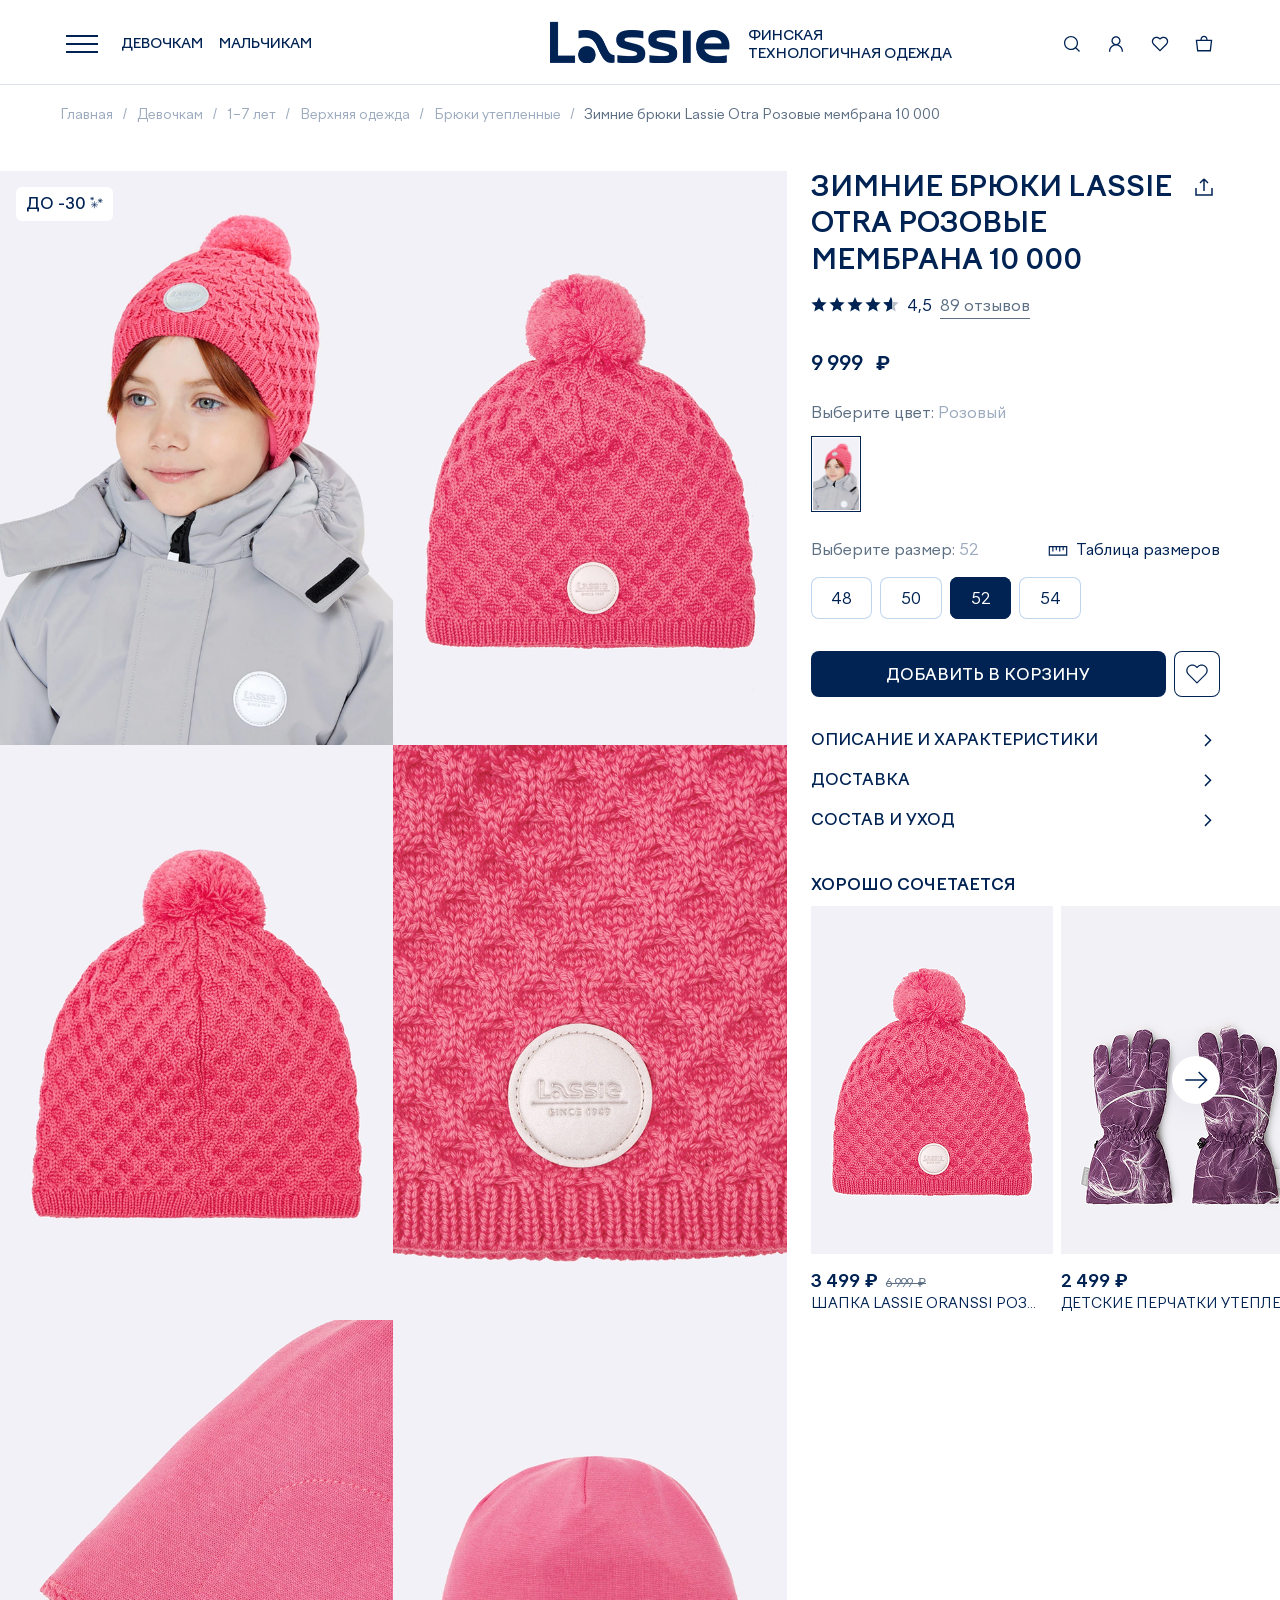
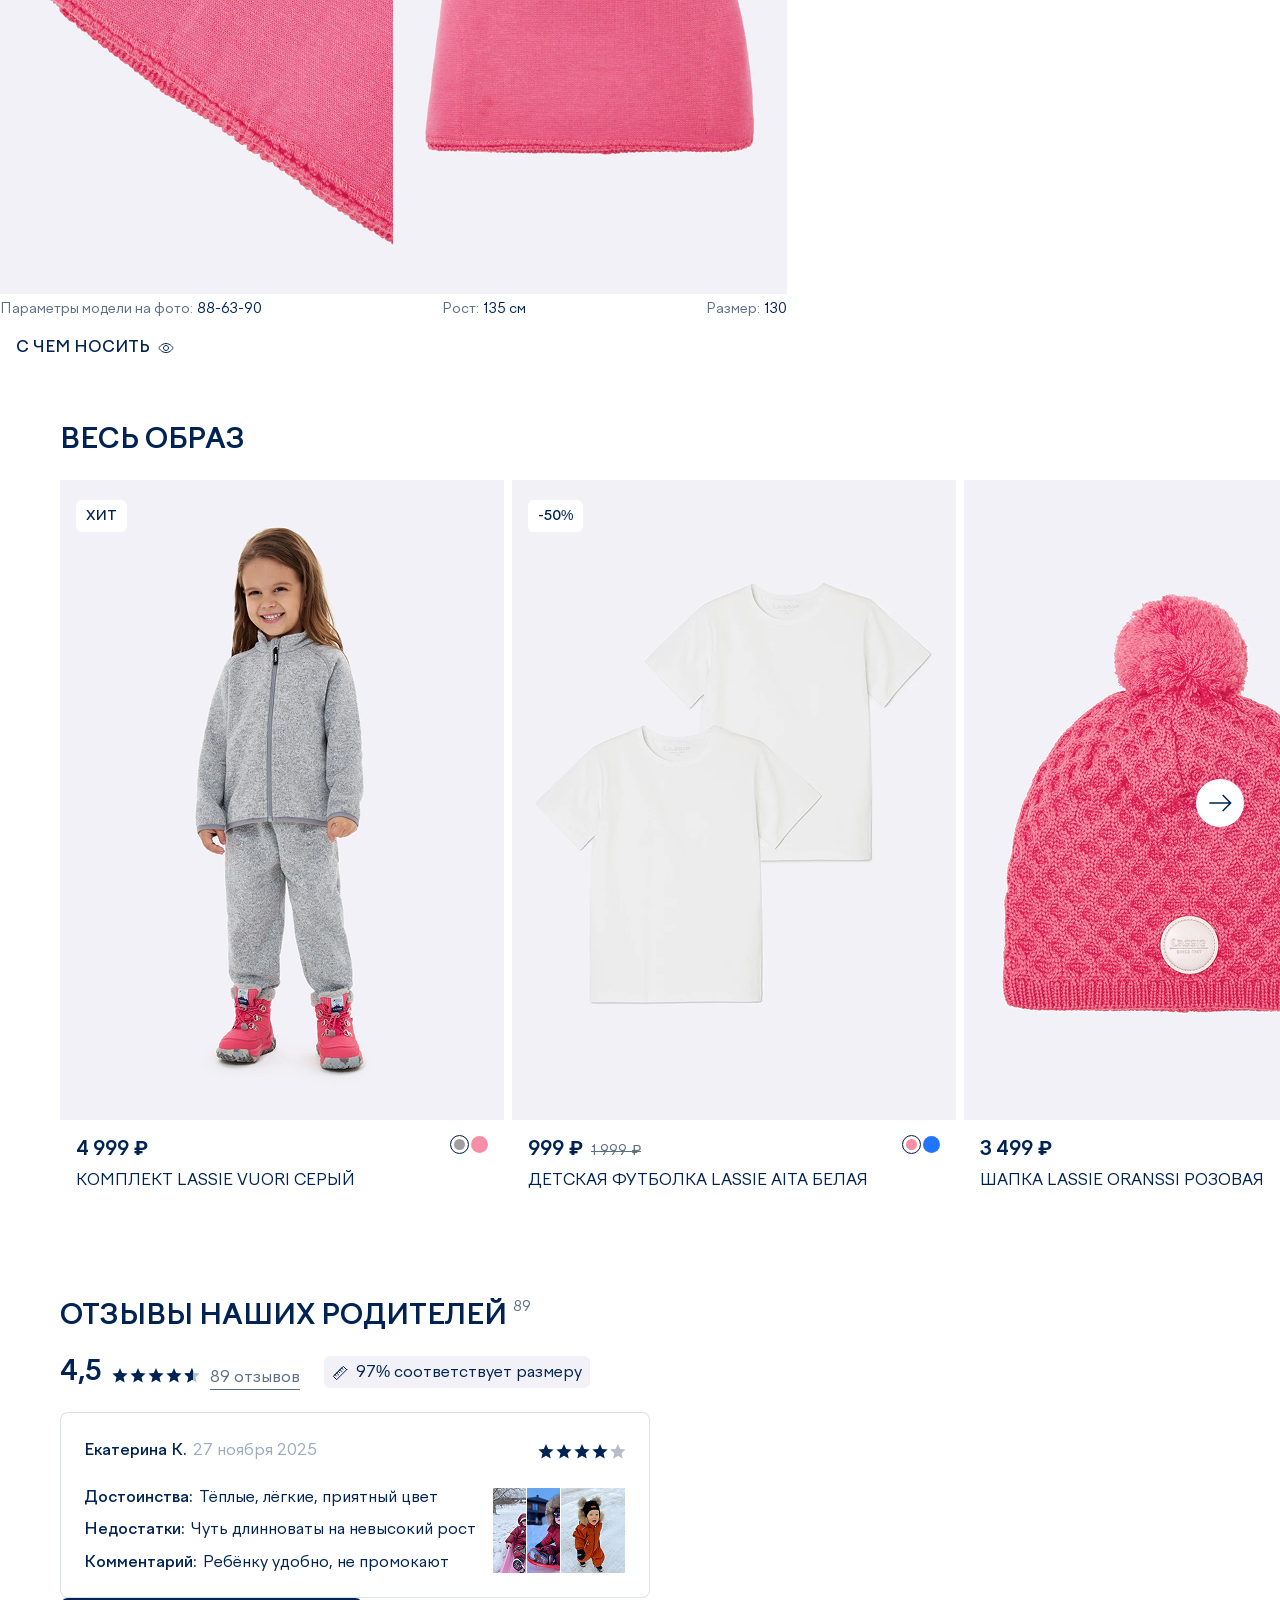
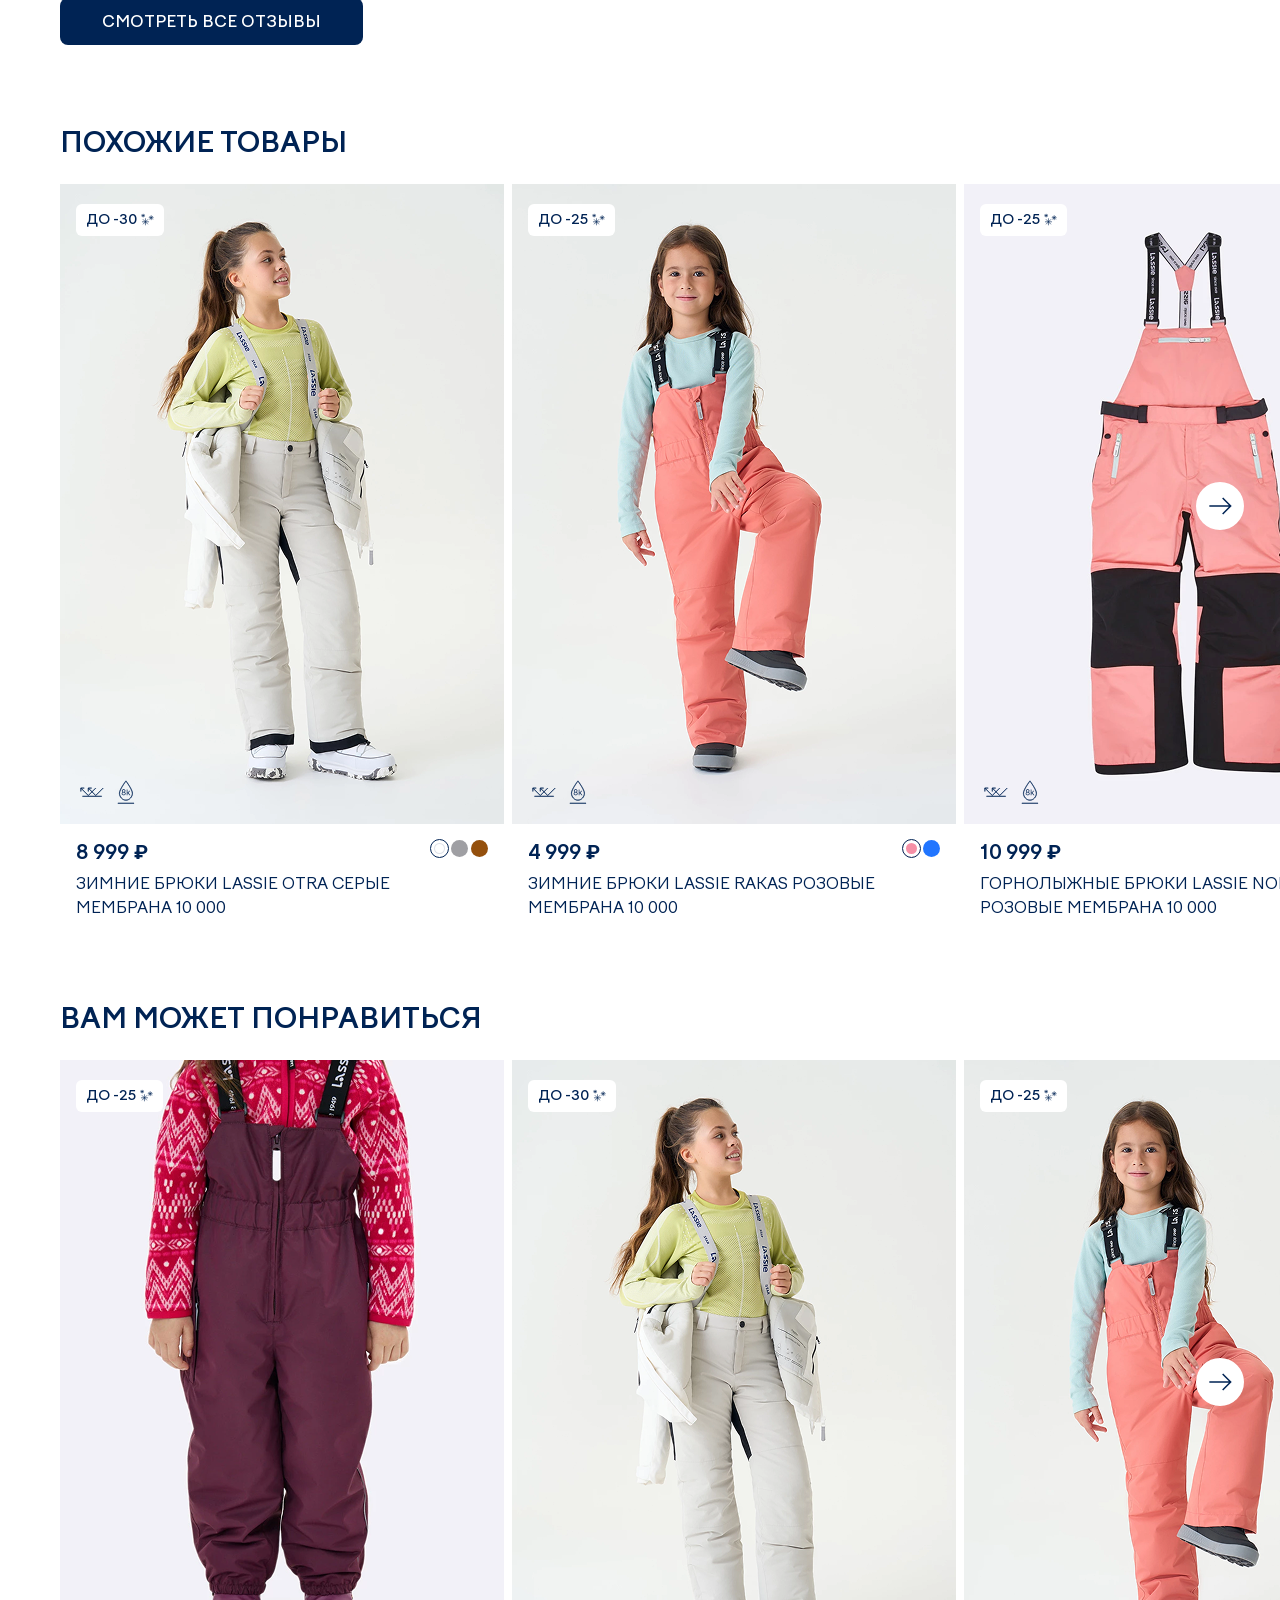
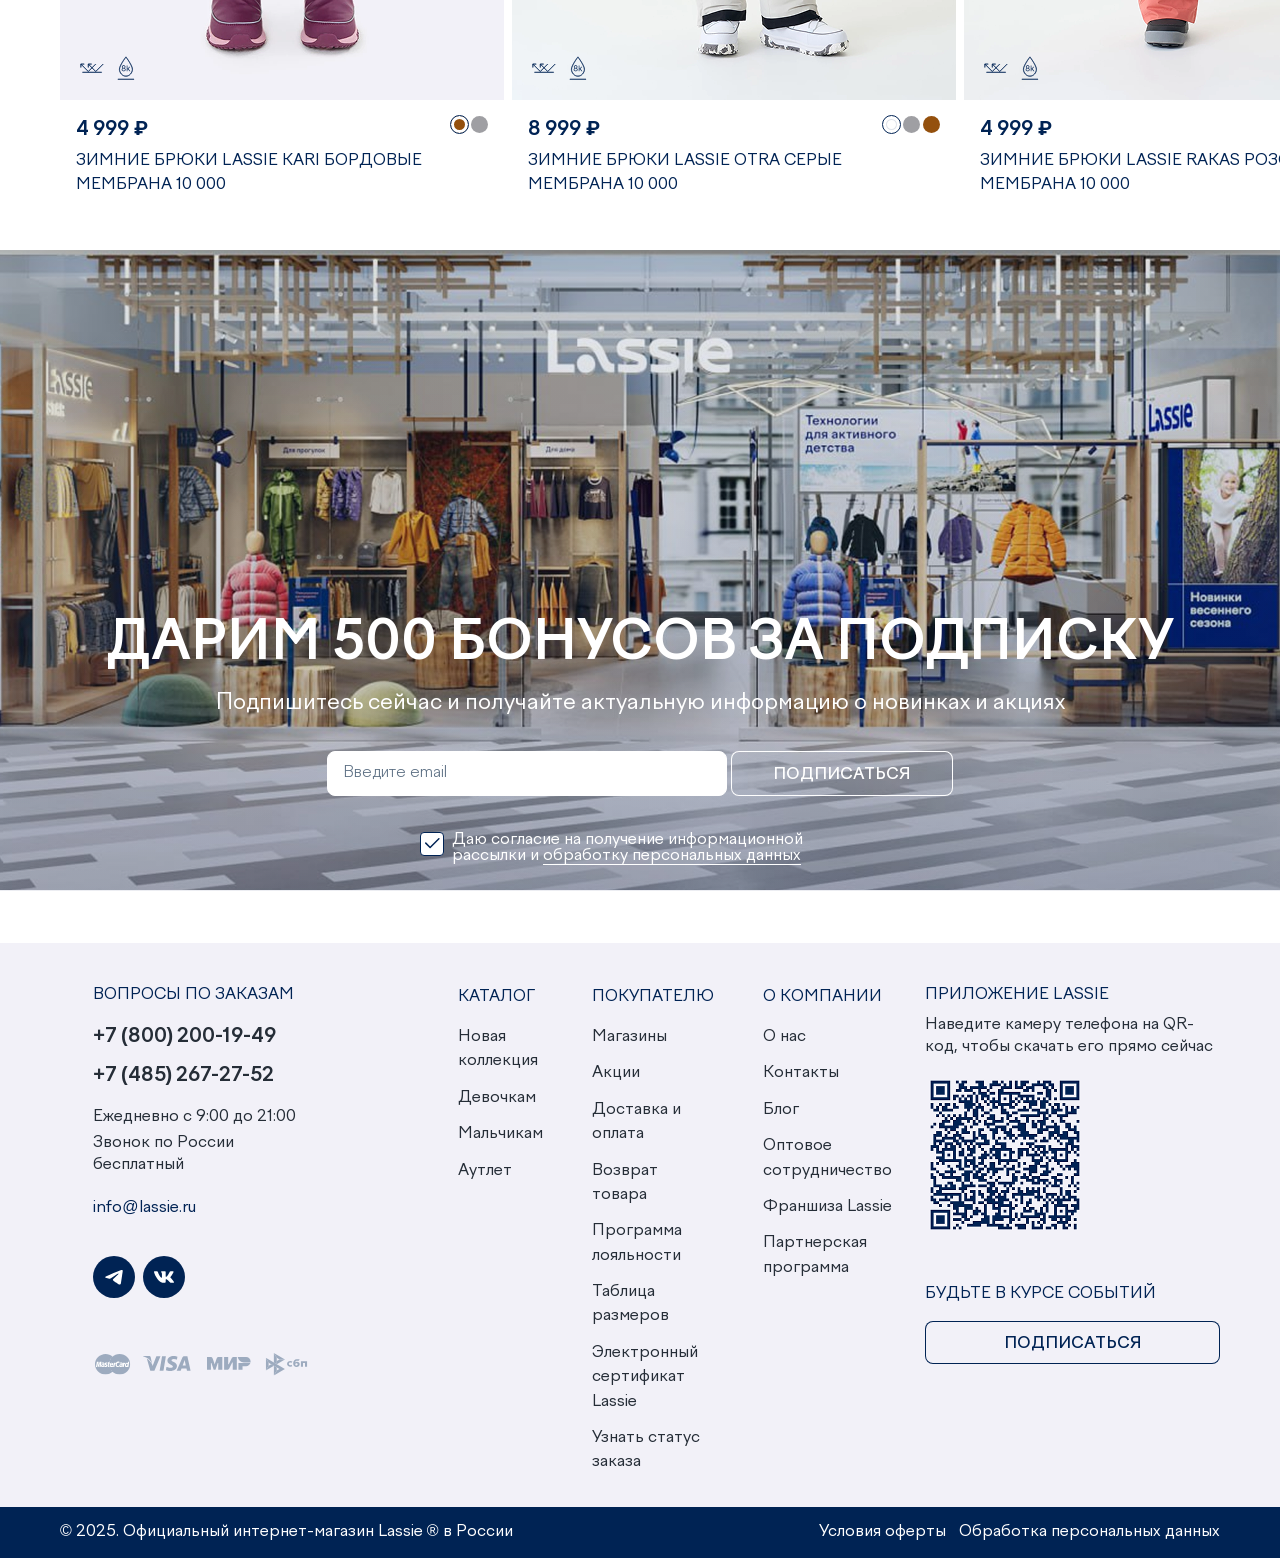
<file: catalog-item-max.html>
<!DOCTYPE html>
<html lang="ru">
<head>
<meta http-equiv="Content-Type" content="text/html; charset=utf-8" />
<meta name="HandheldFriendly" content="true">
<meta name="viewport" content="width=device-width, initial-scale=1, maximum-scale=1, user-scalable=0">
<meta name="theme-color" content="#cccccc">
<meta property="og:title" content="Lassie - Финская технологичная одежда - страница товара" />
<meta property="og:image" content="img/app.png" />
<!--[if lt IE 9]>
      <script src="https://oss.maxcdn.com/libs/html5shiv/3.7.0/html5shiv.js"></script>
      <script src="https://oss.maxcdn.com/libs/respond.js/1.4.2/respond.min.js"></script>
<![endif] -->
<link rel="preconnect" href="https://fonts.googleapis.com">
<link href="https://fonts.googleapis.com/css2?family=Roboto:wght@400;500;700&display=swap" rel="stylesheet">
<!-- Styles -->
<link href="style.css" rel="stylesheet" type="text/css">
<link href="mobile.css" rel="stylesheet" type="text/css">

<link href="img/app.png" rel="shortcut icon">
<link href="img/app.png" rel="apple-touch-icon-precomposed">
<link href="img/app.png" sizes="114x114" rel="apple-touch-icon-precomposed">
<link href="img/app.png" sizes="72x72" rel="apple-touch-icon-precomposed">

<title>Lassie - Финская технологичная одежда - страница товара</title>
</head>
<body>
	<!-- Mobile Menu -->
	<div id="menu-phone" class="popup">
		<div class="flex popup-big__box">
			<div class="flex popup-content">
				<div class="popup-header flex">
					<h3>Меню</h3>
					<div class="popup-btns flex">
						<a href="javascript:void(0)"><i class="icon search-icon"></i></a>
						<button class="menu-btn"><span></span><span></span><span></span></button>
					</div>
				</div>
				
				<div class="flex popup-content__box">
					<div class="popup-scroll">
						<nav>
							<ul class="menu-box">
								<li><a href="#">Каталог</a></li>
								<li><a href="#">Магазины</a></li>
								<li><a href="#">Доставка и оплата</a></li>
								<li><a href="#">Контакты</a></li>
								<li class="parent">
									<a href="#">Покупателю</a>
									<ul class="child-menu">
										<li><a href="#">Акции</a></li>
										<li><a href="#">Возврат товара</a></li>
										<li><a href="#">Программа лояльности</a></li>
										<li><a href="#">Таблица размеров</a></li>
										<li><a href="#">Электронный сертификат Lassie</a></li>
										<li><a href="#" data-popup data-link="status" data-bg data-animation="right">Узнать статус заказа</a></li>
									</ul>
								</li>
								<li class="parent">
									<a href="#">О компании</a>
									<ul class="child-menu">
										<li><a href="#">О нас</a></li>
										<li><a href="#">Блог</a></li>
										<li><a href="#">Оптовое сотрудничество</a></li>
										<li><a href="#">Франшиза Lassie</a></li>
										<li><a href="#">Партнерская программа</a></li>
									</ul>
								</li>
							</ul>
						</nav>

						<a href="javascript:void(0)" class="menu-location flex" data-popup data-animation="right" data-bg data-link="city-select">
							<div class="flex">
								<i class="icon location-icon"></i>
								Омск
							</div>
						</a>

						<div class="footer-phone">
							<a href="tel:+78002001949">+7 (800) 200-19-49</a>
							<a href="tel:+74852672752">+7 (485) 267-27-52</a>
						</div>
						<div class="footer-phone__txt">
							<span>Ежедневно с 9:00 до 21:00</span>
							<span>Звонок по России бесплатный</span>
						</div>
						<a href="mailto:info@lassie.ru" class="email-link">info@lassie.ru</a>
						<div class="soc-list flex">
							<a href="javascript:void(0)"><i class="icon telegram-icon"></i></a>
							<a href="javascript:void(0)"><i class="icon vk-icon"></i></a>
						</div>

						<div class="footer-qr__box">
							<h4>приложение lassie</h4>
						</div>

						<div class="flex ph app-download__links">
							<a href="javascript:void(0)" target="_blank"><img src="img/download-google.svg" alt="title" title="title" /></a>
							<a href="javascript:void(0)" target="_blank"><img src="img/download-app.svg" alt="title" title="title" /></a>
						</div>
					</div>
				</div>
			</div>
		</div>
	</div>
	<!-- /Mobile Menu -->
	<!-- Catalog Menu -->
	<div id="catalog-menu" class="popup">
		<div class="flex popup-big__box">
			<div class="flex popup-content">
				<div class="popup-header flex">
					<h3>Каталог</h3>
					<div class="popup-btns flex">
						<a href="javascript:void(0)"><i class="icon search-icon"></i></a>
						<button class="close"><span></span><span></span></button>
					</div>
				</div>
				
				<div class="flex popup-content__box">
					<div class="popup-scroll">
						<nav>
							<ul class="menu-box">
								<li><a href="#">Черная пятница -50%</a></li>
								<li class="parent">
									<a href="#">Девочкам 1-7 лет</a>
									<ul class="child-menu">
										<li class="parent">
											<a href="#">Верхняя одежда</a>
											<ul class="child-menu">
												<li><a href="#">Куртки</a></li>
												<li><a href="#">Пуховики</a></li>
												<li><a href="#">Комбинезоны утепленные</a></li>
												<li><a href="#">Брюки утепленные</a></li>
												<li><a href="#">Комплекты утепленные</a></li>
											</ul>
										</li>
										<li><a href="#">Промежуточный слой</a></li>
										<li><a href="#">Повседневная одежда</a></li>
										<li><a href="#">Белье и одежда для дома</a></li>
										<li><a href="#">Обувь</a></li>
										<li><a href="#">Аксессуары</a></li>
									</ul>
								</li>
								<li class="parent">
									<a href="#">Мальчикам 1-7 лет</a>
									<ul class="child-menu">
										<li class="parent">
											<a href="#">Верхняя одежда</a>
											<ul class="child-menu">
												<li><a href="#">Куртки</a></li>
												<li><a href="#">Пуховики</a></li>
												<li><a href="#">Комбинезоны утепленные</a></li>
												<li><a href="#">Брюки утепленные</a></li>
												<li><a href="#">Комплекты утепленные</a></li>
											</ul>
										</li>
										<li><a href="#">Промежуточный слой</a></li>
										<li><a href="#">Повседневная одежда</a></li>
										<li><a href="#">Белье и одежда для дома</a></li>
										<li><a href="#">Обувь</a></li>
										<li><a href="#">Аксессуары</a></li>
									</ul>
								</li>
								<li class="parent">
									<a href="#">Девочкам 8-14 лет</a>
									<ul class="child-menu">
										<li class="parent">
											<a href="#">Верхняя одежда</a>
											<ul class="child-menu">
												<li><a href="#">Куртки</a></li>
												<li><a href="#">Пуховики</a></li>
												<li><a href="#">Комбинезоны утепленные</a></li>
												<li><a href="#">Брюки утепленные</a></li>
												<li><a href="#">Комплекты утепленные</a></li>
											</ul>
										</li>
										<li><a href="#">Промежуточный слой</a></li>
										<li><a href="#">Повседневная одежда</a></li>
										<li><a href="#">Белье и одежда для дома</a></li>
										<li><a href="#">Обувь</a></li>
										<li><a href="#">Аксессуары</a></li>
									</ul>
								</li>
								<li class="parent">
									<a href="#">Мальчикам 8-14 лет</a>
									<ul class="child-menu">
										<li class="parent">
											<a href="#">Верхняя одежда</a>
											<ul class="child-menu">
												<li><a href="#">Куртки</a></li>
												<li><a href="#">Пуховики</a></li>
												<li><a href="#">Комбинезоны утепленные</a></li>
												<li><a href="#">Брюки утепленные</a></li>
												<li><a href="#">Комплекты утепленные</a></li>
											</ul>
										</li>
										<li><a href="#">Промежуточный слой</a></li>
										<li><a href="#">Повседневная одежда</a></li>
										<li><a href="#">Белье и одежда для дома</a></li>
										<li><a href="#">Обувь</a></li>
										<li><a href="#">Аксессуары</a></li>
									</ul>
								</li>
								<li><a href="#">Avela</a></li>
								<li><a href="#">Reima</a></li>
								<li class="sale-link"><a href="#">Аутлет</a></li>
							</ul>
						</nav>
					</div>
				</div>
			</div>
		</div>
	</div>
	<!-- /Catalog Menu -->
	<!-- City -->
	<!-- <div class="wrapper">
		<div id="city" class="popup" data-message>
			<div class="popup-container">
				<div class="popup-box">
					<div class="close"><button><i class="icon delete-icon"></i></button></div>
					<h4>Ваш город — <span>Петропавловск-камчатский</span>?</h4>
					От города зависит стоимость и время доставки
					<div class="flex">
						<button class="btn" data-close>Да, верно</button>
						<button class="btn btn-border" data-popup data-link="city-select" data-bg data-animation>Нет, изменить</button>
					</div>
				</div>
			</div>
		</div>
	</div> -->
	<!-- /City -->
	<!-- App Banner -->
	<!-- <div class="app-banner popup hide" data-message>
		<div class="wrapper flex">
			<div class="app-banner__column flex app-banner__column-txt">
				<div class="app-banner__icon flex">
					<img src="img/app.png" alt="title" title="title" />
					<div class="app-banner__txt-box">
						<div class="app-stars__list"><img src="img/stars.svg" alt="title" title="title" /></div>
						Рейтинг 4,4
					</div>
				</div>
				<div class="app-banner__txt pc">
					<h4>Дарим 500 бонусов</h4>
					За первую установку приложения
				</div>
				<div class="app-banner__txt ph">
					<h4>В приложении удобнее</h4>
					Дарим 500 бонусов за первую установку приложения
				</div>
			</div>
			<div class="app-banner__column flex app-banner__column-btn">
				<div class="app-banner__list flex">
					<img src="img/app-store.svg" alt="title" title="title" />
					<img src="img/google-play.svg" alt="title" title="title" />
					<img src="img/app-gallery.svg" alt="title" title="title" />
					<img src="img/ru-store.svg" alt="title" title="title" />
				</div>
				<div class="app-btn__box">
					<div class="app-download__box">
						<div class="flex">
							<div class="app-download__img">
								<img src="img/qr-code-white.png" alt="title" title="title" />
							</div>
							<div class="app-download__txt">
								<h4>Отсканируйте с помощью телефона</h4>
								<input value="https://123456.redirect.app" id="app-link" />
								<button id="app-btn">Скопировать ссылку</button>
							</div>
						</div>
					</div>
					<button class="btn pc" id="app-download">Установить</button>
				</div>
				<button class="btn ph">Открыть</button>
			</div>
		
			<div class="close"><button><i class="icon close-icon"></i></button></div>
		</div>
	</div> -->
	<!-- /App Banner -->
	<!-- Tabber -->
	<div class="tabber-menu__box">
		<div class="tabber-menu__list flex">
			<!-- Tabber Item -->
			<div class="tabber-menu__item selected">
				<a href="javascript:void(0)" data-popup data-animation data-bg data-link="catalog-menu" data-index>
					<div>
						<i class="icon catalog-menu"></i>
					</div>
					<span>Каталог</span>
				</a>
			</div>
			<!-- /Tabber Item -->
			<!-- Tabber Item -->
			<div class="tabber-menu__item">
				<a href="javascript:void(0)">
					<div>
						<i class="icon like-menu"></i>
					</div>
					<span>Избранное</span>
				</a>
			</div>
			<!-- /Tabber Item -->
			<!-- Tabber Item -->
			<div class="tabber-menu__item">
				<a href="javascript:void(0)">
					<div>
						<i class="icon home-menu"></i>
					</div>
					<span>Главная</span>
				</a>
			</div>
			<!-- /Tabber Item -->
			<!-- Tabber Item -->
				<div class="tabber-menu__item">
					<a href="javascript:void(0)" data-popup data-animation="right" data-bg data-link="basket">
						<div>
							<i class="icon basket-menu"></i>
							<span class="basket-num__box cart-num__box mobile-cart-num__box" aria-hidden="true">0</span>
						</div>
						<span>Корзина</span>
					</a>
				</div>
			<!-- /Tabber Item -->
			<!-- Tabber Item -->
			<div class="tabber-menu__item">
				<a href="javascript:void(0)">
					<div>
						<i class="icon user-menu"></i>
					</div>
					<span>Профиль</span>
				</a>
			</div>
			<!-- /Tabber Item -->
		</div>
	</div>
	<!-- /Tabber -->
	<!-- Header -->
	<header class="page-header">
		<div class="wrapper flex">
			<!-- Left Menu -->
			<div class="flex header-menu__box">
				<button class="menu-btn"><span></span><span></span><span></span></button>
				<div class="menu-category__box flex">
					<a href="javascript:void(0)" data-link="menu-girl">Девочкам</a>
					<a href="javascript:void(0)" data-link="menu-boy">Мальчикам</a>
				</div>
			</div>
			<!-- /Left Menu -->
			<!-- Menu -->
			<div id="menu" class="popup">
				<div class="menu-header__box">
					<nav>
						<ul class="menu-box">
							<li><a href="#">Черная пятница -50%</a></li>
							
							<li class="parent">
								<a href="#">Девочкам 1-7 лет</a>
								<ul class="child-menu column">
									<li>
										<a href="#">Верхняя одежда</a>
										<ul class="child-menu__cat">
											<li><a href="#">Куртки</a></li>
											<li><a href="#">Комплекты</a></li>
											<li><a href="#">Комбинезоны</a></li>
											<li><a href="#">Брюки утепленные</a></li>
											<li><a href="#">Пуховики</a></li>
											<li><a href="#">Жилетки</a></li>
										</ul>
									</li>
									<li>
										<a href="#">Промежуточный слой</a>
										<ul class="child-menu__cat">
											<li><a href="#">Флис и шерсть</a></li>
											<li><a href="#">Толстовки и худи</a></li>
										</ul>
									</li>
									<li>
										<a href="#">Повседневная одежда</a>
										<ul class="child-menu__cat">
											<li><a href="#">Брюки повседневные</a></li>
											<li><a href="#">Футболки и лонгсливы</a></li>
										</ul>
									</li>
									<li>
										<a href="#">Белье и одежда для дома</a>
										<ul class="child-menu__cat">
											<li><a href="#">Термобелье</a></li>
											<li><a href="#">Одежда для сна</a></li>
											<li><a href="#">Нижнее белье</a></li>
										</ul>
									</li>
									<li>
										<a href="#">Обувь</a>
										<ul class="child-menu__cat">
											<li><a href="#">Ботинки</a></li>
											<li><a href="#">Кроссовки и кеды</a></li>
											<li><a href="#">Резиновые сапоги</a></li>
											<li><a href="#">Сапоги</a></li>
											<li><a href="#">Туфли</a></li>
											<li><a href="#">Обувные аксессуары</a></li>
										</ul>
									</li>
									<li>
										<a href="#">Аксессуары</a>
										<ul class="child-menu__cat">
											<li><a href="#">Варежки</a></li>
											<li><a href="#">Перчатки</a></li>
											<li><a href="#">Носки и колготки</a></li>
											<li><a href="#">Рюкзаки и сумки</a></li>
											<li><a href="#">Шапки</a></li>
											<li><a href="#">Шарфы и горловины</a></li>
											<li><a href="#">Полезные мелочи</a></li>
										</ul>
									</li>
								</ul>
							</li>
							
							<li class="parent">
								<a href="#">Мальчикам 1-7 лет</a>
								<ul class="child-menu column">
									<li>
										<a href="#">Верхняя одежда</a>
										<ul class="child-menu__cat">
											<li><a href="#">Куртки</a></li>
											<li><a href="#">Комплекты</a></li>
											<li><a href="#">Комбинезоны</a></li>
											<li><a href="#">Брюки утепленные</a></li>
											<li><a href="#">Пуховики</a></li>
											<li><a href="#">Жилетки</a></li>
										</ul>
									</li>
									<li>
										<a href="#">Промежуточный слой</a>
										<ul class="child-menu__cat">
											<li><a href="#">Флис и шерсть</a></li>
											<li><a href="#">Толстовки и худи</a></li>
										</ul>
									</li>
									<li>
										<a href="#">Повседневная одежда</a>
										<ul class="child-menu__cat">
											<li><a href="#">Брюки повседневные</a></li>
											<li><a href="#">Футболки и лонгсливы</a></li>
										</ul>
									</li>
									<li>
										<a href="#">Белье и одежда для дома</a>
										<ul class="child-menu__cat">
											<li><a href="#">Термобелье</a></li>
											<li><a href="#">Одежда для сна</a></li>
											<li><a href="#">Нижнее белье</a></li>
										</ul>
									</li>
									<li>
										<a href="#">Обувь</a>
										<ul class="child-menu__cat">
											<li><a href="#">Ботинки</a></li>
											<li><a href="#">Кроссовки и кеды</a></li>
											<li><a href="#">Резиновые сапоги</a></li>
											<li><a href="#">Сапоги</a></li>
											<li><a href="#">Туфли</a></li>
											<li><a href="#">Обувные аксессуары</a></li>
										</ul>
									</li>
									<li>
										<a href="#">Аксессуары</a>
										<ul class="child-menu__cat">
											<li><a href="#">Варежки</a></li>
											<li><a href="#">Перчатки</a></li>
											<li><a href="#">Носки и колготки</a></li>
											<li><a href="#">Рюкзаки и сумки</a></li>
											<li><a href="#">Шапки</a></li>
											<li><a href="#">Шарфы и горловины</a></li>
											<li><a href="#">Полезные мелочи</a></li>
										</ul>
									</li>
								</ul>
							</li>
							
							<li class="parent">
								<a href="#">Девочкам 8-14 лет</a>
								<ul class="child-menu column">
									<li>
										<a href="#">Верхняя одежда</a>
										<ul class="child-menu__cat">
											<li><a href="#">Куртки</a></li>
											<li><a href="#">Комплекты</a></li>
											<li><a href="#">Комбинезоны</a></li>
											<li><a href="#">Брюки утепленные</a></li>
											<li><a href="#">Пуховики</a></li>
											<li><a href="#">Жилетки</a></li>
										</ul>
									</li>
									<li>
										<a href="#">Промежуточный слой</a>
										<ul class="child-menu__cat">
											<li><a href="#">Флис и шерсть</a></li>
											<li><a href="#">Толстовки и худи</a></li>
											<li><a href="#">Свитеры и кардиганы</a></li>
										</ul>
									</li>
									<li>
										<a href="#">Повседневная одежда</a>
										<ul class="child-menu__cat">
											<li><a href="#">Брюки повседневные</a></li>
											<li><a href="#">Джинсы</a></li>
											<li><a href="#">Леггинсы</a></li>
											<li><a href="#">Рубашки</a></li>
											<li><a href="#">Футболки и лонгсливы</a></li>
										</ul>
									</li>
									<li>
										<a href="#">Белье и одежда для дома</a>
										<ul class="child-menu__cat">
											<li><a href="#">Термобелье</a></li>
											<li><a href="#">Одежда для сна</a></li>
											<li><a href="#">Нижнее белье</a></li>
										</ul>
									</li>
									<li>
										<a href="#">Обувь</a>
										<ul class="child-menu__cat">
											<li><a href="#">Ботинки</a></li>
											<li><a href="#">Кроссовки и кеды</a></li>
											<li><a href="#">Резиновые сапоги</a></li>
											<li><a href="#">Сапоги</a></li>
											<li><a href="#">Обувные аксессуары</a></li>
										</ul>
									</li>
									<li>
										<a href="#">Аксессуары</a>
										<ul class="child-menu__cat">
											<li><a href="#">Варежки</a></li>
											<li><a href="#">Перчатки</a></li>
											<li><a href="#">Носки и колготки</a></li>
											<li><a href="#">Рюкзаки и сумки</a></li>
											<li><a href="#">Шапки</a></li>
											<li><a href="#">Полезные мелочи</a></li>
										</ul>
									</li>
								</ul>
							</li>
							
							<li class="parent">
								<a href="#">Мальчикам 8-14 лет</a>
								<ul class="child-menu column">
									<li>
										<a href="#">Верхняя одежда</a>
										<ul class="child-menu__cat">
											<li><a href="#">Куртки</a></li>
											<li><a href="#">Комплекты</a></li>
											<li><a href="#">Комбинезоны</a></li>
											<li><a href="#">Брюки утепленные</a></li>
											<li><a href="#">Пуховики</a></li>
											<li><a href="#">Жилетки</a></li>
										</ul>
									</li>
									<li>
										<a href="#">Промежуточный слой</a>
										<ul class="child-menu__cat">
											<li><a href="#">Флис и шерсть</a></li>
											<li><a href="#">Толстовки и худи</a></li>
											<li><a href="#">Свитеры и кардиганы</a></li>
										</ul>
									</li>
									<li>
										<a href="#">Повседневная одежда</a>
										<ul class="child-menu__cat">
											<li><a href="#">Брюки повседневные</a></li>
											<li><a href="#">Джинсы</a></li>
											<li><a href="#">Леггинсы</a></li>
											<li><a href="#">Рубашки</a></li>
											<li><a href="#">Футболки и лонгсливы</a></li>
										</ul>
									</li>
									<li>
										<a href="#">Белье и одежда для дома</a>
										<ul class="child-menu__cat">
											<li><a href="#">Термобелье</a></li>
											<li><a href="#">Одежда для сна</a></li>
											<li><a href="#">Нижнее белье</a></li>
										</ul>
									</li>
									<li>
										<a href="#">Обувь</a>
										<ul class="child-menu__cat">
											<li><a href="#">Ботинки</a></li>
											<li><a href="#">Кроссовки и кеды</a></li>
											<li><a href="#">Резиновые сапоги</a></li>
											<li><a href="#">Сапоги</a></li>
											<li><a href="#">Обувные аксессуары</a></li>
										</ul>
									</li>
									<li>
										<a href="#">Аксессуары</a>
										<ul class="child-menu__cat">
											<li><a href="#">Варежки</a></li>
											<li><a href="#">Перчатки</a></li>
											<li><a href="#">Носки и колготки</a></li>
											<li><a href="#">Рюкзаки и сумки</a></li>
											<li><a href="#">Шапки</a></li>
											<li><a href="#">Полезные мелочи</a></li>
										</ul>
									</li>
								</ul>
							</li>
							
							<li><a href="#">Avela</a></li>
							<li><a href="#">Reima</a></li>
							<li class="sale-link"><a href="#">Аутлет</a></li>
						</ul>
						
						<ul class="menu-all__links">
							<li><a href="#">Магазины</a></li>
							<li><a href="#">Доставка и оплата</a></li>
							<li><a href="#">Контакты</a></li>
							<li class="parent">
								<a href="#">Покупателю</a>
								<ul class="child-menu">
									<li><a href="#">Акции</a></li>
									<li><a href="#">Возврат товара</a></li>
									<li><a href="#">Программа лояльности</a></li>
									<li><a href="#">Таблица размеров</a></li>
									<li><a href="#">Электронный сертификат Lassie</a></li>
									<li><a href="#" data-popup data-link="status" data-bg data-animation="right">Узнать статус заказа</a></li>
								</ul>
							</li>
							<li class="parent">
								<a href="#">О компании</a>
								<ul class="child-menu">
									<li><a href="#">О нас</a></li>
									<li><a href="#">Блог</a></li>
									<li><a href="#">Оптовое сотрудничество</a></li>
									<li><a href="#">Франшиза Lassie</a></li>
									<li><a href="#">Партнерская программа</a></li>
								</ul>
							</li>
						</ul>

						<a href="javascript:void(0)" class="menu-location flex" data-popup data-animation="right" data-bg data-link="city-select">
							<div class="flex">
								<i class="icon location-icon"></i>
								Омск
							</div>
						</a>
					</nav>
				</div>
				<div class="black-bg"></div>
			</div>
			<!-- /Menu -->
			<!-- Menu -->
			<div id="menu-girl" class="popup popup-menu">
				<div class="menu-header__box">
					<div class="flex tabs-menu">
						<div class="tab-menu active" data-link="menu-content1">1-7 лет</div>
						<div class="tab-menu" data-link="menu-content2">8-14 лет</div>
					</div>
					<div id="menu-content1" class="menu-content" style="display:block;">
						<nav>
							<ul class="child-menu column">
								<li>
									<a href="#">Верхняя одежда</a>
									<ul class="child-menu__cat">
										<li><a href="#">Куртки</a></li>
										<li><a href="#">Комплекты</a></li>
										<li><a href="#">Комбинезоны</a></li>
										<li><a href="#">Брюки утепленные</a></li>
										<li><a href="#">Пуховики</a></li>
										<li><a href="#">Жилетки</a></li>
									</ul>
								</li>
								<li>
									<a href="#">Промежуточный слой</a>
									<ul class="child-menu__cat">
										<li><a href="#">Флис и шерсть</a></li>
										<li><a href="#">Толстовки и худи</a></li>
									</ul>
								</li>
								<li>
									<a href="#">Повседневная одежда</a>
									<ul class="child-menu__cat">
										<li><a href="#">Брюки повседневные</a></li>
										<li><a href="#">Футболки и лонгсливы</a></li>
									</ul>
								</li>
								<li>
									<a href="#">Белье и одежда для дома</a>
									<ul class="child-menu__cat">
										<li><a href="#">Термобелье</a></li>
										<li><a href="#">Одежда для сна</a></li>
										<li><a href="#">Нижнее белье</a></li>
									</ul>
								</li>
								<li>
									<a href="#">Обувь</a>
									<ul class="child-menu__cat">
										<li><a href="#">Ботинки</a></li>
										<li><a href="#">Кроссовки и кеды</a></li>
										<li><a href="#">Резиновые сапоги</a></li>
										<li><a href="#">Сапоги</a></li>
										<li><a href="#">Туфли</a></li>
										<li><a href="#">Обувные аксессуары</a></li>
									</ul>
								</li>
								<li>
									<a href="#">Аксессуары</a>
									<ul class="child-menu__cat">
										<li><a href="#">Варежки</a></li>
										<li><a href="#">Перчатки</a></li>
										<li><a href="#">Носки и колготки</a></li>
										<li><a href="#">Рюкзаки и сумки</a></li>
										<li><a href="#">Шапки</a></li>
										<li><a href="#">Шарфы и горловины</a></li>
										<li><a href="#">Полезные мелочи</a></li>
									</ul>
								</li>
							</ul>
						</nav>
					</div>
					
					<div id="menu-content2" class="menu-content">
						<nav>
							<ul class="child-menu column">
								<li>
									<a href="#">Верхняя одежда</a>
									<ul class="child-menu__cat">
										<li><a href="#">Куртки</a></li>
										<li><a href="#">Комплекты</a></li>
										<li><a href="#">Комбинезоны</a></li>
										<li><a href="#">Брюки утепленные</a></li>
										<li><a href="#">Пуховики</a></li>
										<li><a href="#">Жилетки</a></li>
									</ul>
								</li>
								<li>
									<a href="#">Промежуточный слой</a>
									<ul class="child-menu__cat">
										<li><a href="#">Флис и шерсть</a></li>
										<li><a href="#">Толстовки и худи</a></li>
										<li><a href="#">Свитеры и кардиганы</a></li>
									</ul>
								</li>
								<li>
									<a href="#">Повседневная одежда</a>
									<ul class="child-menu__cat">
										<li><a href="#">Брюки повседневные</a></li>
										<li><a href="#">Джинсы</a></li>
										<li><a href="#">Леггинсы</a></li>
										<li><a href="#">Рубашки</a></li>
										<li><a href="#">Футболки и лонгсливы</a></li>
									</ul>
								</li>
								<li>
									<a href="#">Белье и одежда для дома</a>
									<ul class="child-menu__cat">
										<li><a href="#">Термобелье</a></li>
										<li><a href="#">Одежда для сна</a></li>
										<li><a href="#">Нижнее белье</a></li>
									</ul>
								</li>
								<li>
									<a href="#">Обувь</a>
									<ul class="child-menu__cat">
										<li><a href="#">Ботинки</a></li>
										<li><a href="#">Кроссовки и кеды</a></li>
										<li><a href="#">Резиновые сапоги</a></li>
										<li><a href="#">Сапоги</a></li>
										<li><a href="#">Обувные аксессуары</a></li>
									</ul>
								</li>
								<li>
									<a href="#">Аксессуары</a>
									<ul class="child-menu__cat">
										<li><a href="#">Варежки</a></li>
										<li><a href="#">Перчатки</a></li>
										<li><a href="#">Носки и колготки</a></li>
										<li><a href="#">Рюкзаки и сумки</a></li>
										<li><a href="#">Шапки</a></li>
										<li><a href="#">Полезные мелочи</a></li>
									</ul>
								</li>
							</ul>
						</nav>
					</div>
				</div>
				<div class="black-bg"></div>
			</div>
			<!-- /Menu -->
			<!-- Menu -->
			<div id="menu-boy" class="popup popup-menu">
				<div class="menu-header__box">
					<div class="flex tabs-menu">
						<div class="tab-menu active" data-link="menu-content3">1-7 лет</div>
						<div class="tab-menu" data-link="menu-content4">8-14 лет</div>
					</div>
					<div id="menu-content3" class="menu-content" style="display:block;">
						<nav>
							<ul class="child-menu column">
								<li>
									<a href="#">Верхняя одежда</a>
									<ul class="child-menu__cat">
										<li><a href="#">Куртки</a></li>
										<li><a href="#">Комплекты</a></li>
										<li><a href="#">Комбинезоны</a></li>
										<li><a href="#">Брюки утепленные</a></li>
										<li><a href="#">Пуховики</a></li>
										<li><a href="#">Жилетки</a></li>
									</ul>
								</li>
								<li>
									<a href="#">Промежуточный слой</a>
									<ul class="child-menu__cat">
										<li><a href="#">Флис и шерсть</a></li>
										<li><a href="#">Толстовки и худи</a></li>
									</ul>
								</li>
								<li>
									<a href="#">Повседневная одежда</a>
									<ul class="child-menu__cat">
										<li><a href="#">Брюки повседневные</a></li>
										<li><a href="#">Футболки и лонгсливы</a></li>
									</ul>
								</li>
								<li>
									<a href="#">Белье и одежда для дома</a>
									<ul class="child-menu__cat">
										<li><a href="#">Термобелье</a></li>
										<li><a href="#">Одежда для сна</a></li>
										<li><a href="#">Нижнее белье</a></li>
									</ul>
								</li>
								<li>
									<a href="#">Обувь</a>
									<ul class="child-menu__cat">
										<li><a href="#">Ботинки</a></li>
										<li><a href="#">Кроссовки и кеды</a></li>
										<li><a href="#">Резиновые сапоги</a></li>
										<li><a href="#">Сапоги</a></li>
										<li><a href="#">Туфли</a></li>
										<li><a href="#">Обувные аксессуары</a></li>
									</ul>
								</li>
								<li>
									<a href="#">Аксессуары</a>
									<ul class="child-menu__cat">
										<li><a href="#">Варежки</a></li>
										<li><a href="#">Перчатки</a></li>
										<li><a href="#">Носки и колготки</a></li>
										<li><a href="#">Рюкзаки и сумки</a></li>
										<li><a href="#">Шапки</a></li>
										<li><a href="#">Шарфы и горловины</a></li>
										<li><a href="#">Полезные мелочи</a></li>
									</ul>
								</li>
							</ul>
						</nav>
					</div>
					
					<div id="menu-content4" class="menu-content">
						<nav>
							<ul class="child-menu column">
								<li>
									<a href="#">Верхняя одежда</a>
									<ul class="child-menu__cat">
										<li><a href="#">Куртки</a></li>
										<li><a href="#">Комплекты</a></li>
										<li><a href="#">Комбинезоны</a></li>
										<li><a href="#">Брюки утепленные</a></li>
										<li><a href="#">Пуховики</a></li>
										<li><a href="#">Жилетки</a></li>
									</ul>
								</li>
								<li>
									<a href="#">Промежуточный слой</a>
									<ul class="child-menu__cat">
										<li><a href="#">Флис и шерсть</a></li>
										<li><a href="#">Толстовки и худи</a></li>
										<li><a href="#">Свитеры и кардиганы</a></li>
									</ul>
								</li>
								<li>
									<a href="#">Повседневная одежда</a>
									<ul class="child-menu__cat">
										<li><a href="#">Брюки повседневные</a></li>
										<li><a href="#">Джинсы</a></li>
										<li><a href="#">Леггинсы</a></li>
										<li><a href="#">Рубашки</a></li>
										<li><a href="#">Футболки и лонгсливы</a></li>
									</ul>
								</li>
								<li>
									<a href="#">Белье и одежда для дома</a>
									<ul class="child-menu__cat">
										<li><a href="#">Термобелье</a></li>
										<li><a href="#">Одежда для сна</a></li>
										<li><a href="#">Нижнее белье</a></li>
									</ul>
								</li>
								<li>
									<a href="#">Обувь</a>
									<ul class="child-menu__cat">
										<li><a href="#">Ботинки</a></li>
										<li><a href="#">Кроссовки и кеды</a></li>
										<li><a href="#">Резиновые сапоги</a></li>
										<li><a href="#">Сапоги</a></li>
										<li><a href="#">Обувные аксессуары</a></li>
									</ul>
								</li>
								<li>
									<a href="#">Аксессуары</a>
									<ul class="child-menu__cat">
										<li><a href="#">Варежки</a></li>
										<li><a href="#">Перчатки</a></li>
										<li><a href="#">Носки и колготки</a></li>
										<li><a href="#">Рюкзаки и сумки</a></li>
										<li><a href="#">Шапки</a></li>
										<li><a href="#">Полезные мелочи</a></li>
									</ul>
								</li>
							</ul>
						</nav>
					</div>
				</div>
				<div class="black-bg"></div>
			</div>
			<!-- /Menu -->
			<!-- Logo -->
			<div class="header-logo__box flex">
				<img src="img/lassie-logo.png" alt="Lassie - Финская технологичная одежда" title="Lassie - Финская технологичная одежда" />
				<div class="logo-title__box">Финская технологичная одежда</div>
			</div>
			<!-- /Logo -->
			<!-- Right Menu -->
			<div class="flex header-menu__links">
				<a href="#"><i class="icon search-icon"></i></a>
				<a href="#"><i class="icon user-icon"></i></a>
				<a href="#"><i class="icon like-icon"></i></a>
					<a href="#" data-popup data-animation="right" data-bg data-link="basket"><i class="icon basket-icon"></i><span class="basket-num__box cart-num__box" aria-hidden="true">0</span></a>
				</div>
			<!-- /Right Menu -->
		</div>
		<div class="filters-header item-header">
			
		</div>
	</header>
	<!-- /Header -->
	<!-- Content -->
	<main>
		<!-- Catalog -->
		<section id="catalog" class="wrapper">
			<!-- Breadcrumbs -->
			<div class="breadcrumbs pc">
				<a href="#">Главная</a>
				<a href="#">Девочкам</a>
				<a href="#">1–7 лет</a>
				<a href="#">Верхняя одежда</a>
				<a href="#">Брюки утепленные</a>
				<span>Зимние брюки Lassie Otra Розовые мембрана 10 000</span>
			</div>
			<!-- /Breadcrumbs -->
			<!-- Item -->
			<div class="product-item__box flex">
				<!-- Gallery -->
                <div class="product-item__gallery">
	                <div class="label">до -30<i class="icon snow-icon"></i></div>
	                <div class="product-gallery grid col-2">
		                <div class="product-gallery__item active"><img src="img/item/item1.png" alt="title" title="title" /></div>
		                <div class="product-gallery__item"><img src="img/item/item2.png" alt="title" title="title" /></div>
		                <div class="product-gallery__item"><img src="img/item/item3.png" alt="title" title="title" /></div>
		                <div class="product-gallery__item"><img src="img/item/item4.png" alt="title" title="title" /></div>
		                <div class="product-gallery__item"><img src="img/item/item5.png" alt="title" title="title" /></div>
		                <div class="product-gallery__item"><img src="img/item/item6.png" alt="title" title="title" /></div>
	            </div>
	            <div class="product-info__box flex">
		            <div>Параметры модели на фото:<span>88-63-90</span></div>
		            <div>Рост:<span>135 см</span></div>
		            <div>Размер:<span>130</span></div>
	            </div>
	            <button class="btn btn-white" data-go="hit">С чем носить<i class="icon see-icon"></i></button>
            </div>
                <!-- /Gallery -->
				<!-- Info -->
				<div class="product-info__block">
					<div class="product-info__title flex">
						<h1>Зимние брюки Lassie Otra Розовые мембрана 10 000</h1>
						<div class="product-share__box">
							<button class="product-share"><i class="icon share-icon"></i></button>
							<div class="product-share__list">
							</div>
						</div>
					</div>
					<div class="flex stars-box item-rating">
						<div class="rating-stars"><div class="rating-stars__active" style="width:92%"></div></div>
						<span>4,5</span>
						<a href="#" data-go="reviews">89 отзывов</a>
					</div>
					<div class="catalog-item__price item-price__box">
						<div class="catalog-item__price">9 999<span class="rub">₽</span></div>
					</div>
					<div class="product-item__color">
						<div class="product-select__box">Выберите цвет:<span>Розовый</span></div>
						<div class="flex product-color__list">
							<div class="product-color__select">
								<input type="radio" id="color1" name="color" checked />
								<label for="color1"><img src="img/item/item-color1.png" alt="title" title="title" /></label>
							</div>
						</div>
					</div>
					<div class="product-item__size">
						<div class="product-item__size-title flex">
							<div class="product-select__box">Выберите размер:<span>52</span></div>
							<a href="#" class="table-size" target="_blank" data-popup data-animation="right" data-bg data-link="table-size"><i class="icon size-icon"></i>Таблица размеров</a>
						</div>
						<div class="add-size__box grid col-6">
							<button class="btn btn-border" data-popup data-animation="down" data-bg data-link="add-item">48</button>
							<button class="btn btn-border" data-popup data-animation="down" data-bg data-link="add-item">50</button>
							<button class="btn btn-border active" data-popup data-animation="down" data-bg data-link="add-item">52</button>
							<button class="btn btn-border" data-popup data-animation="down" data-bg data-link="add-item">54</button>
						</div>
					</div>
					<div class="product-item__add-btn flex">
						<div class="catalog-item__add-box"><button class="btn" data-popup data-animation="down" data-bg data-link="add-item">Добавить в корзину</button></div>
						<div class="catalog-item__like-box"><button class="btn btn-border"><i class="icon like-icon"></i></button></div>
					</div>
					<div class="product-item__links">
						<div class="product-item__link flex"><button class="btn btn-white" data-popup data-animation="right" data-bg data-link="description">Описание и характеристики</button></div>
						<div class="product-item__link flex"><button class="btn btn-white" data-popup data-animation="right" data-bg data-link="delivery">Доставка</button></div>
						<div class="product-item__link flex"><button class="btn btn-white" data-popup data-animation="right" data-bg data-link="care">Состав и уход</button></div>
					</div>
					<!-- Slider -->
					<div class="slider-product__box">
						<h4>Хорошо сочетается</h4>
						<div class="swiper slider-product">
							<div class="swiper-wrapper">
								<!-- Item -->
								<div class="swiper-slide">
									<div class="catalog-item">
										<div class="catalog-item__img-box">																				
											<a href="#">								
												<div class="pages-slider">
													<div data-img="img1" class="current"></div>
												</div>

												<div class="items-slider">
													<div class="item current" data-id="img1"><img src="img/item/item-slider1.png" alt="title" title="title" /></div>
												</div>
											</a>
										</div>
										<div class="catalog-item__txt-box">
											<div class="flex catalog-item__colors">
												<div class="catalog-item__price">
													<div class="catalog-item__price-new">3 499<span class="rub">₽</span></div>
													<div class="catalog-item__price-old">6 999<span class="rub">₽</span></div>
												</div>
											</div>
											<a href="#">Шапка Lassie Oranssi Розовая</a>
										</div>
									</div>
								</div>
								<!-- /Item -->
								<!-- Item -->
								<div class="swiper-slide">
									<div class="catalog-item">
										<div class="catalog-item__img-box">																				
											<a href="#">								
												<div class="pages-slider">
													<div data-img="img1" class="current"></div>
												</div>

												<div class="items-slider">
													<div class="item current" data-id="img1"><img src="img/item/item-slider2.png" alt="title" title="title" /></div>
												</div>
											</a>
										</div>
										<div class="catalog-item__txt-box">
											<div class="flex catalog-item__colors">
												<div class="catalog-item__price">
													<div class="catalog-item__price-new">2 499<span class="rub">₽</span></div>
												</div>
											</div>
											<a href="#">Детские перчатки утепленные Lassie Tonnikala Фиолетовые</a>
										</div>
									</div>
								</div>
								<!-- /Item -->
								<!-- Item -->
								<div class="swiper-slide">
									<div class="catalog-item">
										<div class="catalog-item__img-box">																				
											<a href="#">								
												<div class="pages-slider">
													<div data-img="img1" class="current"></div>
												</div>

												<div class="items-slider">
													<div class="item current" data-id="img1"><img src="img/item/item-slider3.png" alt="title" title="title" /></div>
												</div>
											</a>
										</div>
										<div class="catalog-item__txt-box">
											<div class="flex catalog-item__colors">
												<div class="catalog-item__price">
													<div class="catalog-item__price-new">1 499<span class="rub">₽</span></div>
													<div class="catalog-item__price-old">2 999<span class="rub">₽</span></div>
												</div>
											</div>
											<a href="#">Горловина Lassie Voikukka Розовая</a>
										</div>
									</div>
								</div>
								<!-- /Item -->
							</div>
							<div class="swiper-nav">
								<div class="swiper-button-prev"></div>
								<div class="swiper-button-next"></div>
							</div>
						</div>
					</div>
					<!-- /Slider -->
				</div>
				<!-- /Info -->
			</div>
			<!-- /Item -->
		</section>
		<!-- /Catalog -->
		<!-- Slider Items -->
		<section id="hit" class="wrapper">
			<div class="title-box flex">
				<h3>Весь образ</h3>
			</div>
			<div class="swiper slider-hit">
				<div class="swiper-wrapper">
					<!-- Item -->
					<div class="swiper-slide">
						<div class="catalog-item">
							<div class="catalog-item__img-box">
								<div class="label">Хит</div>
								<div class="catalog-item__like-box"><button class="action-btn"><i class="icon like-icon"></i></button></div>
								
								<div class="catalog-item__basket-box flex">
									<div class="catalog-item__icons-list flex">
									</div>
									<button class="action-btn"><i class="icon basket-icon"></i></button>
									<div class="add-size">
										<div class="close"><i class="icon delete-icon"></i></div>
										<h4>Выберите размер</h4>
										<div class="add-size__box grid col-4">
											<button class="btn btn-border" data-popup data-animation="down" data-bg data-link="add-item">29</button>
											<button class="btn btn-border" data-popup data-animation="down" data-bg data-link="add-item">30</button>
											<button class="btn btn-border" data-popup data-animation="down" data-bg data-link="add-item">31</button>
											<button class="btn btn-border" data-popup data-animation="down" data-bg data-link="add-item">32</button>
											<button class="btn btn-border" data-popup data-animation="down" data-bg data-link="add-item">33</button>
											<button class="btn btn-border" data-popup data-animation="down" data-bg data-link="add-item">34</button>
											<button class="btn btn-border" data-popup data-animation="down" data-bg data-link="add-item">35</button>
											<button class="btn btn-border" data-popup data-animation="down" data-bg data-link="add-item">36</button>
											<button class="btn btn-border" data-popup data-animation="down" data-bg data-link="add-item">37</button>
											<button class="btn btn-border" data-popup data-animation="down" data-bg data-link="add-item">38</button>
											<button class="btn btn-border" data-popup data-animation="down" data-bg data-link="add-item">39</button>
										</div>
									</div>
								</div>
								
								<a href="#">								
									<div class="pages-slider">
										<div data-img="img1" class="current"></div>
									</div>

									<div class="items-slider">
										<div class="item current" data-id="img1"><img src="img/item/slider-item1.png" alt="title" title="title" /></div>
									</div>
								</a>
							</div>
							<div class="catalog-item__txt-box">
								<div class="flex catalog-item__colors">
									<div class="catalog-item__price">
										<div class="catalog-item__price-new">4 999<span class="rub">₽</span></div>
									</div>
									<div class="catalog-item__colors-list flex pc">
										<div class="catalog-item__color grey active"></div>
										<div class="catalog-item__color pink"></div>
									</div>
								</div>
								<a href="#">Комплект Lassie Vuori Серый</a>
							</div>
						</div>
					</div>
					<!-- /Item -->
					<!-- Item -->
					<div class="swiper-slide">
						<div class="catalog-item">
							<div class="catalog-item__img-box">
								<div class="label">-50%</div>
								<div class="catalog-item__like-box"><button class="action-btn"><i class="icon like-icon"></i></button></div>
								
								<div class="catalog-item__basket-box flex">
									<div class="catalog-item__icons-list flex">
									</div>
									<button class="action-btn"><i class="icon basket-icon"></i></button>
									<div class="add-size">
										<div class="close"><i class="icon delete-icon"></i></div>
										<h4>Выберите размер</h4>
										<div class="add-size__box grid col-4">
											<button class="btn btn-border" data-popup data-animation="down" data-bg data-link="add-item">29</button>
											<button class="btn btn-border" data-popup data-animation="down" data-bg data-link="add-item">30</button>
											<button class="btn btn-border" data-popup data-animation="down" data-bg data-link="add-item">31</button>
											<button class="btn btn-border" data-popup data-animation="down" data-bg data-link="add-item">32</button>
											<button class="btn btn-border" data-popup data-animation="down" data-bg data-link="add-item">33</button>
											<button class="btn btn-border" data-popup data-animation="down" data-bg data-link="add-item">34</button>
											<button class="btn btn-border" data-popup data-animation="down" data-bg data-link="add-item">35</button>
											<button class="btn btn-border" data-popup data-animation="down" data-bg data-link="add-item">36</button>
											<button class="btn btn-border" data-popup data-animation="down" data-bg data-link="add-item">37</button>
											<button class="btn btn-border" data-popup data-animation="down" data-bg data-link="add-item">38</button>
											<button class="btn btn-border" data-popup data-animation="down" data-bg data-link="add-item">39</button>
										</div>
									</div>
								</div>
								
								<a href="#">								
									<div class="pages-slider">
										<div data-img="img1" class="current"></div>
									</div>

									<div class="items-slider">
										<div class="item current" data-id="img1"><img src="img/item/slider-item2.png" alt="title" title="title" /></div>
									</div>
								</a>
							</div>
							<div class="catalog-item__txt-box">
								<div class="flex catalog-item__colors">
									<div class="catalog-item__price">
										<div class="catalog-item__price-new">999<span class="rub">₽</span></div>
										<div class="catalog-item__price-old">1 999<span class="rub">₽</span></div>
									</div>
									<div class="catalog-item__colors-list flex pc">
										<div class="catalog-item__color pink active"></div>
										<div class="catalog-item__color blue"></div>
									</div>
								</div>
								<a href="#">Детская футболка Lassie Aita Белая</a>
							</div>
						</div>
					</div>
					<!-- /Item -->
					<!-- Item -->
					<div class="swiper-slide">
						<div class="catalog-item">
							<div class="catalog-item__img-box">
								<div class="catalog-item__like-box"><button class="action-btn"><i class="icon like-icon"></i></button></div>
								
								<div class="catalog-item__basket-box flex">
									<div class="catalog-item__icons-list flex">
									</div>
									<button class="action-btn"><i class="icon basket-icon"></i></button>
									<div class="add-size">
										<div class="close"><i class="icon delete-icon"></i></div>
										<h4>Выберите размер</h4>
										<div class="add-size__box grid col-4">
											<button class="btn btn-border" data-popup data-animation="down" data-bg data-link="add-item">29</button>
											<button class="btn btn-border" data-popup data-animation="down" data-bg data-link="add-item">30</button>
											<button class="btn btn-border" data-popup data-animation="down" data-bg data-link="add-item">31</button>
											<button class="btn btn-border" data-popup data-animation="down" data-bg data-link="add-item">32</button>
											<button class="btn btn-border" data-popup data-animation="down" data-bg data-link="add-item">33</button>
											<button class="btn btn-border" data-popup data-animation="down" data-bg data-link="add-item">34</button>
											<button class="btn btn-border" data-popup data-animation="down" data-bg data-link="add-item">35</button>
											<button class="btn btn-border" data-popup data-animation="down" data-bg data-link="add-item">36</button>
											<button class="btn btn-border" data-popup data-animation="down" data-bg data-link="add-item">37</button>
											<button class="btn btn-border" data-popup data-animation="down" data-bg data-link="add-item">38</button>
											<button class="btn btn-border" data-popup data-animation="down" data-bg data-link="add-item">39</button>
										</div>
									</div>
								</div>
								
								<a href="#">								
									<div class="pages-slider">
										<div data-img="img1" class="current"></div>
										<div data-img="img2"></div>
									</div>

									<div class="items-slider">
										<div class="item current" data-id="img1"><img src="img/item/slider-item3.png" alt="title" title="title" /></div>
										<div class="item" data-id="img2"><img src="img/item/slider-item2.png" alt="title" title="title" /></div>
									</div>
								</a>
							</div>
							<div class="catalog-item__txt-box">
								<div class="flex catalog-item__colors">
									<div class="catalog-item__price">
										<div class="catalog-item__price-new">3 499<span class="rub">₽</span></div>
									</div>
									<div class="catalog-item__colors-list flex pc">
										<div class="catalog-item__color pink active"></div>
										<div class="catalog-item__color blue"></div>
									</div>
								</div>
								<a href="#">Шапка Lassie Oranssi Розовая</a>
							</div>
						</div>
					</div>
					<!-- /Item -->
					<!-- Item -->
					<div class="swiper-slide">
						<div class="catalog-item">
							<div class="catalog-item__img-box">
								<div class="label">до -25<i class="icon snow-icon"></i></div>
								<div class="catalog-item__like-box"><button class="action-btn"><i class="icon like-icon"></i></button></div>
								
								<div class="catalog-item__basket-box flex">
									<div class="catalog-item__icons-list flex">
										<div class="catalog-item__icon tooltip" data-text="Ветронепроницаемый материал"><i class="icon catalog1"></i></div>
										<div class="catalog-item__icon tooltip" data-text="Водонепроницаемость 10 000 мм"><i class="icon catalog2"></i></div>
									</div>
									<button class="action-btn"><i class="icon basket-icon"></i></button>
									<div class="add-size">
										<div class="close"><i class="icon delete-icon"></i></div>
										<h4>Выберите размер</h4>
										<div class="add-size__box grid col-4">
											<button class="btn btn-border" data-popup data-animation="down" data-bg data-link="add-item">29</button>
											<button class="btn btn-border" data-popup data-animation="down" data-bg data-link="add-item">30</button>
											<button class="btn btn-border" data-popup data-animation="down" data-bg data-link="add-item">31</button>
											<button class="btn btn-border" data-popup data-animation="down" data-bg data-link="add-item">32</button>
											<button class="btn btn-border" data-popup data-animation="down" data-bg data-link="add-item">33</button>
											<button class="btn btn-border" data-popup data-animation="down" data-bg data-link="add-item">34</button>
											<button class="btn btn-border" data-popup data-animation="down" data-bg data-link="add-item">35</button>
											<button class="btn btn-border" data-popup data-animation="down" data-bg data-link="add-item">36</button>
											<button class="btn btn-border" data-popup data-animation="down" data-bg data-link="add-item">37</button>
											<button class="btn btn-border" data-popup data-animation="down" data-bg data-link="add-item">38</button>
											<button class="btn btn-border" data-popup data-animation="down" data-bg data-link="add-item">39</button>
										</div>
									</div>
								</div>
								
								<a href="#">								
									<div class="pages-slider">
										<div data-img="img1" class="current"></div>
									</div>

									<div class="items-slider">
										<div class="item current" data-id="img1"><img src="img/item/slider-item4.png" alt="title" title="title" /></div>
									</div>
								</a>
							</div>
							<div class="catalog-item__txt-box">
								<div class="flex catalog-item__colors">
									<div class="catalog-item__price">
										<div class="catalog-item__price-new">17 999<span class="rub">₽</span></div>
									</div>
									<div class="catalog-item__colors-list flex pc">
										<div class="catalog-item__color brown active"></div>
										<div class="catalog-item__color grey"></div>
									</div>
								</div>
								<a href="#">Водонепроницаемые зимние ботинки Lassie Fauske Черные</a>
							</div>
						</div>
					</div>
					<!-- /Item -->
				</div>
				<div class="swiper-nav">
					<div class="swiper-button-prev"></div>
					<div class="swiper-button-next"></div>
				</div>
			</div>
		</section>
		<!-- /Slider Items -->
		<!-- Reviews -->
		<section id="reviews" class="wrapper">
			<div class="title-num__box"><h3>Отзывы наших родителей</h3><sup>89</sup></div>
			<div class="reviews-num__box flex">
				<div class="flex stars-box item-rating">
					<span>4,5</span>
					<div class="rating-stars"><div class="rating-stars__active" style="width:92%"></div></div>					
					<a href="#">89 отзывов</a>
				</div>
				<div class="reviews-label flex">
					<i class="icon rev-icon"></i>
					97% соответствует размеру
				</div>
			</div>
			<div class="swiper reviews-slider">
				<div class="swiper-wrapper">
					<!-- Item -->
					<div class="swiper-slide">
						<div class="review-item">
							<div class="review-item__date-box flex">
								<div class="review-name__box flex"><div>Екатерина К.</div><div class="review-date">27 ноября 2025</div></div>
								<div class="rating-stars"><div class="rating-stars__active" style="width:80%"></div></div>
							</div>
							<div class="review-info flex">
								<div class="review-info__box">
									<div class="review-info__item"><span>Достоинства:</span>Тёплые, лёгкие, приятный цвет</div>
									<div class="review-info__item"><span>Недостатки:</span>Чуть длинноваты на невысокий рост</div>
									<div class="review-info__item"><span>Комментарий:</span>Ребёнку удобно, не промокают</div>
								</div>
							
								<div class="review-info__gallery flex">
									<a href="#"><img src="img/item/review1.png" alt="title" title="title" /></a>
									<a href="#"><img src="img/item/review2.png" alt="title" title="title" /></a>
									<a href="#"><img src="img/item/review3.png" alt="title" title="title" /></a>
								</div>
							</div>
						</div>
					</div>
					<!-- /Item -->
				</div>
			</div>
			<a href="#" class="btn">Смотреть все отзывы</a>
		</section>
		<!-- /Reviews -->
		<!-- Slider Items -->
		<section id="similar-products" class="wrapper">
			<div class="title-box flex">
				<h3>Похожие товары</h3>
			</div>
			<div class="swiper slider-similar">
				<div class="swiper-wrapper">
					<!-- Item -->
					<div class="swiper-slide">
						<div class="catalog-item">
							<div class="catalog-item__img-box">
								<div class="label">до -30<i class="icon snow-icon"></i></div>
								<div class="catalog-item__like-box"><button class="action-btn"><i class="icon like-icon"></i></button></div>
								
								<div class="catalog-item__basket-box flex">
									<div class="catalog-item__icons-list flex">
										<div class="catalog-item__icon tooltip" data-text="Ветронепроницаемый материал"><i class="icon catalog1"></i></div>
										<div class="catalog-item__icon tooltip" data-text="Водонепроницаемость 10 000 мм"><i class="icon catalog2"></i></div>
									</div>
									<button class="action-btn"><i class="icon basket-icon"></i></button>
									<div class="add-size">
										<div class="close"><i class="icon delete-icon"></i></div>
										<h4>Выберите размер</h4>
										<div class="add-size__box grid col-4">
											<button class="btn btn-border" data-popup data-animation="down" data-bg data-link="add-item">29</button>
											<button class="btn btn-border" data-popup data-animation="down" data-bg data-link="add-item">30</button>
											<button class="btn btn-border" data-popup data-animation="down" data-bg data-link="add-item">31</button>
											<button class="btn btn-border" data-popup data-animation="down" data-bg data-link="add-item">32</button>
											<button class="btn btn-border" data-popup data-animation="down" data-bg data-link="add-item">33</button>
											<button class="btn btn-border" data-popup data-animation="down" data-bg data-link="add-item">34</button>
											<button class="btn btn-border" data-popup data-animation="down" data-bg data-link="add-item">35</button>
											<button class="btn btn-border" data-popup data-animation="down" data-bg data-link="add-item">36</button>
											<button class="btn btn-border" data-popup data-animation="down" data-bg data-link="add-item">37</button>
											<button class="btn btn-border" data-popup data-animation="down" data-bg data-link="add-item">38</button>
											<button class="btn btn-border" data-popup data-animation="down" data-bg data-link="add-item">39</button>
										</div>
									</div>
								</div>
								
								<a href="#">								
									<div class="pages-slider">
										<div data-img="img1" class="current"></div>
										<div data-img="img2"></div>
									</div>

									<div class="items-slider">
										<div class="item current" data-id="img1"><img src="img/catalog/item12.png" alt="title" title="title" /></div>
										<div class="item" data-id="img2"><img src="img/catalog/item13.png" alt="title" title="title" /></div>
									</div>
								</a>
							</div>
							<div class="catalog-item__txt-box">
								<div class="flex catalog-item__colors">
									<div class="catalog-item__price">
										<div class="catalog-item__price-new">8 999<span class="rub">₽</span></div>
									</div>
									<div class="catalog-item__colors-list flex pc">
										<div class="catalog-item__color white active"></div>
										<div class="catalog-item__color grey"></div>
										<div class="catalog-item__color brown"></div>
									</div>
								</div>
								<a href="#">Зимние брюки Lassie Otra Серые мембрана 10 000</a>
							</div>
							<div class="catalog-item__colors-list flex ph">
								<div class="catalog-item__color white active"></div>
								<div class="catalog-item__color grey"></div>
								<div class="catalog-item__color brown"></div>
							</div>
						</div>
					</div>
					<!-- /Item -->
					<!-- Item -->
					<div class="swiper-slide">
						<div class="catalog-item">
							<div class="catalog-item__img-box">
								<div class="label">до -25<i class="icon snow-icon"></i></div>
								<div class="catalog-item__like-box"><button class="action-btn"><i class="icon like-icon"></i></button></div>
								
								<div class="catalog-item__basket-box flex">
									<div class="catalog-item__icons-list flex">
										<div class="catalog-item__icon tooltip" data-text="Ветронепроницаемый материал"><i class="icon catalog1"></i></div>
										<div class="catalog-item__icon tooltip" data-text="Водонепроницаемость 10 000 мм"><i class="icon catalog2"></i></div>
									</div>
									<button class="action-btn"><i class="icon basket-icon"></i></button>
									<div class="add-size">
										<div class="close"><i class="icon delete-icon"></i></div>
										<h4>Выберите размер</h4>
										<div class="add-size__box grid col-4">
											<button class="btn btn-border" data-popup data-animation="down" data-bg data-link="add-item">29</button>
											<button class="btn btn-border" data-popup data-animation="down" data-bg data-link="add-item">30</button>
											<button class="btn btn-border" data-popup data-animation="down" data-bg data-link="add-item">31</button>
											<button class="btn btn-border" data-popup data-animation="down" data-bg data-link="add-item">32</button>
											<button class="btn btn-border" data-popup data-animation="down" data-bg data-link="add-item">33</button>
											<button class="btn btn-border" data-popup data-animation="down" data-bg data-link="add-item">34</button>
											<button class="btn btn-border" data-popup data-animation="down" data-bg data-link="add-item">35</button>
											<button class="btn btn-border" data-popup data-animation="down" data-bg data-link="add-item">36</button>
											<button class="btn btn-border" data-popup data-animation="down" data-bg data-link="add-item">37</button>
											<button class="btn btn-border" data-popup data-animation="down" data-bg data-link="add-item">38</button>
											<button class="btn btn-border" data-popup data-animation="down" data-bg data-link="add-item">39</button>
										</div>
									</div>
								</div>
								
								<a href="#">								
									<div class="pages-slider">
										<div data-img="img1" class="current"></div>
									</div>

									<div class="items-slider">
										<div class="item current" data-id="img1"><img src="img/catalog/item2.png" alt="title" title="title" /></div>
									</div>
								</a>
							</div>
							<div class="catalog-item__txt-box">
								<div class="flex catalog-item__colors">
									<div class="catalog-item__price">
										<div class="catalog-item__price-new">4 999<span class="rub">₽</span></div>
									</div>
									<div class="catalog-item__colors-list flex pc">
										<div class="catalog-item__color pink active"></div>
										<div class="catalog-item__color blue"></div>
									</div>
								</div>
								<a href="#">Зимние брюки Lassie Rakas Розовые мембрана 10 000</a>
							</div>
							<div class="catalog-item__colors-list flex ph">
								<div class="catalog-item__color pink active"></div>
								<div class="catalog-item__color blue"></div>
							</div>
						</div>
					</div>
					<!-- /Item -->
					<!-- Item -->
					<div class="swiper-slide">
						<div class="catalog-item">
							<div class="catalog-item__img-box">
								<div class="label">до -25<i class="icon snow-icon"></i></div>
								<div class="catalog-item__like-box"><button class="action-btn"><i class="icon like-icon"></i></button></div>
								
								<div class="catalog-item__basket-box flex">
									<div class="catalog-item__icons-list flex">
										<div class="catalog-item__icon tooltip" data-text="Ветронепроницаемый материал"><i class="icon catalog1"></i></div>
										<div class="catalog-item__icon tooltip" data-text="Водонепроницаемость 10 000 мм"><i class="icon catalog2"></i></div>
									</div>
									<button class="action-btn"><i class="icon basket-icon"></i></button>
									<div class="add-size">
										<div class="close"><i class="icon delete-icon"></i></div>
										<h4>Выберите размер</h4>
										<div class="add-size__box grid col-4">
											<button class="btn btn-border" data-popup data-animation="down" data-bg data-link="add-item">29</button>
											<button class="btn btn-border" data-popup data-animation="down" data-bg data-link="add-item">30</button>
											<button class="btn btn-border" data-popup data-animation="down" data-bg data-link="add-item">31</button>
											<button class="btn btn-border" data-popup data-animation="down" data-bg data-link="add-item">32</button>
											<button class="btn btn-border" data-popup data-animation="down" data-bg data-link="add-item">33</button>
											<button class="btn btn-border" data-popup data-animation="down" data-bg data-link="add-item">34</button>
											<button class="btn btn-border" data-popup data-animation="down" data-bg data-link="add-item">35</button>
											<button class="btn btn-border" data-popup data-animation="down" data-bg data-link="add-item">36</button>
											<button class="btn btn-border" data-popup data-animation="down" data-bg data-link="add-item">37</button>
											<button class="btn btn-border" data-popup data-animation="down" data-bg data-link="add-item">38</button>
											<button class="btn btn-border" data-popup data-animation="down" data-bg data-link="add-item">39</button>
										</div>
									</div>
								</div>
								
								<a href="#">								
									<div class="pages-slider">
										<div data-img="img1" class="current"></div>
										<div data-img="img2"></div>
									</div>

									<div class="items-slider">
										<div class="item current" data-id="img1"><img src="img/catalog/item13.png" alt="title" title="title" /></div>
										<div class="item" data-id="img2"><img src="img/catalog/item2.png" alt="title" title="title" /></div>
									</div>
								</a>
							</div>
							<div class="catalog-item__txt-box">
								<div class="flex catalog-item__colors">
									<div class="catalog-item__price">
										<div class="catalog-item__price-new">10 999<span class="rub">₽</span></div>
									</div>
									<div class="catalog-item__colors-list flex pc">
										<div class="catalog-item__color pink active"></div>
										<div class="catalog-item__color blue"></div>
									</div>
								</div>
								<a href="#">Горнолыжные брюки Lassie Nopea Розовые мембрана 10 000</a>
							</div>
							<div class="catalog-item__colors-list flex ph">
								<div class="catalog-item__color pink active"></div>
								<div class="catalog-item__color blue"></div>
							</div>
						</div>
					</div>
					<!-- /Item -->
					<!-- Item -->
					<div class="swiper-slide">
						<div class="catalog-item">
							<div class="catalog-item__img-box">
								<div class="label">до -25<i class="icon snow-icon"></i></div>
								<div class="catalog-item__like-box"><button class="action-btn"><i class="icon like-icon"></i></button></div>
								
								<div class="catalog-item__basket-box flex">
									<div class="catalog-item__icons-list flex">
										<div class="catalog-item__icon tooltip" data-text="Ветронепроницаемый материал"><i class="icon catalog1"></i></div>
										<div class="catalog-item__icon tooltip" data-text="Водонепроницаемость 10 000 мм"><i class="icon catalog2"></i></div>
									</div>
									<button class="action-btn"><i class="icon basket-icon"></i></button>
									<div class="add-size">
										<div class="close"><i class="icon delete-icon"></i></div>
										<h4>Выберите размер</h4>
										<div class="add-size__box grid col-4">
											<button class="btn btn-border" data-popup data-animation="down" data-bg data-link="add-item">29</button>
											<button class="btn btn-border" data-popup data-animation="down" data-bg data-link="add-item">30</button>
											<button class="btn btn-border" data-popup data-animation="down" data-bg data-link="add-item">31</button>
											<button class="btn btn-border" data-popup data-animation="down" data-bg data-link="add-item">32</button>
											<button class="btn btn-border" data-popup data-animation="down" data-bg data-link="add-item">33</button>
											<button class="btn btn-border" data-popup data-animation="down" data-bg data-link="add-item">34</button>
											<button class="btn btn-border" data-popup data-animation="down" data-bg data-link="add-item">35</button>
											<button class="btn btn-border" data-popup data-animation="down" data-bg data-link="add-item">36</button>
											<button class="btn btn-border" data-popup data-animation="down" data-bg data-link="add-item">37</button>
											<button class="btn btn-border" data-popup data-animation="down" data-bg data-link="add-item">38</button>
											<button class="btn btn-border" data-popup data-animation="down" data-bg data-link="add-item">39</button>
										</div>
									</div>
								</div>
								
								<a href="#">								
									<div class="pages-slider">
										<div data-img="img1" class="current"></div>
									</div>

									<div class="items-slider">
										<div class="item current" data-id="img1"><img src="img/catalog/item14.png" alt="title" title="title" /></div>
									</div>
								</a>
							</div>
							<div class="catalog-item__txt-box">
								<div class="flex catalog-item__colors">
									<div class="catalog-item__price">
										<div class="catalog-item__price-new">4 999<span class="rub">₽</span></div>
									</div>
									<div class="catalog-item__colors-list flex pc">
										<div class="catalog-item__color brown active"></div>
										<div class="catalog-item__color grey"></div>
									</div>
								</div>
								<a href="#">Зимние брюки Lassie Kari Бордовые мембрана 10 000</a>
							</div>
							<div class="catalog-item__colors-list flex ph">
								<div class="catalog-item__color brown active"></div>
								<div class="catalog-item__color grey"></div>
							</div>
						</div>
					</div>
					<!-- /Item -->
				</div>
				<div class="swiper-nav">
					<div class="swiper-button-prev"></div>
					<div class="swiper-button-next"></div>
				</div>
			</div>
		</section>
		<!-- /Slider Items -->
		<!-- Slider Items -->
		<section id="like-products" class="wrapper">
			<div class="title-box flex">
				<h3>Вам может понравиться</h3>
			</div>
			<div class="swiper slider-like">
				<div class="swiper-wrapper">
					<!-- Item -->
					<div class="swiper-slide">
						<div class="catalog-item">
							<div class="catalog-item__img-box">
								<div class="label">до -25<i class="icon snow-icon"></i></div>
								<div class="catalog-item__like-box"><button class="action-btn"><i class="icon like-icon"></i></button></div>
								
								<div class="catalog-item__basket-box flex">
									<div class="catalog-item__icons-list flex">
										<div class="catalog-item__icon tooltip" data-text="Ветронепроницаемый материал"><i class="icon catalog1"></i></div>
										<div class="catalog-item__icon tooltip" data-text="Водонепроницаемость 10 000 мм"><i class="icon catalog2"></i></div>
									</div>
									<button class="action-btn"><i class="icon basket-icon"></i></button>
									<div class="add-size">
										<div class="close"><i class="icon delete-icon"></i></div>
										<h4>Выберите размер</h4>
										<div class="add-size__box grid col-4">
											<button class="btn btn-border" data-popup data-animation="down" data-bg data-link="add-item">29</button>
											<button class="btn btn-border" data-popup data-animation="down" data-bg data-link="add-item">30</button>
											<button class="btn btn-border" data-popup data-animation="down" data-bg data-link="add-item">31</button>
											<button class="btn btn-border" data-popup data-animation="down" data-bg data-link="add-item">32</button>
											<button class="btn btn-border" data-popup data-animation="down" data-bg data-link="add-item">33</button>
											<button class="btn btn-border" data-popup data-animation="down" data-bg data-link="add-item">34</button>
											<button class="btn btn-border" data-popup data-animation="down" data-bg data-link="add-item">35</button>
											<button class="btn btn-border" data-popup data-animation="down" data-bg data-link="add-item">36</button>
											<button class="btn btn-border" data-popup data-animation="down" data-bg data-link="add-item">37</button>
											<button class="btn btn-border" data-popup data-animation="down" data-bg data-link="add-item">38</button>
											<button class="btn btn-border" data-popup data-animation="down" data-bg data-link="add-item">39</button>
										</div>
									</div>
								</div>
								
								<a href="#">								
									<div class="pages-slider">
										<div data-img="img1" class="current"></div>
									</div>

									<div class="items-slider">
										<div class="item current" data-id="img1"><img src="img/catalog/item14.png" alt="title" title="title" /></div>
									</div>
								</a>
							</div>
							<div class="catalog-item__txt-box">
								<div class="flex catalog-item__colors">
									<div class="catalog-item__price">
										<div class="catalog-item__price-new">4 999<span class="rub">₽</span></div>
									</div>
									<div class="catalog-item__colors-list flex pc">
										<div class="catalog-item__color brown active"></div>
										<div class="catalog-item__color grey"></div>
									</div>
								</div>
								<a href="#">Зимние брюки Lassie Kari Бордовые мембрана 10 000</a>
							</div>
							<div class="catalog-item__colors-list flex ph">
								<div class="catalog-item__color brown active"></div>
								<div class="catalog-item__color grey"></div>
							</div>
						</div>
					</div>
					<!-- /Item -->
					<!-- Item -->
					<div class="swiper-slide">
						<div class="catalog-item">
							<div class="catalog-item__img-box">
								<div class="label">до -30<i class="icon snow-icon"></i></div>
								<div class="catalog-item__like-box"><button class="action-btn"><i class="icon like-icon"></i></button></div>
								
								<div class="catalog-item__basket-box flex">
									<div class="catalog-item__icons-list flex">
										<div class="catalog-item__icon tooltip" data-text="Ветронепроницаемый материал"><i class="icon catalog1"></i></div>
										<div class="catalog-item__icon tooltip" data-text="Водонепроницаемость 10 000 мм"><i class="icon catalog2"></i></div>
									</div>
									<button class="action-btn"><i class="icon basket-icon"></i></button>
									<div class="add-size">
										<div class="close"><i class="icon delete-icon"></i></div>
										<h4>Выберите размер</h4>
										<div class="add-size__box grid col-4">
											<button class="btn btn-border" data-popup data-animation="down" data-bg data-link="add-item">29</button>
											<button class="btn btn-border" data-popup data-animation="down" data-bg data-link="add-item">30</button>
											<button class="btn btn-border" data-popup data-animation="down" data-bg data-link="add-item">31</button>
											<button class="btn btn-border" data-popup data-animation="down" data-bg data-link="add-item">32</button>
											<button class="btn btn-border" data-popup data-animation="down" data-bg data-link="add-item">33</button>
											<button class="btn btn-border" data-popup data-animation="down" data-bg data-link="add-item">34</button>
											<button class="btn btn-border" data-popup data-animation="down" data-bg data-link="add-item">35</button>
											<button class="btn btn-border" data-popup data-animation="down" data-bg data-link="add-item">36</button>
											<button class="btn btn-border" data-popup data-animation="down" data-bg data-link="add-item">37</button>
											<button class="btn btn-border" data-popup data-animation="down" data-bg data-link="add-item">38</button>
											<button class="btn btn-border" data-popup data-animation="down" data-bg data-link="add-item">39</button>
										</div>
									</div>
								</div>
								
								<a href="#">								
									<div class="pages-slider">
										<div data-img="img1" class="current"></div>
										<div data-img="img2"></div>
									</div>

									<div class="items-slider">
										<div class="item current" data-id="img1"><img src="img/catalog/item12.png" alt="title" title="title" /></div>
										<div class="item" data-id="img2"><img src="img/catalog/item13.png" alt="title" title="title" /></div>
									</div>
								</a>
							</div>
							<div class="catalog-item__txt-box">
								<div class="flex catalog-item__colors">
									<div class="catalog-item__price">
										<div class="catalog-item__price-new">8 999<span class="rub">₽</span></div>
									</div>
									<div class="catalog-item__colors-list flex pc">
										<div class="catalog-item__color white active"></div>
										<div class="catalog-item__color grey"></div>
										<div class="catalog-item__color brown"></div>
									</div>
								</div>
								<a href="#">Зимние брюки Lassie Otra Серые мембрана 10 000</a>
							</div>
							<div class="catalog-item__colors-list flex ph">
								<div class="catalog-item__color white active"></div>
								<div class="catalog-item__color grey"></div>
								<div class="catalog-item__color brown"></div>
							</div>
						</div>
					</div>
					<!-- /Item -->
					<!-- Item -->
					<div class="swiper-slide">
						<div class="catalog-item">
							<div class="catalog-item__img-box">
								<div class="label">до -25<i class="icon snow-icon"></i></div>
								<div class="catalog-item__like-box"><button class="action-btn"><i class="icon like-icon"></i></button></div>
								
								<div class="catalog-item__basket-box flex">
									<div class="catalog-item__icons-list flex">
										<div class="catalog-item__icon tooltip" data-text="Ветронепроницаемый материал"><i class="icon catalog1"></i></div>
										<div class="catalog-item__icon tooltip" data-text="Водонепроницаемость 10 000 мм"><i class="icon catalog2"></i></div>
									</div>
									<button class="action-btn"><i class="icon basket-icon"></i></button>
									<div class="add-size">
										<div class="close"><i class="icon delete-icon"></i></div>
										<h4>Выберите размер</h4>
										<div class="add-size__box grid col-4">
											<button class="btn btn-border" data-popup data-animation="down" data-bg data-link="add-item">29</button>
											<button class="btn btn-border" data-popup data-animation="down" data-bg data-link="add-item">30</button>
											<button class="btn btn-border" data-popup data-animation="down" data-bg data-link="add-item">31</button>
											<button class="btn btn-border" data-popup data-animation="down" data-bg data-link="add-item">32</button>
											<button class="btn btn-border" data-popup data-animation="down" data-bg data-link="add-item">33</button>
											<button class="btn btn-border" data-popup data-animation="down" data-bg data-link="add-item">34</button>
											<button class="btn btn-border" data-popup data-animation="down" data-bg data-link="add-item">35</button>
											<button class="btn btn-border" data-popup data-animation="down" data-bg data-link="add-item">36</button>
											<button class="btn btn-border" data-popup data-animation="down" data-bg data-link="add-item">37</button>
											<button class="btn btn-border" data-popup data-animation="down" data-bg data-link="add-item">38</button>
											<button class="btn btn-border" data-popup data-animation="down" data-bg data-link="add-item">39</button>
										</div>
									</div>
								</div>
								
								<a href="#">								
									<div class="pages-slider">
										<div data-img="img1" class="current"></div>
									</div>

									<div class="items-slider">
										<div class="item current" data-id="img1"><img src="img/catalog/item2.png" alt="title" title="title" /></div>
									</div>
								</a>
							</div>
							<div class="catalog-item__txt-box">
								<div class="flex catalog-item__colors">
									<div class="catalog-item__price">
										<div class="catalog-item__price-new">4 999<span class="rub">₽</span></div>
									</div>
									<div class="catalog-item__colors-list flex pc">
										<div class="catalog-item__color pink active"></div>
										<div class="catalog-item__color blue"></div>
									</div>
								</div>
								<a href="#">Зимние брюки Lassie Rakas Розовые мембрана 10 000</a>
							</div>
							<div class="catalog-item__colors-list flex ph">
								<div class="catalog-item__color pink active"></div>
								<div class="catalog-item__color blue"></div>
							</div>
						</div>
					</div>
					<!-- /Item -->
					<!-- Item -->
					<div class="swiper-slide">
						<div class="catalog-item">
							<div class="catalog-item__img-box">
								<div class="label">до -25<i class="icon snow-icon"></i></div>
								<div class="catalog-item__like-box"><button class="action-btn"><i class="icon like-icon"></i></button></div>
								
								<div class="catalog-item__basket-box flex">
									<div class="catalog-item__icons-list flex">
										<div class="catalog-item__icon tooltip" data-text="Ветронепроницаемый материал"><i class="icon catalog1"></i></div>
										<div class="catalog-item__icon tooltip" data-text="Водонепроницаемость 10 000 мм"><i class="icon catalog2"></i></div>
									</div>
									<button class="action-btn"><i class="icon basket-icon"></i></button>
									<div class="add-size">
										<div class="close"><i class="icon delete-icon"></i></div>
										<h4>Выберите размер</h4>
										<div class="add-size__box grid col-4">
											<button class="btn btn-border" data-popup data-animation="down" data-bg data-link="add-item">29</button>
											<button class="btn btn-border" data-popup data-animation="down" data-bg data-link="add-item">30</button>
											<button class="btn btn-border" data-popup data-animation="down" data-bg data-link="add-item">31</button>
											<button class="btn btn-border" data-popup data-animation="down" data-bg data-link="add-item">32</button>
											<button class="btn btn-border" data-popup data-animation="down" data-bg data-link="add-item">33</button>
											<button class="btn btn-border" data-popup data-animation="down" data-bg data-link="add-item">34</button>
											<button class="btn btn-border" data-popup data-animation="down" data-bg data-link="add-item">35</button>
											<button class="btn btn-border" data-popup data-animation="down" data-bg data-link="add-item">36</button>
											<button class="btn btn-border" data-popup data-animation="down" data-bg data-link="add-item">37</button>
											<button class="btn btn-border" data-popup data-animation="down" data-bg data-link="add-item">38</button>
											<button class="btn btn-border" data-popup data-animation="down" data-bg data-link="add-item">39</button>
										</div>
									</div>
								</div>
								
								<a href="#">								
									<div class="pages-slider">
										<div data-img="img1" class="current"></div>
										<div data-img="img2"></div>
									</div>

									<div class="items-slider">
										<div class="item current" data-id="img1"><img src="img/catalog/item13.png" alt="title" title="title" /></div>
										<div class="item" data-id="img2"><img src="img/catalog/item2.png" alt="title" title="title" /></div>
									</div>
								</a>
							</div>
							<div class="catalog-item__txt-box">
								<div class="flex catalog-item__colors">
									<div class="catalog-item__price">
										<div class="catalog-item__price-new">10 999<span class="rub">₽</span></div>
									</div>
									<div class="catalog-item__colors-list flex pc">
										<div class="catalog-item__color pink active"></div>
										<div class="catalog-item__color blue"></div>
									</div>
								</div>
								<a href="#">Горнолыжные брюки Lassie Nopea Розовые мембрана 10 000</a>
							</div>
							<div class="catalog-item__colors-list flex ph">
								<div class="catalog-item__color pink active"></div>
								<div class="catalog-item__color blue"></div>
							</div>
						</div>
					</div>
					<!-- /Item -->
				</div>
				<div class="swiper-nav">
					<div class="swiper-button-prev"></div>
					<div class="swiper-button-next"></div>
				</div>
			</div>
		</section>
		<!-- /Slider Items -->
		<!-- Subscribe -->
		<section id="subscribe">
			<div class="banner-box">
				<div class="wrapper slider-text__box subscribe-txt__box">
					<h2>Дарим 500 бонусов за подписку</h2>
					<p>Подпишитесь сейчас и получайте актуальную информацию о новинках и акциях</p>
					<div class="subscribe-txt">
						<form id="subscribe-form">
							<div class="flex input-container">
								<div class="input-box">
									<button class="delete-btn"><i class="icon delete-icon"></i></button>
									<input id="email" type="text" value="" placeholder="Введите email" />
									<span class="error-txt"></span>
								</div>
								<button class="btn btn-border-white">Подписаться</button>
							</div>
							<div class="legal-box flex">
								<input type="checkbox" checked id="check" />
								<label for="check">Даю согласие на получение информационной рассылки и <a href="#" target="_blank">обработку персональных данных</label>
							</div>
						</form>
					</div>
				</div>
				<div class="swiper-img__box"><img src="img/contact.png" alt="title" title="title" /></div>
			</div>
		</section>
		<!-- /Subscribe -->
	</main>
	<!-- /Content -->
	<!-- Footer -->
	<footer>
		<div class="footer-top__box">
			<div class="wrapper">
				<div class="flex footer-top__container">
					<div class="footer-top__column footer-top__column-phone">
						<div class="footer-top__phone">
							<h4>Вопросы по заказам</h4>
							<div class="footer-phone">
								<a href="tel:+78002001949">+7 (800) 200-19-49</a>
								<a href="tel:+74852672752">+7 (485) 267-27-52</a>
							</div>
							<div class="footer-phone__txt">
								<span>Ежедневно с 9:00 до 21:00</span>
								<span>Звонок по России бесплатный</span>
							</div>
							<a href="mailto:info@lassie.ru" class="email-link">info@lassie.ru</a>
							<div class="soc-list flex">
								<a href="#"><i class="icon telegram-icon"></i></a>
								<a href="#"><i class="icon vk-icon"></i></a>
							</div>
						</div>
						<div class="flex pc cards-list">
							<img src="img/mastercard.svg" alt="title" title="title" />
							<img src="img/visa.svg" alt="title" title="title" />
							<img src="img/mir.svg" alt="title" title="title" />
							<img src="img/spb.svg" alt="title" title="title" />
						</div>
					</div>
					
					<div class="footer-top__column footer-top__column-menu">
						<nav>
							<ul>
								<li>
									<a href="#">Каталог</a>
									<ul>
										<li><a href="#">Новая коллекция</a></li>
										<li><a href="#">Девочкам</a></li>
										<li><a href="#">Мальчикам</a></li>
										<li><a href="#">Аутлет</a></li>
									</ul>
								</li>
								
								<li>
									<a href="#">Покупателю</a>
									<ul>
										<li><a href="#">Магазины</a></li>
										<li><a href="#">Акции</a></li>
										<li><a href="#">Доставка и оплата</a></li>
										<li><a href="#">Возврат товара</a></li>
										<li><a href="#">Программа лояльности</a></li>
										<li><a href="#">Таблица размеров</a></li>
										<li><a href="#">Электронный сертификат Lassie</a></li>
										<li><a href="#">Узнать статус заказа</a></li>
									</ul>
								</li>
								
								<li>
									<a href="#">О компании</a>
									<ul>
										<li><a href="#">О нас</a></li>
										<li><a href="#">Контакты</a></li>
										<li><a href="#">Блог</a></li>
										<li><a href="#">Оптовое сотрудничество</a></li>
										<li><a href="#">Франшиза Lassie</a></li>
										<li><a href="#">Партнерская программа</a></li>
									</ul>
								</li>
							</ul>
						</nav>
					</div>
					
					<div class="footer-top__column footer-top__column-qr">
						<div class="footer-qr__box">
							<h4>приложение lassie</h4>
							<p>Наведите камеру телефона на QR-код, чтобы скачать его прямо сейчас</p>
							<img src="img/qr-code.png" alt="title" title="title" />
						</div>
						<div class="footer-sub__box">
							<h4>Будьте в курсе событий</h4>
							<button class="btn btn-border" data-popup data-animation="right" data-bg data-link="subscribe-box">Подписаться</button>
						</div>
						
						<div class="flex ph app-download__links">
							<a href="#" target="_blank"><img src="img/download-google.svg" alt="title" title="title" /></a>
							<a href="#" target="_blank"><img src="img/download-app.svg" alt="title" title="title" /></a>
						</div>
						
						<div class="flex ph cards-list">
							<img src="img/mastercard.svg" alt="title" title="title" />
							<img src="img/visa.svg" alt="title" title="title" />
							<img src="img/mir.svg" alt="title" title="title" />
							<img src="img/spb.svg" alt="title" title="title" />
						</div>
					</div>
				</div>
			</div>
		</div>
		
		<div class="footer-bottom__box">
			<div class="wrapper flex">
				<div class="copy">&copy; 2025. Официальный интернет-магазин Lassie ® в России</div>
				<div class="footer-menu__bottom flex">
					<a href="#">Условия оферты</a>
					<a href="#">Обработка персональных данных</a>
				</div>
			</div>
		</div>
	</footer>
	<!-- /Footer -->
	<!-- Tooltip -->
	<div id="tooltip">
		<div class="close"><i class="icon delete-icon"></i></div>
		<span></span>
	</div>
	<!-- /Tooltip -->
	<!-- Message -->
	<div id="info-message">
		<div class="flex">		
			<span></span>
			<div class="close-box"><i class="icon delete-icon"></i></div>
		</div>
	</div>
	<!-- /Message -->
	<!-- Add Item -->
	<div id="add-item" class="popup popup-down">
		<div class="close"><button><i class="icon delete-icon"></i></button></div>
		<div class="flex popup-content">
				<div class="popup-header">
					<h3>Корзина</h3>
				</div>
			
			<div class="flex popup-content__box">
				<div class="popup-scroll">
					<div class="basket-list">
						<!-- Item -->
						<div class="basket-item flex">
							<div class="basket-item__pic"><a href="#"><img src="img/catalog/basket-item.png" alt="title" title="title" /></a></div>
							<div class="basket-item__txt">
								<div class="basket-item__left">
									<a href="#"><h4>Водонепроницаемые ботинки Lassie Kitee Черные</h4></a>
									<div class="flex fav-actions">									
										<div class="basket-color flex">
											<div class="item-color black"></div>
											<span>Черный</span>
										</div>
										<div class="basket-size">31</div>
										<div class="basket-quantity">1 шт</div>
									</div>
								</div>
								<div class="basket-item__price-box flex">
									<div class="basket-item__right flex">
										<div class="basket-price__box flex">
											<div class="basket-price">7 999<span class="rub">₽</span></div>
											<div class="basket-price__old">9 999<span class="rub">₽</span></div>
										</div>
									</div>
									<div class="basket-item__actions flex">
										<div class="catalog-item__like-box"><button class="action-btn"><i class="icon like-icon"></i></button></div>
										<div class="catalog-item__delete-box"><button class="action-btn"><i class="icon remove-icon"></i></button></div>
									</div>
								</div>
							</div>
						</div>
						<!-- /Item -->
					</div>
					<!-- Buttons -->
					<a href="#" class="btn btn-border">перейти к корзине</a>
					<!-- /Buttons -->
				</div>
			</div>

		</div>
	</div>
	<!-- /Add Item -->
	<!-- Basket -->
		<div id="basket" class="popup">
			<div class="close"><button><i class="icon delete-icon"></i></button></div>
			<div class="flex popup-content">
			<div class="popup-header">
				<h3>корзина</h3>
				<div class="popup-txt__box">В корзине пока нет товаров. Возможно, вы найдете что-то подходящее вашему ребенку в каталоге</div>
			</div>
			
			<div class="flex popup-content__box">
				<div class="popup-scroll">
					<div class="popup-btns__box">
						<a href="#" class="btn">Перейти в каталог</a>
					</div>
				</div>
				</div>
			</div>
		</div>
		<div class="black-bg" data-for="basket"></div>
		<!-- /Basket -->
	<!-- City Box -->
	<div id="city-select" class="popup">
		<div class="close"><button><i class="icon delete-icon"></i></button></div>
		<div class="flex popup-content">
			<div class="popup-header">
				<h3>Выбор города</h3>
				<div class="popup-txt__box">От города зависит стоимость и время доставки</div>
				<div class="city-form">
					<div class="input-box">	
						<button class="search-btn"></button>
						<input type="text" value="" id="city-search" placeholder="Введите название города" />
					</div>
				</div>
			</div>
			
			<div class="flex popup-content__box">
				<div class="popup-scroll">					
					<div class="city-list grid col-2">
						<a href="#">Москва и область</a>
						<a href="#">Сочи</a>
						<a href="#">Санкт-Петербург и ЛО</a>
						<a href="#">Сургут</a>
						<a href="#">Владивосток</a>
						<a href="#">Томск</a>
						<a href="#">Волгоград</a>
						<a href="#">Казань</a>
						<a href="#">Воронеж</a>
						<a href="#">Кемерово</a>
						<a href="#">Екатеринбург</a>
						<a href="#">Краснодар</a>
						<a href="#">Иркутск</a>
						<a href="#">Красноярск</a>
						<a href="#">Омск</a>
						<a href="#">Нижний Новгород</a>
						<a href="#">Пермь</a>
						<a href="#">Новокузнецк</a>
						<a href="#">Ростов-на-Дону</a>
						<a href="#">Новосибирск</a>
						<a href="#">Самара</a>
					</div>
				</div>
			</div>
		</div>
	</div>
	<!-- /City Box -->
	<!-- Subscribe -->
	<div id="subscribe-box" class="popup">
		<div class="close"><button><i class="icon delete-icon"></i></button></div>
		<div class="flex popup-content">
			<div class="popup-header">
				<h3>Подписка на рассылку</h3>
				<div class="popup-txt__box">Подпишитесь сейчас и получайте актуальную информацию о новинках и акциях</div>
			</div>
			
			<div class="flex popup-content__box">
				<div class="popup-scroll">	
					<div class="subscribe-txt__popup"></div>
					<form id="subscribe-form2">
						<div class="input-container">
							<div class="input-box">
								<input id="email2" type="text" value="" placeholder="Введите email" />
								<span class="error-txt"></span>
							</div>
						</div>
						<div class="legal-box flex">
							<input type="checkbox" checked id="check2" />
							<label for="check2">Даю согласие на получение информационной рассылки и <a href="#" target="_blank">обработку персональных данных</label>
						</div>
						<button class="btn">Подписаться</button>
					</form>
				</div>
			</div>
		</div>
	</div>
	<!-- /Subscribe -->
	<!-- Status -->
	<div id="status" class="popup">
		<div class="close"><button><i class="icon delete-icon"></i></button></div>
		<div class="flex popup-content">
			<div class="popup-header">
				<h3>СТАТУС ЗАКАЗА</h3>
				<div class="popup-txt__box">Введите номер заказа и телефона, чтобы узнать статус заказа</div>
				<div class="form-message__alert">* — обязательное поле</div>
			</div>
			
			<div class="flex popup-content__box">
				<div class="popup-scroll">	
					<form id="stat-form">
						<div class="input-container">
							<div class="input-box">
								<label for="stat">Номер заказа*</label>
								<input id="stat" type="text" value="" placeholder="Введите номер заказа" />
								<span class="error-txt"></span>
							</div>
							<div class="input-box">
								<label for="phone">Телефон*</label>
								<input id="phone" class="tel" type="text" value="" placeholder="+7(900) 000-00-00" />
								<span class="error-txt"></span>
							</div>
						</div>
						<button class="btn">Найти</button>
					</form>
					<div class="stat-list">
						<div class="stat-item">
							<div class="stat-status stat-delete">Отменен</div>
							<div class="stat-txt__box">
								<div class="stat-label">Номер заказа</div>
								<div class="stat-txt"><h4>896303834</h4></div>
							</div>
							<div class="stat-txt__box">
								<div class="stat-label">Номер заказа</div>
								<div class="stat-txt">Заказ был отменен. Для уточнения <a href="#">свяжитесь с нами</a></div>
							</div>
						</div>
						
						<!-- <div class="stat-item">
							<div class="stat-status stat-return">Возврат</div>
							<div class="stat-txt__box">
								<div class="stat-label">Номер заказа</div>
								<div class="stat-txt"><h4>896303834</h4></div>
							</div>
							<div class="stat-txt__box">
								<div class="stat-label">Номер заказа</div>
								<div class="stat-txt">Заказ вернулся на склад. Мы получили его и обработали заявку</div>
							</div>
						</div>
						
						<div class="stat-item">
							<div class="stat-status stat-part">Доставлен частично</div>
							<div class="stat-txt__box">
								<div class="stat-label">Номер заказа</div>
								<div class="stat-txt"><h4>896303834</h4></div>
							</div>
							<div class="stat-txt__box">
								<div class="stat-label">Номер заказа</div>
								<div class="stat-txt">Заказ полностью доставлен. Товары были выкуплены частично</div>
							</div>
						</div>
						
						<div class="stat-item">
							<div class="stat-status">Выдано покупателю</div>
							<div class="stat-txt__box">
								<div class="stat-label">Номер заказа</div>
								<div class="stat-txt"><h4>896303834</h4></div>
							</div>
							<div class="stat-txt__box">
								<div class="stat-label">Номер заказа</div>
								<div class="stat-txt">Ваш заказ полностью получен. Надеемся, что вы довольны покупкой!</div>
							</div>
						</div>
						
						<div class="stat-item">
							<div class="stat-status stat-delivery">Выдан курьеру на доставку</div>
							<div class="stat-txt__box">
								<div class="stat-label">Номер заказа</div>
								<div class="stat-txt"><h4>896303834</h4></div>
							</div>
							<div class="stat-txt__box">
								<div class="stat-label">Номер заказа</div>
								<div class="stat-txt">Ваш заказ был передан курьеру, ожидайте доставку в выбранное при оформлении заказа время</div>
							</div>
						</div>
						
						<div class="stat-item">
							<div class="stat-status stat-post">В ПОСТАМАТЕ</div>
							<div class="stat-txt__box">
								<div class="stat-label">Номер заказа</div>
								<div class="stat-txt"><h4>896303834</h4></div>
							</div>
							<div class="stat-txt__box">
								<div class="stat-label">Номер заказа</div>
								<div class="stat-txt">Заказ ждет вас в постамате. Инструкция по получению отправлена на указанный номер телефона</div>
							</div>
						</div>
						
						<div class="stat-item">
							<div class="stat-status stat-life">ИСТЕКАЕТ СРОК ХРАНЕНИЯ</div>
							<div class="stat-txt__box">
								<div class="stat-label">Номер заказа</div>
								<div class="stat-txt"><h4>896303834</h4></div>
							</div>
							<div class="stat-txt__box">
								<div class="stat-label">Номер заказа</div>
								<div class="stat-txt">Срок хранения подходит к концу. Через 3 дня заказ будет отправлен на склад</div>
							</div>
						</div>
						
						<div class="stat-item">
							<div class="stat-status stat-post-del">изъят из постамата</div>
							<div class="stat-txt__box">
								<div class="stat-label">Номер заказа</div>
								<div class="stat-txt"><h4>896303834</h4></div>
							</div>
							<div class="stat-txt__box">
								<div class="stat-label">Номер заказа</div>
								<div class="stat-txt">Срок хранения истек. Заказ уже возвращается обратно на наш склад</div>
							</div>
						</div>
						
						<div class="stat-item">
							<div class="stat-txt__box">
								<div class="stat-txt">
									<h4>зАКАЗ НЕ НАЙДЕН</h4>
									<p>Убедитесь, что ввели номер заказа правильно и попробуйте еще раз.</p>
									<p>Если вы забыли, или потеряли номер заказа, <a href="#">свяжитесь с нами</a></p>
								</div>
							</div>
						</div>
						
						<div class="stat-item">
							<div class="stat-txt__box">
								<div class="stat-txt">
									<h4>Телефон НЕ НАЙДЕН</h4>
									<p>Убедитесь, что ввели номер телефона правильно и попробуйте еще раз.</p>
									<p>Если вы забыли, или потеряли номер заказа, <a href="#">свяжитесь с нами</a></p>
								</div>
							</div>
						</div> -->
					</div>
				</div>
			</div>
		</div>
	</div>
	<!-- /Status -->
	<!-- Style List -->
	<div id="style-list" class="popup popup-box">
		<div class="close"><button><i class="icon delete-icon"></i></button></div>
		<div class="flex popup-big__box">	
			<div class="popup-img pc"><img src="img/home/catalog-popup.png" alt="title" title="title" /></div>
			<div class="flex popup-content">
				<div class="popup-header">
					<h3>Смотреть полный образ</h3>
				</div>
				
				<div class="flex popup-content__box">
					<div class="popup-scroll">
						<div class="ph style-img__phone"><img src="img/home/catalog-popup-phone.png" alt="title" title="title" /></div>
						<div class="catalog-popup grid col-3">
							<!-- Item -->
							<div class="catalog-item">
								<div class="catalog-item__img-box">
									<div class="label">до -30<i class="icon snow-icon"></i></div>
									<div class="catalog-item__like-box"><button class="action-btn"><i class="icon like-icon"></i></button></div>
									
									<div class="catalog-item__basket-box flex">
										<div class="catalog-item__icons-list flex">
											<div class="catalog-item__icon tooltip" data-text="Ветронепроницаемый материал"><i class="icon catalog1"></i></div>
											<div class="catalog-item__icon tooltip" data-text="Водонепроницаемость 10 000 мм"><i class="icon catalog2"></i></div>
											<div class="catalog-item__icon tooltip" data-text="Ветронепроницаемый материал"><i class="icon catalog3"></i></div>
										</div>
										<button class="action-btn"><i class="icon basket-icon"></i></button>
										<div class="add-size">
											<div class="close-size"><i class="icon delete-icon"></i></div>
											<h4>Выберите размер</h4>
											<div class="add-size__box grid col-4">
												<button class="btn btn-border disabled" data-popup data-animation="down" data-bg data-link="add-item">29</button>
												<button class="btn btn-border" data-popup data-animation="down" data-bg data-link="add-item">30</button>
												<button class="btn btn-border" data-popup data-animation="down" data-bg data-link="add-item">31</button>
												<button class="btn btn-border" data-popup data-animation="down" data-bg data-link="add-item">32</button>
												<button class="btn btn-border" data-popup data-animation="down" data-bg data-link="add-item">33</button>
												<button class="btn btn-border" data-popup data-animation="down" data-bg data-link="add-item">34</button>
												<button class="btn btn-border" data-popup data-animation="down" data-bg data-link="add-item">35</button>
												<button class="btn btn-border" data-popup data-animation="down" data-bg data-link="add-item">36</button>
												<button class="btn btn-border" data-popup data-animation="down" data-bg data-link="add-item">37</button>
												<button class="btn btn-border" data-popup data-animation="down" data-bg data-link="add-item">38</button>
												<button class="btn btn-border" data-popup data-animation="down" data-bg data-link="add-item">39</button>
											</div>
										</div>
										</div>
									
									<a href="#">								
										<div class="pages-slider">
											<div data-img="img1" class="current"></div>
											<div data-img="img2"></div>
											<div data-img="img3"></div>
										</div>

										<div class="items-slider">
											<div class="item current" data-id="img1"><img src="img/home/catalog-item1.png" alt="title" title="title" /></div>
											<div class="item" data-id="img2"><img src="img/home/catalog-item2.png" alt="title" title="title" /></div>
											<div class="item" data-id="img3"><img src="img/home/catalog-item3.png" alt="title" title="title" /></div>
										</div>
									</a>
								</div>
								<div class="catalog-item__txt-box">
									<div class="flex catalog-item__colors">
										<div class="catalog-item__price">
											<div class="catalog-item__price-new">8 999<span class="rub">₽</span></div>
										</div>
										<div class="catalog-item__colors-list flex pc">
											<div class="catalog-item__color green active"></div>
											<div class="catalog-item__color pink"></div>
											<div class="catalog-item__color blue"></div>
										</div>
									</div>
									<a href="#">Зимний комбинезон Lassie Olli Зеленый мембрана 10 000</a>
								</div>
								<div class="catalog-item__colors-list flex ph">
									<div class="catalog-item__color green active"></div>
									<div class="catalog-item__color pink"></div>
									<div class="catalog-item__color blue"></div>
								</div>
							</div>
							<!-- /Item -->
							<!-- Item -->
							<div class="catalog-item">
								<div class="catalog-item__img-box">
									<div class="label">50%</div>
									<div class="catalog-item__like-box"><button class="action-btn"><i class="icon like-icon"></i></button></div>
									
									<div class="catalog-item__basket-box flex">
										<div class="catalog-item__icons-list flex">
											<div class="catalog-item__icon tooltip" data-text="Ветронепроницаемый материал"><i class="icon catalog1"></i></div>
										</div>
										<button class="action-btn"><i class="icon basket-icon"></i></button>
										<div class="add-size">
											<div class="close-size"><i class="icon delete-icon"></i></div>
											<h4>Выберите размер</h4>
											<div class="add-size__box grid col-4">
												<button class="btn btn-border" data-popup data-animation="down" data-bg data-link="add-item">29</button>
												<button class="btn btn-border" data-popup data-animation="down" data-bg data-link="add-item">30</button>
											</div>
										</div>
										</div>
									
									<a href="#">								
										<div class="pages-slider">
											<div data-img="img1" class="current"></div>
										</div>

										<div class="items-slider">
											<div class="item current" data-id="img1"><img src="img/home/catalog-item2.png" alt="title" title="title" /></div>
										</div>
									</a>
								</div>
								<div class="catalog-item__txt-box">
									<div class="flex catalog-item__colors">
										<div class="catalog-item__price">
											<div class="catalog-item__price-new">1 999<span class="rub">₽</span></div>
											<div class="catalog-item__price-old">2 999<span class="rub">₽</span></div>
										</div>
										<div class="catalog-item__colors-list flex pc">
											<div class="catalog-item__color green active"></div>
											<div class="catalog-item__color pink"></div>
										</div>
									</div>
									<a href="#">Шапка-шлем Lassie Olento Зеленая</a>
								</div>
								<div class="catalog-item__colors-list flex ph">
									<div class="catalog-item__color green active"></div>
									<div class="catalog-item__color pink"></div>
									<div class="catalog-item__color blue"></div>
								</div>
							</div>
							<!-- /Item -->
							<!-- Item -->
							<div class="catalog-item">
								<div class="catalog-item__img-box">
									<div class="catalog-item__like-box"><button class="action-btn"><i class="icon like-icon"></i></button></div>
									
									<div class="catalog-item__basket-box flex">
										<div class="catalog-item__icons-list flex">
											<div class="catalog-item__icon tooltip" data-text="Ветронепроницаемый материал"><i class="icon catalog1"></i></div>
										</div>
										<button class="action-btn"><i class="icon basket-icon"></i></button>
										<div class="add-size">
											<div class="close-size"><i class="icon delete-icon"></i></div>
											<h4>Выберите размер</h4>
											<div class="add-size__box grid col-4">
												<button class="btn btn-border" data-popup data-animation="down" data-bg data-link="add-item">29</button>
												<button class="btn btn-border" data-popup data-animation="down" data-bg data-link="add-item">30</button>
											</div>
										</div>
										</div>
									
									<a href="#">								
										<div class="pages-slider">
											<div data-img="img1" class="current"></div>
										</div>

										<div class="items-slider">
											<div class="item current" data-id="img1"><img src="img/home/catalog-item3.png" alt="title" title="title" /></div>
										</div>
									</a>
								</div>
								<div class="catalog-item__txt-box">
									<div class="flex catalog-item__colors">
										<div class="catalog-item__price">
											<div class="catalog-item__price-new">1 999<span class="rub">₽</span></div>
										</div>
										<div class="catalog-item__colors-list flex pc">
											<div class="catalog-item__color green active"></div>
											<div class="catalog-item__color pink"></div>
										</div>
									</div>
									<a href="#">Комбинезон Lassie Ruusu Серый</a>
								</div>
								<div class="catalog-item__colors-list flex ph">
									<div class="catalog-item__color green active"></div>
									<div class="catalog-item__color pink"></div>
									<div class="catalog-item__color blue"></div>
								</div>
							</div>
							<!-- /Item -->
							<!-- Item -->
							<div class="catalog-item">
								<div class="catalog-item__img-box">
									<div class="catalog-item__like-box"><button class="action-btn"><i class="icon like-icon"></i></button></div>
									
									<div class="catalog-item__basket-box flex">
										<div class="catalog-item__icons-list flex">
											<div class="catalog-item__icon tooltip" data-text="Ветронепроницаемый материал"><i class="icon catalog2"></i></div>
										</div>
										<button class="action-btn"><i class="icon basket-icon"></i></button>
										<div class="add-size">
											<div class="close-size"><i class="icon delete-icon"></i></div>
											<h4>Выберите размер</h4>
											<div class="add-size__box grid col-4">
												<button class="btn btn-border" data-popup data-animation="down" data-bg data-link="add-item">29</button>
												<button class="btn btn-border" data-popup data-animation="down" data-bg data-link="add-item">30</button>
											</div>
										</div>
										</div>
									
									<a href="#">								
										<div class="pages-slider">
											<div data-img="img1" class="current"></div>
										</div>

										<div class="items-slider">
											<div class="item current" data-id="img1"><img src="img/home/catalog-item4.png" alt="title" title="title" /></div>
										</div>
									</a>
								</div>
								<div class="catalog-item__txt-box">
									<div class="flex catalog-item__colors">
										<div class="catalog-item__price">
											<div class="catalog-item__price-new">2 999<span class="rub">₽</span></div>
										</div>
										<div class="catalog-item__colors-list flex pc">
											<div class="catalog-item__color active"></div>
											<div class="catalog-item__color green"></div>
										</div>
									</div>
									<a href="#">Варежки утепленные Lassie Neliot Синие</a>
								</div>
								<div class="catalog-item__colors-list flex ph">
									<div class="catalog-item__color green active"></div>
									<div class="catalog-item__color pink"></div>
									<div class="catalog-item__color blue"></div>
								</div>
							</div>
							<!-- /Item -->
							<!-- Item -->
							<div class="catalog-item catalog-item__load">
								<div class="catalog-item__img-box"><img src="img/no-photo.png" alt="title" title="title" /></div>
								<div class="catalog-item__txt-box">
									<div class="flex catalog-item__colors"></div>
									<a href="#"></a>
								</div>
							</div>
							<!-- /Item -->
						</div>
					</div>
				</div>
			</div>
		</div>
	</div>
	<!-- /Style List -->
	<!-- Status -->
	<div id="filter" class="popup">
		<div class="close"><button><i class="icon delete-icon"></i></button></div>
		<div class="flex popup-content">
			<div class="popup-header">
				<h3>Фильтры</h3>
			</div>
			
			<div class="flex popup-content__box">
				<div class="popup-scroll">
					<!-- Item -->
					<div class="filter-selected__box flex">
						<div class="flex filter-selected__item">86<button><i class="icon delete-icon"></i></button></div>
						<div class="flex filter-selected__item">92<button><i class="icon delete-icon"></i></button></div>
						<div class="flex filter-selected__item">10 000 <span class="rub">₽</span> – 15 000 <span class="rub">₽</span><button><i class="icon delete-icon"></i></button></div>
						<div class="flex filter-selected__item">Дети 3–7 лет<button><i class="icon delete-icon"></i></button></div>
						<div class="flex filter-selected__item">Легкая степень утепления<button><i class="icon delete-icon"></i></button></div>
						<div class="flex filter-selected__item">Средняя степень утепления<button><i class="icon delete-icon"></i></button></div>
						<div class="flex filter-selected__item">100 – 200<button><i class="icon delete-icon"></i></button></div>
						<div class="flex filter-selected__item"><div class="selected-color light-blue"></div>Голубой<button><i class="icon delete-icon"></i></button></div>
						<div class="flex filter-selected__item"><div class="selected-color green"></div>Зеленый<button><i class="icon delete-icon"></i></button></div>
						<div class="flex filter-selected__item">Распродажа<button><i class="icon delete-icon"></i></button></div>
					</div>
					<!-- /Item -->
					<!-- Item -->
					<div class="filter-item">
						<div class="filter-title flex"><h4><div>Сортировка</div></h4></div>
						<div class="filter-item__list">
							<div class="filter-item__box flex">
								<input type="radio" id="radio1" name="radio" checked />
								<label for="radio1">По популярности</label>
							</div>
							<div class="filter-item__box flex">
								<input type="radio" id="radio2" name="radio" />
								<label for="radio2">Сначала дешевые</label>
							</div>
							<div class="filter-item__box flex">
								<input type="radio" id="radio3" name="radio" />
								<label for="radio3">Сначала дорогие</label>
							</div>
							<div class="filter-item__box flex">
								<input type="radio" id="radio4" name="radio" />
								<label for="radio4">По новизне</label>
							</div>
							<div class="filter-item__box flex">
								<input type="radio" id="radio5" name="radio" />
								<label for="radio5">По убыванию скидки</label>
							</div>
						</div>
					</div>
					<!-- /Item -->
					<!-- Item -->
					<div class="filter-item hidden">
						<div class="filter-title flex"><h4><div>Размер</div><div class="filter-active__num">2</div></h4></div>
						<div class="filter-item__list">
							<div class="flex filter-flex">
								<div class="filter-flex__header ph flex">
									<div class="filter-back flex"><i class="icon back-icon"></i><span>размер</span><div class="filter-active__num">2</div></div>
									<button class="del-filter btn">Сбросить</button>
								</div>
								<div class="filter-flex__body">
									<a href="#" class="table-size" target="_blank"><i class="icon size-icon"></i>Таблица размеров</a>
									<div class="grid col-4">
										<div class="filter-check__sizes">
											<input type="checkbox" id="check3" disabled />
											<label for="check3">1<span>(0)</span></label>
										</div>
										<div class="filter-check__sizes">
											<input type="checkbox" id="check55" disabled />
											<label for="check55">2<span>(0)</span></label>
										</div>
										<div class="filter-check__sizes">
											<input type="checkbox" id="check4" disabled />
											<label for="check4">3<span>(0)</span></label>
										</div>
										<div class="filter-check__sizes">
											<input type="checkbox" id="check5" disabled />
											<label for="check5">4<span>(0)</span></label>
										</div>
										<div class="filter-check__sizes">
											<input type="checkbox" id="check6" disabled />
											<label for="check6">46<span>(0)</span></label>
										</div>
										<div class="filter-check__sizes">
											<input type="checkbox" id="check7" />
											<label for="check7">48<span>(1)</span></label>
										</div>
										<div class="filter-check__sizes">
											<input type="checkbox" id="check8" />
											<label for="check8">62<span>(1)</span></label>
										</div>
										<div class="filter-check__sizes">
											<input type="checkbox" id="check9" />
											<label for="check9">68<span>(2)</span></label>
										</div>
										<div class="filter-check__sizes">
											<input type="checkbox" id="check10" />
											<label for="check10">74<span>(26)</span></label>
										</div>
										<div class="filter-check__sizes">
											<input type="checkbox" id="check11" />
											<label for="check11">80<span>(34)</span></label>
										</div>
										<div class="filter-check__sizes">
											<input type="checkbox" id="check12" checked />
											<label for="check12">86<span>(29)</span></label>
										</div>
										<div class="filter-check__sizes">
											<input type="checkbox" id="check13" />
											<label for="check13">90<span>(4)</span></label>
										</div>
										<div class="filter-check__sizes">
											<input type="checkbox" id="check14" checked />
											<label for="check14">92<span>(29)</span></label>
										</div>
										<div class="filter-check__sizes">
											<input type="checkbox" id="check15" />
											<label for="check15">98<span>(30)</span></label>
										</div>
										<div class="filter-check__sizes">
											<input type="checkbox" id="check16" />
											<label for="check16">100<span>(6)</span></label>
										</div>
										<div class="filter-check__sizes">
											<input type="checkbox" id="check17" />
											<label for="check17">104<span>(64)</span></label>
										</div>
										<div class="filter-check__sizes">
											<input type="checkbox" id="check18" />
											<label for="check18">110<span>(69)</span></label>
										</div>
										<div class="filter-check__sizes">
											<input type="checkbox" id="check19" />
											<label for="check19">116<span>(72)</span></label>
										</div>
										<div class="filter-check__sizes">
											<input type="checkbox" id="check20" />
											<label for="check20">120<span>(6)</span></label>
										</div>
										<div class="filter-check__sizes">
											<input type="checkbox" id="check21" />
											<label for="check21">122<span>(65)</span></label>
										</div>
										<div class="filter-check__sizes">
											<input type="checkbox" id="check22" />
											<label for="check22">128<span>(99)</span></label>
										</div>
										<div class="filter-check__sizes">
											<input type="checkbox" id="check23" />
											<label for="check23">130<span>(10)</span></label>
										</div>
										<div class="filter-check__sizes">
											<input type="checkbox" id="check24" />
											<label for="check24">134<span>(93)</span></label>
										</div>
										<div class="filter-check__sizes">
											<input type="checkbox" id="check25" />
											<label for="check25">140<span>(117)</span></label>
										</div>
										<div class="filter-check__sizes">
											<input type="checkbox" id="check26" />
											<label for="check26">146<span>(93)</span></label>
										</div>
										<div class="filter-check__sizes">
											<input type="checkbox" id="check27" />
											<label for="check27">150<span>(10)</span></label>
										</div>
										<div class="filter-check__sizes">
											<input type="checkbox" id="check28" />
											<label for="check28">152<span>(105)</span></label>
										</div>
										<div class="filter-check__sizes">
											<input type="checkbox" id="check29" />
											<label for="check29">158<span>(96)</span></label>
										</div>
										<div class="filter-check__sizes">
											<input type="checkbox" id="check30" />
											<label for="check30">160<span>(9)</span></label>
										</div>
										<div class="filter-check__sizes">
											<input type="checkbox" id="check31" />
											<label for="check31">164<span>(94)</span></label>
										</div>
									</div>
								</div>
								<div class="filter-flex__btn ph">
									<button class="btn">Показать 58 товаров</button>
								</div>
							</div>
						</div>
					</div>
					<!-- /Item -->
					<!-- Item -->
					<div class="filter-item hidden">
						<div class="filter-title flex"><h4><div>Цена</div><div class="filter-active__num">1</div></h4></div>
						<div class="filter-item__list">
							<div class="filter-price__box">
								<div class="flex">
									<div class="filter-price__input">	
										<button class="delete-btn"><i class="icon delete-icon"></i></button>
										<input type="text" class="price" value="10000 ₽" placeholder="749 ₽">
										<label>от</label>
									</div>
									<div class="filter-price__input">	
										<button class="delete-btn"><i class="icon delete-icon"></i></button>
										<input type="text" class="price" value="15000 ₽" placeholder="21 999 ₽">
										<label>до</label>
									</div>
								</div>
								<div class="filter-price__slider">
									<div class="filter-price__slider-bg">
										<div class="filter-price__slider-active" style="left:0;right:25%"></div>
										<div class="filter-price__slider-dot" style="left:0"></div>
										<div class="filter-price__slider-dot" style="left:75%"></div>
									</div>
								</div>
							</div>
						</div>
					</div>
					<!-- /Item -->
					<!-- Item -->
					<div class="filter-item hidden">
						<div class="filter-title flex"><h4><div>Возрастная группа</div><div class="filter-active__num">1</div></h4></div>
						<div class="filter-item__list">
							<div class="flex filter-flex">
								<div class="filter-flex__header ph flex">
									<div class="filter-back flex"><i class="icon back-icon"></i><span>Возрастная группа</span><div class="filter-active__num">1</div></div>
									<button class="del-filter btn">Сбросить</button>
								</div>
								<div class="filter-flex__body">
									<div class="filter-check__box flex">
										<input type="checkbox" id="check32" />
										<label for="check32">Малыши 1–3 года<span>(33)</span></label>
									</div>
									<div class="filter-check__box flex">
										<input type="checkbox" id="check33" checked />
										<label for="check33">Дети 3–7 лет<span>(68)</span></label>
									</div>
									<div class="filter-check__box flex">
										<input type="checkbox" id="check34" disabled />
										<label for="check34">Подростки 8–14 лет<span>(0)</span></label>
									</div>
								</div>
								<div class="filter-flex__btn ph">
									<button class="btn">Показать 58 товаров</button>
								</div>
							</div>
						</div>
					</div>
					<!-- /Item -->
					<!-- Item -->
					<div class="filter-item hidden">
						<div class="filter-title flex"><h4><div>Степень утепления</div><div class="filter-active__num">2</div></h4></div>
						<div class="filter-item__list">
							<div class="flex filter-flex">
								<div class="filter-flex__header ph flex">
									<div class="filter-back flex"><i class="icon back-icon"></i><span>Степень утепления</span><div class="filter-active__num">2</div></div>
									<button class="del-filter btn">Сбросить</button>
								</div>
								<div class="filter-flex__body">
									<div class="filter-check__box flex">
										<input type="checkbox" id="check35" />
										<label for="check35">Без утеплителя<span>(23)</span></label>
									</div>
									<div class="filter-check__box flex">
										<input type="checkbox" id="check36" checked />
										<label for="check36">Легкая степень утепления (от +5°C до -10°C)<span>(19)</span></label>
									</div>
									<div class="filter-check__box flex">
										<input type="checkbox" id="check37" checked />
										<label for="check37">Средняя степень утепления (от -5 до -25°C)<span>(30)</span></label>
									</div>
									<div class="filter-check__box flex">
										<input type="checkbox" id="check38" />
										<label for="check38">Высокая степень утепления (от -15 до -30°C)<span>(29)</span></label>
									</div>
								</div>
								<div class="filter-flex__btn ph">
									<button class="btn">Показать 58 товаров</button>
								</div>
							</div>
						</div>
					</div>
					<!-- /Item -->
					<!-- Item -->
					<div class="filter-item hidden">
						<div class="filter-title flex"><h4><div>Вес утеплителя</div><div class="tooltip" data-text="<h4>Вес утеплителя</h4>Вес утеплителя — это количество утепляющего материала в изделии (г/м²). Чем выше значение, тем теплее одежда и лучше она подходит для холодной погоды"></div></h4></div>
						<div class="filter-item__list">
							<div class="filter-price__box">
								<div class="flex">
									<div class="filter-price__input">
										<button class="delete-btn"><i class="icon delete-icon"></i></button>
										<input type="text" class="number" value="100" placeholder="0">
										<label>от</label>
									</div>
									<div class="filter-price__input">
										<button class="delete-btn"><i class="icon delete-icon"></i></button>
										<input type="text" class="number" value="200" placeholder="310">
										<label>до</label>
									</div>
								</div>
								<div class="filter-price__slider">
									<div class="filter-price__slider-bg">
										<div class="filter-price__slider-active" style="right:25%;left:15%;"></div>
										<div class="filter-price__slider-dot" style="left:15%"></div>
										<div class="filter-price__slider-dot" style="left:75%"></div>
									</div>
								</div>
							</div>
						</div>
					</div>
					<!-- /Item -->
					<!-- Item -->
					<div class="filter-item hidden">
						<div class="filter-title flex"><h4><div>Цвет</div><div class="filter-active__num">2</div></h4></div>
						<div class="filter-item__list">
							<div class="flex filter-flex">
								<div class="filter-flex__header ph flex">
									<div class="filter-back flex"><i class="icon back-icon"></i><span>Цвет</span><div class="filter-active__num">2</div></div>
									<button class="del-filter btn">Сбросить</button>
								</div>
								<div class="filter-flex__body">
									<div class="filter-check__box flex">
										<input type="checkbox" id="check39" />
										<label for="check39"><div class="catalog-item__color beige"></div>Бежевый<span>(3)</span></label>
									</div>
									<div class="filter-check__box flex">
										<input type="checkbox" id="check40" />
										<label for="check40"><div class="catalog-item__color white"></div>Белый<span>(17)</span></label>
									</div>
									<div class="filter-check__box flex">
										<input type="checkbox" id="check41" />
										<label for="check41"><div class="catalog-item__color burgundy"></div>Бордовый<span>(3)</span></label>
									</div>
									<div class="filter-check__box flex">
										<input type="checkbox" id="check42" checked />
										<label for="check42"><div class="catalog-item__color light-blue"></div>Голубой<span>(20)</span></label>
									</div>
									<div class="filter-check__box flex">
										<input type="checkbox" id="check43" />
										<label for="check43"><div class="catalog-item__color yellow"></div>Желтый<span>(2)</span></label>
									</div>
									<div class="filter-check__box flex">
										<input type="checkbox" id="check44" checked />
										<label for="check44"><div class="catalog-item__color green"></div>Зеленый<span>(10)</span></label>
									</div>
									<div class="filter-check__box flex">
										<input type="checkbox" id="check45" />
										<label for="check45"><div class="catalog-item__color brown"></div>Коричневый<span>(1)</span></label>
									</div>
									<div class="filter-check__box flex">
										<input type="checkbox" id="check54" />
										<label for="check54"><div class="catalog-item__color red"></div>Красный<span>(4)</span></label>
									</div>
									<div class="filter-check__box flex">
										<input type="checkbox" id="check46" />
										<label for="check46"><div class="catalog-item__color purple"></div>Лиловый<span>(9)</span></label>
									</div>
									<div class="filter-check__box flex">
										<input type="checkbox" id="check47" />
										<label for="check47"><div class="catalog-item__color orange"></div>Оранжевый<span>(3)</span></label>
									</div>
									<div class="filter-check__box flex">
										<input type="checkbox" id="check48" />
										<label for="check48"><div class="catalog-item__color pink"></div>Розовый<span>(88)</span></label>
									</div>
									<div class="filter-check__box flex">
										<input type="checkbox" id="check49" />
										<label for="check49"><div class="catalog-item__color grey"></div>Серый<span>(24)</span></label>
									</div>
									<div class="filter-check__box flex">
										<input type="checkbox" id="check50" />
										<label for="check50"><div class="catalog-item__color blue"></div>Синий<span>(13)</span></label>
									</div>
									<div class="filter-check__box flex">
										<input type="checkbox" id="check51" />
										<label for="check51"><div class="catalog-item__color violet"></div>Фиолетовый<span>(9)</span></label>
									</div>
									<div class="filter-check__box flex">
										<input type="checkbox" id="check52" />
										<label for="check52"><div class="catalog-item__color black"></div>Черный<span>(11)</span></label>
									</div>
								</div>
								<div class="filter-flex__btn ph">
									<button class="btn">Показать 58 товаров</button>
								</div>
							</div>
						</div>
					</div>
					<!-- /Item -->
					<!-- Item -->
					<div class="filter-item flex">
						<div class="filter-title flex"><h4><div>Распродажа</div></h4></div>
						<div class="filter-item__list">
							<input type="checkbox" class="switch" id="check53" checked />
						</div>
					</div>
					<!-- /Item -->
				</div>
			</div>
			
			<div class="popup-btns__filter">
				<button class="btn">Показать 9 999 товаров</button>
				<button class="btn btn-white">Сбросить фильтры</button>
			</div>
		</div>
	</div>
	<!-- /Status -->
	<!-- Backdrop -->
	<div class="black-bg"></div>
	<!-- /Backdrop -->
<script src="main.js"></script>

</body>
</html>
</file>
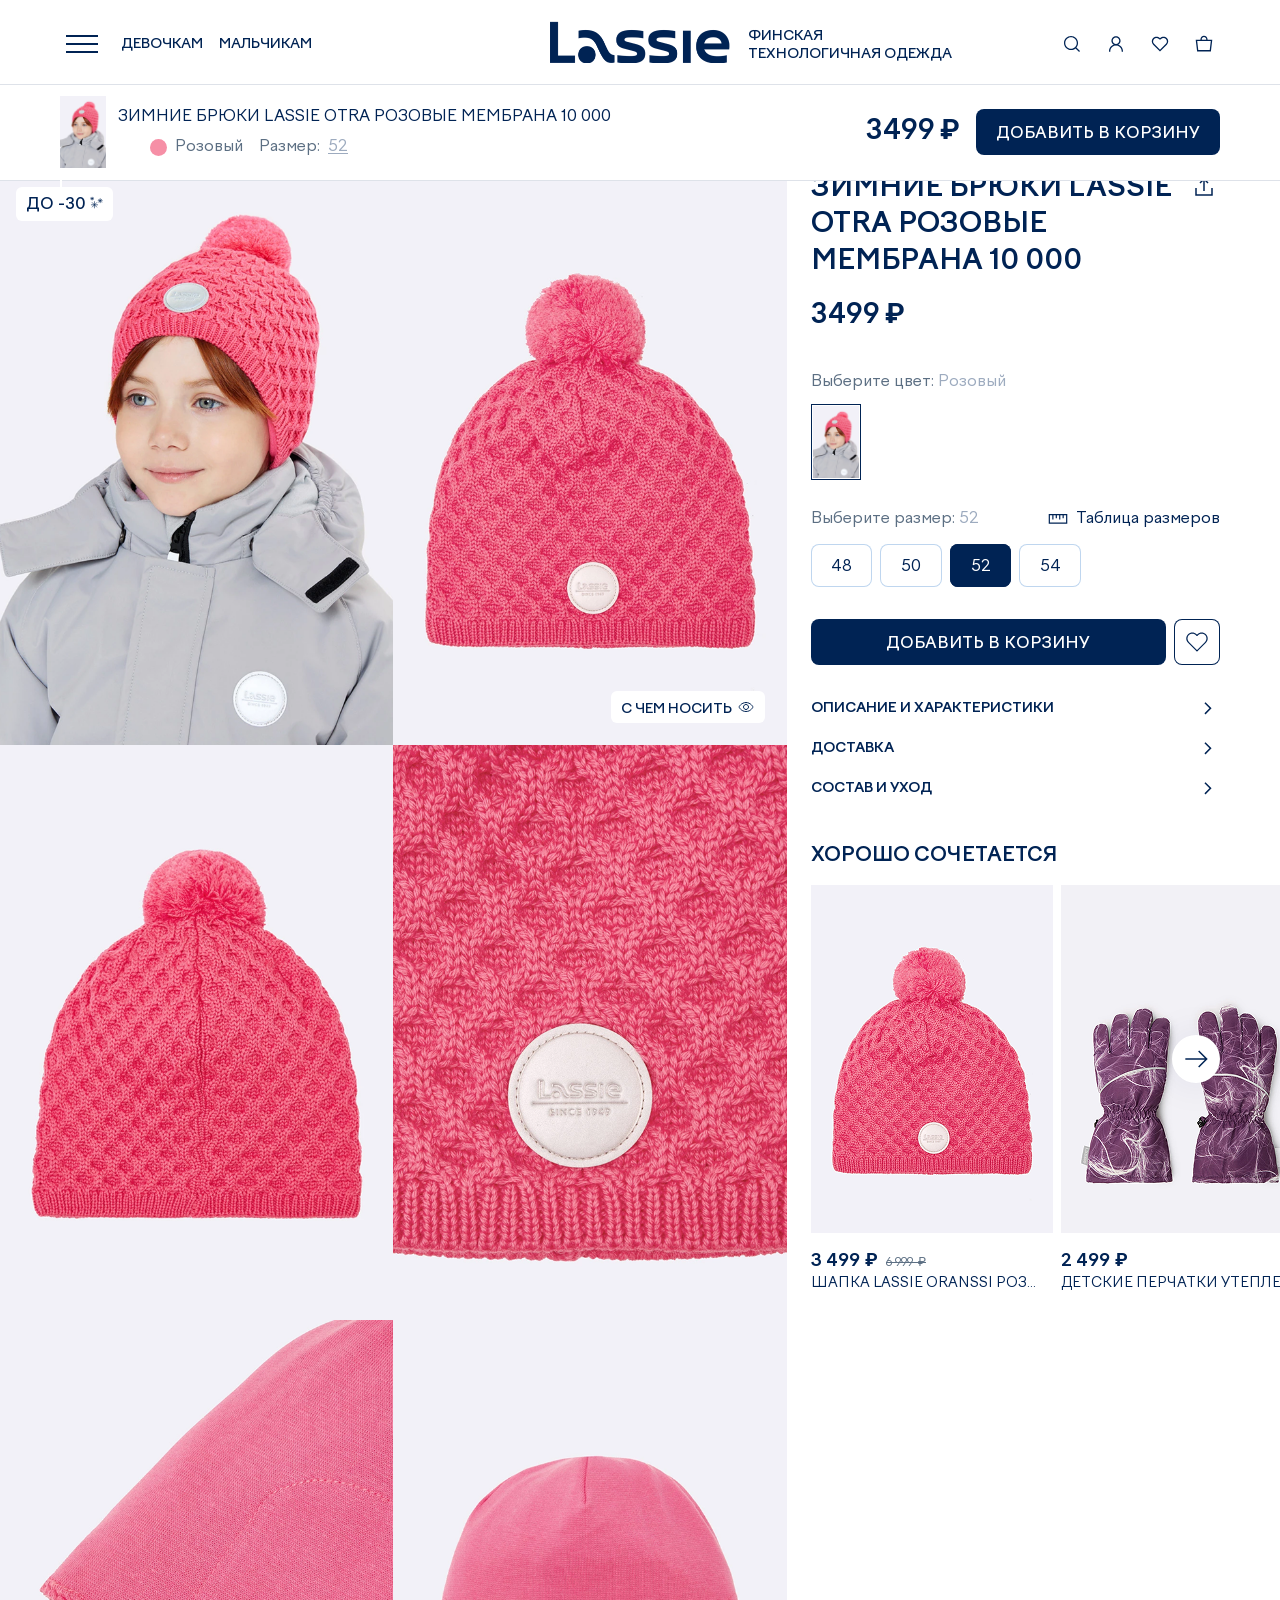
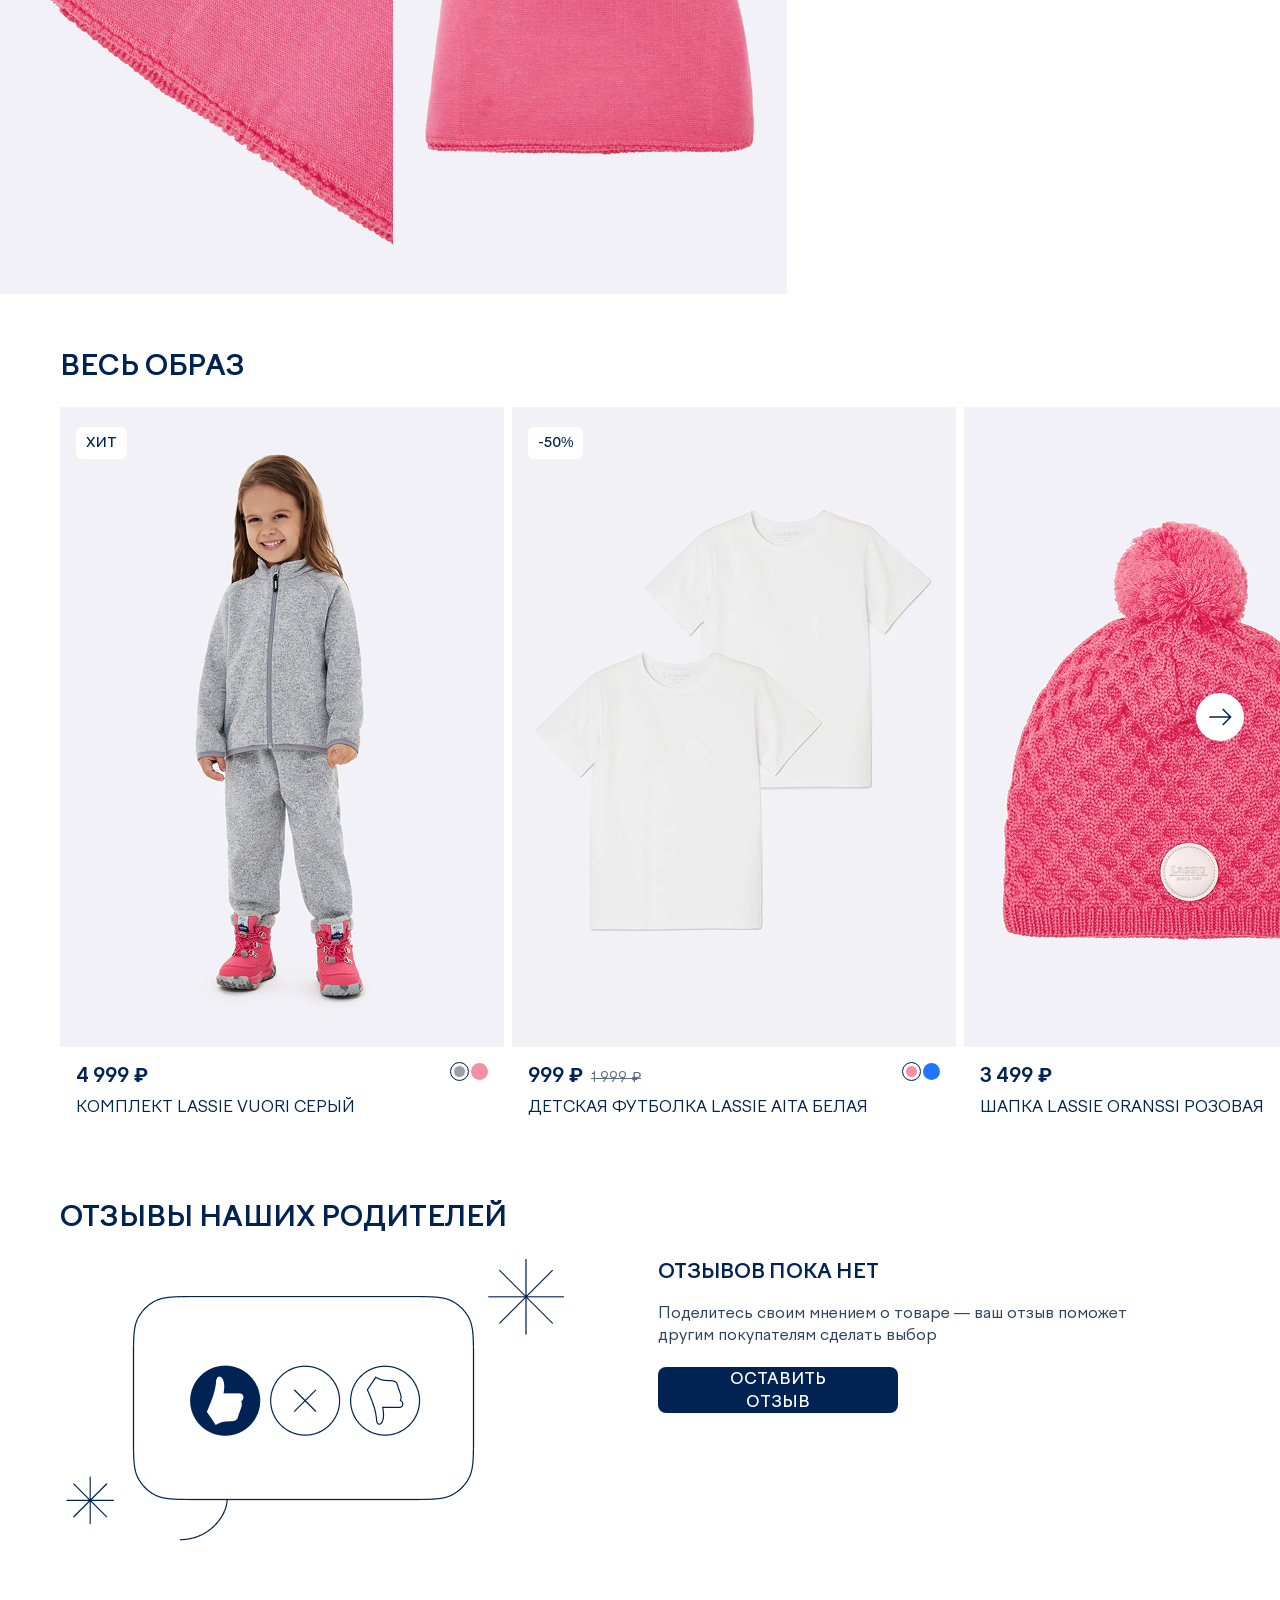
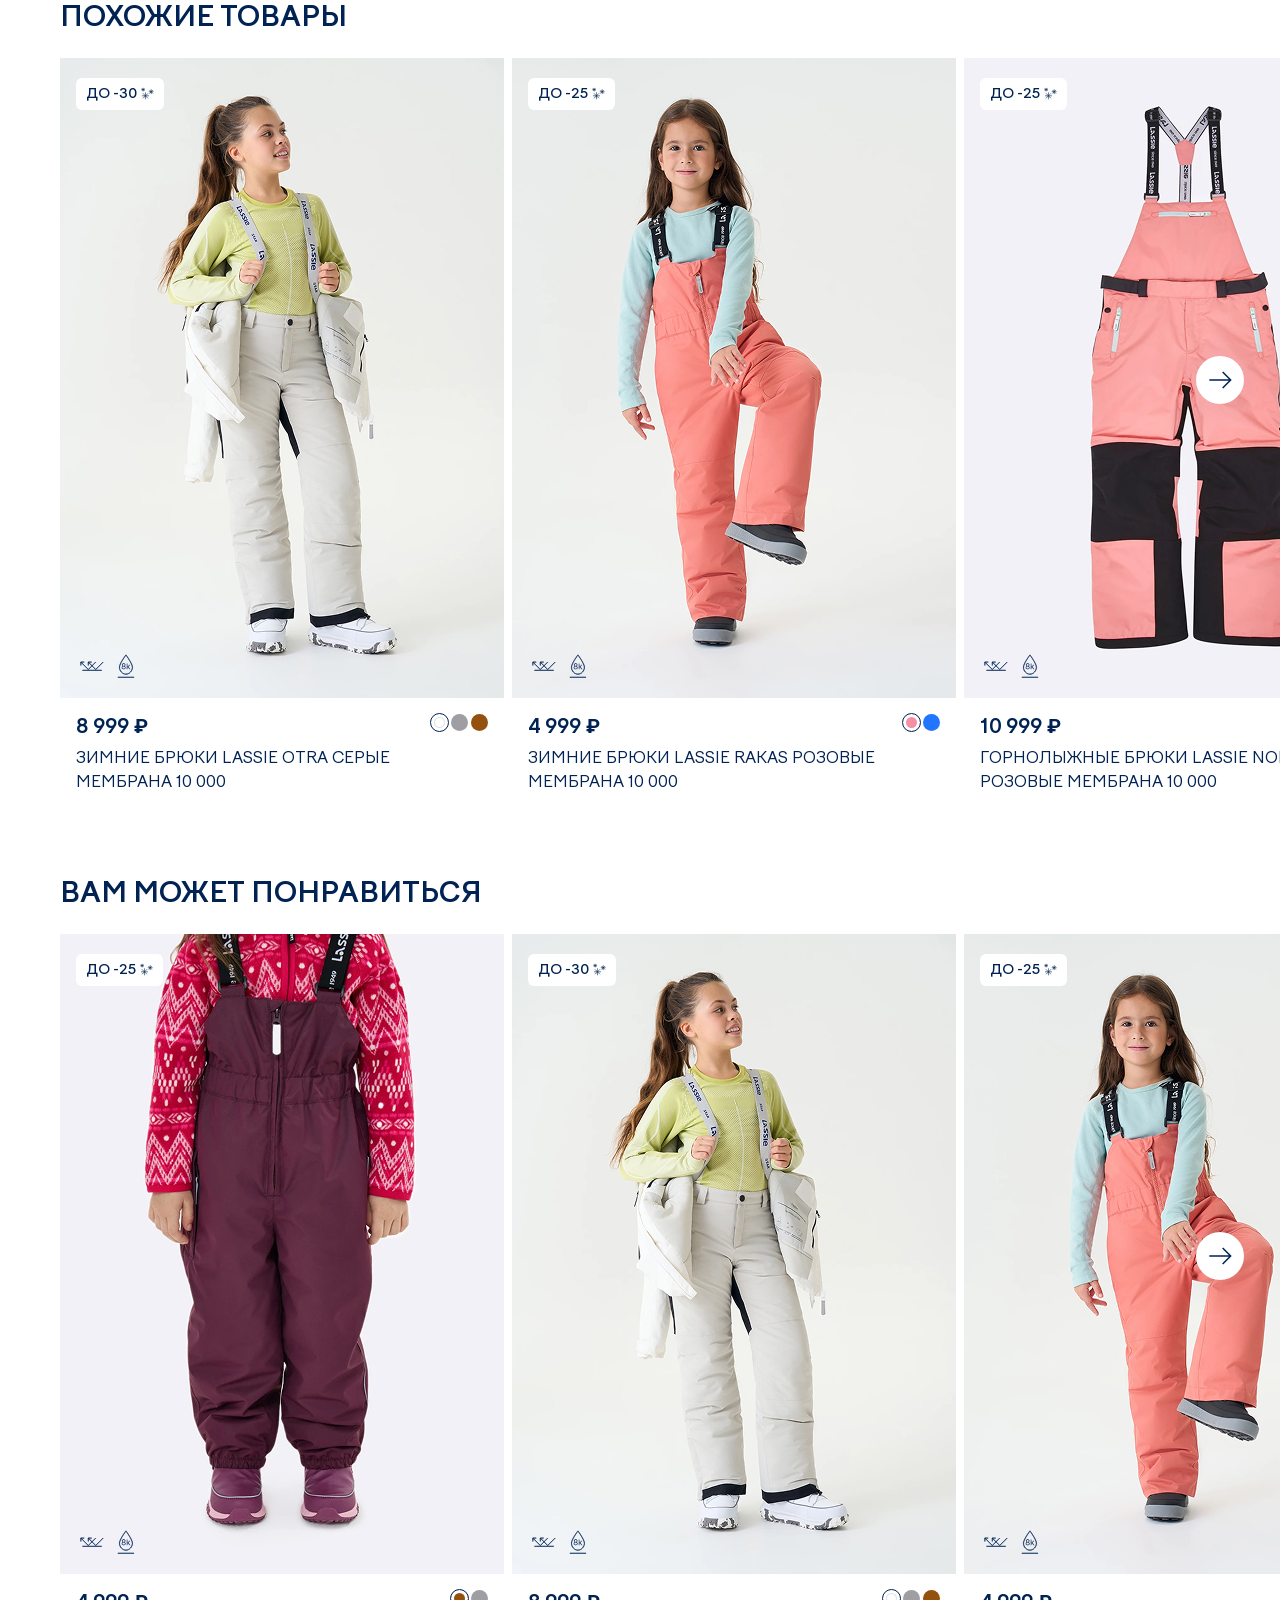
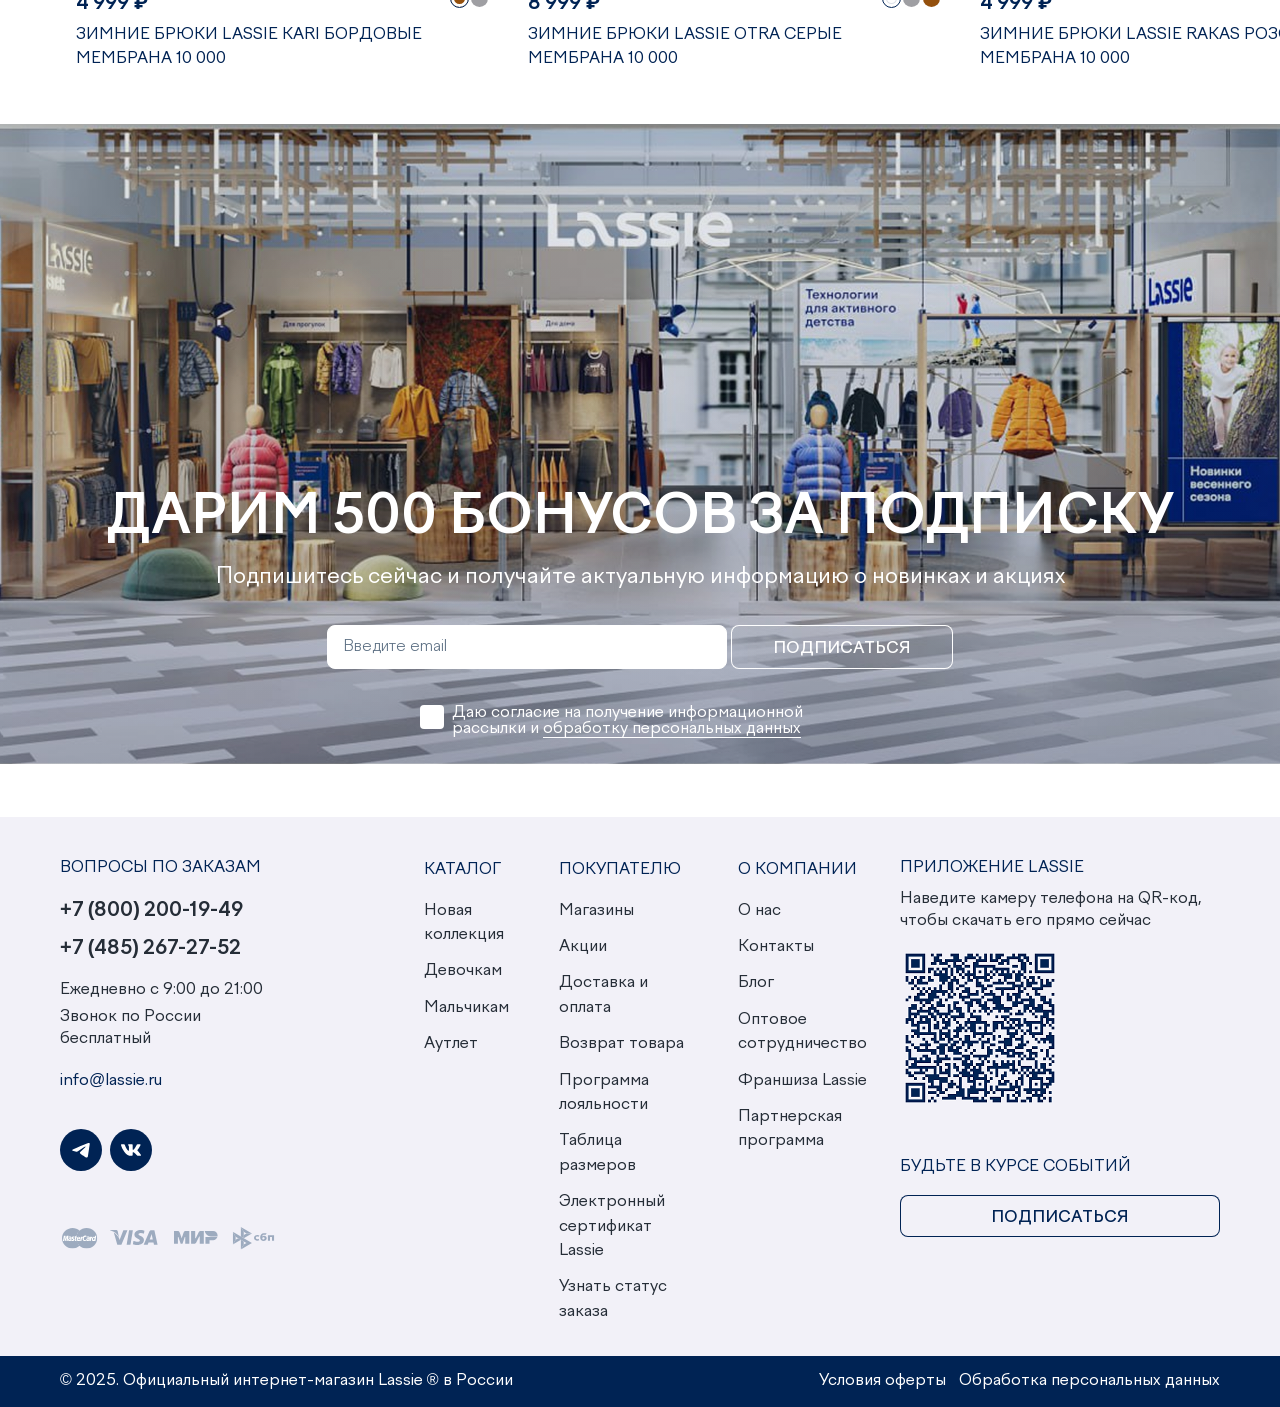
<file: catalog-item-min.html>
<!DOCTYPE html>
<html lang="ru">
<head>
<meta http-equiv="Content-Type" content="text/html; charset=utf-8" />
<meta name="HandheldFriendly" content="true">
<meta name="viewport" content="width=device-width, initial-scale=1, maximum-scale=1, user-scalable=0">
<meta name="theme-color" content="#cccccc">
<meta property="og:title" content="Lassie - Финская технологичная одежда - страница товара" />
<meta property="og:image" content="img/app.png" />
<!--[if lt IE 9]>
      <script src="https://oss.maxcdn.com/libs/html5shiv/3.7.0/html5shiv.js"></script>
      <script src="https://oss.maxcdn.com/libs/respond.js/1.4.2/respond.min.js"></script>
<![endif] -->
<link rel="preconnect" href="https://fonts.googleapis.com">
<link href="https://fonts.googleapis.com/css2?family=Roboto:wght@400;500;700&display=swap" rel="stylesheet">
<!-- Styles -->
<link href="style.css" rel="stylesheet" type="text/css">
<link href="mobile.css" rel="stylesheet" type="text/css">

<link href="img/app.png" rel="shortcut icon">
<link href="img/app.png" rel="apple-touch-icon-precomposed">
<link href="img/app.png" sizes="114x114" rel="apple-touch-icon-precomposed">
<link href="img/app.png" sizes="72x72" rel="apple-touch-icon-precomposed">

<title>Lassie - Финская технологичная одежда - страница товара</title>
</head>
<body>
	<!-- Mobile Menu -->
	<div id="menu-phone" class="popup" role="dialog" aria-modal="true">
		<div class="flex popup-big__box">
			<div class="flex popup-content">
				<div class="popup-header flex">
					<h3>Меню</h3>
					<div class="popup-btns flex">
						<a href="javascript:void(0)" aria-label="Поиск"><i class="icon search-icon"></i></a>
						<button class="menu-btn" type="button"><span></span><span></span><span></span></button>
					</div>
				</div>

				<div class="flex popup-content__box">
					<div class="popup-scroll">
						<nav>
							<ul class="menu-box">
								<li><a href="#">Каталог</a></li>
								<li><a href="#">Магазины</a></li>
								<li><a href="#">Доставка и оплата</a></li>
								<li><a href="#">Контакты</a></li>
								<li class="parent">
									<a href="#">Покупателю</a>
									<ul class="child-menu">
										<li><a href="#">Акции</a></li>
										<li><a href="#">Возврат товара</a></li>
										<li><a href="#">Программа лояльности</a></li>
										<li><a href="#">Таблица размеров</a></li>
										<li><a href="#">Электронный сертификат Lassie</a></li>
										<li><a href="#" data-popup data-link="status" data-bg data-animation="right">Узнать статус заказа</a></li>
									</ul>
								</li>
								<li class="parent">
									<a href="#">О компании</a>
									<ul class="child-menu">
										<li><a href="#">О нас</a></li>
										<li><a href="#">Блог</a></li>
										<li><a href="#">Оптовое сотрудничество</a></li>
										<li><a href="#">Франшиза Lassie</a></li>
										<li><a href="#">Партнерская программа</a></li>
									</ul>
								</li>
							</ul>
						</nav>

						<a href="javascript:void(0)" class="menu-location flex" data-popup data-animation="right" data-bg data-link="city-select">
							<div class="flex">
								<i class="icon location-icon"></i>
								Омск
							</div>
						</a>

						<div class="footer-phone">
							<a href="tel:+78002001949">+7 (800) 200-19-49</a>
							<a href="tel:+74852672752">+7 (485) 267-27-52</a>
						</div>
						<div class="footer-phone__txt">
							<span>Ежедневно с 9:00 до 21:00</span>
							<span>Звонок по России бесплатный</span>
						</div>
						<a href="mailto:info@lassie.ru" aria-label="Написать на info@lassie.ru" class="email-link">info@lassie.ru</a>
						<div class="soc-list flex">
							<a href="javascript:void(0)"><i class="icon telegram-icon"></i></a>
							<a href="javascript:void(0)"><i class="icon vk-icon"></i></a>
						</div>

						<div class="footer-qr__box">
							<h4>приложение lassie</h4>
						</div>

						<div class="flex ph app-download__links">
							<a href="javascript:void(0)" target="_blank" rel="noopener noreferrer"><img src="img/download-google.svg" alt="Google Play" loading="lazy" /></a>
							<a href="javascript:void(0)" target="_blank" rel="noopener noreferrer"><img src="img/download-app.svg" alt="App Store" loading="lazy" /></a>
						</div>
					</div>
				</div>
			</div>
		</div>
	</div>
	<div class="black-bg" data-for="menu-phone"></div>
	<!-- /Mobile Menu -->
	<!-- Catalog Menu -->
	<div id="catalog-menu" class="popup" role="dialog" aria-modal="true">
		<div class="flex popup-big__box">
			<div class="flex popup-content">
				<div class="popup-header flex">
					<h3>Каталог</h3>
					<div class="popup-btns flex">
						<a href="javascript:void(0)" aria-label="Поиск"><i class="icon search-icon"></i></a>
						<button class="close" type="button"><span></span><span></span></button>
					</div>
				</div>

				<div class="flex popup-content__box">
					<div class="popup-scroll">
						<nav>
							<ul class="menu-box">
								<li><a href="#">Черная пятница -50%</a></li>
								<li class="parent">
									<a href="#">Девочкам 1-7 лет</a>
									<ul class="child-menu">
										<li class="parent">
											<a href="#">Верхняя одежда</a>
											<ul class="child-menu">
												<li><a href="#">Куртки</a></li>
												<li><a href="#">Пуховики</a></li>
												<li><a href="#">Комбинезоны утепленные</a></li>
												<li><a href="#">Брюки утепленные</a></li>
												<li><a href="#">Комплекты утепленные</a></li>
											</ul>
										</li>
										<li><a href="#">Промежуточный слой</a></li>
										<li><a href="#">Повседневная одежда</a></li>
										<li><a href="#">Белье и одежда для дома</a></li>
										<li><a href="#">Обувь</a></li>
										<li><a href="#">Аксессуары</a></li>
									</ul>
								</li>
								<li class="parent">
									<a href="#">Мальчикам 1-7 лет</a>
									<ul class="child-menu">
										<li class="parent">
											<a href="#">Верхняя одежда</a>
											<ul class="child-menu">
												<li><a href="#">Куртки</a></li>
												<li><a href="#">Пуховики</a></li>
												<li><a href="#">Комбинезоны утепленные</a></li>
												<li><a href="#">Брюки утепленные</a></li>
												<li><a href="#">Комплекты утепленные</a></li>
											</ul>
										</li>
										<li><a href="#">Промежуточный слой</a></li>
										<li><a href="#">Повседневная одежда</a></li>
										<li><a href="#">Белье и одежда для дома</a></li>
										<li><a href="#">Обувь</a></li>
										<li><a href="#">Аксессуары</a></li>
									</ul>
								</li>
								<li class="parent">
									<a href="#">Девочкам 8-14 лет</a>
									<ul class="child-menu">
										<li class="parent">
											<a href="#">Верхняя одежда</a>
											<ul class="child-menu">
												<li><a href="#">Куртки</a></li>
												<li><a href="#">Пуховики</a></li>
												<li><a href="#">Комбинезоны утепленные</a></li>
												<li><a href="#">Брюки утепленные</a></li>
												<li><a href="#">Комплекты утепленные</a></li>
											</ul>
										</li>
										<li><a href="#">Промежуточный слой</a></li>
										<li><a href="#">Повседневная одежда</a></li>
										<li><a href="#">Белье и одежда для дома</a></li>
										<li><a href="#">Обувь</a></li>
										<li><a href="#">Аксессуары</a></li>
									</ul>
								</li>
								<li class="parent">
									<a href="#">Мальчикам 8-14 лет</a>
									<ul class="child-menu">
										<li class="parent">
											<a href="#">Верхняя одежда</a>
											<ul class="child-menu">
												<li><a href="#">Куртки</a></li>
												<li><a href="#">Пуховики</a></li>
												<li><a href="#">Комбинезоны утепленные</a></li>
												<li><a href="#">Брюки утепленные</a></li>
												<li><a href="#">Комплекты утепленные</a></li>
											</ul>
										</li>
										<li><a href="#">Промежуточный слой</a></li>
										<li><a href="#">Повседневная одежда</a></li>
										<li><a href="#">Белье и одежда для дома</a></li>
										<li><a href="#">Обувь</a></li>
										<li><a href="#">Аксессуары</a></li>
									</ul>
								</li>
								<li><a href="#">Avela</a></li>
								<li><a href="#">Reima</a></li>
								<li class="sale-link"><a href="#">Аутлет</a></li>
							</ul>
						</nav>
					</div>
				</div>
			</div>
		</div>
	</div>
	<div class="black-bg" data-for="catalog-menu"></div>
	<!-- /Catalog Menu -->
	<!-- City -->
	<!-- <div class="wrapper">
		<div id="city" class="popup" data-message>
			<div class="popup-container">
				<div class="popup-box">
					<div class="close"><button type="button" aria-label="Закрыть"><i class="icon delete-icon"></i></button></div>
					<h4>Ваш город — <span>Петропавловск-камчатский</span>?</h4>
					От города зависит стоимость и время доставки
					<div class="flex">
						<button class="btn" type="button" data-close>Да, верно</button>
						<button class="btn btn-border" type="button" data-popup data-link="city-select" data-bg data-animation>Нет, изменить</button>
					</div>
				</div>
			</div>
		</div>
	</div> -->
	<!-- /City -->
	<!-- App Banner -->
	<!-- <div class="app-banner popup hide" data-message>
		<div class="wrapper flex">
			<div class="app-banner__column flex app-banner__column-txt">
				<div class="app-banner__icon flex">
					<img src="img/app.png" alt="title" title="title" />
					<div class="app-banner__txt-box">
						<div class="app-stars__list"><img src="img/stars.svg" alt="title" title="title" /></div>
						Рейтинг 4,4
					</div>
				</div>
				<div class="app-banner__txt pc">
					<h4>Дарим 500 бонусов</h4>
					За первую установку приложения
				</div>
				<div class="app-banner__txt ph">
					<h4>В приложении удобнее</h4>
					Дарим 500 бонусов за первую установку приложения
				</div>
			</div>
			<div class="app-banner__column flex app-banner__column-btn">
				<div class="app-banner__list flex">
					<img src="img/app-store.svg" alt="title" title="title" />
					<img src="img/google-play.svg" alt="title" title="title" />
					<img src="img/app-gallery.svg" alt="title" title="title" />
					<img src="img/ru-store.svg" alt="title" title="title" />
				</div>
				<div class="app-btn__box">
					<div class="app-download__box">
						<div class="flex">
							<div class="app-download__img">
								<img src="img/qr-code-white.png" alt="title" title="title" />
							</div>
							<div class="app-download__txt">
								<h4>Отсканируйте с помощью телефона</h4>
								<input value="https://123456.redirect.app" id="app-link" />
								<button id="app-btn" type="button">Скопировать ссылку</button>
							</div>
						</div>
					</div>
					<button class="btn pc" id="app-download" type="button">Установить</button>
				</div>
				<button class="btn ph" type="button">Открыть</button>
			</div>
		
			<div class="close"><button type="button" aria-label="Закрыть"><i class="icon close-icon"></i></button></div>
		</div>
	</div> -->
	<!-- /App Banner -->
	<!-- Tabber -->
	<div class="tabber-menu__box">
		<div class="tabber-menu__list flex">
			<!-- Tabber Item -->
			<div class="tabber-menu__item selected">
				<a href="javascript:void(0)" data-popup data-animation data-bg data-link="catalog-menu" data-index>
					<div>
						<i class="icon catalog-menu"></i>
					</div>
					<span>Каталог</span>
				</a>
			</div>
			<!-- /Tabber Item -->
			<!-- Tabber Item -->
			<div class="tabber-menu__item">
				<a href="javascript:void(0)">
					<div>
						<i class="icon like-menu"></i>
						<span class="basket-num__box favorite-num__box mobile-favorite-num__box" aria-hidden="true">0</span>
					</div>
					<span>Избранное</span>
				</a>
			</div>
			<!-- /Tabber Item -->
			<!-- Tabber Item -->
			<div class="tabber-menu__item">
				<a href="javascript:void(0)">
					<div>
						<i class="icon home-menu"></i>
					</div>
					<span>Главная</span>
				</a>
			</div>
			<!-- /Tabber Item -->
			<!-- Tabber Item -->
				<div class="tabber-menu__item">
					<a href="javascript:void(0)" data-popup data-animation="right" data-bg data-link="basket">
						<div>
							<i class="icon basket-menu"></i>
							<span class="basket-num__box cart-num__box mobile-cart-num__box" aria-hidden="true">0</span>
						</div>
						<span>Корзина</span>
					</a>
				</div>
			<!-- /Tabber Item -->
			<!-- Tabber Item -->
			<div class="tabber-menu__item">
				<a href="javascript:void(0)">
					<div>
						<i class="icon user-menu"></i>
					</div>
					<span>Профиль</span>
				</a>
			</div>
			<!-- /Tabber Item -->
		</div>
	</div>
	<!-- /Tabber -->
	<!-- Header -->
	<header class="page-header">
		<div class="wrapper flex">
			<!-- Left Menu -->
			<div class="flex header-menu__box">
				<button class="menu-btn" type="button"><span></span><span></span><span></span></button>
				<div class="menu-category__box flex">
					<a href="javascript:void(0)" data-link="menu-girl">Девочкам</a>
					<a href="javascript:void(0)" data-link="menu-boy">Мальчикам</a>
				</div>
			</div>
			<!-- /Left Menu -->
			<!-- Menu -->
			<div id="menu" class="popup">
				<div class="menu-header__box">
					<nav>
						<ul class="menu-box">
							<li><a href="#">Черная пятница -50%</a></li>
							
							<li class="parent">
								<a href="#">Девочкам 1-7 лет</a>
								<ul class="child-menu column">
									<li>
										<a href="#">Верхняя одежда</a>
										<ul class="child-menu__cat">
											<li><a href="#">Куртки</a></li>
											<li><a href="#">Комплекты</a></li>
											<li><a href="#">Комбинезоны</a></li>
											<li><a href="#">Брюки утепленные</a></li>
											<li><a href="#">Пуховики</a></li>
											<li><a href="#">Жилетки</a></li>
										</ul>
									</li>
									<li>
										<a href="#">Промежуточный слой</a>
										<ul class="child-menu__cat">
											<li><a href="#">Флис и шерсть</a></li>
											<li><a href="#">Толстовки и худи</a></li>
										</ul>
									</li>
									<li>
										<a href="#">Повседневная одежда</a>
										<ul class="child-menu__cat">
											<li><a href="#">Брюки повседневные</a></li>
											<li><a href="#">Футболки и лонгсливы</a></li>
										</ul>
									</li>
									<li>
										<a href="#">Белье и одежда для дома</a>
										<ul class="child-menu__cat">
											<li><a href="#">Термобелье</a></li>
											<li><a href="#">Одежда для сна</a></li>
											<li><a href="#">Нижнее белье</a></li>
										</ul>
									</li>
									<li>
										<a href="#">Обувь</a>
										<ul class="child-menu__cat">
											<li><a href="#">Ботинки</a></li>
											<li><a href="#">Кроссовки и кеды</a></li>
											<li><a href="#">Резиновые сапоги</a></li>
											<li><a href="#">Сапоги</a></li>
											<li><a href="#">Туфли</a></li>
											<li><a href="#">Обувные аксессуары</a></li>
										</ul>
									</li>
									<li>
										<a href="#">Аксессуары</a>
										<ul class="child-menu__cat">
											<li><a href="#">Варежки</a></li>
											<li><a href="#">Перчатки</a></li>
											<li><a href="#">Носки и колготки</a></li>
											<li><a href="#">Рюкзаки и сумки</a></li>
											<li><a href="#">Шапки</a></li>
											<li><a href="#">Шарфы и горловины</a></li>
											<li><a href="#">Полезные мелочи</a></li>
										</ul>
									</li>
								</ul>
							</li>
							
							<li class="parent">
								<a href="#">Мальчикам 1-7 лет</a>
								<ul class="child-menu column">
									<li>
										<a href="#">Верхняя одежда</a>
										<ul class="child-menu__cat">
											<li><a href="#">Куртки</a></li>
											<li><a href="#">Комплекты</a></li>
											<li><a href="#">Комбинезоны</a></li>
											<li><a href="#">Брюки утепленные</a></li>
											<li><a href="#">Пуховики</a></li>
											<li><a href="#">Жилетки</a></li>
										</ul>
									</li>
									<li>
										<a href="#">Промежуточный слой</a>
										<ul class="child-menu__cat">
											<li><a href="#">Флис и шерсть</a></li>
											<li><a href="#">Толстовки и худи</a></li>
										</ul>
									</li>
									<li>
										<a href="#">Повседневная одежда</a>
										<ul class="child-menu__cat">
											<li><a href="#">Брюки повседневные</a></li>
											<li><a href="#">Футболки и лонгсливы</a></li>
										</ul>
									</li>
									<li>
										<a href="#">Белье и одежда для дома</a>
										<ul class="child-menu__cat">
											<li><a href="#">Термобелье</a></li>
											<li><a href="#">Одежда для сна</a></li>
											<li><a href="#">Нижнее белье</a></li>
										</ul>
									</li>
									<li>
										<a href="#">Обувь</a>
										<ul class="child-menu__cat">
											<li><a href="#">Ботинки</a></li>
											<li><a href="#">Кроссовки и кеды</a></li>
											<li><a href="#">Резиновые сапоги</a></li>
											<li><a href="#">Сапоги</a></li>
											<li><a href="#">Туфли</a></li>
											<li><a href="#">Обувные аксессуары</a></li>
										</ul>
									</li>
									<li>
										<a href="#">Аксессуары</a>
										<ul class="child-menu__cat">
											<li><a href="#">Варежки</a></li>
											<li><a href="#">Перчатки</a></li>
											<li><a href="#">Носки и колготки</a></li>
											<li><a href="#">Рюкзаки и сумки</a></li>
											<li><a href="#">Шапки</a></li>
											<li><a href="#">Шарфы и горловины</a></li>
											<li><a href="#">Полезные мелочи</a></li>
										</ul>
									</li>
								</ul>
							</li>
							
							<li class="parent">
								<a href="#">Девочкам 8-14 лет</a>
								<ul class="child-menu column">
									<li>
										<a href="#">Верхняя одежда</a>
										<ul class="child-menu__cat">
											<li><a href="#">Куртки</a></li>
											<li><a href="#">Комплекты</a></li>
											<li><a href="#">Комбинезоны</a></li>
											<li><a href="#">Брюки утепленные</a></li>
											<li><a href="#">Пуховики</a></li>
											<li><a href="#">Жилетки</a></li>
										</ul>
									</li>
									<li>
										<a href="#">Промежуточный слой</a>
										<ul class="child-menu__cat">
											<li><a href="#">Флис и шерсть</a></li>
											<li><a href="#">Толстовки и худи</a></li>
											<li><a href="#">Свитеры и кардиганы</a></li>
										</ul>
									</li>
									<li>
										<a href="#">Повседневная одежда</a>
										<ul class="child-menu__cat">
											<li><a href="#">Брюки повседневные</a></li>
											<li><a href="#">Джинсы</a></li>
											<li><a href="#">Леггинсы</a></li>
											<li><a href="#">Рубашки</a></li>
											<li><a href="#">Футболки и лонгсливы</a></li>
										</ul>
									</li>
									<li>
										<a href="#">Белье и одежда для дома</a>
										<ul class="child-menu__cat">
											<li><a href="#">Термобелье</a></li>
											<li><a href="#">Одежда для сна</a></li>
											<li><a href="#">Нижнее белье</a></li>
										</ul>
									</li>
									<li>
										<a href="#">Обувь</a>
										<ul class="child-menu__cat">
											<li><a href="#">Ботинки</a></li>
											<li><a href="#">Кроссовки и кеды</a></li>
											<li><a href="#">Резиновые сапоги</a></li>
											<li><a href="#">Сапоги</a></li>
											<li><a href="#">Обувные аксессуары</a></li>
										</ul>
									</li>
									<li>
										<a href="#">Аксессуары</a>
										<ul class="child-menu__cat">
											<li><a href="#">Варежки</a></li>
											<li><a href="#">Перчатки</a></li>
											<li><a href="#">Носки и колготки</a></li>
											<li><a href="#">Рюкзаки и сумки</a></li>
											<li><a href="#">Шапки</a></li>
											<li><a href="#">Полезные мелочи</a></li>
										</ul>
									</li>
								</ul>
							</li>
							
							<li class="parent">
								<a href="#">Мальчикам 8-14 лет</a>
								<ul class="child-menu column">
									<li>
										<a href="#">Верхняя одежда</a>
										<ul class="child-menu__cat">
											<li><a href="#">Куртки</a></li>
											<li><a href="#">Комплекты</a></li>
											<li><a href="#">Комбинезоны</a></li>
											<li><a href="#">Брюки утепленные</a></li>
											<li><a href="#">Пуховики</a></li>
											<li><a href="#">Жилетки</a></li>
										</ul>
									</li>
									<li>
										<a href="#">Промежуточный слой</a>
										<ul class="child-menu__cat">
											<li><a href="#">Флис и шерсть</a></li>
											<li><a href="#">Толстовки и худи</a></li>
											<li><a href="#">Свитеры и кардиганы</a></li>
										</ul>
									</li>
									<li>
										<a href="#">Повседневная одежда</a>
										<ul class="child-menu__cat">
											<li><a href="#">Брюки повседневные</a></li>
											<li><a href="#">Джинсы</a></li>
											<li><a href="#">Леггинсы</a></li>
											<li><a href="#">Рубашки</a></li>
											<li><a href="#">Футболки и лонгсливы</a></li>
										</ul>
									</li>
									<li>
										<a href="#">Белье и одежда для дома</a>
										<ul class="child-menu__cat">
											<li><a href="#">Термобелье</a></li>
											<li><a href="#">Одежда для сна</a></li>
											<li><a href="#">Нижнее белье</a></li>
										</ul>
									</li>
									<li>
										<a href="#">Обувь</a>
										<ul class="child-menu__cat">
											<li><a href="#">Ботинки</a></li>
											<li><a href="#">Кроссовки и кеды</a></li>
											<li><a href="#">Резиновые сапоги</a></li>
											<li><a href="#">Сапоги</a></li>
											<li><a href="#">Обувные аксессуары</a></li>
										</ul>
									</li>
									<li>
										<a href="#">Аксессуары</a>
										<ul class="child-menu__cat">
											<li><a href="#">Варежки</a></li>
											<li><a href="#">Перчатки</a></li>
											<li><a href="#">Носки и колготки</a></li>
											<li><a href="#">Рюкзаки и сумки</a></li>
											<li><a href="#">Шапки</a></li>
											<li><a href="#">Полезные мелочи</a></li>
										</ul>
									</li>
								</ul>
							</li>
							
							<li><a href="#">Avela</a></li>
							<li><a href="#">Reima</a></li>
							<li class="sale-link"><a href="#">Аутлет</a></li>
						</ul>
						
						<ul class="menu-all__links">
							<li><a href="#">Магазины</a></li>
							<li><a href="#">Доставка и оплата</a></li>
							<li><a href="#">Контакты</a></li>
							<li class="parent">
								<a href="#">Покупателю</a>
								<ul class="child-menu">
									<li><a href="#">Акции</a></li>
									<li><a href="#">Возврат товара</a></li>
									<li><a href="#">Программа лояльности</a></li>
									<li><a href="#">Таблица размеров</a></li>
									<li><a href="#">Электронный сертификат Lassie</a></li>
									<li><a href="#" data-popup data-link="status" data-bg data-animation="right">Узнать статус заказа</a></li>
								</ul>
							</li>
							<li class="parent">
								<a href="#">О компании</a>
								<ul class="child-menu">
									<li><a href="#">О нас</a></li>
									<li><a href="#">Блог</a></li>
									<li><a href="#">Оптовое сотрудничество</a></li>
									<li><a href="#">Франшиза Lassie</a></li>
									<li><a href="#">Партнерская программа</a></li>
								</ul>
							</li>
						</ul>

						<a href="javascript:void(0)" class="menu-location flex" data-popup data-animation="right" data-bg data-link="city-select">
							<div class="flex">
								<i class="icon location-icon"></i>
								Омск
							</div>
						</a>
					</nav>
				</div>
				<div class="black-bg"></div>
			</div>
			<!-- /Menu -->
			<!-- Menu -->
			<div id="menu-girl" class="popup popup-menu">
				<div class="menu-header__box">
					<div class="flex tabs-menu">
						<div class="tab-menu active" data-link="menu-content1">1-7 лет</div>
						<div class="tab-menu" data-link="menu-content2">8-14 лет</div>
					</div>
					<div id="menu-content1" class="menu-content" style="display:block;">
						<nav>
							<ul class="child-menu column">
								<li>
									<a href="#">Верхняя одежда</a>
									<ul class="child-menu__cat">
										<li><a href="#">Куртки</a></li>
										<li><a href="#">Комплекты</a></li>
										<li><a href="#">Комбинезоны</a></li>
										<li><a href="#">Брюки утепленные</a></li>
										<li><a href="#">Пуховики</a></li>
										<li><a href="#">Жилетки</a></li>
									</ul>
								</li>
								<li>
									<a href="#">Промежуточный слой</a>
									<ul class="child-menu__cat">
										<li><a href="#">Флис и шерсть</a></li>
										<li><a href="#">Толстовки и худи</a></li>
									</ul>
								</li>
								<li>
									<a href="#">Повседневная одежда</a>
									<ul class="child-menu__cat">
										<li><a href="#">Брюки повседневные</a></li>
										<li><a href="#">Футболки и лонгсливы</a></li>
									</ul>
								</li>
								<li>
									<a href="#">Белье и одежда для дома</a>
									<ul class="child-menu__cat">
										<li><a href="#">Термобелье</a></li>
										<li><a href="#">Одежда для сна</a></li>
										<li><a href="#">Нижнее белье</a></li>
									</ul>
								</li>
								<li>
									<a href="#">Обувь</a>
									<ul class="child-menu__cat">
										<li><a href="#">Ботинки</a></li>
										<li><a href="#">Кроссовки и кеды</a></li>
										<li><a href="#">Резиновые сапоги</a></li>
										<li><a href="#">Сапоги</a></li>
										<li><a href="#">Туфли</a></li>
										<li><a href="#">Обувные аксессуары</a></li>
									</ul>
								</li>
								<li>
									<a href="#">Аксессуары</a>
									<ul class="child-menu__cat">
										<li><a href="#">Варежки</a></li>
										<li><a href="#">Перчатки</a></li>
										<li><a href="#">Носки и колготки</a></li>
										<li><a href="#">Рюкзаки и сумки</a></li>
										<li><a href="#">Шапки</a></li>
										<li><a href="#">Шарфы и горловины</a></li>
										<li><a href="#">Полезные мелочи</a></li>
									</ul>
								</li>
							</ul>
						</nav>
					</div>
					
					<div id="menu-content2" class="menu-content">
						<nav>
							<ul class="child-menu column">
								<li>
									<a href="#">Верхняя одежда</a>
									<ul class="child-menu__cat">
										<li><a href="#">Куртки</a></li>
										<li><a href="#">Комплекты</a></li>
										<li><a href="#">Комбинезоны</a></li>
										<li><a href="#">Брюки утепленные</a></li>
										<li><a href="#">Пуховики</a></li>
										<li><a href="#">Жилетки</a></li>
									</ul>
								</li>
								<li>
									<a href="#">Промежуточный слой</a>
									<ul class="child-menu__cat">
										<li><a href="#">Флис и шерсть</a></li>
										<li><a href="#">Толстовки и худи</a></li>
										<li><a href="#">Свитеры и кардиганы</a></li>
									</ul>
								</li>
								<li>
									<a href="#">Повседневная одежда</a>
									<ul class="child-menu__cat">
										<li><a href="#">Брюки повседневные</a></li>
										<li><a href="#">Джинсы</a></li>
										<li><a href="#">Леггинсы</a></li>
										<li><a href="#">Рубашки</a></li>
										<li><a href="#">Футболки и лонгсливы</a></li>
									</ul>
								</li>
								<li>
									<a href="#">Белье и одежда для дома</a>
									<ul class="child-menu__cat">
										<li><a href="#">Термобелье</a></li>
										<li><a href="#">Одежда для сна</a></li>
										<li><a href="#">Нижнее белье</a></li>
									</ul>
								</li>
								<li>
									<a href="#">Обувь</a>
									<ul class="child-menu__cat">
										<li><a href="#">Ботинки</a></li>
										<li><a href="#">Кроссовки и кеды</a></li>
										<li><a href="#">Резиновые сапоги</a></li>
										<li><a href="#">Сапоги</a></li>
										<li><a href="#">Обувные аксессуары</a></li>
									</ul>
								</li>
								<li>
									<a href="#">Аксессуары</a>
									<ul class="child-menu__cat">
										<li><a href="#">Варежки</a></li>
										<li><a href="#">Перчатки</a></li>
										<li><a href="#">Носки и колготки</a></li>
										<li><a href="#">Рюкзаки и сумки</a></li>
										<li><a href="#">Шапки</a></li>
										<li><a href="#">Полезные мелочи</a></li>
									</ul>
								</li>
							</ul>
						</nav>
					</div>
				</div>
				<div class="black-bg"></div>
			</div>
			<!-- /Menu -->
			<!-- Menu -->
			<div id="menu-boy" class="popup popup-menu">
				<div class="menu-header__box">
					<div class="flex tabs-menu">
						<div class="tab-menu active" data-link="menu-content3">1-7 лет</div>
						<div class="tab-menu" data-link="menu-content4">8-14 лет</div>
					</div>
					<div id="menu-content3" class="menu-content" style="display:block;">
						<nav>
							<ul class="child-menu column">
								<li>
									<a href="#">Верхняя одежда</a>
									<ul class="child-menu__cat">
										<li><a href="#">Куртки</a></li>
										<li><a href="#">Комплекты</a></li>
										<li><a href="#">Комбинезоны</a></li>
										<li><a href="#">Брюки утепленные</a></li>
										<li><a href="#">Пуховики</a></li>
										<li><a href="#">Жилетки</a></li>
									</ul>
								</li>
								<li>
									<a href="#">Промежуточный слой</a>
									<ul class="child-menu__cat">
										<li><a href="#">Флис и шерсть</a></li>
										<li><a href="#">Толстовки и худи</a></li>
									</ul>
								</li>
								<li>
									<a href="#">Повседневная одежда</a>
									<ul class="child-menu__cat">
										<li><a href="#">Брюки повседневные</a></li>
										<li><a href="#">Футболки и лонгсливы</a></li>
									</ul>
								</li>
								<li>
									<a href="#">Белье и одежда для дома</a>
									<ul class="child-menu__cat">
										<li><a href="#">Термобелье</a></li>
										<li><a href="#">Одежда для сна</a></li>
										<li><a href="#">Нижнее белье</a></li>
									</ul>
								</li>
								<li>
									<a href="#">Обувь</a>
									<ul class="child-menu__cat">
										<li><a href="#">Ботинки</a></li>
										<li><a href="#">Кроссовки и кеды</a></li>
										<li><a href="#">Резиновые сапоги</a></li>
										<li><a href="#">Сапоги</a></li>
										<li><a href="#">Туфли</a></li>
										<li><a href="#">Обувные аксессуары</a></li>
									</ul>
								</li>
								<li>
									<a href="#">Аксессуары</a>
									<ul class="child-menu__cat">
										<li><a href="#">Варежки</a></li>
										<li><a href="#">Перчатки</a></li>
										<li><a href="#">Носки и колготки</a></li>
										<li><a href="#">Рюкзаки и сумки</a></li>
										<li><a href="#">Шапки</a></li>
										<li><a href="#">Шарфы и горловины</a></li>
										<li><a href="#">Полезные мелочи</a></li>
									</ul>
								</li>
							</ul>
						</nav>
					</div>
					
					<div id="menu-content4" class="menu-content">
						<nav>
							<ul class="child-menu column">
								<li>
									<a href="#">Верхняя одежда</a>
									<ul class="child-menu__cat">
										<li><a href="#">Куртки</a></li>
										<li><a href="#">Комплекты</a></li>
										<li><a href="#">Комбинезоны</a></li>
										<li><a href="#">Брюки утепленные</a></li>
										<li><a href="#">Пуховики</a></li>
										<li><a href="#">Жилетки</a></li>
									</ul>
								</li>
								<li>
									<a href="#">Промежуточный слой</a>
									<ul class="child-menu__cat">
										<li><a href="#">Флис и шерсть</a></li>
										<li><a href="#">Толстовки и худи</a></li>
										<li><a href="#">Свитеры и кардиганы</a></li>
									</ul>
								</li>
								<li>
									<a href="#">Повседневная одежда</a>
									<ul class="child-menu__cat">
										<li><a href="#">Брюки повседневные</a></li>
										<li><a href="#">Джинсы</a></li>
										<li><a href="#">Леггинсы</a></li>
										<li><a href="#">Рубашки</a></li>
										<li><a href="#">Футболки и лонгсливы</a></li>
									</ul>
								</li>
								<li>
									<a href="#">Белье и одежда для дома</a>
									<ul class="child-menu__cat">
										<li><a href="#">Термобелье</a></li>
										<li><a href="#">Одежда для сна</a></li>
										<li><a href="#">Нижнее белье</a></li>
									</ul>
								</li>
								<li>
									<a href="#">Обувь</a>
									<ul class="child-menu__cat">
										<li><a href="#">Ботинки</a></li>
										<li><a href="#">Кроссовки и кеды</a></li>
										<li><a href="#">Резиновые сапоги</a></li>
										<li><a href="#">Сапоги</a></li>
										<li><a href="#">Обувные аксессуары</a></li>
									</ul>
								</li>
								<li>
									<a href="#">Аксессуары</a>
									<ul class="child-menu__cat">
										<li><a href="#">Варежки</a></li>
										<li><a href="#">Перчатки</a></li>
										<li><a href="#">Носки и колготки</a></li>
										<li><a href="#">Рюкзаки и сумки</a></li>
										<li><a href="#">Шапки</a></li>
										<li><a href="#">Полезные мелочи</a></li>
									</ul>
								</li>
							</ul>
						</nav>
					</div>
				</div>
				<div class="black-bg"></div>
			</div>
			<!-- /Menu -->
			<!-- Logo -->
			<div class="header-logo__box flex">
				<img src="img/lassie-logo.png" alt="Lassie - Финская технологичная одежда" title="Lassie - Финская технологичная одежда" />
				<div class="logo-title__box">Финская технологичная одежда</div>
			</div>
			<!-- /Logo -->
			<!-- Right Menu -->
			<div class="flex header-menu__links">
				<a href="#" aria-label="Поиск"><i class="icon search-icon"></i></a>
				<a href="#" aria-label="Профиль"><i class="icon user-icon"></i></a>
						<a href="#" class="favorite-link" aria-label="В избранное"><i class="icon like-icon"></i><span class="basket-num__box favorite-num__box" aria-hidden="true">0</span></a>
				<a href="#" aria-label="Корзина" data-popup data-animation="right" data-bg data-link="basket"><i class="icon basket-icon"></i><span class="basket-num__box cart-num__box" aria-hidden="true">0</span></a>
			</div>
			<!-- /Right Menu -->
		</div>
		<div class="filters-header item-header">
			
		</div>
	</header>
	<!-- /Header -->
	<div class="desktop-sticky-add">
		<div class="wrapper flex desktop-sticky-add__inner">
			<div class="desktop-sticky-add__left flex">
				<div class="product-color__select desktop-sticky-add__thumb">
					<label><img src="img/item/item-color1.png" alt="Розовый цвет брюк" loading="lazy" /></label>
				</div>
				<div class="desktop-sticky-add__info">
					<div class="desktop-sticky-add__title">Зимние брюки Lassie Otra Розовые мембрана 10 000</div>
					<div class="desktop-sticky-add__meta flex">
						<div class="desktop-sticky-add__rating"></div>
						<div class="desktop-sticky-add__reviews"></div>
						<div class="desktop-sticky-add__color flex">
							<div class="catalog-item__color pink"></div>
							<span>Розовый</span>
						</div>
						<div class="product-select__box desktop-sticky-add__size">Размер:<span class="desktop-sticky-size-value" data-popup data-bg data-link="desktop-size-select">52</span></div>
					</div>
				</div>
			</div>
			<div class="desktop-sticky-add__right flex">
				<div class="desktop-sticky-add__price">3499<span class="rub">₽</span></div>
				<button class="btn" type="button" data-popup data-animation="down" data-bg data-link="add-item">Добавить в корзину</button>
			</div>
		</div>
	</div>
	<!-- Content -->
	<main>
		<!-- Catalog -->
		<section id="catalog" class="wrapper">
			<!-- Breadcrumbs -->
			<div class="breadcrumbs pc">
				<a href="#">Главная</a>
				<a href="#">Девочкам</a>
				<a href="#">1–7 лет</a>
				<a href="#">Верхняя одежда</a>
				<a href="#">Брюки утепленные</a>
				<span>Зимние брюки Lassie Otra Розовые мембрана 10 000</span>
			</div>
			<!-- /Breadcrumbs -->
			<!-- Item -->
			<div class="product-item__box flex">
				<!-- Gallery -->
                <div class="product-item__gallery">
	                <div class="label">до -30<i class="icon snow-icon"></i></div>
					<div class="item-components flex">
						<img src="img/item/item-component2.svg" alt="Ветронепроницаемый материал" />
						<img src="img/item/item-component1.svg" alt="Водонепроницаемый материал" />
					</div>
					<div class="item-component-right">
						<img src="img/item/item-component3.svg" alt="Утеплитель" />
					</div>
	                <div class="product-gallery grid col-2">
		                <div class="product-gallery__item active"><img src="img/item/item1.png" alt="Зимние брюки Lassie Otra Розовые — вид 1" /></div>
		                <div class="product-gallery__item">
							<img src="img/item/item2.png" alt="Зимние брюки Lassie Otra Розовые — вид 2" loading="lazy" />
							<a href="#hit" class="product-gallery__look">
								<span>с чем носить</span>
								<img src="img/eye-Icon.svg" alt="" aria-hidden="true" loading="lazy" />
							</a>
						</div>
		                <div class="product-gallery__item"><img src="img/item/item3.png" alt="Зимние брюки Lassie Otra Розовые — вид 3" loading="lazy" /></div>
		                <div class="product-gallery__item"><img src="img/item/item4.png" alt="Зимние брюки Lassie Otra Розовые — вид 4" loading="lazy" /></div>
		                <div class="product-gallery__item"><img src="img/item/item5.png" alt="Зимние брюки Lassie Otra Розовые — вид 5" loading="lazy" /></div>
		                <div class="product-gallery__item"><img src="img/item/item6.png" alt="Зимние брюки Lassie Otra Розовые — вид 6" loading="lazy" /></div>
	            	</div>
            </div>
                <!-- /Gallery -->
				<!-- Item Components Tooltip -->
				<div class="item-components-tooltip-overlay"></div>
				<div class="item-components-tooltip">
					<div class="item-components-tooltip__txt">Ветронепроницаемый материал</div>
					<button class="item-components-tooltip__close" type="button" aria-label="Закрыть"><i class="icon close-icon"></i></button>
				</div>
				<!-- /Item Components Tooltip -->
				<!-- Info -->
				<div class="product-info__block">
					<div class="product-info__title flex">
						<h1>Зимние брюки Lassie Otra Розовые мембрана 10 000</h1>
						<div class="product-share__box">
							<button class="product-share" type="button" aria-label="Поделиться"><i class="icon share-icon"></i></button>
							<div class="product-share__list">
							</div>
						</div>
					</div>
					<div class="catalog-item__price item-price__box">
						<div class="catalog-item__price">
							<h3>3499<span class="rub">₽</span></h3>
						</div>
					</div>
					<div class="product-item__color">
						<div class="product-select__box">Выберите цвет:<span>Розовый</span></div>
						<div class="flex product-color__list">
							<div class="product-color__select">
								<input type="radio" id="color1" name="color" checked />
								<label for="color1"><img src="img/item/item-color1.png" alt="Розовый цвет брюк" loading="lazy" /></label>
							</div>
						</div>
					</div>
					<div class="product-item__size">
						<div class="product-item__size-title flex">
							<div class="product-select__box">Выберите размер:<span>52</span></div>
							<a href="#" class="table-size" target="_blank" rel="noopener noreferrer" data-popup data-animation="right" data-bg data-link="table-size"><i class="icon size-icon"></i>Таблица размеров</a>
						</div>
						<div class="add-size__box grid col-6">
							<button class="btn btn-border" type="button">48</button>
							<button class="btn btn-border" type="button">50</button>
							<button class="btn btn-border active" aria-pressed="true">52</button>
							<button class="btn btn-border" type="button">54</button>
						</div>
					</div>
					<div class="product-item__add-btn flex">
						<div class="catalog-item__add-box"><button class="btn" type="button" data-popup data-animation="down" data-bg data-link="add-item">Добавить в корзину</button></div>
						<div class="catalog-item__like-box"><button class="btn btn-border" type="button" aria-label="В избранное"><i class="icon like-icon"></i></button></div>
					</div>
					<div class="product-item__links">
						<div class="product-item__link flex"><button class="btn btn-white" type="button" data-popup data-animation="right" data-bg data-link="description"><span class="product-link-title">Описание и характеристики</span></button></div>
						<div class="product-item__link flex"><button class="btn btn-white" type="button" data-popup data-animation="right" data-bg data-link="delivery"><span class="product-link-title">Доставка</span></button></div>
						<div class="product-item__link flex"><button class="btn btn-white" type="button" data-popup data-animation="right" data-bg data-link="care"><span class="product-link-title">Состав и уход</span></button></div>
					</div>
				</div>
				<!-- /Info -->
			</div>
			<!-- /Item -->
			<!-- Sticky Bottom Bar -->
			<div class="sticky-bottom-bar">
				<div class="sticky-bottom-bar__price">
					3499<span class="rub">₽</span>
				</div>
				<div class="sticky-bottom-bar__btns">
					<button class="sticky-bottom-bar__cart-btn" type="button" data-popup data-animation="down" data-bg data-link="add-item">В КОРЗИНУ</button>
					<button class="sticky-bottom-bar__like-btn" type="button" aria-label="В избранное"><i class="icon like-icon"></i></button>
				</div>
			</div>
			<!-- /Sticky Bottom Bar -->
			<!-- Slider -->
					<div class="slider-product__box">
						<h2 class="product-slider-title">Хорошо сочетается</h2>
						<div class="swiper slider-product">
							<div class="swiper-clip">
								<div class="swiper-wrapper">
								<!-- Item -->
								<div class="swiper-slide">
									<div class="catalog-item">
										<div class="catalog-item__img-box">																				
											<a href="#">								
												<div class="pages-slider">
													<div data-img="img1" class="current"></div>
												</div>

												<div class="items-slider">
													<div class="item current" data-id="img1"><img src="img/item/item-slider1.png" alt="Шапка Lassie Oranssi Розовая" loading="lazy" /></div>
												</div>
											</a>
										</div>
										<div class="catalog-item__txt-box">
											<div class="flex catalog-item__colors">
												<div class="catalog-item__price">
													<div class="catalog-item__price-new">3 499<span class="rub">₽</span></div>
													<div class="catalog-item__price-old">6 999<span class="rub">₽</span></div>
												</div>
											</div>
											<a href="#">Шапка Lassie Oranssi Розовая</a>
										</div>
									</div>
								</div>
								<!-- /Item -->
								<!-- Item -->
								<div class="swiper-slide">
									<div class="catalog-item">
										<div class="catalog-item__img-box">																				
											<a href="#">								
												<div class="pages-slider">
													<div data-img="img1" class="current"></div>
												</div>

												<div class="items-slider">
													<div class="item current" data-id="img1"><img src="img/item/item-slider2.png" alt="Детские перчатки утепленные Lassie Tonnikala Фиолетовые" loading="lazy" /></div>
												</div>
											</a>
										</div>
										<div class="catalog-item__txt-box">
											<div class="flex catalog-item__colors">
												<div class="catalog-item__price">
													<div class="catalog-item__price-new">2 499<span class="rub">₽</span></div>
												</div>
											</div>
											<a href="#">Детские перчатки утепленные Lassie Tonnikala Фиолетовые</a>
										</div>
									</div>
								</div>
								<!-- /Item -->
								<!-- Item -->
								<div class="swiper-slide">
									<div class="catalog-item">
										<div class="catalog-item__img-box">																				
											<a href="#">								
												<div class="pages-slider">
													<div data-img="img1" class="current"></div>
												</div>

												<div class="items-slider">
													<div class="item current" data-id="img1"><img src="img/item/item-slider3.png" alt="Горловина Lassie Voikukka Розовая" loading="lazy" /></div>
												</div>
											</a>
										</div>
										<div class="catalog-item__txt-box">
											<div class="flex catalog-item__colors">
												<div class="catalog-item__price">
													<div class="catalog-item__price-new">1 499<span class="rub">₽</span></div>
													<div class="catalog-item__price-old">2 999<span class="rub">₽</span></div>
												</div>
											</div>
											<a href="#">Горловина Lassie Voikukka Розовая</a>
										</div>
									</div>
								</div>
								<!-- /Item -->
							</div>
							</div>
							<div class="swiper-nav">
								<div class="swiper-button-prev" role="button" tabindex="0" aria-label="Предыдущий"></div>
								<div class="swiper-button-next" role="button" tabindex="0" aria-label="Следующий"></div>
							</div>
						</div>
					</div>
					<!-- /Slider -->
				</div>
				<!-- /Info -->
			</div>
			<!-- /Item -->
		</section>
		<!-- /Catalog -->
		<!-- Slider Items -->
		<section id="hit" class="wrapper">
			<div class="title-box flex">
				<h3>Весь образ</h3>
			</div>
			<div class="swiper slider-hit">
				<div class="swiper-wrapper">
					<!-- Item -->
					<div class="swiper-slide">
						<div class="catalog-item">
							<div class="catalog-item__img-box">
								<div class="label">Хит</div>
								<div class="catalog-item__like-box"><button class="action-btn" type="button"><i class="icon like-icon"></i></button></div>
								
								<div class="catalog-item__basket-box flex">
									<div class="catalog-item__icons-list flex">
									</div>
									<button class="action-btn" type="button"><i class="icon basket-icon"></i></button>
									<div class="add-size">
										<div class="close" role="button" tabindex="0" aria-label="Закрыть"><i class="icon delete-icon"></i></div>
										<h4>Выберите размер</h4>
										<div class="add-size__box grid col-4">
											<button class="btn btn-border" type="button">29</button>
											<button class="btn btn-border" type="button">30</button>
											<button class="btn btn-border" type="button">31</button>
											<button class="btn btn-border" type="button">32</button>
											<button class="btn btn-border" type="button">33</button>
											<button class="btn btn-border" type="button">34</button>
											<button class="btn btn-border" type="button">35</button>
											<button class="btn btn-border" type="button">36</button>
											<button class="btn btn-border" type="button">37</button>
											<button class="btn btn-border" type="button">38</button>
											<button class="btn btn-border" type="button">39</button>
										</div>
									</div>
								</div>
								
								<a href="#">								
									<div class="pages-slider">
										<div data-img="img1" class="current"></div>
									</div>

									<div class="items-slider">
										<div class="item current" data-id="img1"><img src="img/item/slider-item1.png" alt="Комплект Lassie Vuori Серый" loading="lazy" /></div>
									</div>
								</a>
							</div>
							<div class="catalog-item__txt-box">
								<div class="flex catalog-item__colors">
									<div class="catalog-item__price">
										<div class="catalog-item__price-new">4 999<span class="rub">₽</span></div>
									</div>
									<div class="catalog-item__colors-list flex pc">
										<div class="catalog-item__color grey active"></div>
										<div class="catalog-item__color pink"></div>
									</div>
								</div>
								<a href="#">Комплект Lassie Vuori Серый</a>
							</div>
						</div>
					</div>
					<!-- /Item -->
					<!-- Item -->
					<div class="swiper-slide">
						<div class="catalog-item">
							<div class="catalog-item__img-box">
								<div class="label">-50%</div>
								<div class="catalog-item__like-box"><button class="action-btn" type="button"><i class="icon like-icon"></i></button></div>
								
								<div class="catalog-item__basket-box flex">
									<div class="catalog-item__icons-list flex">
									</div>
									<button class="action-btn" type="button"><i class="icon basket-icon"></i></button>
									<div class="add-size">
										<div class="close" role="button" tabindex="0" aria-label="Закрыть"><i class="icon delete-icon"></i></div>
										<h4>Выберите размер</h4>
										<div class="add-size__box grid col-4">
											<button class="btn btn-border" type="button">29</button>
											<button class="btn btn-border" type="button">30</button>
											<button class="btn btn-border" type="button">31</button>
											<button class="btn btn-border" type="button">32</button>
											<button class="btn btn-border" type="button">33</button>
											<button class="btn btn-border" type="button">34</button>
											<button class="btn btn-border" type="button">35</button>
											<button class="btn btn-border" type="button">36</button>
											<button class="btn btn-border" type="button">37</button>
											<button class="btn btn-border" type="button">38</button>
											<button class="btn btn-border" type="button">39</button>
										</div>
									</div>
								</div>
								
								<a href="#">								
									<div class="pages-slider">
										<div data-img="img1" class="current"></div>
									</div>

									<div class="items-slider">
										<div class="item current" data-id="img1"><img src="img/item/slider-item2.png" alt="Детская футболка Lassie Aita Белая" loading="lazy" /></div>
									</div>
								</a>
							</div>
							<div class="catalog-item__txt-box">
								<div class="flex catalog-item__colors">
									<div class="catalog-item__price">
										<div class="catalog-item__price-new">999<span class="rub">₽</span></div>
										<div class="catalog-item__price-old">1 999<span class="rub">₽</span></div>
									</div>
									<div class="catalog-item__colors-list flex pc">
										<div class="catalog-item__color pink active"></div>
										<div class="catalog-item__color blue"></div>
									</div>
								</div>
								<a href="#">Детская футболка Lassie Aita Белая</a>
							</div>
						</div>
					</div>
					<!-- /Item -->
					<!-- Item -->
					<div class="swiper-slide">
						<div class="catalog-item">
							<div class="catalog-item__img-box">
								<div class="catalog-item__like-box"><button class="action-btn" type="button"><i class="icon like-icon"></i></button></div>
								
								<div class="catalog-item__basket-box flex">
									<div class="catalog-item__icons-list flex">
									</div>
									<button class="action-btn" type="button"><i class="icon basket-icon"></i></button>
									<div class="add-size">
										<div class="close" role="button" tabindex="0" aria-label="Закрыть"><i class="icon delete-icon"></i></div>
										<h4>Выберите размер</h4>
										<div class="add-size__box grid col-4">
											<button class="btn btn-border" type="button">29</button>
											<button class="btn btn-border" type="button">30</button>
											<button class="btn btn-border" type="button">31</button>
											<button class="btn btn-border" type="button">32</button>
											<button class="btn btn-border" type="button">33</button>
											<button class="btn btn-border" type="button">34</button>
											<button class="btn btn-border" type="button">35</button>
											<button class="btn btn-border" type="button">36</button>
											<button class="btn btn-border" type="button">37</button>
											<button class="btn btn-border" type="button">38</button>
											<button class="btn btn-border" type="button">39</button>
										</div>
									</div>
								</div>
								
								<a href="#">								
									<div class="pages-slider">
										<div data-img="img1" class="current"></div>
										<div data-img="img2"></div>
									</div>

									<div class="items-slider">
										<div class="item current" data-id="img1"><img src="img/item/slider-item3.png" alt="Шапка Lassie Oranssi Розовая" loading="lazy" /></div>
										<div class="item" data-id="img2"><img src="img/item/slider-item2.png" alt="Шапка Lassie Oranssi Розовая — вид 2" loading="lazy" /></div>
									</div>
								</a>
							</div>
							<div class="catalog-item__txt-box">
								<div class="flex catalog-item__colors">
									<div class="catalog-item__price">
										<div class="catalog-item__price-new">3 499<span class="rub">₽</span></div>
									</div>
									<div class="catalog-item__colors-list flex pc">
										<div class="catalog-item__color pink active"></div>
										<div class="catalog-item__color blue"></div>
									</div>
								</div>
								<a href="#">Шапка Lassie Oranssi Розовая</a>
							</div>
						</div>
					</div>
					<!-- /Item -->
					<!-- Item -->
					<div class="swiper-slide">
						<div class="catalog-item">
							<div class="catalog-item__img-box">
								<div class="label">до -25<i class="icon snow-icon"></i></div>
								<div class="catalog-item__like-box"><button class="action-btn" type="button"><i class="icon like-icon"></i></button></div>
								
								<div class="catalog-item__basket-box flex">
									<div class="catalog-item__icons-list flex">
										<div class="catalog-item__icon tooltip" data-text="Ветронепроницаемый материал"><i class="icon catalog1"></i></div>
										<div class="catalog-item__icon tooltip" data-text="Водонепроницаемость 10 000 мм"><i class="icon catalog2"></i></div>
									</div>
									<button class="action-btn" type="button"><i class="icon basket-icon"></i></button>
									<div class="add-size">
										<div class="close" role="button" tabindex="0" aria-label="Закрыть"><i class="icon delete-icon"></i></div>
										<h4>Выберите размер</h4>
										<div class="add-size__box grid col-4">
											<button class="btn btn-border" type="button">29</button>
											<button class="btn btn-border" type="button">30</button>
											<button class="btn btn-border" type="button">31</button>
											<button class="btn btn-border" type="button">32</button>
											<button class="btn btn-border" type="button">33</button>
											<button class="btn btn-border" type="button">34</button>
											<button class="btn btn-border" type="button">35</button>
											<button class="btn btn-border" type="button">36</button>
											<button class="btn btn-border" type="button">37</button>
											<button class="btn btn-border" type="button">38</button>
											<button class="btn btn-border" type="button">39</button>
										</div>
									</div>
								</div>
								
								<a href="#">								
									<div class="pages-slider">
										<div data-img="img1" class="current"></div>
									</div>

									<div class="items-slider">
										<div class="item current" data-id="img1"><img src="img/item/slider-item4.png" alt="Водонепроницаемые зимние ботинки Lassie Fauske Черные" loading="lazy" /></div>
									</div>
								</a>
							</div>
							<div class="catalog-item__txt-box">
								<div class="flex catalog-item__colors">
									<div class="catalog-item__price">
										<div class="catalog-item__price-new">17 999<span class="rub">₽</span></div>
									</div>
									<div class="catalog-item__colors-list flex pc">
										<div class="catalog-item__color brown active"></div>
										<div class="catalog-item__color grey"></div>
									</div>
								</div>
								<a href="#">Водонепроницаемые зимние ботинки Lassie Fauske Черные</a>
							</div>
						</div>
					</div>
					<!-- /Item -->
				</div>
				<div class="swiper-nav">
					<div class="swiper-button-prev" role="button" tabindex="0" aria-label="Предыдущий"></div>
					<div class="swiper-button-next" role="button" tabindex="0" aria-label="Следующий"></div>
				</div>
			</div>
		</section>
		<!-- /Slider Items -->
		<!-- Reviews -->
		<section id="reviews" class="wrapper">
			<div class="title-num__box"><h3>Отзывы наших родителей</h3></div>
			<!-- <div class="reviews-num__box flex">
				<div class="flex stars-box item-rating">
					<span>4,5</span>
					<div class="rating-stars"><div class="rating-stars__active" style="width:92%"></div></div>					
					<a href="#">89 отзывов</a>
				</div>
				<div class="reviews-label flex">
					<i class="icon rev-icon"></i>
					97% соответствует размеру
				</div>
			</div> -->
			<div class="swiper reviews-slider">
				<div class="swiper-wrapper">
					<!-- Item -->
					<!-- <div class="swiper-slide">
						<div class="review-item">
							<div class="review-item__date-box flex">
								<div class="review-name__box flex"><div>Екатерина К.</div><div class="review-date">27 ноября 2025</div></div>
								<div class="rating-stars"><div class="rating-stars__active" style="width:80%"></div></div>
							</div>
							<div class="review-info flex">
								<div class="review-info__box">
									<div class="review-info__item"><span>Достоинства:</span>Тёплые, лёгкие, приятный цвет</div>
									<div class="review-info__item"><span>Недостатки:</span>Чуть длинноваты на невысокий рост</div>
									<div class="review-info__item"><span>Комментарий:</span>Ребёнку удобно, не промокают</div>
								</div>
							
								<div class="review-info__gallery flex">
									<a href="#"><img src="img/item/review1.png" alt="title" title="title" /></a>
									<a href="#"><img src="img/item/review2.png" alt="title" title="title" /></a>
									<a href="#"><img src="img/item/review3.png" alt="title" title="title" /></a>
								</div>
							</div>
						</div>
					</div> -->
					<!-- /Item -->
				</div>
			</div>
			<!-- /Empty Reviews -->
    		<div class="reviews-empty" style="display: flex;">
        		<div class="reviews-empty__img">
            		<img src="img/item/empty-reviews.png" alt="Нет отзывов" />
        		</div>
        		<div class="reviews-empty__content">
            		<h4>Отзывов пока нет</h4>
            		<p>Поделитесь своим мнением о товаре — ваш отзыв поможет другим покупателям сделать выбор</p>
            		<button class="btn" type="button" data-popup data-bg data-link="review-form">Оставить отзыв</button>
        		</div>
    		</div>
			<!-- /Empty Reviews -->
		</section>
		<!-- /Reviews -->
		<!-- Slider Items -->
		<section id="similar-products" class="wrapper">
			<div class="title-box flex">
				<h3>Похожие товары</h3>
			</div>
			<div class="swiper slider-similar">
				<div class="swiper-wrapper">
					<!-- Item -->
					<div class="swiper-slide">
						<div class="catalog-item">
							<div class="catalog-item__img-box">
								<div class="label">до -30<i class="icon snow-icon"></i></div>
								<div class="catalog-item__like-box"><button class="action-btn" type="button"><i class="icon like-icon"></i></button></div>
								
								<div class="catalog-item__basket-box flex">
									<div class="catalog-item__icons-list flex">
										<div class="catalog-item__icon tooltip" data-text="Ветронепроницаемый материал"><i class="icon catalog1"></i></div>
										<div class="catalog-item__icon tooltip" data-text="Водонепроницаемость 10 000 мм"><i class="icon catalog2"></i></div>
									</div>
									<button class="action-btn" type="button"><i class="icon basket-icon"></i></button>
									<div class="add-size">
										<div class="close" role="button" tabindex="0" aria-label="Закрыть"><i class="icon delete-icon"></i></div>
										<h4>Выберите размер</h4>
										<div class="add-size__box grid col-4">
											<button class="btn btn-border" type="button">29</button>
											<button class="btn btn-border" type="button">30</button>
											<button class="btn btn-border" type="button">31</button>
											<button class="btn btn-border" type="button">32</button>
											<button class="btn btn-border" type="button">33</button>
											<button class="btn btn-border" type="button">34</button>
											<button class="btn btn-border" type="button">35</button>
											<button class="btn btn-border" type="button">36</button>
											<button class="btn btn-border" type="button">37</button>
											<button class="btn btn-border" type="button">38</button>
											<button class="btn btn-border" type="button">39</button>
										</div>
									</div>
								</div>
								
								<a href="#">								
									<div class="pages-slider">
										<div data-img="img1" class="current"></div>
										<div data-img="img2"></div>
									</div>

									<div class="items-slider">
										<div class="item current" data-id="img1"><img src="img/catalog/item12.png" alt="Зимние брюки Lassie Otra Серые — вид 1" loading="lazy" /></div>
										<div class="item" data-id="img2"><img src="img/catalog/item13.png" alt="Зимние брюки Lassie Otra Серые — вид 2" loading="lazy" /></div>
									</div>
								</a>
							</div>
							<div class="catalog-item__txt-box">
								<div class="flex catalog-item__colors">
									<div class="catalog-item__price">
										<div class="catalog-item__price-new">8 999<span class="rub">₽</span></div>
									</div>
									<div class="catalog-item__colors-list flex pc">
										<div class="catalog-item__color white active"></div>
										<div class="catalog-item__color grey"></div>
										<div class="catalog-item__color brown"></div>
									</div>
								</div>
								<a href="#">Зимние брюки Lassie Otra Серые мембрана 10 000</a>
							</div>
							<div class="catalog-item__colors-list flex ph">
								<div class="catalog-item__color white active"></div>
								<div class="catalog-item__color grey"></div>
								<div class="catalog-item__color brown"></div>
							</div>
						</div>
					</div>
					<!-- /Item -->
					<!-- Item -->
					<div class="swiper-slide">
						<div class="catalog-item">
							<div class="catalog-item__img-box">
								<div class="label">до -25<i class="icon snow-icon"></i></div>
								<div class="catalog-item__like-box"><button class="action-btn" type="button"><i class="icon like-icon"></i></button></div>
								
								<div class="catalog-item__basket-box flex">
									<div class="catalog-item__icons-list flex">
										<div class="catalog-item__icon tooltip" data-text="Ветронепроницаемый материал"><i class="icon catalog1"></i></div>
										<div class="catalog-item__icon tooltip" data-text="Водонепроницаемость 10 000 мм"><i class="icon catalog2"></i></div>
									</div>
									<button class="action-btn" type="button"><i class="icon basket-icon"></i></button>
									<div class="add-size">
										<div class="close" role="button" tabindex="0" aria-label="Закрыть"><i class="icon delete-icon"></i></div>
										<h4>Выберите размер</h4>
										<div class="add-size__box grid col-4">
											<button class="btn btn-border" type="button">29</button>
											<button class="btn btn-border" type="button">30</button>
											<button class="btn btn-border" type="button">31</button>
											<button class="btn btn-border" type="button">32</button>
											<button class="btn btn-border" type="button">33</button>
											<button class="btn btn-border" type="button">34</button>
											<button class="btn btn-border" type="button">35</button>
											<button class="btn btn-border" type="button">36</button>
											<button class="btn btn-border" type="button">37</button>
											<button class="btn btn-border" type="button">38</button>
											<button class="btn btn-border" type="button">39</button>
										</div>
									</div>
								</div>
								
								<a href="#">								
									<div class="pages-slider">
										<div data-img="img1" class="current"></div>
									</div>

									<div class="items-slider">
										<div class="item current" data-id="img1"><img src="img/catalog/item2.png" alt="Зимние брюки Lassie Rakas Розовые — вид 1" loading="lazy" /></div>
									</div>
								</a>
							</div>
							<div class="catalog-item__txt-box">
								<div class="flex catalog-item__colors">
									<div class="catalog-item__price">
										<div class="catalog-item__price-new">4 999<span class="rub">₽</span></div>
									</div>
									<div class="catalog-item__colors-list flex pc">
										<div class="catalog-item__color pink active"></div>
										<div class="catalog-item__color blue"></div>
									</div>
								</div>
								<a href="#">Зимние брюки Lassie Rakas Розовые мембрана 10 000</a>
							</div>
							<div class="catalog-item__colors-list flex ph">
								<div class="catalog-item__color pink active"></div>
								<div class="catalog-item__color blue"></div>
							</div>
						</div>
					</div>
					<!-- /Item -->
					<!-- Item -->
					<div class="swiper-slide">
						<div class="catalog-item">
							<div class="catalog-item__img-box">
								<div class="label">до -25<i class="icon snow-icon"></i></div>
								<div class="catalog-item__like-box"><button class="action-btn" type="button"><i class="icon like-icon"></i></button></div>
								
								<div class="catalog-item__basket-box flex">
									<div class="catalog-item__icons-list flex">
										<div class="catalog-item__icon tooltip" data-text="Ветронепроницаемый материал"><i class="icon catalog1"></i></div>
										<div class="catalog-item__icon tooltip" data-text="Водонепроницаемость 10 000 мм"><i class="icon catalog2"></i></div>
									</div>
									<button class="action-btn" type="button"><i class="icon basket-icon"></i></button>
									<div class="add-size">
										<div class="close" role="button" tabindex="0" aria-label="Закрыть"><i class="icon delete-icon"></i></div>
										<h4>Выберите размер</h4>
										<div class="add-size__box grid col-4">
											<button class="btn btn-border" type="button">29</button>
											<button class="btn btn-border" type="button">30</button>
											<button class="btn btn-border" type="button">31</button>
											<button class="btn btn-border" type="button">32</button>
											<button class="btn btn-border" type="button">33</button>
											<button class="btn btn-border" type="button">34</button>
											<button class="btn btn-border" type="button">35</button>
											<button class="btn btn-border" type="button">36</button>
											<button class="btn btn-border" type="button">37</button>
											<button class="btn btn-border" type="button">38</button>
											<button class="btn btn-border" type="button">39</button>
										</div>
									</div>
								</div>
								
								<a href="#">								
									<div class="pages-slider">
										<div data-img="img1" class="current"></div>
										<div data-img="img2"></div>
									</div>

									<div class="items-slider">
										<div class="item current" data-id="img1"><img src="img/catalog/item13.png" alt="Горнолыжные брюки Lassie Nopea Розовые — вид 1" loading="lazy" /></div>
										<div class="item" data-id="img2"><img src="img/catalog/item2.png" alt="Горнолыжные брюки Lassie Nopea Розовые — вид 2" loading="lazy" /></div>
									</div>
								</a>
							</div>
							<div class="catalog-item__txt-box">
								<div class="flex catalog-item__colors">
									<div class="catalog-item__price">
										<div class="catalog-item__price-new">10 999<span class="rub">₽</span></div>
									</div>
									<div class="catalog-item__colors-list flex pc">
										<div class="catalog-item__color pink active"></div>
										<div class="catalog-item__color blue"></div>
									</div>
								</div>
								<a href="#">Горнолыжные брюки Lassie Nopea Розовые мембрана 10 000</a>
							</div>
							<div class="catalog-item__colors-list flex ph">
								<div class="catalog-item__color pink active"></div>
								<div class="catalog-item__color blue"></div>
							</div>
						</div>
					</div>
					<!-- /Item -->
					<!-- Item -->
					<div class="swiper-slide">
						<div class="catalog-item">
							<div class="catalog-item__img-box">
								<div class="label">до -25<i class="icon snow-icon"></i></div>
								<div class="catalog-item__like-box"><button class="action-btn" type="button"><i class="icon like-icon"></i></button></div>
								
								<div class="catalog-item__basket-box flex">
									<div class="catalog-item__icons-list flex">
										<div class="catalog-item__icon tooltip" data-text="Ветронепроницаемый материал"><i class="icon catalog1"></i></div>
										<div class="catalog-item__icon tooltip" data-text="Водонепроницаемость 10 000 мм"><i class="icon catalog2"></i></div>
									</div>
									<button class="action-btn" type="button"><i class="icon basket-icon"></i></button>
									<div class="add-size">
										<div class="close" role="button" tabindex="0" aria-label="Закрыть"><i class="icon delete-icon"></i></div>
										<h4>Выберите размер</h4>
										<div class="add-size__box grid col-4">
											<button class="btn btn-border" type="button">29</button>
											<button class="btn btn-border" type="button">30</button>
											<button class="btn btn-border" type="button">31</button>
											<button class="btn btn-border" type="button">32</button>
											<button class="btn btn-border" type="button">33</button>
											<button class="btn btn-border" type="button">34</button>
											<button class="btn btn-border" type="button">35</button>
											<button class="btn btn-border" type="button">36</button>
											<button class="btn btn-border" type="button">37</button>
											<button class="btn btn-border" type="button">38</button>
											<button class="btn btn-border" type="button">39</button>
										</div>
									</div>
								</div>
								
								<a href="#">								
									<div class="pages-slider">
										<div data-img="img1" class="current"></div>
									</div>

									<div class="items-slider">
										<div class="item current" data-id="img1"><img src="img/catalog/item14.png" alt="Зимние брюки Lassie Kari Бордовые — вид 1" loading="lazy" /></div>
									</div>
								</a>
							</div>
							<div class="catalog-item__txt-box">
								<div class="flex catalog-item__colors">
									<div class="catalog-item__price">
										<div class="catalog-item__price-new">4 999<span class="rub">₽</span></div>
									</div>
									<div class="catalog-item__colors-list flex pc">
										<div class="catalog-item__color brown active"></div>
										<div class="catalog-item__color grey"></div>
									</div>
								</div>
								<a href="#">Зимние брюки Lassie Kari Бордовые мембрана 10 000</a>
							</div>
							<div class="catalog-item__colors-list flex ph">
								<div class="catalog-item__color brown active"></div>
								<div class="catalog-item__color grey"></div>
							</div>
						</div>
					</div>
					<!-- /Item -->
				</div>
				<div class="swiper-nav">
					<div class="swiper-button-prev" role="button" tabindex="0" aria-label="Предыдущий"></div>
					<div class="swiper-button-next" role="button" tabindex="0" aria-label="Следующий"></div>
				</div>
			</div>
		</section>
		<!-- /Slider Items -->
		<!-- Slider Items -->
		<section id="like-products" class="wrapper">
			<div class="title-box flex">
				<h3>Вам может понравиться</h3>
			</div>
			<div class="swiper slider-like">
				<div class="swiper-wrapper">
					<!-- Item -->
					<div class="swiper-slide">
						<div class="catalog-item">
							<div class="catalog-item__img-box">
								<div class="label">до -25<i class="icon snow-icon"></i></div>
								<div class="catalog-item__like-box"><button class="action-btn" type="button"><i class="icon like-icon"></i></button></div>
								
								<div class="catalog-item__basket-box flex">
									<div class="catalog-item__icons-list flex">
										<div class="catalog-item__icon tooltip" data-text="Ветронепроницаемый материал"><i class="icon catalog1"></i></div>
										<div class="catalog-item__icon tooltip" data-text="Водонепроницаемость 10 000 мм"><i class="icon catalog2"></i></div>
									</div>
									<button class="action-btn" type="button"><i class="icon basket-icon"></i></button>
									<div class="add-size">
										<div class="close" role="button" tabindex="0" aria-label="Закрыть"><i class="icon delete-icon"></i></div>
										<h4>Выберите размер</h4>
										<div class="add-size__box grid col-4">
											<button class="btn btn-border" type="button">29</button>
											<button class="btn btn-border" type="button">30</button>
											<button class="btn btn-border" type="button">31</button>
											<button class="btn btn-border" type="button">32</button>
											<button class="btn btn-border" type="button">33</button>
											<button class="btn btn-border" type="button">34</button>
											<button class="btn btn-border" type="button">35</button>
											<button class="btn btn-border" type="button">36</button>
											<button class="btn btn-border" type="button">37</button>
											<button class="btn btn-border" type="button">38</button>
											<button class="btn btn-border" type="button">39</button>
										</div>
									</div>
								</div>
								
								<a href="#">								
									<div class="pages-slider">
										<div data-img="img1" class="current"></div>
									</div>

									<div class="items-slider">
										<div class="item current" data-id="img1"><img src="img/catalog/item14.png" alt="Зимние брюки Lassie Kari Бордовые — вид 1" loading="lazy" /></div>
									</div>
								</a>
							</div>
							<div class="catalog-item__txt-box">
								<div class="flex catalog-item__colors">
									<div class="catalog-item__price">
										<div class="catalog-item__price-new">4 999<span class="rub">₽</span></div>
									</div>
									<div class="catalog-item__colors-list flex pc">
										<div class="catalog-item__color brown active"></div>
										<div class="catalog-item__color grey"></div>
									</div>
								</div>
								<a href="#">Зимние брюки Lassie Kari Бордовые мембрана 10 000</a>
							</div>
							<div class="catalog-item__colors-list flex ph">
								<div class="catalog-item__color brown active"></div>
								<div class="catalog-item__color grey"></div>
							</div>
						</div>
					</div>
					<!-- /Item -->
					<!-- Item -->
					<div class="swiper-slide">
						<div class="catalog-item">
							<div class="catalog-item__img-box">
								<div class="label">до -30<i class="icon snow-icon"></i></div>
								<div class="catalog-item__like-box"><button class="action-btn" type="button"><i class="icon like-icon"></i></button></div>
								
								<div class="catalog-item__basket-box flex">
									<div class="catalog-item__icons-list flex">
										<div class="catalog-item__icon tooltip" data-text="Ветронепроницаемый материал"><i class="icon catalog1"></i></div>
										<div class="catalog-item__icon tooltip" data-text="Водонепроницаемость 10 000 мм"><i class="icon catalog2"></i></div>
									</div>
									<button class="action-btn" type="button"><i class="icon basket-icon"></i></button>
									<div class="add-size">
										<div class="close" role="button" tabindex="0" aria-label="Закрыть"><i class="icon delete-icon"></i></div>
										<h4>Выберите размер</h4>
										<div class="add-size__box grid col-4">
											<button class="btn btn-border" type="button">29</button>
											<button class="btn btn-border" type="button">30</button>
											<button class="btn btn-border" type="button">31</button>
											<button class="btn btn-border" type="button">32</button>
											<button class="btn btn-border" type="button">33</button>
											<button class="btn btn-border" type="button">34</button>
											<button class="btn btn-border" type="button">35</button>
											<button class="btn btn-border" type="button">36</button>
											<button class="btn btn-border" type="button">37</button>
											<button class="btn btn-border" type="button">38</button>
											<button class="btn btn-border" type="button">39</button>
										</div>
									</div>
								</div>
								
								<a href="#">								
									<div class="pages-slider">
										<div data-img="img1" class="current"></div>
										<div data-img="img2"></div>
									</div>

									<div class="items-slider">
										<div class="item current" data-id="img1"><img src="img/catalog/item12.png" alt="Зимние брюки Lassie Otra Серые — вид 1" loading="lazy" /></div>
										<div class="item" data-id="img2"><img src="img/catalog/item13.png" alt="Зимние брюки Lassie Otra Серые — вид 2" loading="lazy" /></div>
									</div>
								</a>
							</div>
							<div class="catalog-item__txt-box">
								<div class="flex catalog-item__colors">
									<div class="catalog-item__price">
										<div class="catalog-item__price-new">8 999<span class="rub">₽</span></div>
									</div>
									<div class="catalog-item__colors-list flex pc">
										<div class="catalog-item__color white active"></div>
										<div class="catalog-item__color grey"></div>
										<div class="catalog-item__color brown"></div>
									</div>
								</div>
								<a href="#">Зимние брюки Lassie Otra Серые мембрана 10 000</a>
							</div>
							<div class="catalog-item__colors-list flex ph">
								<div class="catalog-item__color white active"></div>
								<div class="catalog-item__color grey"></div>
								<div class="catalog-item__color brown"></div>
							</div>
						</div>
					</div>
					<!-- /Item -->
					<!-- Item -->
					<div class="swiper-slide">
						<div class="catalog-item">
							<div class="catalog-item__img-box">
								<div class="label">до -25<i class="icon snow-icon"></i></div>
								<div class="catalog-item__like-box"><button class="action-btn" type="button"><i class="icon like-icon"></i></button></div>
								
								<div class="catalog-item__basket-box flex">
									<div class="catalog-item__icons-list flex">
										<div class="catalog-item__icon tooltip" data-text="Ветронепроницаемый материал"><i class="icon catalog1"></i></div>
										<div class="catalog-item__icon tooltip" data-text="Водонепроницаемость 10 000 мм"><i class="icon catalog2"></i></div>
									</div>
									<button class="action-btn" type="button"><i class="icon basket-icon"></i></button>
									<div class="add-size">
										<div class="close" role="button" tabindex="0" aria-label="Закрыть"><i class="icon delete-icon"></i></div>
										<h4>Выберите размер</h4>
										<div class="add-size__box grid col-4">
											<button class="btn btn-border" type="button">29</button>
											<button class="btn btn-border" type="button">30</button>
											<button class="btn btn-border" type="button">31</button>
											<button class="btn btn-border" type="button">32</button>
											<button class="btn btn-border" type="button">33</button>
											<button class="btn btn-border" type="button">34</button>
											<button class="btn btn-border" type="button">35</button>
											<button class="btn btn-border" type="button">36</button>
											<button class="btn btn-border" type="button">37</button>
											<button class="btn btn-border" type="button">38</button>
											<button class="btn btn-border" type="button">39</button>
										</div>
									</div>
								</div>
								
								<a href="#">								
									<div class="pages-slider">
										<div data-img="img1" class="current"></div>
									</div>

									<div class="items-slider">
										<div class="item current" data-id="img1"><img src="img/catalog/item2.png" alt="Зимние брюки Lassie Rakas Розовые — вид 1" loading="lazy" /></div>
									</div>
								</a>
							</div>
							<div class="catalog-item__txt-box">
								<div class="flex catalog-item__colors">
									<div class="catalog-item__price">
										<div class="catalog-item__price-new">4 999<span class="rub">₽</span></div>
									</div>
									<div class="catalog-item__colors-list flex pc">
										<div class="catalog-item__color pink active"></div>
										<div class="catalog-item__color blue"></div>
									</div>
								</div>
								<a href="#">Зимние брюки Lassie Rakas Розовые мембрана 10 000</a>
							</div>
							<div class="catalog-item__colors-list flex ph">
								<div class="catalog-item__color pink active"></div>
								<div class="catalog-item__color blue"></div>
							</div>
						</div>
					</div>
					<!-- /Item -->
					<!-- Item -->
					<div class="swiper-slide">
						<div class="catalog-item">
							<div class="catalog-item__img-box">
								<div class="label">до -25<i class="icon snow-icon"></i></div>
								<div class="catalog-item__like-box"><button class="action-btn" type="button"><i class="icon like-icon"></i></button></div>
								
								<div class="catalog-item__basket-box flex">
									<div class="catalog-item__icons-list flex">
										<div class="catalog-item__icon tooltip" data-text="Ветронепроницаемый материал"><i class="icon catalog1"></i></div>
										<div class="catalog-item__icon tooltip" data-text="Водонепроницаемость 10 000 мм"><i class="icon catalog2"></i></div>
									</div>
									<button class="action-btn" type="button"><i class="icon basket-icon"></i></button>
									<div class="add-size">
										<div class="close" role="button" tabindex="0" aria-label="Закрыть"><i class="icon delete-icon"></i></div>
										<h4>Выберите размер</h4>
										<div class="add-size__box grid col-4">
											<button class="btn btn-border" type="button">29</button>
											<button class="btn btn-border" type="button">30</button>
											<button class="btn btn-border" type="button">31</button>
											<button class="btn btn-border" type="button">32</button>
											<button class="btn btn-border" type="button">33</button>
											<button class="btn btn-border" type="button">34</button>
											<button class="btn btn-border" type="button">35</button>
											<button class="btn btn-border" type="button">36</button>
											<button class="btn btn-border" type="button">37</button>
											<button class="btn btn-border" type="button">38</button>
											<button class="btn btn-border" type="button">39</button>
										</div>
									</div>
								</div>
								
								<a href="#">								
									<div class="pages-slider">
										<div data-img="img1" class="current"></div>
										<div data-img="img2"></div>
									</div>

									<div class="items-slider">
										<div class="item current" data-id="img1"><img src="img/catalog/item13.png" alt="Горнолыжные брюки Lassie Nopea Розовые — вид 1" loading="lazy" /></div>
										<div class="item" data-id="img2"><img src="img/catalog/item2.png" alt="Горнолыжные брюки Lassie Nopea Розовые — вид 2" loading="lazy" /></div>
									</div>
								</a>
							</div>
							<div class="catalog-item__txt-box">
								<div class="flex catalog-item__colors">
									<div class="catalog-item__price">
										<div class="catalog-item__price-new">10 999<span class="rub">₽</span></div>
									</div>
									<div class="catalog-item__colors-list flex pc">
										<div class="catalog-item__color pink active"></div>
										<div class="catalog-item__color blue"></div>
									</div>
								</div>
								<a href="#">Горнолыжные брюки Lassie Nopea Розовые мембрана 10 000</a>
							</div>
							<div class="catalog-item__colors-list flex ph">
								<div class="catalog-item__color pink active"></div>
								<div class="catalog-item__color blue"></div>
							</div>
						</div>
					</div>
					<!-- /Item -->
				</div>
				<div class="swiper-nav">
					<div class="swiper-button-prev" role="button" tabindex="0" aria-label="Предыдущий"></div>
					<div class="swiper-button-next" role="button" tabindex="0" aria-label="Следующий"></div>
				</div>
			</div>
		</section>
		<!-- /Slider Items -->
		<!-- Subscribe -->
		<section id="subscribe">
			<div class="banner-box">
				<div class="wrapper slider-text__box subscribe-txt__box">
					<h2>Дарим 500 бонусов за подписку</h2>
					<p>Подпишитесь сейчас и получайте актуальную информацию о новинках и акциях</p>
					<div class="subscribe-txt">
						<form id="subscribe-form">
							<div class="flex input-container">
								<div class="input-box">
									<button class="delete-btn" type="button" aria-label="Удалить"><i class="icon delete-icon"></i></button>
									<input id="email" type="text" value="" placeholder="Введите email" />
									<span class="error-txt"></span>
								</div>
								<button class="btn btn-border-white" type="submit">Подписаться</button>
							</div>
							<div class="legal-box flex">
								<input type="checkbox" id="check" />
								<label for="check">Даю согласие на получение информационной рассылки и <a href="#" target="_blank" rel="noopener noreferrer">обработку персональных данных</a></label>
							</div>
						</form>
					</div>
				</div>
				<div class="swiper-img__box"><img src="img/contact.png" alt="Контактная информация" loading="lazy" /></div>
			</div>
		</section>
		<!-- /Subscribe -->
	</main>
	<!-- /Content -->
	<!-- Footer -->
	<footer>
		<div class="footer-top__box">
			<div class="wrapper">
				<div class="flex footer-top__container">
					<div class="footer-top__column footer-top__column-phone">
						<div class="footer-top__phone">
							<h4>Вопросы по заказам</h4>
							<div class="footer-phone">
								<a href="tel:+78002001949">+7 (800) 200-19-49</a>
								<a href="tel:+74852672752">+7 (485) 267-27-52</a>
							</div>
							<div class="footer-phone__txt">
								<span>Ежедневно с 9:00 до 21:00</span>
								<span>Звонок по России бесплатный</span>
							</div>
							<a href="mailto:info@lassie.ru" aria-label="Написать на info@lassie.ru" class="email-link">info@lassie.ru</a>
							<div class="soc-list flex">
								<a href="#"><i class="icon telegram-icon"></i></a>
								<a href="#"><i class="icon vk-icon"></i></a>
							</div>
						</div>
						<div class="flex pc cards-list">
							<img src="img/mastercard.svg" alt="Mastercard" loading="lazy" />
							<img src="img/visa.svg" alt="Visa" loading="lazy" />
							<img src="img/mir.svg" alt="МИР" loading="lazy" />
							<img src="img/spb.svg" alt="СБП" loading="lazy" />
						</div>
					</div>
					
					<div class="footer-top__column footer-top__column-menu">
						<nav>
							<ul>
								<li>
									<a href="#">Каталог</a>
									<ul>
										<li><a href="#">Новая коллекция</a></li>
										<li><a href="#">Девочкам</a></li>
										<li><a href="#">Мальчикам</a></li>
										<li><a href="#">Аутлет</a></li>
									</ul>
								</li>
								
								<li>
									<a href="#">Покупателю</a>
									<ul>
										<li><a href="#">Магазины</a></li>
										<li><a href="#">Акции</a></li>
										<li><a href="#">Доставка и оплата</a></li>
										<li><a href="#">Возврат товара</a></li>
										<li><a href="#">Программа лояльности</a></li>
										<li><a href="#">Таблица размеров</a></li>
										<li><a href="#">Электронный сертификат Lassie</a></li>
										<li><a href="#">Узнать статус заказа</a></li>
									</ul>
								</li>
								
								<li>
									<a href="#">О компании</a>
									<ul>
										<li><a href="#">О нас</a></li>
										<li><a href="#">Контакты</a></li>
										<li><a href="#">Блог</a></li>
										<li><a href="#">Оптовое сотрудничество</a></li>
										<li><a href="#">Франшиза Lassie</a></li>
										<li><a href="#">Партнерская программа</a></li>
									</ul>
								</li>
							</ul>
						</nav>
					</div>
					
					<div class="footer-top__column footer-top__column-qr">
						<div class="footer-qr__box">
							<h4>приложение lassie</h4>
							<p>Наведите камеру телефона на QR-код, чтобы скачать его прямо сейчас</p>
							<img src="img/qr-code.png" alt="QR-код для скачивания приложения" loading="lazy" />
						</div>
						<div class="footer-sub__box">
							<h4>Будьте в курсе событий</h4>
							<button class="btn btn-border" data-popup data-animation="right" data-bg data-link="subscribe-box">Подписаться</button>
						</div>
						
						<div class="flex ph app-download__links">
							<a href="#" target="_blank" rel="noopener noreferrer"><img src="img/download-google.svg" alt="Google Play" loading="lazy" /></a>
							<a href="#" target="_blank" rel="noopener noreferrer"><img src="img/download-app.svg" alt="App Store" loading="lazy" /></a>
						</div>
						
						<div class="flex ph cards-list">
							<img src="img/mastercard.svg" alt="Mastercard" loading="lazy" />
							<img src="img/visa.svg" alt="Visa" loading="lazy" />
							<img src="img/mir.svg" alt="МИР" loading="lazy" />
							<img src="img/spb.svg" alt="СБП" loading="lazy" />
						</div>
					</div>
				</div>
			</div>
		</div>
		
		<div class="footer-bottom__box">
			<div class="wrapper flex">
				<div class="copy">&copy; 2025. Официальный интернет-магазин Lassie ® в России</div>
				<div class="footer-menu__bottom flex">
					<a href="#">Условия оферты</a>
					<a href="#">Обработка персональных данных</a>
				</div>
			</div>
		</div>
	</footer>
	<!-- /Footer -->
	<!-- Tooltip -->
		<div id="tooltip">
			<div class="close" role="button" tabindex="0" aria-label="Закрыть"><i class="icon delete-icon"></i></div>
			<span></span>
		</div>
		<!-- /Tooltip -->
	<!-- Message -->
	<div id="info-message">
		<div class="flex">		
			<span>Товар добавлен в избранное</span>
			<div class="close-box" role="button" tabindex="0" aria-label="Закрыть"><i class="icon delete-icon"></i></div>
		</div>
	</div>
	<!-- /Message -->
	<!-- Desktop Size Select -->
	<div id="desktop-size-select" class="popup" role="dialog" aria-modal="true">
		<div class="close"><button type="button" aria-label="Закрыть"><i class="icon delete-icon"></i></button></div>
		<div class="flex popup-content">
			<div class="popup-header">
				<h3>Выберите размер</h3>
			</div>
			<div class="flex popup-content__box">
				<div class="popup-scroll">
					<a href="#" class="table-size" target="_blank" rel="noopener noreferrer" data-popup data-animation="right" data-bg data-link="table-size"><i class="icon size-icon"></i>Таблица размеров</a>
					<div class="add-size__box grid col-6">
						<button class="btn btn-border" type="button">48</button>
						<button class="btn btn-border" type="button">50</button>
						<button class="btn btn-border active" type="button">52</button>
						<button class="btn btn-border" type="button">54</button>
					</div>
				</div>
			</div>
		</div>
	</div>
	<div class="black-bg" data-for="desktop-size-select"></div>
	<!-- /Desktop Size Select -->
	<!-- Review Form -->
	<div id="review-form" class="popup" role="dialog" aria-modal="true">
		<div class="close"><button type="button" aria-label="Закрыть"><i class="icon delete-icon"></i></button></div>
		<div class="flex popup-content">
			<div class="popup-header">
				<h3>Оставить отзыв</h3>
			</div>
			<div class="flex popup-content__box">
				<div class="popup-scroll">
					<div class="popup-txt__box">Форма отзыва будет добавлена на следующем этапе.</div>
				</div>
			</div>
		</div>
	</div>
	<div class="black-bg" data-for="review-form"></div>
	<!-- /Review Form -->
	<!-- Add Item -->
	<div id="add-item" class="popup popup-down" role="dialog" aria-modal="true">
		<div class="close"><button type="button" aria-label="Закрыть"><i class="icon delete-icon"></i></button></div>
		<div class="flex popup-content">
				<div class="popup-header">
					<h3>Товар добавлен в корзину</h3>
				</div>
			
			<div class="flex popup-content__box">
				<div class="popup-scroll">
					<div class="basket-list">
						<!-- Item -->
						<div class="basket-item flex">
							<div class="basket-item__pic"><a href="#"><img src="img/catalog/basket-item.png" alt="Водонепроницаемые ботинки Lassie Kitee Черные" loading="lazy" /></a></div>
							<div class="basket-item__txt">
								<div class="basket-item__left">
									<a href="#"><h4>Водонепроницаемые ботинки Lassie Kitee Черные</h4></a>
									<div class="flex fav-actions">									
										<div class="basket-color flex">
											<div class="item-color black"></div>
											<span>Черный</span>
										</div>
										<div class="basket-size">31</div>
										<div class="basket-quantity">1 шт</div>
									</div>
								</div>
								<div class="basket-item__price-box flex">
									<div class="basket-item__right flex">
										<div class="basket-price__box flex">
											<div class="basket-price">7 999<span class="rub">₽</span></div>
											<div class="basket-price__old">9 999<span class="rub">₽</span></div>
										</div>
									</div>
									<div class="basket-item__actions flex">
										<div class="catalog-item__like-box"><button class="action-btn" type="button"><i class="icon like-icon"></i></button></div>
										<div class="catalog-item__delete-box"><button class="action-btn" type="button"><i class="icon remove-icon"></i></button></div>
									</div>
								</div>
							</div>
						</div>
						<!-- /Item -->
					</div>
					<!-- Buttons -->
					<a href="#" class="btn btn-border">перейти к корзине</a>
					<!-- /Buttons -->
				</div>
			</div>

		</div>
	</div>
	<div class="black-bg" data-for="add-item"></div>
	<!-- /Add Item -->
	<!-- Basket -->
		<div id="basket" class="popup" role="dialog" aria-modal="true">
			<div class="close"><button type="button" aria-label="Закрыть"><i class="icon delete-icon"></i></button></div>
			<div class="flex popup-content">
			<div class="popup-header">
				<h3>корзина</h3>
				<div class="popup-txt__box">В корзине пока нет товаров. Возможно, вы найдете что-то подходящее вашему ребенку в каталоге</div>
			</div>
			
			<div class="flex popup-content__box">
				<div class="popup-scroll">
					<div class="popup-btns__box">
						<a href="#" class="btn">Перейти в каталог</a>
					</div>
				</div>
				</div>
			</div>
		</div>
		<div class="black-bg" data-for="basket"></div>
		<!-- /Basket -->
	<!-- City Box -->
	<div id="city-select" class="popup" role="dialog" aria-modal="true">
		<div class="close"><button type="button" aria-label="Закрыть"><i class="icon delete-icon"></i></button></div>
		<div class="flex popup-content">
			<div class="popup-header">
				<h3>Выбор города</h3>
				<div class="popup-txt__box">От города зависит стоимость и время доставки</div>
				<div class="city-form">
					<div class="input-box">	
						<button class="search-btn" type="button" aria-label="Поиск"></button>
						<input type="text" value="" id="city-search" placeholder="Введите название города" />
					</div>
				</div>
			</div>
			
			<div class="flex popup-content__box">
				<div class="popup-scroll">					
					<div class="city-list grid col-2">
						<a href="#">Москва и область</a>
						<a href="#">Сочи</a>
						<a href="#">Санкт-Петербург и ЛО</a>
						<a href="#">Сургут</a>
						<a href="#">Владивосток</a>
						<a href="#">Томск</a>
						<a href="#">Волгоград</a>
						<a href="#">Казань</a>
						<a href="#">Воронеж</a>
						<a href="#">Кемерово</a>
						<a href="#">Екатеринбург</a>
						<a href="#">Краснодар</a>
						<a href="#">Иркутск</a>
						<a href="#">Красноярск</a>
						<a href="#">Омск</a>
						<a href="#">Нижний Новгород</a>
						<a href="#">Пермь</a>
						<a href="#">Новокузнецк</a>
						<a href="#">Ростов-на-Дону</a>
						<a href="#">Новосибирск</a>
						<a href="#">Самара</a>
					</div>
				</div>
			</div>
		</div>
	</div>
	<!-- /City Box -->
	<!-- Subscribe -->
	<div id="subscribe-box" class="popup" role="dialog" aria-modal="true">
		<div class="close"><button type="button" aria-label="Закрыть"><i class="icon delete-icon"></i></button></div>
		<div class="flex popup-content">
			<div class="popup-header">
				<h3>Подписка на рассылку</h3>
				<div class="popup-txt__box">Подпишитесь сейчас и получайте актуальную информацию о новинках и акциях</div>
			</div>
			
			<div class="flex popup-content__box">
				<div class="popup-scroll">	
					<div class="subscribe-txt__popup"></div>
					<form id="subscribe-form2">
						<div class="input-container">
							<div class="input-box">
								<input id="email2" type="text" value="" placeholder="Введите email" />
								<span class="error-txt"></span>
							</div>
						</div>
						<div class="legal-box flex">
							<input type="checkbox" id="check2" />
							<label for="check2">Даю согласие на получение информационной рассылки и <a href="#" target="_blank" rel="noopener noreferrer">обработку персональных данных</a></label>
						</div>
						<button class="btn" type="submit">Подписаться</button>
					</form>
				</div>
			</div>
		</div>
	</div>
	<!-- /Subscribe -->
	<!-- Status -->
	<div id="status" class="popup" role="dialog" aria-modal="true">
		<div class="close"><button type="button" aria-label="Закрыть"><i class="icon delete-icon"></i></button></div>
		<div class="flex popup-content">
			<div class="popup-header">
				<h3>СТАТУС ЗАКАЗА</h3>
				<div class="popup-txt__box">Введите номер заказа и телефона, чтобы узнать статус заказа</div>
				<div class="form-message__alert">* — обязательное поле</div>
			</div>
			
			<div class="flex popup-content__box">
				<div class="popup-scroll">	
					<form id="stat-form">
						<div class="input-container">
							<div class="input-box">
								<label for="stat">Номер заказа*</label>
								<input id="stat" type="text" value="" placeholder="Введите номер заказа" />
								<span class="error-txt"></span>
							</div>
							<div class="input-box">
								<label for="phone">Телефон*</label>
								<input id="phone" class="tel" type="text" value="" placeholder="+7(900) 000-00-00" />
								<span class="error-txt"></span>
							</div>
						</div>
						<button class="btn" type="submit">Найти</button>
					</form>
					<div class="stat-list">
						<div class="stat-item">
							<div class="stat-status stat-delete">Отменен</div>
							<div class="stat-txt__box">
								<div class="stat-label">Номер заказа</div>
								<div class="stat-txt"><h4>896303834</h4></div>
							</div>
							<div class="stat-txt__box">
								<div class="stat-label">Номер заказа</div>
								<div class="stat-txt">Заказ был отменен. Для уточнения <a href="#">свяжитесь с нами</a></div>
							</div>
						</div>
						
						<!-- <div class="stat-item">
							<div class="stat-status stat-return">Возврат</div>
							<div class="stat-txt__box">
								<div class="stat-label">Номер заказа</div>
								<div class="stat-txt"><h4>896303834</h4></div>
							</div>
							<div class="stat-txt__box">
								<div class="stat-label">Номер заказа</div>
								<div class="stat-txt">Заказ вернулся на склад. Мы получили его и обработали заявку</div>
							</div>
						</div>
						
						<div class="stat-item">
							<div class="stat-status stat-part">Доставлен частично</div>
							<div class="stat-txt__box">
								<div class="stat-label">Номер заказа</div>
								<div class="stat-txt"><h4>896303834</h4></div>
							</div>
							<div class="stat-txt__box">
								<div class="stat-label">Номер заказа</div>
								<div class="stat-txt">Заказ полностью доставлен. Товары были выкуплены частично</div>
							</div>
						</div>
						
						<div class="stat-item">
							<div class="stat-status">Выдано покупателю</div>
							<div class="stat-txt__box">
								<div class="stat-label">Номер заказа</div>
								<div class="stat-txt"><h4>896303834</h4></div>
							</div>
							<div class="stat-txt__box">
								<div class="stat-label">Номер заказа</div>
								<div class="stat-txt">Ваш заказ полностью получен. Надеемся, что вы довольны покупкой!</div>
							</div>
						</div>
						
						<div class="stat-item">
							<div class="stat-status stat-delivery">Выдан курьеру на доставку</div>
							<div class="stat-txt__box">
								<div class="stat-label">Номер заказа</div>
								<div class="stat-txt"><h4>896303834</h4></div>
							</div>
							<div class="stat-txt__box">
								<div class="stat-label">Номер заказа</div>
								<div class="stat-txt">Ваш заказ был передан курьеру, ожидайте доставку в выбранное при оформлении заказа время</div>
							</div>
						</div>
						
						<div class="stat-item">
							<div class="stat-status stat-post">В ПОСТАМАТЕ</div>
							<div class="stat-txt__box">
								<div class="stat-label">Номер заказа</div>
								<div class="stat-txt"><h4>896303834</h4></div>
							</div>
							<div class="stat-txt__box">
								<div class="stat-label">Номер заказа</div>
								<div class="stat-txt">Заказ ждет вас в постамате. Инструкция по получению отправлена на указанный номер телефона</div>
							</div>
						</div>
						
						<div class="stat-item">
							<div class="stat-status stat-life">ИСТЕКАЕТ СРОК ХРАНЕНИЯ</div>
							<div class="stat-txt__box">
								<div class="stat-label">Номер заказа</div>
								<div class="stat-txt"><h4>896303834</h4></div>
							</div>
							<div class="stat-txt__box">
								<div class="stat-label">Номер заказа</div>
								<div class="stat-txt">Срок хранения подходит к концу. Через 3 дня заказ будет отправлен на склад</div>
							</div>
						</div>
						
						<div class="stat-item">
							<div class="stat-status stat-post-del">изъят из постамата</div>
							<div class="stat-txt__box">
								<div class="stat-label">Номер заказа</div>
								<div class="stat-txt"><h4>896303834</h4></div>
							</div>
							<div class="stat-txt__box">
								<div class="stat-label">Номер заказа</div>
								<div class="stat-txt">Срок хранения истек. Заказ уже возвращается обратно на наш склад</div>
							</div>
						</div>
						
						<div class="stat-item">
							<div class="stat-txt__box">
								<div class="stat-txt">
									<h4>зАКАЗ НЕ НАЙДЕН</h4>
									<p>Убедитесь, что ввели номер заказа правильно и попробуйте еще раз.</p>
									<p>Если вы забыли, или потеряли номер заказа, <a href="#">свяжитесь с нами</a></p>
								</div>
							</div>
						</div>
						
						<div class="stat-item">
							<div class="stat-txt__box">
								<div class="stat-txt">
									<h4>Телефон НЕ НАЙДЕН</h4>
									<p>Убедитесь, что ввели номер телефона правильно и попробуйте еще раз.</p>
									<p>Если вы забыли, или потеряли номер заказа, <a href="#">свяжитесь с нами</a></p>
								</div>
							</div>
						</div> -->
					</div>
				</div>
			</div>
		</div>
	</div>
	<!-- /Status -->
	<!-- Style List -->
	<div id="style-list" class="popup popup-box" role="dialog" aria-modal="true">
		<div class="close"><button type="button" aria-label="Закрыть"><i class="icon delete-icon"></i></button></div>
		<div class="flex popup-big__box">	
			<div class="popup-img pc"><img src="img/home/catalog-popup.png" alt="Каталог товаров" loading="lazy" /></div>
			<div class="flex popup-content">
				<div class="popup-header">
					<h3>Смотреть полный образ</h3>
				</div>

				<div class="flex popup-content__box">
					<div class="popup-scroll">
						<div class="ph style-img__phone"><img src="img/home/catalog-popup-phone.png" alt="Каталог товаров" loading="lazy" /></div>
						<div class="catalog-popup grid col-3">
							<!-- Item -->
							<div class="catalog-item">
								<div class="catalog-item__img-box">
									<div class="label">до -30<i class="icon snow-icon"></i></div>
									<div class="catalog-item__like-box"><button class="action-btn" type="button"><i class="icon like-icon"></i></button></div>
									
									<div class="catalog-item__basket-box flex">
										<div class="catalog-item__icons-list flex">
											<div class="catalog-item__icon tooltip" data-text="Ветронепроницаемый материал"><i class="icon catalog1"></i></div>
											<div class="catalog-item__icon tooltip" data-text="Водонепроницаемость 10 000 мм"><i class="icon catalog2"></i></div>
											<div class="catalog-item__icon tooltip" data-text="Ветронепроницаемый материал"><i class="icon catalog3"></i></div>
										</div>
										<button class="action-btn" type="button"><i class="icon basket-icon"></i></button>
										<div class="add-size">
											<div class="close-size" role="button" tabindex="0" aria-label="Закрыть"><i class="icon delete-icon"></i></div>
											<h4>Выберите размер</h4>
											<div class="add-size__box grid col-4">
												<button class="btn btn-border disabled" type="button">29</button>
												<button class="btn btn-border" type="button">30</button>
												<button class="btn btn-border" type="button">31</button>
												<button class="btn btn-border" type="button">32</button>
												<button class="btn btn-border" type="button">33</button>
												<button class="btn btn-border" type="button">34</button>
												<button class="btn btn-border" type="button">35</button>
												<button class="btn btn-border" type="button">36</button>
												<button class="btn btn-border" type="button">37</button>
												<button class="btn btn-border" type="button">38</button>
												<button class="btn btn-border" type="button">39</button>
											</div>
										</div>
										</div>
									
									<a href="#">
										<div class="pages-slider">
											<div data-img="img1" class="current"></div>
											<div data-img="img2"></div>
											<div data-img="img3"></div>
										</div>

										<div class="items-slider">
											<div class="item current" data-id="img1"><img src="img/home/catalog-item1.png" alt="Зимний комбинезон Lassie Olli Зеленый — вид 1" loading="lazy" /></div>
											<div class="item" data-id="img2"><img src="img/home/catalog-item2.png" alt="Зимний комбинезон Lassie Olli Зеленый — вид 2" loading="lazy" /></div>
											<div class="item" data-id="img3"><img src="img/home/catalog-item3.png" alt="Зимний комбинезон Lassie Olli Зеленый — вид 3" loading="lazy" /></div>
										</div>
									</a>
								</div>
								<div class="catalog-item__txt-box">
									<div class="flex catalog-item__colors">
										<div class="catalog-item__price">
											<div class="catalog-item__price-new">8 999<span class="rub">₽</span></div>
										</div>
										<div class="catalog-item__colors-list flex pc">
											<div class="catalog-item__color green active"></div>
											<div class="catalog-item__color pink"></div>
											<div class="catalog-item__color blue"></div>
										</div>
									</div>
									<a href="#">Зимний комбинезон Lassie Olli Зеленый мембрана 10 000</a>
								</div>
								<div class="catalog-item__colors-list flex ph">
									<div class="catalog-item__color green active"></div>
									<div class="catalog-item__color pink"></div>
									<div class="catalog-item__color blue"></div>
								</div>
							</div>
							<!-- /Item -->
							<!-- Item -->
							<div class="catalog-item">
								<div class="catalog-item__img-box">
									<div class="label">50%</div>
									<div class="catalog-item__like-box"><button class="action-btn" type="button"><i class="icon like-icon"></i></button></div>
									
									<div class="catalog-item__basket-box flex">
										<div class="catalog-item__icons-list flex">
											<div class="catalog-item__icon tooltip" data-text="Ветронепроницаемый материал"><i class="icon catalog1"></i></div>
										</div>
										<button class="action-btn" type="button"><i class="icon basket-icon"></i></button>
										<div class="add-size">
											<div class="close-size" role="button" tabindex="0" aria-label="Закрыть"><i class="icon delete-icon"></i></div>
											<h4>Выберите размер</h4>
											<div class="add-size__box grid col-4">
												<button class="btn btn-border" type="button">29</button>
												<button class="btn btn-border" type="button">30</button>
											</div>
										</div>
										</div>
									
									<a href="#">
										<div class="pages-slider">
											<div data-img="img1" class="current"></div>
										</div>

										<div class="items-slider">
											<div class="item current" data-id="img1"><img src="img/home/catalog-item2.png" alt="Шапка-шлем Lassie Olento Зеленая" loading="lazy" /></div>
										</div>
									</a>
								</div>
								<div class="catalog-item__txt-box">
									<div class="flex catalog-item__colors">
										<div class="catalog-item__price">
											<div class="catalog-item__price-new">1 999<span class="rub">₽</span></div>
											<div class="catalog-item__price-old">2 999<span class="rub">₽</span></div>
										</div>
										<div class="catalog-item__colors-list flex pc">
											<div class="catalog-item__color green active"></div>
											<div class="catalog-item__color pink"></div>
										</div>
									</div>
									<a href="#">Шапка-шлем Lassie Olento Зеленая</a>
								</div>
								<div class="catalog-item__colors-list flex ph">
									<div class="catalog-item__color green active"></div>
									<div class="catalog-item__color pink"></div>
									<div class="catalog-item__color blue"></div>
								</div>
							</div>
							<!-- /Item -->
							<!-- Item -->
							<div class="catalog-item">
								<div class="catalog-item__img-box">
									<div class="catalog-item__like-box"><button class="action-btn" type="button"><i class="icon like-icon"></i></button></div>
									
									<div class="catalog-item__basket-box flex">
										<div class="catalog-item__icons-list flex">
											<div class="catalog-item__icon tooltip" data-text="Ветронепроницаемый материал"><i class="icon catalog1"></i></div>
										</div>
										<button class="action-btn" type="button"><i class="icon basket-icon"></i></button>
										<div class="add-size">
											<div class="close-size" role="button" tabindex="0" aria-label="Закрыть"><i class="icon delete-icon"></i></div>
											<h4>Выберите размер</h4>
											<div class="add-size__box grid col-4">
												<button class="btn btn-border" type="button">29</button>
												<button class="btn btn-border" type="button">30</button>
											</div>
										</div>
										</div>
									
									<a href="#">
										<div class="pages-slider">
											<div data-img="img1" class="current"></div>
										</div>

										<div class="items-slider">
											<div class="item current" data-id="img1"><img src="img/home/catalog-item3.png" alt="Комбинезон Lassie Ruusu Серый" loading="lazy" /></div>
										</div>
									</a>
								</div>
								<div class="catalog-item__txt-box">
									<div class="flex catalog-item__colors">
										<div class="catalog-item__price">
											<div class="catalog-item__price-new">1 999<span class="rub">₽</span></div>
										</div>
										<div class="catalog-item__colors-list flex pc">
											<div class="catalog-item__color green active"></div>
											<div class="catalog-item__color pink"></div>
										</div>
									</div>
									<a href="#">Комбинезон Lassie Ruusu Серый</a>
								</div>
								<div class="catalog-item__colors-list flex ph">
									<div class="catalog-item__color green active"></div>
									<div class="catalog-item__color pink"></div>
									<div class="catalog-item__color blue"></div>
								</div>
							</div>
							<!-- /Item -->
							<!-- Item -->
							<div class="catalog-item">
								<div class="catalog-item__img-box">
									<div class="catalog-item__like-box"><button class="action-btn" type="button"><i class="icon like-icon"></i></button></div>
									
									<div class="catalog-item__basket-box flex">
										<div class="catalog-item__icons-list flex">
											<div class="catalog-item__icon tooltip" data-text="Ветронепроницаемый материал"><i class="icon catalog2"></i></div>
										</div>
										<button class="action-btn" type="button"><i class="icon basket-icon"></i></button>
										<div class="add-size">
											<div class="close-size" role="button" tabindex="0" aria-label="Закрыть"><i class="icon delete-icon"></i></div>
											<h4>Выберите размер</h4>
											<div class="add-size__box grid col-4">
												<button class="btn btn-border" type="button">29</button>
												<button class="btn btn-border" type="button">30</button>
											</div>
										</div>
										</div>
									
									<a href="#">
										<div class="pages-slider">
											<div data-img="img1" class="current"></div>
										</div>

										<div class="items-slider">
											<div class="item current" data-id="img1"><img src="img/home/catalog-item4.png" alt="Варежки утепленные Lassie Neliot Синие" loading="lazy" /></div>
										</div>
									</a>
								</div>
								<div class="catalog-item__txt-box">
									<div class="flex catalog-item__colors">
										<div class="catalog-item__price">
											<div class="catalog-item__price-new">2 999<span class="rub">₽</span></div>
										</div>
										<div class="catalog-item__colors-list flex pc">
											<div class="catalog-item__color active"></div>
											<div class="catalog-item__color green"></div>
										</div>
									</div>
									<a href="#">Варежки утепленные Lassie Neliot Синие</a>
								</div>
								<div class="catalog-item__colors-list flex ph">
									<div class="catalog-item__color green active"></div>
									<div class="catalog-item__color pink"></div>
									<div class="catalog-item__color blue"></div>
								</div>
							</div>
							<!-- /Item -->
							<!-- Item -->
							<div class="catalog-item catalog-item__load">
								<div class="catalog-item__img-box"><img src="img/no-photo.png" alt="Нет фото" loading="lazy" /></div>
								<div class="catalog-item__txt-box">
									<div class="flex catalog-item__colors"></div>
									<a href="#"></a>
								</div>
							</div>
							<!-- /Item -->
						</div>
					</div>
				</div>
			</div>
		</div>
	</div>
	<!-- /Style List -->
	<!-- Status -->
	<div id="filter" class="popup" role="dialog" aria-modal="true">
		<div class="close"><button type="button" aria-label="Закрыть"><i class="icon delete-icon"></i></button></div>
		<div class="flex popup-content">
			<div class="popup-header">
				<h3>Фильтры</h3>
			</div>
			
			<div class="flex popup-content__box">
				<div class="popup-scroll">
					<!-- Item -->
					<div class="filter-selected__box flex">
						<div class="flex filter-selected__item">86<button type="button" aria-label="Удалить"><i class="icon delete-icon"></i></button></div>
						<div class="flex filter-selected__item">92<button type="button" aria-label="Удалить"><i class="icon delete-icon"></i></button></div>
						<div class="flex filter-selected__item">10 000 <span class="rub">₽</span> – 15 000 <span class="rub">₽</span><button type="button" aria-label="Удалить"><i class="icon delete-icon"></i></button></div>
						<div class="flex filter-selected__item">Дети 3–7 лет<button type="button" aria-label="Удалить"><i class="icon delete-icon"></i></button></div>
						<div class="flex filter-selected__item">Легкая степень утепления<button type="button" aria-label="Удалить"><i class="icon delete-icon"></i></button></div>
						<div class="flex filter-selected__item">Средняя степень утепления<button type="button" aria-label="Удалить"><i class="icon delete-icon"></i></button></div>
						<div class="flex filter-selected__item">100 – 200<button type="button" aria-label="Удалить"><i class="icon delete-icon"></i></button></div>
						<div class="flex filter-selected__item"><div class="selected-color light-blue"></div>Голубой<button type="button" aria-label="Удалить"><i class="icon delete-icon"></i></button></div>
						<div class="flex filter-selected__item"><div class="selected-color green"></div>Зеленый<button type="button" aria-label="Удалить"><i class="icon delete-icon"></i></button></div>
						<div class="flex filter-selected__item">Распродажа<button type="button" aria-label="Удалить"><i class="icon delete-icon"></i></button></div>
					</div>
					<!-- /Item -->
					<!-- Item -->
					<div class="filter-item">
						<div class="filter-title flex"><h4><div>Сортировка</div></h4></div>
						<div class="filter-item__list">
							<div class="filter-item__box flex">
								<input type="radio" id="radio1" name="radio" checked />
								<label for="radio1">По популярности</label>
							</div>
							<div class="filter-item__box flex">
								<input type="radio" id="radio2" name="radio" />
								<label for="radio2">Сначала дешевые</label>
							</div>
							<div class="filter-item__box flex">
								<input type="radio" id="radio3" name="radio" />
								<label for="radio3">Сначала дорогие</label>
							</div>
							<div class="filter-item__box flex">
								<input type="radio" id="radio4" name="radio" />
								<label for="radio4">По новизне</label>
							</div>
							<div class="filter-item__box flex">
								<input type="radio" id="radio5" name="radio" />
								<label for="radio5">По убыванию скидки</label>
							</div>
						</div>
					</div>
					<!-- /Item -->
					<!-- Item -->
					<div class="filter-item hidden">
						<div class="filter-title flex"><h4><div>Размер</div><div class="filter-active__num">2</div></h4></div>
						<div class="filter-item__list">
							<div class="flex filter-flex">
								<div class="filter-flex__header ph flex">
									<div class="filter-back flex"><i class="icon back-icon"></i><span>размер</span><div class="filter-active__num">2</div></div>
									<button class="del-filter btn" type="button">Сбросить</button>
								</div>
								<div class="filter-flex__body">
									<a href="#" class="table-size" target="_blank" rel="noopener noreferrer"><i class="icon size-icon"></i>Таблица размеров</a>
									<div class="grid col-4">
										<div class="filter-check__sizes">
											<input type="checkbox" id="check3" disabled />
											<label for="check3">1<span>(0)</span></label>
										</div>
										<div class="filter-check__sizes">
											<input type="checkbox" id="check55" disabled />
											<label for="check55">2<span>(0)</span></label>
										</div>
										<div class="filter-check__sizes">
											<input type="checkbox" id="check4" disabled />
											<label for="check4">3<span>(0)</span></label>
										</div>
										<div class="filter-check__sizes">
											<input type="checkbox" id="check5" disabled />
											<label for="check5">4<span>(0)</span></label>
										</div>
										<div class="filter-check__sizes">
											<input type="checkbox" id="check6" disabled />
											<label for="check6">46<span>(0)</span></label>
										</div>
										<div class="filter-check__sizes">
											<input type="checkbox" id="check7" />
											<label for="check7">48<span>(1)</span></label>
										</div>
										<div class="filter-check__sizes">
											<input type="checkbox" id="check8" />
											<label for="check8">62<span>(1)</span></label>
										</div>
										<div class="filter-check__sizes">
											<input type="checkbox" id="check9" />
											<label for="check9">68<span>(2)</span></label>
										</div>
										<div class="filter-check__sizes">
											<input type="checkbox" id="check10" />
											<label for="check10">74<span>(26)</span></label>
										</div>
										<div class="filter-check__sizes">
											<input type="checkbox" id="check11" />
											<label for="check11">80<span>(34)</span></label>
										</div>
										<div class="filter-check__sizes">
											<input type="checkbox" id="check12" checked />
											<label for="check12">86<span>(29)</span></label>
										</div>
										<div class="filter-check__sizes">
											<input type="checkbox" id="check13" />
											<label for="check13">90<span>(4)</span></label>
										</div>
										<div class="filter-check__sizes">
											<input type="checkbox" id="check14" checked />
											<label for="check14">92<span>(29)</span></label>
										</div>
										<div class="filter-check__sizes">
											<input type="checkbox" id="check15" />
											<label for="check15">98<span>(30)</span></label>
										</div>
										<div class="filter-check__sizes">
											<input type="checkbox" id="check16" />
											<label for="check16">100<span>(6)</span></label>
										</div>
										<div class="filter-check__sizes">
											<input type="checkbox" id="check17" />
											<label for="check17">104<span>(64)</span></label>
										</div>
										<div class="filter-check__sizes">
											<input type="checkbox" id="check18" />
											<label for="check18">110<span>(69)</span></label>
										</div>
										<div class="filter-check__sizes">
											<input type="checkbox" id="check19" />
											<label for="check19">116<span>(72)</span></label>
										</div>
										<div class="filter-check__sizes">
											<input type="checkbox" id="check20" />
											<label for="check20">120<span>(6)</span></label>
										</div>
										<div class="filter-check__sizes">
											<input type="checkbox" id="check21" />
											<label for="check21">122<span>(65)</span></label>
										</div>
										<div class="filter-check__sizes">
											<input type="checkbox" id="check22" />
											<label for="check22">128<span>(99)</span></label>
										</div>
										<div class="filter-check__sizes">
											<input type="checkbox" id="check23" />
											<label for="check23">130<span>(10)</span></label>
										</div>
										<div class="filter-check__sizes">
											<input type="checkbox" id="check24" />
											<label for="check24">134<span>(93)</span></label>
										</div>
										<div class="filter-check__sizes">
											<input type="checkbox" id="check25" />
											<label for="check25">140<span>(117)</span></label>
										</div>
										<div class="filter-check__sizes">
											<input type="checkbox" id="check26" />
											<label for="check26">146<span>(93)</span></label>
										</div>
										<div class="filter-check__sizes">
											<input type="checkbox" id="check27" />
											<label for="check27">150<span>(10)</span></label>
										</div>
										<div class="filter-check__sizes">
											<input type="checkbox" id="check28" />
											<label for="check28">152<span>(105)</span></label>
										</div>
										<div class="filter-check__sizes">
											<input type="checkbox" id="check29" />
											<label for="check29">158<span>(96)</span></label>
										</div>
										<div class="filter-check__sizes">
											<input type="checkbox" id="check30" />
											<label for="check30">160<span>(9)</span></label>
										</div>
										<div class="filter-check__sizes">
											<input type="checkbox" id="check31" />
											<label for="check31">164<span>(94)</span></label>
										</div>
									</div>
								</div>
								<div class="filter-flex__btn ph">
									<button class="btn" type="button">Показать 58 товаров</button>
								</div>
							</div>
						</div>
					</div>
					<!-- /Item -->
					<!-- Item -->
					<div class="filter-item hidden">
						<div class="filter-title flex"><h4><div>Цена</div><div class="filter-active__num">1</div></h4></div>
						<div class="filter-item__list">
							<div class="filter-price__box">
								<div class="flex">
									<div class="filter-price__input">	
										<button class="delete-btn" type="button" aria-label="Удалить"><i class="icon delete-icon"></i></button>
										<input type="text" class="price" value="10000 ₽" placeholder="749 ₽">
										<label>от</label>
									</div>
									<div class="filter-price__input">	
										<button class="delete-btn" type="button" aria-label="Удалить"><i class="icon delete-icon"></i></button>
										<input type="text" class="price" value="15000 ₽" placeholder="21 999 ₽">
										<label>до</label>
									</div>
								</div>
								<div class="filter-price__slider">
									<div class="filter-price__slider-bg">
										<div class="filter-price__slider-active" style="left:0;right:25%"></div>
										<div class="filter-price__slider-dot" style="left:0"></div>
										<div class="filter-price__slider-dot" style="left:75%"></div>
									</div>
								</div>
							</div>
						</div>
					</div>
					<!-- /Item -->
					<!-- Item -->
					<div class="filter-item hidden">
						<div class="filter-title flex"><h4><div>Возрастная группа</div><div class="filter-active__num">1</div></h4></div>
						<div class="filter-item__list">
							<div class="flex filter-flex">
								<div class="filter-flex__header ph flex">
									<div class="filter-back flex"><i class="icon back-icon"></i><span>Возрастная группа</span><div class="filter-active__num">1</div></div>
									<button class="del-filter btn" type="button">Сбросить</button>
								</div>
								<div class="filter-flex__body">
									<div class="filter-check__box flex">
										<input type="checkbox" id="check32" />
										<label for="check32">Малыши 1–3 года<span>(33)</span></label>
									</div>
									<div class="filter-check__box flex">
										<input type="checkbox" id="check33" checked />
										<label for="check33">Дети 3–7 лет<span>(68)</span></label>
									</div>
									<div class="filter-check__box flex">
										<input type="checkbox" id="check34" disabled />
										<label for="check34">Подростки 8–14 лет<span>(0)</span></label>
									</div>
								</div>
								<div class="filter-flex__btn ph">
									<button class="btn" type="button">Показать 58 товаров</button>
								</div>
							</div>
						</div>
					</div>
					<!-- /Item -->
					<!-- Item -->
					<div class="filter-item hidden">
						<div class="filter-title flex"><h4><div>Степень утепления</div><div class="filter-active__num">2</div></h4></div>
						<div class="filter-item__list">
							<div class="flex filter-flex">
								<div class="filter-flex__header ph flex">
									<div class="filter-back flex"><i class="icon back-icon"></i><span>Степень утепления</span><div class="filter-active__num">2</div></div>
									<button class="del-filter btn" type="button">Сбросить</button>
								</div>
								<div class="filter-flex__body">
									<div class="filter-check__box flex">
										<input type="checkbox" id="check35" />
										<label for="check35">Без утеплителя<span>(23)</span></label>
									</div>
									<div class="filter-check__box flex">
										<input type="checkbox" id="check36" checked />
										<label for="check36">Легкая степень утепления (от +5°C до -10°C)<span>(19)</span></label>
									</div>
									<div class="filter-check__box flex">
										<input type="checkbox" id="check37" checked />
										<label for="check37">Средняя степень утепления (от -5 до -25°C)<span>(30)</span></label>
									</div>
									<div class="filter-check__box flex">
										<input type="checkbox" id="check38" />
										<label for="check38">Высокая степень утепления (от -15 до -30°C)<span>(29)</span></label>
									</div>
								</div>
								<div class="filter-flex__btn ph">
									<button class="btn" type="button">Показать 58 товаров</button>
								</div>
							</div>
						</div>
					</div>
					<!-- /Item -->
					<!-- Item -->
					<div class="filter-item hidden">
						<div class="filter-title flex"><h4><div>Вес утеплителя</div><div class="tooltip" data-text="<h4>Вес утеплителя</h4>Вес утеплителя — это количество утепляющего материала в изделии (г/м²). Чем выше значение, тем теплее одежда и лучше она подходит для холодной погоды"></div></h4></div>
						<div class="filter-item__list">
							<div class="filter-price__box">
								<div class="flex">
									<div class="filter-price__input">
										<button class="delete-btn" type="button" aria-label="Удалить"><i class="icon delete-icon"></i></button>
										<input type="text" class="number" value="100" placeholder="0">
										<label>от</label>
									</div>
									<div class="filter-price__input">
										<button class="delete-btn" type="button" aria-label="Удалить"><i class="icon delete-icon"></i></button>
										<input type="text" class="number" value="200" placeholder="310">
										<label>до</label>
									</div>
								</div>
								<div class="filter-price__slider">
									<div class="filter-price__slider-bg">
										<div class="filter-price__slider-active" style="right:25%;left:15%;"></div>
										<div class="filter-price__slider-dot" style="left:15%"></div>
										<div class="filter-price__slider-dot" style="left:75%"></div>
									</div>
								</div>
							</div>
						</div>
					</div>
					<!-- /Item -->
					<!-- Item -->
					<div class="filter-item hidden">
						<div class="filter-title flex"><h4><div>Цвет</div><div class="filter-active__num">2</div></h4></div>
						<div class="filter-item__list">
							<div class="flex filter-flex">
								<div class="filter-flex__header ph flex">
									<div class="filter-back flex"><i class="icon back-icon"></i><span>Цвет</span><div class="filter-active__num">2</div></div>
									<button class="del-filter btn" type="button">Сбросить</button>
								</div>
								<div class="filter-flex__body">
									<div class="filter-check__box flex">
										<input type="checkbox" id="check39" />
										<label for="check39"><div class="catalog-item__color beige"></div>Бежевый<span>(3)</span></label>
									</div>
									<div class="filter-check__box flex">
										<input type="checkbox" id="check40" />
										<label for="check40"><div class="catalog-item__color white"></div>Белый<span>(17)</span></label>
									</div>
									<div class="filter-check__box flex">
										<input type="checkbox" id="check41" />
										<label for="check41"><div class="catalog-item__color burgundy"></div>Бордовый<span>(3)</span></label>
									</div>
									<div class="filter-check__box flex">
										<input type="checkbox" id="check42" checked />
										<label for="check42"><div class="catalog-item__color light-blue"></div>Голубой<span>(20)</span></label>
									</div>
									<div class="filter-check__box flex">
										<input type="checkbox" id="check43" />
										<label for="check43"><div class="catalog-item__color yellow"></div>Желтый<span>(2)</span></label>
									</div>
									<div class="filter-check__box flex">
										<input type="checkbox" id="check44" checked />
										<label for="check44"><div class="catalog-item__color green"></div>Зеленый<span>(10)</span></label>
									</div>
									<div class="filter-check__box flex">
										<input type="checkbox" id="check45" />
										<label for="check45"><div class="catalog-item__color brown"></div>Коричневый<span>(1)</span></label>
									</div>
									<div class="filter-check__box flex">
										<input type="checkbox" id="check54" />
										<label for="check54"><div class="catalog-item__color red"></div>Красный<span>(4)</span></label>
									</div>
									<div class="filter-check__box flex">
										<input type="checkbox" id="check46" />
										<label for="check46"><div class="catalog-item__color purple"></div>Лиловый<span>(9)</span></label>
									</div>
									<div class="filter-check__box flex">
										<input type="checkbox" id="check47" />
										<label for="check47"><div class="catalog-item__color orange"></div>Оранжевый<span>(3)</span></label>
									</div>
									<div class="filter-check__box flex">
										<input type="checkbox" id="check48" />
										<label for="check48"><div class="catalog-item__color pink"></div>Розовый<span>(88)</span></label>
									</div>
									<div class="filter-check__box flex">
										<input type="checkbox" id="check49" />
										<label for="check49"><div class="catalog-item__color grey"></div>Серый<span>(24)</span></label>
									</div>
									<div class="filter-check__box flex">
										<input type="checkbox" id="check50" />
										<label for="check50"><div class="catalog-item__color blue"></div>Синий<span>(13)</span></label>
									</div>
									<div class="filter-check__box flex">
										<input type="checkbox" id="check51" />
										<label for="check51"><div class="catalog-item__color violet"></div>Фиолетовый<span>(9)</span></label>
									</div>
									<div class="filter-check__box flex">
										<input type="checkbox" id="check52" />
										<label for="check52"><div class="catalog-item__color black"></div>Черный<span>(11)</span></label>
									</div>
								</div>
								<div class="filter-flex__btn ph">
									<button class="btn" type="button">Показать 58 товаров</button>
								</div>
							</div>
						</div>
					</div>
					<!-- /Item -->
					<!-- Item -->
					<div class="filter-item flex">
						<div class="filter-title flex"><h4><div>Распродажа</div></h4></div>
						<div class="filter-item__list">
							<input type="checkbox" class="switch" id="check53" checked />
						</div>
					</div>
					<!-- /Item -->
				</div>
			</div>
			
			<div class="popup-btns__filter">
				<button class="btn" type="button">Показать 9 999 товаров</button>
				<button class="btn btn-white" type="button">Сбросить фильтры</button>
			</div>
		</div>
	</div>
	<!-- /Status -->
	<!-- Backdrop -->
	<div class="black-bg"></div>
	<!-- /Backdrop -->
	<button class="scroll-top-btn" type="button" aria-label="Наверх">
		<img src="img/arrow.svg" alt="" aria-hidden="true" loading="lazy" />
	</button>

<script src="main.js"></script>

</body>
</html>
</file>
<file: style.css>
@font-face {
    font-family: 'Factor A';
    src: url('fonts/FactorALight-Regular.eot');
    src: local('Factor A Light Regular'), local('FactorALight-Regular'),
        url('fonts/FactorALight-Regular.eot?#iefix') format('embedded-opentype'),
        url('fonts/FactorALight-Regular.woff2') format('woff2'),
        url('fonts/FactorALight-Regular.woff') format('woff'),
        url('fonts/FactorALight-Regular.ttf') format('truetype');
    font-weight: 300;
    font-style: normal;
}
@font-face {
    font-family: 'Factor A';
    src: url('fonts/FactorA-Regular.eot');
    src: local('Factor A Regular'), local('FactorA-Regular'),
        url('fonts/FactorA-Regular.eot?#iefix') format('embedded-opentype'),
        url('fonts/FactorA-Regular.woff2') format('woff2'),
        url('fonts/FactorA-Regular.woff') format('woff'),
        url('fonts/FactorA-Regular.ttf') format('truetype');
    font-weight: normal;
    font-style: normal;
}
@font-face {
    font-family: 'Factor A';
    src: url('fonts/FactorAMedium-Regular.eot');
    src: local('Factor A Medium Regular'), local('FactorAMedium-Regular'),
        url('fonts/FactorAMedium-Regular.eot?#iefix') format('embedded-opentype'),
        url('fonts/FactorAMedium-Regular.woff2') format('woff2'),
        url('fonts/FactorAMedium-Regular.woff') format('woff'),
        url('fonts/FactorAMedium-Regular.ttf') format('truetype');
    font-weight: 500;
    font-style: normal;
}
@font-face {
    font-family: 'Factor A';
    src: url('fonts/FactorA-Bold.eot');
    src: local('Factor A Bold'), local('FactorA-Bold'),
        url('fonts/FactorA-Bold.eot?#iefix') format('embedded-opentype'),
        url('fonts/FactorA-Bold.woff2') format('woff2'),
        url('fonts/FactorA-Bold.woff') format('woff'),
        url('fonts/FactorA-Bold.ttf') format('truetype');
    font-weight: bold;
    font-style: normal;
}
:root {
	--font-default:"Factor A", sans-serif;
	--font-size:22px;
	--font-small:16px;
	--font-desc:14px;
	--font-line:140%;
	--font-weight: normal;
	--font-color:#002354;
	--link-color:#002354;
	--link-color-hover:#252D37;
	--link-hover:#1A3965;
	--white:#fff;
	--error:#D02929;
	--grey:#5C6F83;
	--light-grey:#F2F1F8;
	--grey-font:#9DABBF;
	--light-blue:#BFD6EF;
	--line:#DEE2E9;
	--disabled:#C4BFBC;
	--animation: all ease-out 0.3s;
}
.swiper {
	position:relative;
	overflow:hidden;
}
.slider-hit,
.slider-catalog,
.slider-product,
.slider-similar,
.slider-like {
	overflow:visible;
}
.swiper-wrapper {
	display:flex;
	will-change:transform;
}
.swiper-slide {
	flex-shrink:0;
}
.slider-hit .swiper-wrapper,
.slider-catalog .swiper-wrapper,
.slider-product .swiper-wrapper,
.reviews-slider .swiper-wrapper,
.slider-similar .swiper-wrapper,
.slider-like .swiper-wrapper {
	gap:8px;
}
.slider-hit .swiper-wrapper,
.slider-catalog .swiper-wrapper,
.slider-product .swiper-wrapper,
.slider-similar .swiper-wrapper,
.slider-like .swiper-wrapper {
	margin:0;
}
.swiper-slide .catalog-item {
	height:100%;
}
.swiper-nav {
	position:absolute;
	left:-24px;
	right:-24px;
	top:calc(50% - 48px/2 - 46px);
	display:flex;
	justify-content:space-between;
	align-items:center;
	pointer-events:none;
	z-index:5;
}
.swiper-nav .swiper-button-next,
.swiper-nav .swiper-button-prev {
	pointer-events:auto;
}
.slider-product .swiper-nav {
	left:var(--slider-product-nav-left, -24px);
	right:var(--slider-product-nav-right, -24px);
	top:var(--slider-product-nav-top, calc(50% - 48px/2 - 46px));
}
html {
	overflow-x:hidden; 
}
@media screen and (min-width:1100px) {
html::-webkit-scrollbar, body::-webkit-scrollbar, .fancybox-slide::-webkit-scrollbar, textarea::-webkit-scrollbar, .link-popup__list::-webkit-scrollbar, .popup::-webkit-scrollbar, .filter-item__list::-webkit-scrollbar, .pickup-popup__list::-webkit-scrollbar, .popup-box::-webkit-scrollbar, .filter-shop__list-check::-webkit-scrollbar, .map-select__list::-webkit-scrollbar, #registration:not(:has(.step-active)) .popup-form::-webkit-scrollbar, .tabber-content.map-delivery__txt-list::-webkit-scrollbar, .popup-scroll::-webkit-scrollbar, .menu-header__box nav::-webkit-scrollbar, .parent .child-menu::-webkit-scrollbar {
	width: 4px;
	scrollbar-color:transparent;
}
html::-webkit-scrollbar-track, body::-webkit-scrollbar-track, .fancybox-slide::-webkit-scrollbar-track, textarea::-webkit-scrollbar-track, .link-popup__list::-webkit-scrollbar-track, .popup::-webkit-scrollbar-track, .filter-item__list::-webkit-scrollbar-track, .pickup-popup__list::-webkit-scrollbar-track, .popup-box::-webkit-scrollbar-track, .filter-shop__list-check::-webkit-scrollbar-track, .map-select__list::-webkit-scrollbar-track, #registration:not(:has(.step-active)) .popup-form::-webkit-scrollbar-track, .tabber-content.map-delivery__txt-list::-webkit-scrollbar-track, .popup-scroll::-webkit-scrollbar-track, .menu-header__box nav::-webkit-scrollbar-track, .parent .child-menu::-webkit-scrollbar-track {
	background: transparent;
	scrollbar-color:transparent;
}
html::-webkit-scrollbar-thumb, body::-webkit-scrollbar-thumb, .fancybox-slide::-webkit-scrollbar-thumb, textarea::-webkit-scrollbar-thumb, .link-popup__list::-webkit-scrollbar-thumb, .popup::-webkit-scrollbar-thumb, .filter-item__list::-webkit-scrollbar-thumb, .pickup-popup__list::-webkit-scrollbar-thumb, .popup-box::-webkit-scrollbar-thumb, .filter-shop__list-check::-webkit-scrollbar-thumb, .map-select__list::-webkit-scrollbar-thumb, #registration:not(:has(.step-active)) .popup-form::-webkit-scrollbar-thumb, .tabber-content.map-delivery__txt-list::-webkit-scrollbar-thumb, .popup-scroll::-webkit-scrollbar-thumb, .menu-header__box nav::-webkit-scrollbar-thumb, .parent .child-menu::-webkit-scrollbar-thumb {
	background-color:var(--font-color);
	border-radius: 12px;
	border:0;
}
@-moz-document url-prefix() {
*, .fancybox-slide, .filter-item__list, .popup, .pickup-popup__list, .popup-scroll {
    scrollbar-color:var(--font-color) white;
	scrollbar-width:thin;
}
}
}
body {
	background:var(--white);
	font-family: var(--font-default);
	font-weight: var(--font-weight);
	font-size: var(--font-size);
	line-height: var(--font-line);
	color:var(--font-color);
	padding:0;
	margin:0;
	font-feature-settings: 'pnum' on, 'lnum' on;
	overflow-x:clip;
}
html:has(body.fix) {
	overflow:hidden;
	overflow-y:hidden;
	padding-right:4px;
}
html:has(body.fix) header, html:has(body.fix) .page-header {
	right:4px;
}
a {
	color:var(--link-color);
	outline:none;
	-webkit-appearance: none;
	text-decoration:none;
}
a:hover {
	color:var(--grey);	
}
H1 {
	margin:0 0 24px;
	padding:0;
	font-family: var(--font-default);
	font-weight:bold;
	font-size: 54px;
	line-height: 130%;
	text-transform:uppercase;
	color: var(--font-color);
}
H2 {
	margin:0 0 24px;
	padding:0;
	font-family: var(--font-default);
	font-weight:bold;
	font-size: 42px;
	line-height: 130%;
	text-transform:uppercase;
	color: var(--font-color);
}
H3 {
	padding:0;
	margin:0 0 12px;
	font-family: var(--font-default);
	font-weight:bold;
	font-size: 28px;
	line-height: 140%;
	text-transform:uppercase;
	color: var(--font-color);
}
H4 {
	padding:0;
	margin:0 0 16px;
	font-family: var(--font-default);
	font-weight:bold;
	font-size: 20px;
	line-height: 140%;
	text-transform:uppercase;
	color: var(--font-color);	
}
img {
	border:none;
	outline:none;
	max-width:100%;
	height:auto;
}
ul, ol {
	padding:0;
	margin:0;
}
ul li, ol li {
	list-style:none;
}
main input[type=text], main input[type=email], main input[type=password], main input[type=number], main input[type=phone], main input[type=date], .popup input[type=text], .popup input[type=email], .popup input[type=password], .popup input[type=number], .popup input[type=phone], .popup input[type=date], #search, .app-download__box input {
	padding: 10px 15px;
	background:var(--white);
	border:1px solid var(--light-blue);
	border-radius: 8px;
	font-family: var(--font-default);
	font-weight: 300;
	font-size: var(--font-small);
	line-height: var(--font-line);
	color:var(--font-color);
	width:100%;
	box-sizing:border-box;
	outline:none;
	-webkit-appearance: none;
	font-feature-settings: 'pnum' on, 'lnum' on;
}
main textarea, .popup textarea {
	padding: 12px 16px;
	background:var(--white);
	border:1px solid var(--light-blue);
	border-radius: 8px;
	font-family: var(--font-default);
	font-weight: 300;
	font-size: var(--font-small);
	line-height: var(--font-line);
	color:var(--font-color);
	width:100%;
	box-sizing:border-box;
	outline:none;
	resize: none;
	height:94px;
	-webkit-appearance: none;
}
main input[type=text]:hover, main input[type=email]:hover, main input[type=password]:hover, main input[type=number]:hover, main input[type=phone]:hover, main textarea:hover, main input[type=date]:hover, .popup input[type=text]:hover, .popup input[type=email]:hover, .popup input[type=password]:hover, .popup input[type=number]:hover, .popup input[type=phone]:hover, .popup textarea:hover, .popup input[type=date]:hover, #search:hover, main textarea:hover, .popup textarea:hover {
	border-color:var(--font-color);
}
main input[type=text]:focus, main input[type=email]:focus, main input[type=password]:focus, main input[type=number]:focus, main input[type=phone]:focus, main textarea:focus, main input[type=date]:focus, .popup input[type=text]:focus, .popup input[type=email]:focus, .popup input[type=password]:focus, .popup input[type=number]:focus, .popup input[type=phone]:focus, .popup textarea:focus, .popup input[type=date]:focus, #search:focus, main textarea:focus, .popup textarea:focus {
}
.error input, .error .jq-checkbox, .error .jq-radio, .popup .error input, main .error input, main .error textarea, .popup .error textarea {
	border: 1px solid var(--error);
	color: var(--error);
}
main input[type=text]::placeholder, main input[type=email]::placeholder, main input[type=password]::placeholder, main input[type=number]::placeholder, main input[type=phone]::placeholder, main textarea::placeholder, main input[type=date]::placeholder, .popup input[type=text]::placeholder, .popup input[type=email]::placeholder, .popup input[type=password]::placeholder, .popup input[type=number]::placeholder, .popup input[type=phone]::placeholder, .popup textarea::placeholder, .popup input[type=date]::placeholder, #search::placeholder, main textarea::placeholder, .popup textarea::placeholder  {
	color:var(--grey);
}
main #subscribe input[type=text]:hover::placeholder {
	color:var(--link-color-hover);
	border-color:var(--white);
}
main label, .popup label {
	font-size: var(--font-small);
	line-height: 16px;
	color:var(--link-color-hover);
	display:block;
}
button {
	cursor:pointer;
}
main input[type=submit], main button, .btn, .filters-header button, .filters-header .btn {
	outline:none;
	font-family: var(--font-default);
	font-weight:500;
	font-size: var(--font-small);
	line-height: var(--font-line);
	text-align: center;
	text-transform:uppercase;
	color:var(--white);
	-webkit-appearance: none;
	cursor:pointer; 
	text-decoration:none;
	border:0;	
	box-sizing:border-box;
	display:flex;
	align-items:center;
	justify-content:center;
	gap:8px;
	width:max-content;
	padding:12px 16px 8px;
	border-radius: 8px;
	background:var(--font-color);
	font-feature-settings: 'pnum' on, 'lnum' on;
}
main input[type=submit]:hover, main button:hover, .btn:hover, .filters-header button:hover, .filters-header .btn:hover {
	border:0;
	color:var(--white);
	background:var(--link-hover);
}
.btn-white {
	background:var(--white);
	color:var(--font-color);
}
.btn-white:hover {
	background:var(--white);
	color:var(--font-color);
}
.btn-border {
	background:none;
	color:var(--font-color);
	box-shadow:inset 0 0 0 1px var(--font-color);
}
.btn-border:hover {
	background:none;
	color:var(--grey);
	box-shadow:inset 0 0 0 1px var(--grey);
}
.btn-border-white {
	background:none;
	color:var(--white);
	box-shadow:inset 0 0 0 1px var(--white);
}
.btn-border-white:hover {
	background:none;
	color:rgba(255,255,255,.8);
	box-shadow:inset 0 0 0 1px rgba(255,255,255,.8);
}
.error-txt {
	font-size:var(--font-desc);
	color:var(--error);
	text-align:left;
	display:block;
	margin:4px 0 0;
}
.wrapper {
	width:100%;
	max-width:auto;
	margin:0 auto;
	padding:0 60px;
	box-sizing:border-box;
}
.flex {
	display:flex;
	justify-content:space-between;
	align-items:center;
}
.column {
	column-count: 2;
    column-gap: 20px;
}
.grid {
	display:grid;
}
.col-2 {
	grid-template-columns:repeat(2, 1fr);
}
.col-3 {
	grid-template-columns:repeat(3, 1fr);
}
.col-4 {
	grid-template-columns:repeat(4, 1fr);
}
.col-5 {
	grid-template-columns:repeat(5, 1fr);
}
.col-6 {
	grid-template-columns:repeat(6, 1fr);
}
.col-7 {
	grid-template-columns:repeat(7, 1fr);
}
.col-8 {
	grid-template-columns:repeat(8, 1fr);
}
.icon {
	display:block;
	mask-size: contain;
	mask-repeat: no-repeat;
	mask-position: center;
	flex-shrink:0;
	-webkit-mask-size: contain;
	-webkit-mask-repeat: no-repeat;
	-webkit-mask-position: center;
}
svg path, svg rect, a, .icon, input[type=submit], button, .btn, input[type=text], input[type=email], input[type=password], input[type=number], input[type=phone], textarea, .jq-selectbox__dropdown, label, img, .swiper-pagination-bullet, .swiper-button-prev, .swiper-button-next, .swiper-button-prev:after, .swiper-button-next:after, .jq-selectbox__trigger-arrow, .jq-selectbox__select, .jq-selectbox li, .jq-checkbox__div, .focus .ts-control, .ts-control:after, .ts-dropdown .option, .select-overlay, .ts-dropdown-content, .close-select, .jq-radio, .pages-slider div:before, .footer-top__column nav > ul > li > a:after, .read-more:after, .basket-num__box, .menu-btn span, .menu-location, .jq-checkbox, .category-slider__list a:before, .jq-radio__div, .filter-title:after, .filter-price__slider-dot, .basket-item a h4 {
	-moz-transition:var(--animation);
    -webkit-transition: var(--animation);
    transition:var(--animation);
}
.ph {
	display:none!important;
}
/* Icons */
.search-icon {
	width:32px;
	height:32px;
	background-color:var(--white);
	mask-image:url("data:image/svg+xml,%3Csvg width='32' height='32' viewBox='0 0 32 32' fill='none' xmlns='http://www.w3.org/2000/svg'%3E%3Cpath fill-rule='evenodd' clip-rule='evenodd' d='M15.0176 9.26625C11.8412 9.26625 9.26625 11.8412 9.26625 15.0176C9.26625 18.194 11.8412 20.769 15.0176 20.769C18.194 20.769 20.769 18.194 20.769 15.0176C20.769 11.8412 18.194 9.26625 15.0176 9.26625ZM8 15.0176C8 11.1419 11.1419 8 15.0176 8C18.8933 8 22.0352 11.1419 22.0352 15.0176C22.0352 16.7275 21.4237 18.2946 20.4074 19.512L24 23.1046L23.1046 24L19.512 20.4074C18.2946 21.4237 16.7275 22.0352 15.0176 22.0352C11.1419 22.0352 8 18.8933 8 15.0176Z' fill='white'/%3E%3C/svg%3E");
	-webkit-mask-image:url("data:image/svg+xml,%3Csvg width='32' height='32' viewBox='0 0 32 32' fill='none' xmlns='http://www.w3.org/2000/svg'%3E%3Cpath fill-rule='evenodd' clip-rule='evenodd' d='M15.0176 9.26625C11.8412 9.26625 9.26625 11.8412 9.26625 15.0176C9.26625 18.194 11.8412 20.769 15.0176 20.769C18.194 20.769 20.769 18.194 20.769 15.0176C20.769 11.8412 18.194 9.26625 15.0176 9.26625ZM8 15.0176C8 11.1419 11.1419 8 15.0176 8C18.8933 8 22.0352 11.1419 22.0352 15.0176C22.0352 16.7275 21.4237 18.2946 20.4074 19.512L24 23.1046L23.1046 24L19.512 20.4074C18.2946 21.4237 16.7275 22.0352 15.0176 22.0352C11.1419 22.0352 8 18.8933 8 15.0176Z' fill='white'/%3E%3C/svg%3E");
}
.user-icon {
	width:32px;
	height:32px;
	background-color:var(--white);
	mask-image:url("data:image/svg+xml,%3Csvg width='32' height='32' viewBox='0 0 32 32' fill='none' xmlns='http://www.w3.org/2000/svg'%3E%3Cpath fill-rule='evenodd' clip-rule='evenodd' d='M15.9986 9.52832C14.1958 9.52832 12.7344 10.9897 12.7344 12.7925C12.7344 14.5953 14.1958 16.0567 15.9986 16.0567C17.8013 16.0567 19.2627 14.5953 19.2627 12.7925C19.2627 10.9897 17.8013 9.52832 15.9986 9.52832ZM11.4219 12.7925C11.4219 10.2649 13.4709 8.21582 15.9986 8.21582C18.5262 8.21582 20.5752 10.2649 20.5752 12.7925C20.5752 15.3201 18.5262 17.3692 15.9986 17.3692C13.4709 17.3692 11.4219 15.3201 11.4219 12.7925Z' fill='white'/%3E%3Cpath fill-rule='evenodd' clip-rule='evenodd' d='M16.0022 17.4541C12.8685 17.4541 10.3281 19.9945 10.3281 23.1282V23.7844H9.01562V23.1282C9.01562 19.2696 12.1436 16.1416 16.0022 16.1416C19.8607 16.1416 22.9887 19.2696 22.9887 23.1282V23.7844H21.6762V23.1282C21.6762 19.9945 19.1359 17.4541 16.0022 17.4541Z' fill='white'/%3E%3C/svg%3E%0A");
	-webkit-mask-image:url("data:image/svg+xml,%3Csvg width='32' height='32' viewBox='0 0 32 32' fill='none' xmlns='http://www.w3.org/2000/svg'%3E%3Cpath fill-rule='evenodd' clip-rule='evenodd' d='M15.9986 9.52832C14.1958 9.52832 12.7344 10.9897 12.7344 12.7925C12.7344 14.5953 14.1958 16.0567 15.9986 16.0567C17.8013 16.0567 19.2627 14.5953 19.2627 12.7925C19.2627 10.9897 17.8013 9.52832 15.9986 9.52832ZM11.4219 12.7925C11.4219 10.2649 13.4709 8.21582 15.9986 8.21582C18.5262 8.21582 20.5752 10.2649 20.5752 12.7925C20.5752 15.3201 18.5262 17.3692 15.9986 17.3692C13.4709 17.3692 11.4219 15.3201 11.4219 12.7925Z' fill='white'/%3E%3Cpath fill-rule='evenodd' clip-rule='evenodd' d='M16.0022 17.4541C12.8685 17.4541 10.3281 19.9945 10.3281 23.1282V23.7844H9.01562V23.1282C9.01562 19.2696 12.1436 16.1416 16.0022 16.1416C19.8607 16.1416 22.9887 19.2696 22.9887 23.1282V23.7844H21.6762V23.1282C21.6762 19.9945 19.1359 17.4541 16.0022 17.4541Z' fill='white'/%3E%3C/svg%3E%0A");
}
.like-icon {
	width:24px;
	height:24px;
	background-color:var(--white);
	mask-image:url("data:image/svg+xml,%3Csvg width='24' height='24' viewBox='0 0 24 24' fill='none' xmlns='http://www.w3.org/2000/svg'%3E%3Cpath fill-rule='evenodd' clip-rule='evenodd' d='M5.14968 6.06179C6.99512 4.21636 9.98717 4.21639 11.8326 6.06186L11.9998 6.22915L12.1671 6.06186C14.0125 4.21639 17.0046 4.21636 18.85 6.06179C20.6954 7.9072 20.6954 10.8992 18.85 12.7446L11.9998 19.5948L5.14967 12.7446C3.30427 10.8992 3.30428 7.9072 5.14968 6.06179ZM10.9045 6.98992C9.57163 5.65703 7.41062 5.657 6.07776 6.98987C4.74492 8.32271 4.74491 10.4837 6.07775 11.8165L11.9998 17.7386L17.9219 11.8165C19.2548 10.4837 19.2548 8.32271 17.9219 6.98987C16.5891 5.657 14.4281 5.65703 13.0952 6.98992L12.4639 7.62128L11.5358 7.62127L10.9045 6.98992Z' fill='white'/%3E%3C/svg%3E%0A");
	-webkit-mask-image:url("data:image/svg+xml,%3Csvg width='24' height='24' viewBox='0 0 24 24' fill='none' xmlns='http://www.w3.org/2000/svg'%3E%3Cpath fill-rule='evenodd' clip-rule='evenodd' d='M5.14968 6.06179C6.99512 4.21636 9.98717 4.21639 11.8326 6.06186L11.9998 6.22915L12.1671 6.06186C14.0125 4.21639 17.0046 4.21636 18.85 6.06179C20.6954 7.9072 20.6954 10.8992 18.85 12.7446L11.9998 19.5948L5.14967 12.7446C3.30427 10.8992 3.30428 7.9072 5.14968 6.06179ZM10.9045 6.98992C9.57163 5.65703 7.41062 5.657 6.07776 6.98987C4.74492 8.32271 4.74491 10.4837 6.07775 11.8165L11.9998 17.7386L17.9219 11.8165C19.2548 10.4837 19.2548 8.32271 17.9219 6.98987C16.5891 5.657 14.4281 5.65703 13.0952 6.98992L12.4639 7.62128L11.5358 7.62127L10.9045 6.98992Z' fill='white'/%3E%3C/svg%3E%0A");
}
.basket-icon {
	width:32px;
	height:32px;
	background-color:var(--white);
	mask-image:url("data:image/svg+xml,%3Csvg width='32' height='32' viewBox='0 0 32 32' fill='none' xmlns='http://www.w3.org/2000/svg'%3E%3Cg clip-path='url(%23clip0_2014_1041)'%3E%3Cpath fill-rule='evenodd' clip-rule='evenodd' d='M12.454 11.2711C12.454 9.31459 14.04 7.72852 15.9966 7.72852C17.9531 7.72852 19.5392 9.31459 19.5392 11.2711V11.6503H24.29L22.8853 23.3882H9.10774L7.70312 11.6503H12.454V11.2711ZM13.7665 11.6503H18.2267V11.2711C18.2267 10.0395 17.2282 9.04102 15.9966 9.04102C14.7649 9.04102 13.7665 10.0395 13.7665 11.2711V11.6503ZM9.18205 12.9628L10.2725 22.0757H21.7205L22.8111 12.9628H9.18205Z' fill='white'/%3E%3C/g%3E%3Cdefs%3E%3CclipPath id='clip0_2014_1041'%3E%3Crect width='24' height='24' fill='white' transform='translate(4 4)'/%3E%3C/clipPath%3E%3C/defs%3E%3C/svg%3E%0A");
	-webkit-mask-image:url("data:image/svg+xml,%3Csvg width='32' height='32' viewBox='0 0 32 32' fill='none' xmlns='http://www.w3.org/2000/svg'%3E%3Cg clip-path='url(%23clip0_2014_1041)'%3E%3Cpath fill-rule='evenodd' clip-rule='evenodd' d='M12.454 11.2711C12.454 9.31459 14.04 7.72852 15.9966 7.72852C17.9531 7.72852 19.5392 9.31459 19.5392 11.2711V11.6503H24.29L22.8853 23.3882H9.10774L7.70312 11.6503H12.454V11.2711ZM13.7665 11.6503H18.2267V11.2711C18.2267 10.0395 17.2282 9.04102 15.9966 9.04102C14.7649 9.04102 13.7665 10.0395 13.7665 11.2711V11.6503ZM9.18205 12.9628L10.2725 22.0757H21.7205L22.8111 12.9628H9.18205Z' fill='white'/%3E%3C/g%3E%3Cdefs%3E%3CclipPath id='clip0_2014_1041'%3E%3Crect width='24' height='24' fill='white' transform='translate(4 4)'/%3E%3C/clipPath%3E%3C/defs%3E%3C/svg%3E%0A");
}
.catalog1 {
	width:24px;
	height:24px;
	background-color:var(--font-color);
	mask-image:url("data:image/svg+xml,%3Csvg width='24' height='24' viewBox='0 0 24 24' fill='none' xmlns='http://www.w3.org/2000/svg'%3E%3Cpath d='M21.7192 16.2451H2.47656V16.3891H21.7192V16.2451Z' stroke='%23002354' stroke-width='0.64'/%3E%3Cpath d='M8.29765 15.6002L8.24429 15.5522L0.820312 8.12284L0.921649 8.02148L8.29765 15.3975L15.6736 8.02148L15.775 8.12284L8.29765 15.6002Z' stroke='%23002354' stroke-width='0.64'/%3E%3Cpath d='M0.948687 11.424H0.804688V8H4.22869V8.144H0.948687V11.424Z' stroke='%23002354' stroke-width='0.64'/%3E%3Cpath d='M15.7195 15.6002L15.6715 15.5522L8.24219 8.12284L8.34891 8.02148L15.7195 15.3975L23.0955 8.02148L23.1969 8.12284L15.7195 15.6002Z' stroke='%23002354' stroke-width='0.64'/%3E%3Cpath d='M8.37592 11.424H8.22656V8H11.6506V8.144H8.37592V11.424Z' stroke='%23002354' stroke-width='0.64'/%3E%3C/svg%3E%0A");
	-webkit-mask-image:url("data:image/svg+xml,%3Csvg width='24' height='24' viewBox='0 0 24 24' fill='none' xmlns='http://www.w3.org/2000/svg'%3E%3Cpath d='M21.7192 16.2451H2.47656V16.3891H21.7192V16.2451Z' stroke='%23002354' stroke-width='0.64'/%3E%3Cpath d='M8.29765 15.6002L8.24429 15.5522L0.820312 8.12284L0.921649 8.02148L8.29765 15.3975L15.6736 8.02148L15.775 8.12284L8.29765 15.6002Z' stroke='%23002354' stroke-width='0.64'/%3E%3Cpath d='M0.948687 11.424H0.804688V8H4.22869V8.144H0.948687V11.424Z' stroke='%23002354' stroke-width='0.64'/%3E%3Cpath d='M15.7195 15.6002L15.6715 15.5522L8.24219 8.12284L8.34891 8.02148L15.7195 15.3975L23.0955 8.02148L23.1969 8.12284L15.7195 15.6002Z' stroke='%23002354' stroke-width='0.64'/%3E%3Cpath d='M8.37592 11.424H8.22656V8H11.6506V8.144H8.37592V11.424Z' stroke='%23002354' stroke-width='0.64'/%3E%3C/svg%3E%0A");
}
.catalog2 {
	width:24px;
	height:24px;
	background-color:var(--font-color);
	mask-image:url("data:image/svg+xml,%3Csvg width='24' height='24' viewBox='0 0 24 24' fill='none' xmlns='http://www.w3.org/2000/svg'%3E%3Cpath d='M11.939 20.2746C8.43873 20.2746 5.35938 16.9728 5.35938 13.2152C5.35938 9.45773 11.592 1.26296 11.8578 0.904389L11.939 0.799805L12.0203 0.904389C12.2862 1.25548 18.5187 9.59973 18.5187 13.2152C18.5187 16.8308 15.4467 20.2746 11.939 20.2746ZM11.939 1.13596C11.1932 2.14444 5.56614 9.88357 5.56614 13.2152C5.56614 16.8682 8.54217 20.0729 11.939 20.0729C15.336 20.0729 18.312 16.8682 18.312 13.2152C18.312 9.89101 12.6775 2.14444 11.939 1.13596Z' stroke='%23002354' stroke-width='0.64'/%3E%3Cpath d='M20.003 23.1582H3.875V23.3599H20.003V23.1582Z' stroke='%23002354' stroke-width='0.64'/%3E%3Cpath d='M9.66483 15.2795C9.27467 15.2795 8.92995 15.2104 8.63075 15.0722C8.33339 14.932 8.10139 14.7398 7.93471 14.4954C7.76804 14.2493 7.68566 13.969 7.68755 13.6546C7.68566 13.4083 7.73395 13.181 7.83243 12.9727C7.93092 12.7625 8.06539 12.5873 8.23587 12.4471C8.40819 12.3051 8.60043 12.2151 8.81251 12.1773V12.1432C8.53411 12.0712 8.31251 11.915 8.14779 11.6744C7.983 11.432 7.90156 11.1564 7.90346 10.8478C7.90156 10.5522 7.97638 10.2881 8.12787 10.0551C8.27939 9.82217 8.48771 9.63849 8.75291 9.50401C9.01995 9.36953 9.32395 9.30225 9.66483 9.30225C10.002 9.30225 10.3031 9.36953 10.5682 9.50401C10.8334 9.63849 11.0417 9.82217 11.1932 10.0551C11.3467 10.2881 11.4243 10.5522 11.4262 10.8478C11.4243 11.1564 11.34 11.432 11.1733 11.6744C11.0086 11.915 10.7898 12.0712 10.5171 12.1432V12.1773C10.7273 12.2151 10.9168 12.3051 11.0853 12.4471C11.2539 12.5873 11.3883 12.7625 11.4887 12.9727C11.5891 13.181 11.6402 13.4083 11.6421 13.6546C11.6402 13.969 11.555 14.2493 11.3864 14.4954C11.2197 14.7398 10.9877 14.932 10.6904 15.0722C10.3949 15.2104 10.0531 15.2795 9.66483 15.2795ZM9.66483 14.6546C9.92811 14.6546 10.1553 14.6119 10.3467 14.5267C10.538 14.4414 10.6856 14.3212 10.7898 14.1659C10.894 14.0106 10.947 13.8288 10.9489 13.6205C10.947 13.4007 10.8902 13.2066 10.7784 13.0381C10.6668 12.8695 10.5143 12.737 10.3211 12.6403C10.1298 12.5438 9.91107 12.4954 9.66483 12.4954C9.41675 12.4954 9.19515 12.5438 9.00003 12.6403C8.80683 12.737 8.65443 12.8695 8.54267 13.0381C8.43283 13.2066 8.37883 13.4007 8.38075 13.6205C8.37883 13.8288 8.42899 14.0106 8.53131 14.1659C8.63547 14.3212 8.78411 14.4414 8.97731 14.5267C9.17051 14.6119 9.39963 14.6546 9.66483 14.6546ZM9.66483 11.8932C9.87315 11.8932 10.0578 11.8515 10.2188 11.7682C10.3817 11.6849 10.5096 11.5684 10.6024 11.4187C10.6952 11.2691 10.7425 11.0939 10.7444 10.8932C10.7425 10.6962 10.696 10.5248 10.6052 10.379C10.5143 10.2313 10.3883 10.1176 10.2273 10.0381C10.0664 9.95665 9.87883 9.91593 9.66483 9.91593C9.44699 9.91593 9.25667 9.95665 9.09379 10.0381C8.93091 10.1176 8.80499 10.2313 8.71595 10.379C8.62691 10.5248 8.58339 10.6962 8.58531 10.8932C8.58339 11.0939 8.62787 11.2691 8.71883 11.4187C8.81163 11.5684 8.93947 11.6849 9.10235 11.7682C9.26523 11.8515 9.45267 11.8932 9.66483 11.8932ZM13.3672 13.6091L13.3559 12.7795H13.4923L15.4013 10.8364H16.2309L14.1968 12.8932H14.14L13.3672 13.6091ZM12.7423 15.2V9.38185H13.4127V15.2H12.7423ZM15.515 15.2L13.8104 13.0409L14.2877 12.575L16.3672 15.2H15.515Z' fill='%23002354'/%3E%3C/svg%3E%0A");
	-webkit-mask-image:url("data:image/svg+xml,%3Csvg width='24' height='24' viewBox='0 0 24 24' fill='none' xmlns='http://www.w3.org/2000/svg'%3E%3Cpath d='M11.939 20.2746C8.43873 20.2746 5.35938 16.9728 5.35938 13.2152C5.35938 9.45773 11.592 1.26296 11.8578 0.904389L11.939 0.799805L12.0203 0.904389C12.2862 1.25548 18.5187 9.59973 18.5187 13.2152C18.5187 16.8308 15.4467 20.2746 11.939 20.2746ZM11.939 1.13596C11.1932 2.14444 5.56614 9.88357 5.56614 13.2152C5.56614 16.8682 8.54217 20.0729 11.939 20.0729C15.336 20.0729 18.312 16.8682 18.312 13.2152C18.312 9.89101 12.6775 2.14444 11.939 1.13596Z' stroke='%23002354' stroke-width='0.64'/%3E%3Cpath d='M20.003 23.1582H3.875V23.3599H20.003V23.1582Z' stroke='%23002354' stroke-width='0.64'/%3E%3Cpath d='M9.66483 15.2795C9.27467 15.2795 8.92995 15.2104 8.63075 15.0722C8.33339 14.932 8.10139 14.7398 7.93471 14.4954C7.76804 14.2493 7.68566 13.969 7.68755 13.6546C7.68566 13.4083 7.73395 13.181 7.83243 12.9727C7.93092 12.7625 8.06539 12.5873 8.23587 12.4471C8.40819 12.3051 8.60043 12.2151 8.81251 12.1773V12.1432C8.53411 12.0712 8.31251 11.915 8.14779 11.6744C7.983 11.432 7.90156 11.1564 7.90346 10.8478C7.90156 10.5522 7.97638 10.2881 8.12787 10.0551C8.27939 9.82217 8.48771 9.63849 8.75291 9.50401C9.01995 9.36953 9.32395 9.30225 9.66483 9.30225C10.002 9.30225 10.3031 9.36953 10.5682 9.50401C10.8334 9.63849 11.0417 9.82217 11.1932 10.0551C11.3467 10.2881 11.4243 10.5522 11.4262 10.8478C11.4243 11.1564 11.34 11.432 11.1733 11.6744C11.0086 11.915 10.7898 12.0712 10.5171 12.1432V12.1773C10.7273 12.2151 10.9168 12.3051 11.0853 12.4471C11.2539 12.5873 11.3883 12.7625 11.4887 12.9727C11.5891 13.181 11.6402 13.4083 11.6421 13.6546C11.6402 13.969 11.555 14.2493 11.3864 14.4954C11.2197 14.7398 10.9877 14.932 10.6904 15.0722C10.3949 15.2104 10.0531 15.2795 9.66483 15.2795ZM9.66483 14.6546C9.92811 14.6546 10.1553 14.6119 10.3467 14.5267C10.538 14.4414 10.6856 14.3212 10.7898 14.1659C10.894 14.0106 10.947 13.8288 10.9489 13.6205C10.947 13.4007 10.8902 13.2066 10.7784 13.0381C10.6668 12.8695 10.5143 12.737 10.3211 12.6403C10.1298 12.5438 9.91107 12.4954 9.66483 12.4954C9.41675 12.4954 9.19515 12.5438 9.00003 12.6403C8.80683 12.737 8.65443 12.8695 8.54267 13.0381C8.43283 13.2066 8.37883 13.4007 8.38075 13.6205C8.37883 13.8288 8.42899 14.0106 8.53131 14.1659C8.63547 14.3212 8.78411 14.4414 8.97731 14.5267C9.17051 14.6119 9.39963 14.6546 9.66483 14.6546ZM9.66483 11.8932C9.87315 11.8932 10.0578 11.8515 10.2188 11.7682C10.3817 11.6849 10.5096 11.5684 10.6024 11.4187C10.6952 11.2691 10.7425 11.0939 10.7444 10.8932C10.7425 10.6962 10.696 10.5248 10.6052 10.379C10.5143 10.2313 10.3883 10.1176 10.2273 10.0381C10.0664 9.95665 9.87883 9.91593 9.66483 9.91593C9.44699 9.91593 9.25667 9.95665 9.09379 10.0381C8.93091 10.1176 8.80499 10.2313 8.71595 10.379C8.62691 10.5248 8.58339 10.6962 8.58531 10.8932C8.58339 11.0939 8.62787 11.2691 8.71883 11.4187C8.81163 11.5684 8.93947 11.6849 9.10235 11.7682C9.26523 11.8515 9.45267 11.8932 9.66483 11.8932ZM13.3672 13.6091L13.3559 12.7795H13.4923L15.4013 10.8364H16.2309L14.1968 12.8932H14.14L13.3672 13.6091ZM12.7423 15.2V9.38185H13.4127V15.2H12.7423ZM15.515 15.2L13.8104 13.0409L14.2877 12.575L16.3672 15.2H15.515Z' fill='%23002354'/%3E%3C/svg%3E%0A");
}
.catalog3 {
	width:24px;
	height:24px;
	background-color:var(--font-color);
	mask-image:url("data:image/svg+xml,%3Csvg width='24' height='24' viewBox='0 0 24 24' fill='none' xmlns='http://www.w3.org/2000/svg'%3E%3Cpath d='M7.54756 6.57972L4.49463 3.46999L1.3849 6.52292L1.25 6.38803L4.50173 3.2002L7.68956 6.44482L7.54756 6.57972Z' stroke='%23002354' stroke-width='0.64'/%3E%3Cpath d='M4.55888 3.33496H4.36719V21.3118H4.55888V3.33496Z' stroke='%23002354' stroke-width='0.64'/%3E%3Cpath d='M15.0788 6.57972L12.0259 3.46999L8.91621 6.52292L8.78125 6.38803L12.0259 3.2002L15.2137 6.44482L15.0788 6.57972Z' stroke='%23002354' stroke-width='0.64'/%3E%3Cpath d='M12.098 3.33496H11.9062V21.3118H12.098V3.33496Z' stroke='%23002354' stroke-width='0.64'/%3E%3Cpath d='M22.6171 6.57972L19.5642 3.46999L16.4474 6.52292L16.3125 6.38803L19.5642 3.2002L22.752 6.44482L22.6171 6.57972Z' stroke='%23002354' stroke-width='0.64'/%3E%3Cpath d='M19.6292 3.33496H19.4375V21.3118H19.6292V3.33496Z' stroke='%23002354' stroke-width='0.64'/%3E%3Cpath d='M23.1969 18.5073H0.796875V18.699H23.1969V18.5073Z' stroke='%23002354' stroke-width='0.64'/%3E%3C/svg%3E%0A");
	-webkit-mask-image:url("data:image/svg+xml,%3Csvg width='24' height='24' viewBox='0 0 24 24' fill='none' xmlns='http://www.w3.org/2000/svg'%3E%3Cpath d='M7.54756 6.57972L4.49463 3.46999L1.3849 6.52292L1.25 6.38803L4.50173 3.2002L7.68956 6.44482L7.54756 6.57972Z' stroke='%23002354' stroke-width='0.64'/%3E%3Cpath d='M4.55888 3.33496H4.36719V21.3118H4.55888V3.33496Z' stroke='%23002354' stroke-width='0.64'/%3E%3Cpath d='M15.0788 6.57972L12.0259 3.46999L8.91621 6.52292L8.78125 6.38803L12.0259 3.2002L15.2137 6.44482L15.0788 6.57972Z' stroke='%23002354' stroke-width='0.64'/%3E%3Cpath d='M12.098 3.33496H11.9062V21.3118H12.098V3.33496Z' stroke='%23002354' stroke-width='0.64'/%3E%3Cpath d='M22.6171 6.57972L19.5642 3.46999L16.4474 6.52292L16.3125 6.38803L19.5642 3.2002L22.752 6.44482L22.6171 6.57972Z' stroke='%23002354' stroke-width='0.64'/%3E%3Cpath d='M19.6292 3.33496H19.4375V21.3118H19.6292V3.33496Z' stroke='%23002354' stroke-width='0.64'/%3E%3Cpath d='M23.1969 18.5073H0.796875V18.699H23.1969V18.5073Z' stroke='%23002354' stroke-width='0.64'/%3E%3C/svg%3E%0A");
}
.catalog4 {
	width:24px;
	height:24px;
	background-color:var(--font-color);
	mask-image:url("data:image/svg+xml,%3Csvg width='24' height='24' viewBox='0 0 24 24' fill='none' xmlns='http://www.w3.org/2000/svg'%3E%3Cpath d='M8.57379 21.8268L9.63907 15.6343L5.14062 11.245L11.3588 10.3401L14.1375 4.70587L16.9161 10.3401L23.1343 11.245L18.6359 15.6343L19.7012 21.8268L14.1375 18.9006L8.57379 21.8268ZM14.1375 18.7081L14.176 18.7273L19.4637 21.5059L18.4434 15.5701L22.7557 11.3669L16.7941 10.5006L16.7749 10.462L14.1311 5.10374L11.468 10.507L5.5064 11.3733L9.81875 15.5765L8.79843 21.5123L14.1311 18.7081H14.1375Z' stroke='%23002354' stroke-width='0.64'/%3E%3Cpath d='M6.39402 8.16482L4.25711 7.04183L2.1202 8.16482L2.5309 5.79049L0.804688 4.1092L3.19186 3.76267L4.25711 1.6001L5.32235 3.76267L7.70953 4.1092L5.98332 5.79049L6.39402 8.16482ZM1.1833 4.22471L2.72342 5.72632L2.35763 7.84398L4.26353 6.8429L6.163 7.84398L5.79722 5.72632L7.33734 4.22471L5.20685 3.91668L5.18759 3.87819L4.25711 1.99155L3.30738 3.91668L1.17688 4.22471H1.1833Z' stroke='%23002354' stroke-width='0.64'/%3E%3C/svg%3E%0A");
	-webkit-mask-image:url("data:image/svg+xml,%3Csvg width='24' height='24' viewBox='0 0 24 24' fill='none' xmlns='http://www.w3.org/2000/svg'%3E%3Cpath d='M8.57379 21.8268L9.63907 15.6343L5.14062 11.245L11.3588 10.3401L14.1375 4.70587L16.9161 10.3401L23.1343 11.245L18.6359 15.6343L19.7012 21.8268L14.1375 18.9006L8.57379 21.8268ZM14.1375 18.7081L14.176 18.7273L19.4637 21.5059L18.4434 15.5701L22.7557 11.3669L16.7941 10.5006L16.7749 10.462L14.1311 5.10374L11.468 10.507L5.5064 11.3733L9.81875 15.5765L8.79843 21.5123L14.1311 18.7081H14.1375Z' stroke='%23002354' stroke-width='0.64'/%3E%3Cpath d='M6.39402 8.16482L4.25711 7.04183L2.1202 8.16482L2.5309 5.79049L0.804688 4.1092L3.19186 3.76267L4.25711 1.6001L5.32235 3.76267L7.70953 4.1092L5.98332 5.79049L6.39402 8.16482ZM1.1833 4.22471L2.72342 5.72632L2.35763 7.84398L4.26353 6.8429L6.163 7.84398L5.79722 5.72632L7.33734 4.22471L5.20685 3.91668L5.18759 3.87819L4.25711 1.99155L3.30738 3.91668L1.17688 4.22471H1.1833Z' stroke='%23002354' stroke-width='0.64'/%3E%3C/svg%3E%0A");
}
.catalog5 {
	width:24px;
	height:24px;
	background-color:var(--font-color);
	mask-image:url("data:image/svg+xml,%3Csvg width='24' height='24' viewBox='0 0 24 24' fill='none' xmlns='http://www.w3.org/2000/svg'%3E%3Cg clip-path='url(%23clip0_2014_1696)'%3E%3Cmask id='mask0_2014_1696' style='mask-type:luminance' maskUnits='userSpaceOnUse' x='0' y='0' width='24' height='24'%3E%3Cpath d='M24 0H0V24H24V0Z' fill='white'/%3E%3C/mask%3E%3Cg mask='url(%23mask0_2014_1696)'%3E%3Cpath d='M12.0096 0.608032H11.8047V23.2H12.0096V0.608032Z' stroke='%23002354' stroke-width='0.64'/%3E%3Cpath d='M23.2092 11.798H0.617188V12.0029H23.2092V11.798Z' stroke='%23002354' stroke-width='0.64'/%3E%3Cpath d='M3.98777 19.9587L3.83594 19.8145L19.8083 3.84216L19.9601 3.9864L3.98777 19.9587Z' stroke='%23002354' stroke-width='0.64'/%3E%3Cpath d='M19.8083 19.9587L3.83594 3.9864L3.98777 3.84216L19.9601 19.8145L19.8083 19.9587Z' stroke='%23002354' stroke-width='0.64'/%3E%3C/g%3E%3C/g%3E%3Cdefs%3E%3CclipPath id='clip0_2014_1696'%3E%3Crect width='24' height='24' fill='white'/%3E%3C/clipPath%3E%3C/defs%3E%3C/svg%3E%0A");
	-webkit-mask-image:url("data:image/svg+xml,%3Csvg width='24' height='24' viewBox='0 0 24 24' fill='none' xmlns='http://www.w3.org/2000/svg'%3E%3Cg clip-path='url(%23clip0_2014_1696)'%3E%3Cmask id='mask0_2014_1696' style='mask-type:luminance' maskUnits='userSpaceOnUse' x='0' y='0' width='24' height='24'%3E%3Cpath d='M24 0H0V24H24V0Z' fill='white'/%3E%3C/mask%3E%3Cg mask='url(%23mask0_2014_1696)'%3E%3Cpath d='M12.0096 0.608032H11.8047V23.2H12.0096V0.608032Z' stroke='%23002354' stroke-width='0.64'/%3E%3Cpath d='M23.2092 11.798H0.617188V12.0029H23.2092V11.798Z' stroke='%23002354' stroke-width='0.64'/%3E%3Cpath d='M3.98777 19.9587L3.83594 19.8145L19.8083 3.84216L19.9601 3.9864L3.98777 19.9587Z' stroke='%23002354' stroke-width='0.64'/%3E%3Cpath d='M19.8083 19.9587L3.83594 3.9864L3.98777 3.84216L19.9601 19.8145L19.8083 19.9587Z' stroke='%23002354' stroke-width='0.64'/%3E%3C/g%3E%3C/g%3E%3Cdefs%3E%3CclipPath id='clip0_2014_1696'%3E%3Crect width='24' height='24' fill='white'/%3E%3C/clipPath%3E%3C/defs%3E%3C/svg%3E%0A");
}
.catalog6 {
	width:24px;
	height:24px;
	background-color:var(--font-color);
	mask-image:url("data:image/svg+xml,%3Csvg width='24' height='24' viewBox='0 0 24 24' fill='none' xmlns='http://www.w3.org/2000/svg'%3E%3Cpath d='M13.1305 19.9647C12.9228 19.9647 12.7152 19.824 12.541 19.556C12.387 19.3216 12.1927 19.1944 11.9851 19.1944C11.7774 19.1944 11.5764 19.3216 11.4291 19.556C11.2415 19.8441 11.0137 19.9915 10.786 19.958C10.5582 19.9312 10.3707 19.7303 10.2635 19.402C10.1764 19.1408 10.0156 18.9666 9.81468 18.913C9.607 18.8594 9.38596 18.9331 9.185 19.1207C8.93044 19.3551 8.66924 19.4355 8.46156 19.3551C8.25388 19.2748 8.11988 19.0336 8.09308 18.692C8.073 18.4173 7.95914 18.2096 7.77827 18.1092C7.59741 18.0087 7.35626 18.0221 7.11511 18.156C6.80696 18.3168 6.53902 18.3369 6.35146 18.2029C6.16389 18.069 6.09691 17.8077 6.15719 17.4661C6.20408 17.1915 6.1505 16.9637 5.99643 16.823C5.84235 16.6824 5.6146 16.6355 5.33995 16.7024C5.00502 16.7828 4.73708 16.7292 4.58971 16.5551C4.44234 16.3809 4.44234 16.1063 4.58971 15.7914C4.70359 15.5368 4.70359 15.3024 4.58971 15.1283C4.47583 14.9541 4.26147 14.8536 3.98683 14.8469C3.63849 14.8469 3.39734 14.7264 3.29686 14.5187C3.19638 14.311 3.26337 14.0498 3.48443 13.7818C3.65859 13.5675 3.71888 13.3397 3.65189 13.1388C3.58491 12.9378 3.40404 12.7904 3.13609 12.7168C2.80116 12.6296 2.5935 12.4555 2.55331 12.2277C2.51311 12 2.6404 11.7656 2.91504 11.5579C3.13609 11.3904 3.24997 11.1828 3.23657 10.9751C3.22318 10.7674 3.08251 10.5799 2.84135 10.4392C2.53991 10.2717 2.38584 10.0507 2.39924 9.82292C2.41263 9.59516 2.6002 9.39421 2.91504 9.26693C3.16959 9.15973 3.33705 8.99228 3.37724 8.7846C3.41743 8.57692 3.33036 8.3626 3.1294 8.16836C2.88155 7.92719 2.78107 7.67934 2.85475 7.45828C2.92843 7.23723 3.15619 7.09656 3.49782 7.04966C3.77247 7.00947 3.97343 6.88889 4.06051 6.69464C4.1476 6.50707 4.1208 6.27262 3.97343 6.03816C3.79256 5.74342 3.75907 5.47548 3.87965 5.28121C4.00023 5.08696 4.26147 4.99987 4.60311 5.04006C4.87775 5.06686 5.10551 4.99987 5.23948 4.8391C5.37345 4.67833 5.40024 4.44388 5.31986 4.17593C5.21938 3.8477 5.25288 3.57976 5.42034 3.41899C5.58781 3.26492 5.85575 3.24482 6.18399 3.3654C6.44523 3.46588 6.67969 3.45248 6.84715 3.3252C7.01463 3.20463 7.10171 2.98357 7.08831 2.70223C7.06821 2.35389 7.17539 2.10604 7.37635 1.99216C7.57731 1.87829 7.84526 1.93188 8.1266 2.13284C8.35436 2.2936 8.58211 2.3405 8.77635 2.26012C8.97067 2.18643 9.1046 1.99216 9.16492 1.71752C9.23188 1.37589 9.39268 1.16153 9.61372 1.10124C9.83476 1.04096 10.0826 1.15484 10.3036 1.42278C10.4845 1.63714 10.6922 1.73092 10.9065 1.71082C11.1142 1.68403 11.2951 1.52996 11.4156 1.28211C11.5697 0.973973 11.7774 0.799805 12.0052 0.799805C12.2329 0.799805 12.4472 0.973973 12.5946 1.28211C12.7152 1.52996 12.896 1.68403 13.1037 1.71082C13.3114 1.73092 13.5257 1.63714 13.7066 1.42278C13.9276 1.16153 14.1755 1.04765 14.3966 1.10124C14.6176 1.16153 14.7784 1.37589 14.8454 1.71752C14.899 1.99216 15.0396 2.17973 15.2339 2.26012C15.4281 2.3405 15.6626 2.2936 15.8836 2.13284C16.165 1.93188 16.433 1.88499 16.634 1.99216C16.8349 2.09935 16.9354 2.35389 16.922 2.70223C16.9086 2.97688 16.9956 3.19793 17.1631 3.3252C17.3306 3.44578 17.565 3.45918 17.8263 3.3654C18.1478 3.24482 18.4224 3.25822 18.5832 3.41899C18.7507 3.57305 18.7842 3.841 18.6837 4.17593C18.6033 4.44388 18.6301 4.67833 18.7641 4.8391C18.898 4.99987 19.1192 5.06686 19.4004 5.04006C19.7421 4.99987 20.0033 5.08696 20.124 5.28121C20.2445 5.47548 20.211 5.74342 20.0301 6.03816C19.8828 6.27262 19.856 6.50707 19.9431 6.69464C20.0301 6.8822 20.2311 7.00947 20.5057 7.04966C20.8474 7.09656 21.0752 7.24392 21.1488 7.45828C21.2225 7.67934 21.122 7.92719 20.8742 8.16836C20.6732 8.3626 20.5861 8.57692 20.6264 8.7846C20.6665 8.99228 20.8273 9.15973 21.0818 9.26693C21.4034 9.40093 21.5842 9.59516 21.5976 9.82292C21.611 10.0507 21.457 10.2717 21.1556 10.4392C20.9144 10.5732 20.7737 10.7674 20.7603 10.9751C20.7469 11.1828 20.8608 11.3904 21.0818 11.5579C21.3565 11.7656 21.4904 12 21.4436 12.2277C21.3967 12.4555 21.1957 12.6296 20.8608 12.7168C20.5928 12.7904 20.412 12.9378 20.345 13.1388C20.278 13.3397 20.345 13.5675 20.5124 13.7818C20.7268 14.0498 20.7938 14.311 20.7 14.5187C20.6062 14.7264 20.3584 14.8402 20.01 14.8469C19.7354 14.8469 19.5211 14.9474 19.4072 15.1283C19.2933 15.3024 19.3 15.5436 19.4072 15.7914C19.5479 16.1063 19.5479 16.3742 19.4072 16.5551C19.2598 16.7292 18.9985 16.7828 18.6569 16.7024C18.389 16.6355 18.1545 16.6824 18.0004 16.823C17.8464 16.9637 17.7928 17.1981 17.8397 17.4661C17.9 17.8077 17.833 18.069 17.6454 18.2029C17.4579 18.3369 17.1899 18.3236 16.8818 18.156C16.6339 18.0221 16.3995 18.0087 16.2186 18.1092C16.0377 18.2096 15.9239 18.4173 15.9038 18.692C15.877 19.0336 15.743 19.2748 15.5353 19.3551C15.321 19.4422 15.0664 19.3551 14.8119 19.1207C14.6042 18.9331 14.3832 18.8594 14.1822 18.913C13.9812 18.9666 13.8204 19.1408 13.7334 19.402C13.6195 19.7303 13.4387 19.9245 13.2109 19.958C13.1908 19.958 13.1707 19.958 13.1506 19.958L13.1305 19.9647ZM11.9851 19.0135C12.2597 19.0135 12.5076 19.1676 12.6951 19.4556C12.8424 19.6833 13.01 19.7972 13.164 19.7772C13.318 19.757 13.452 19.603 13.5392 19.3484C13.6463 19.0269 13.854 18.8125 14.1152 18.7456C14.3832 18.6785 14.6645 18.7656 14.9124 19.0001C15.1133 19.1809 15.3076 19.2546 15.4483 19.1944C15.5889 19.1408 15.6827 18.9532 15.7028 18.6852C15.7296 18.3436 15.877 18.0824 16.1114 17.9551C16.3526 17.8212 16.6473 17.8412 16.9488 18.002C17.1832 18.1292 17.3908 18.1493 17.5181 18.0623C17.6454 17.9752 17.6856 17.7676 17.6388 17.5063C17.5784 17.1713 17.6521 16.8833 17.8531 16.6957C18.054 16.5082 18.3421 16.4546 18.677 16.5283C18.9383 16.5952 19.146 16.5618 19.2397 16.4412C19.3402 16.3206 19.3268 16.113 19.2196 15.8718C19.0789 15.5636 19.0789 15.2622 19.2263 15.0344C19.3736 14.8068 19.6416 14.6728 19.9832 14.6728C20.2512 14.6728 20.4455 14.5856 20.5057 14.4517C20.5728 14.311 20.5057 14.11 20.345 13.9024C20.1306 13.6344 20.0569 13.3464 20.144 13.0919C20.2311 12.8306 20.4588 12.6431 20.7871 12.5492C21.0484 12.4823 21.2091 12.355 21.2426 12.2009C21.2694 12.0536 21.1622 11.8727 20.9479 11.712C20.6732 11.511 20.5325 11.243 20.5527 10.9751C20.5728 10.7072 20.7402 10.4593 21.0416 10.2918C21.2761 10.1579 21.4034 9.99708 21.3967 9.843C21.39 9.68892 21.2359 9.54157 20.988 9.44109C20.6732 9.31381 20.4723 9.09276 20.4187 8.82484C20.3651 8.55684 20.4723 8.28221 20.7201 8.04109C20.9144 7.85351 20.9948 7.66594 20.9479 7.51857C20.901 7.3712 20.7201 7.27072 20.4522 7.23053C20.1172 7.18364 19.8627 7.02287 19.7488 6.77502C19.6349 6.52716 19.6684 6.23243 19.8493 5.94438C19.99 5.71663 20.0235 5.50897 19.9431 5.38169C19.8627 5.25442 19.6617 5.19413 19.3938 5.22763C19.0521 5.26782 18.7708 5.17404 18.5966 4.95968C18.4224 4.74532 18.3823 4.45728 18.4828 4.12904C18.5632 3.87449 18.5431 3.66684 18.4292 3.55966C18.3153 3.45248 18.1076 3.45248 17.8598 3.54626C17.5383 3.66684 17.2435 3.64674 17.0224 3.48597C16.8014 3.3252 16.6875 3.05056 16.7076 2.70892C16.721 2.44098 16.654 2.24672 16.52 2.17303C16.386 2.09935 16.1851 2.14624 15.964 2.30031C15.6827 2.49456 15.3947 2.54816 15.1401 2.44768C14.8856 2.3472 14.7114 2.10604 14.6444 1.77111C14.5908 1.50986 14.4769 1.3357 14.3296 1.29551C14.1822 1.25532 13.9947 1.3558 13.8204 1.55676C13.5994 1.818 13.3315 1.94528 13.0568 1.90508C12.7889 1.87159 12.5544 1.68403 12.4071 1.37589C12.2865 1.13474 12.1324 0.994069 11.9784 0.994069C11.8243 0.994069 11.6702 1.13474 11.5496 1.37589C11.4023 1.68403 11.1678 1.87159 10.8999 1.90508C10.6252 1.94528 10.3572 1.818 10.1362 1.55676C9.96204 1.34909 9.77452 1.25532 9.62708 1.29551C9.47972 1.3357 9.36588 1.50316 9.31228 1.77111C9.24532 2.10604 9.06444 2.3472 8.8166 2.44768C8.56204 2.54816 8.26731 2.49456 7.99263 2.30031C7.77157 2.14624 7.57061 2.09935 7.43664 2.17303C7.30267 2.24672 7.23568 2.44098 7.24908 2.70892C7.26917 3.05056 7.1553 3.3252 6.93424 3.48597C6.71319 3.64674 6.41844 3.66684 6.09691 3.54626C5.84235 3.45248 5.6347 3.45918 5.52752 3.55966C5.41364 3.66684 5.40024 3.87449 5.47393 4.12904C5.57441 4.45728 5.53422 4.75202 5.36005 4.95968C5.18589 5.16734 4.90454 5.26112 4.56291 5.22763C4.29496 5.20083 4.094 5.25442 4.01362 5.38169C3.93324 5.50897 3.96673 5.71663 4.1074 5.94438C4.28827 6.23243 4.32176 6.52716 4.20788 6.77502C4.094 7.02287 3.83945 7.18364 3.50452 7.23053C3.23657 7.27072 3.06241 7.3712 3.00882 7.51857C2.96193 7.66594 3.04231 7.85351 3.23657 8.04109C3.48443 8.27549 3.5916 8.55684 3.53801 8.82484C3.48443 9.09276 3.28347 9.31381 2.96863 9.44109C2.72078 9.54157 2.5734 9.68892 2.56001 9.843C2.55331 9.99708 2.68059 10.1579 2.91504 10.2918C3.20978 10.4593 3.38395 10.7004 3.40404 10.9751C3.42414 11.2497 3.27676 11.511 3.00882 11.712C2.79446 11.8727 2.68728 12.0536 2.71408 12.2009C2.74088 12.355 2.90834 12.4756 3.16959 12.5492C3.49782 12.6364 3.72558 12.8306 3.81266 13.0919C3.89974 13.3531 3.82606 13.6412 3.6117 13.9024C3.44424 14.11 3.38395 14.311 3.45093 14.4517C3.51791 14.5924 3.70548 14.6728 3.97343 14.6728C4.31506 14.6728 4.583 14.8068 4.73038 15.0344C4.87775 15.2622 4.87775 15.5636 4.73707 15.8718C4.62319 16.1196 4.6165 16.3273 4.71698 16.4412C4.81746 16.5618 5.01842 16.5886 5.27967 16.5283C5.60791 16.4479 5.90264 16.5082 6.1036 16.6957C6.30456 16.8833 6.37825 17.1713 6.31796 17.5063C6.27107 17.7676 6.31796 17.9752 6.43854 18.0623C6.56581 18.1493 6.76677 18.1292 7.00792 18.002C7.30936 17.8412 7.60411 17.8278 7.84526 17.9551C8.08643 18.0891 8.22707 18.3436 8.25387 18.6852C8.27395 18.9532 8.36779 19.1408 8.50843 19.1944C8.64907 19.248 8.8434 19.1809 9.04436 19.0001C9.2922 18.7724 9.5802 18.6785 9.84148 18.7456C10.1027 18.8125 10.3104 19.0269 10.4176 19.3484C10.5046 19.603 10.6386 19.757 10.7927 19.7772C10.9468 19.7972 11.1142 19.6767 11.2616 19.4556C11.4492 19.1676 11.7037 19.0135 11.9716 19.0135H11.9851Z' stroke='%23002354' stroke-width='0.64'/%3E%3Cpath d='M16.3531 10.4864H11.8984V5.4624H12.0793V10.2988H16.3531V10.4864Z' stroke='%23002354' stroke-width='0.64'/%3E%3Cpath d='M19.2939 20.5679H4.66406V20.7488H19.2939V20.5679Z' stroke='%23002354' stroke-width='0.4'/%3E%3Cpath d='M19.2939 21.6797H4.66406V21.8606H19.2939V21.6797Z' stroke='%23002354' stroke-width='0.4'/%3E%3Cpath d='M19.2939 22.792H4.66406V22.9729H19.2939V22.792Z' stroke='%23002354' stroke-width='0.4'/%3E%3C/svg%3E%0A");
	-webkit-mask-image:url("data:image/svg+xml,%3Csvg width='24' height='24' viewBox='0 0 24 24' fill='none' xmlns='http://www.w3.org/2000/svg'%3E%3Cpath d='M13.1305 19.9647C12.9228 19.9647 12.7152 19.824 12.541 19.556C12.387 19.3216 12.1927 19.1944 11.9851 19.1944C11.7774 19.1944 11.5764 19.3216 11.4291 19.556C11.2415 19.8441 11.0137 19.9915 10.786 19.958C10.5582 19.9312 10.3707 19.7303 10.2635 19.402C10.1764 19.1408 10.0156 18.9666 9.81468 18.913C9.607 18.8594 9.38596 18.9331 9.185 19.1207C8.93044 19.3551 8.66924 19.4355 8.46156 19.3551C8.25388 19.2748 8.11988 19.0336 8.09308 18.692C8.073 18.4173 7.95914 18.2096 7.77827 18.1092C7.59741 18.0087 7.35626 18.0221 7.11511 18.156C6.80696 18.3168 6.53902 18.3369 6.35146 18.2029C6.16389 18.069 6.09691 17.8077 6.15719 17.4661C6.20408 17.1915 6.1505 16.9637 5.99643 16.823C5.84235 16.6824 5.6146 16.6355 5.33995 16.7024C5.00502 16.7828 4.73708 16.7292 4.58971 16.5551C4.44234 16.3809 4.44234 16.1063 4.58971 15.7914C4.70359 15.5368 4.70359 15.3024 4.58971 15.1283C4.47583 14.9541 4.26147 14.8536 3.98683 14.8469C3.63849 14.8469 3.39734 14.7264 3.29686 14.5187C3.19638 14.311 3.26337 14.0498 3.48443 13.7818C3.65859 13.5675 3.71888 13.3397 3.65189 13.1388C3.58491 12.9378 3.40404 12.7904 3.13609 12.7168C2.80116 12.6296 2.5935 12.4555 2.55331 12.2277C2.51311 12 2.6404 11.7656 2.91504 11.5579C3.13609 11.3904 3.24997 11.1828 3.23657 10.9751C3.22318 10.7674 3.08251 10.5799 2.84135 10.4392C2.53991 10.2717 2.38584 10.0507 2.39924 9.82292C2.41263 9.59516 2.6002 9.39421 2.91504 9.26693C3.16959 9.15973 3.33705 8.99228 3.37724 8.7846C3.41743 8.57692 3.33036 8.3626 3.1294 8.16836C2.88155 7.92719 2.78107 7.67934 2.85475 7.45828C2.92843 7.23723 3.15619 7.09656 3.49782 7.04966C3.77247 7.00947 3.97343 6.88889 4.06051 6.69464C4.1476 6.50707 4.1208 6.27262 3.97343 6.03816C3.79256 5.74342 3.75907 5.47548 3.87965 5.28121C4.00023 5.08696 4.26147 4.99987 4.60311 5.04006C4.87775 5.06686 5.10551 4.99987 5.23948 4.8391C5.37345 4.67833 5.40024 4.44388 5.31986 4.17593C5.21938 3.8477 5.25288 3.57976 5.42034 3.41899C5.58781 3.26492 5.85575 3.24482 6.18399 3.3654C6.44523 3.46588 6.67969 3.45248 6.84715 3.3252C7.01463 3.20463 7.10171 2.98357 7.08831 2.70223C7.06821 2.35389 7.17539 2.10604 7.37635 1.99216C7.57731 1.87829 7.84526 1.93188 8.1266 2.13284C8.35436 2.2936 8.58211 2.3405 8.77635 2.26012C8.97067 2.18643 9.1046 1.99216 9.16492 1.71752C9.23188 1.37589 9.39268 1.16153 9.61372 1.10124C9.83476 1.04096 10.0826 1.15484 10.3036 1.42278C10.4845 1.63714 10.6922 1.73092 10.9065 1.71082C11.1142 1.68403 11.2951 1.52996 11.4156 1.28211C11.5697 0.973973 11.7774 0.799805 12.0052 0.799805C12.2329 0.799805 12.4472 0.973973 12.5946 1.28211C12.7152 1.52996 12.896 1.68403 13.1037 1.71082C13.3114 1.73092 13.5257 1.63714 13.7066 1.42278C13.9276 1.16153 14.1755 1.04765 14.3966 1.10124C14.6176 1.16153 14.7784 1.37589 14.8454 1.71752C14.899 1.99216 15.0396 2.17973 15.2339 2.26012C15.4281 2.3405 15.6626 2.2936 15.8836 2.13284C16.165 1.93188 16.433 1.88499 16.634 1.99216C16.8349 2.09935 16.9354 2.35389 16.922 2.70223C16.9086 2.97688 16.9956 3.19793 17.1631 3.3252C17.3306 3.44578 17.565 3.45918 17.8263 3.3654C18.1478 3.24482 18.4224 3.25822 18.5832 3.41899C18.7507 3.57305 18.7842 3.841 18.6837 4.17593C18.6033 4.44388 18.6301 4.67833 18.7641 4.8391C18.898 4.99987 19.1192 5.06686 19.4004 5.04006C19.7421 4.99987 20.0033 5.08696 20.124 5.28121C20.2445 5.47548 20.211 5.74342 20.0301 6.03816C19.8828 6.27262 19.856 6.50707 19.9431 6.69464C20.0301 6.8822 20.2311 7.00947 20.5057 7.04966C20.8474 7.09656 21.0752 7.24392 21.1488 7.45828C21.2225 7.67934 21.122 7.92719 20.8742 8.16836C20.6732 8.3626 20.5861 8.57692 20.6264 8.7846C20.6665 8.99228 20.8273 9.15973 21.0818 9.26693C21.4034 9.40093 21.5842 9.59516 21.5976 9.82292C21.611 10.0507 21.457 10.2717 21.1556 10.4392C20.9144 10.5732 20.7737 10.7674 20.7603 10.9751C20.7469 11.1828 20.8608 11.3904 21.0818 11.5579C21.3565 11.7656 21.4904 12 21.4436 12.2277C21.3967 12.4555 21.1957 12.6296 20.8608 12.7168C20.5928 12.7904 20.412 12.9378 20.345 13.1388C20.278 13.3397 20.345 13.5675 20.5124 13.7818C20.7268 14.0498 20.7938 14.311 20.7 14.5187C20.6062 14.7264 20.3584 14.8402 20.01 14.8469C19.7354 14.8469 19.5211 14.9474 19.4072 15.1283C19.2933 15.3024 19.3 15.5436 19.4072 15.7914C19.5479 16.1063 19.5479 16.3742 19.4072 16.5551C19.2598 16.7292 18.9985 16.7828 18.6569 16.7024C18.389 16.6355 18.1545 16.6824 18.0004 16.823C17.8464 16.9637 17.7928 17.1981 17.8397 17.4661C17.9 17.8077 17.833 18.069 17.6454 18.2029C17.4579 18.3369 17.1899 18.3236 16.8818 18.156C16.6339 18.0221 16.3995 18.0087 16.2186 18.1092C16.0377 18.2096 15.9239 18.4173 15.9038 18.692C15.877 19.0336 15.743 19.2748 15.5353 19.3551C15.321 19.4422 15.0664 19.3551 14.8119 19.1207C14.6042 18.9331 14.3832 18.8594 14.1822 18.913C13.9812 18.9666 13.8204 19.1408 13.7334 19.402C13.6195 19.7303 13.4387 19.9245 13.2109 19.958C13.1908 19.958 13.1707 19.958 13.1506 19.958L13.1305 19.9647ZM11.9851 19.0135C12.2597 19.0135 12.5076 19.1676 12.6951 19.4556C12.8424 19.6833 13.01 19.7972 13.164 19.7772C13.318 19.757 13.452 19.603 13.5392 19.3484C13.6463 19.0269 13.854 18.8125 14.1152 18.7456C14.3832 18.6785 14.6645 18.7656 14.9124 19.0001C15.1133 19.1809 15.3076 19.2546 15.4483 19.1944C15.5889 19.1408 15.6827 18.9532 15.7028 18.6852C15.7296 18.3436 15.877 18.0824 16.1114 17.9551C16.3526 17.8212 16.6473 17.8412 16.9488 18.002C17.1832 18.1292 17.3908 18.1493 17.5181 18.0623C17.6454 17.9752 17.6856 17.7676 17.6388 17.5063C17.5784 17.1713 17.6521 16.8833 17.8531 16.6957C18.054 16.5082 18.3421 16.4546 18.677 16.5283C18.9383 16.5952 19.146 16.5618 19.2397 16.4412C19.3402 16.3206 19.3268 16.113 19.2196 15.8718C19.0789 15.5636 19.0789 15.2622 19.2263 15.0344C19.3736 14.8068 19.6416 14.6728 19.9832 14.6728C20.2512 14.6728 20.4455 14.5856 20.5057 14.4517C20.5728 14.311 20.5057 14.11 20.345 13.9024C20.1306 13.6344 20.0569 13.3464 20.144 13.0919C20.2311 12.8306 20.4588 12.6431 20.7871 12.5492C21.0484 12.4823 21.2091 12.355 21.2426 12.2009C21.2694 12.0536 21.1622 11.8727 20.9479 11.712C20.6732 11.511 20.5325 11.243 20.5527 10.9751C20.5728 10.7072 20.7402 10.4593 21.0416 10.2918C21.2761 10.1579 21.4034 9.99708 21.3967 9.843C21.39 9.68892 21.2359 9.54157 20.988 9.44109C20.6732 9.31381 20.4723 9.09276 20.4187 8.82484C20.3651 8.55684 20.4723 8.28221 20.7201 8.04109C20.9144 7.85351 20.9948 7.66594 20.9479 7.51857C20.901 7.3712 20.7201 7.27072 20.4522 7.23053C20.1172 7.18364 19.8627 7.02287 19.7488 6.77502C19.6349 6.52716 19.6684 6.23243 19.8493 5.94438C19.99 5.71663 20.0235 5.50897 19.9431 5.38169C19.8627 5.25442 19.6617 5.19413 19.3938 5.22763C19.0521 5.26782 18.7708 5.17404 18.5966 4.95968C18.4224 4.74532 18.3823 4.45728 18.4828 4.12904C18.5632 3.87449 18.5431 3.66684 18.4292 3.55966C18.3153 3.45248 18.1076 3.45248 17.8598 3.54626C17.5383 3.66684 17.2435 3.64674 17.0224 3.48597C16.8014 3.3252 16.6875 3.05056 16.7076 2.70892C16.721 2.44098 16.654 2.24672 16.52 2.17303C16.386 2.09935 16.1851 2.14624 15.964 2.30031C15.6827 2.49456 15.3947 2.54816 15.1401 2.44768C14.8856 2.3472 14.7114 2.10604 14.6444 1.77111C14.5908 1.50986 14.4769 1.3357 14.3296 1.29551C14.1822 1.25532 13.9947 1.3558 13.8204 1.55676C13.5994 1.818 13.3315 1.94528 13.0568 1.90508C12.7889 1.87159 12.5544 1.68403 12.4071 1.37589C12.2865 1.13474 12.1324 0.994069 11.9784 0.994069C11.8243 0.994069 11.6702 1.13474 11.5496 1.37589C11.4023 1.68403 11.1678 1.87159 10.8999 1.90508C10.6252 1.94528 10.3572 1.818 10.1362 1.55676C9.96204 1.34909 9.77452 1.25532 9.62708 1.29551C9.47972 1.3357 9.36588 1.50316 9.31228 1.77111C9.24532 2.10604 9.06444 2.3472 8.8166 2.44768C8.56204 2.54816 8.26731 2.49456 7.99263 2.30031C7.77157 2.14624 7.57061 2.09935 7.43664 2.17303C7.30267 2.24672 7.23568 2.44098 7.24908 2.70892C7.26917 3.05056 7.1553 3.3252 6.93424 3.48597C6.71319 3.64674 6.41844 3.66684 6.09691 3.54626C5.84235 3.45248 5.6347 3.45918 5.52752 3.55966C5.41364 3.66684 5.40024 3.87449 5.47393 4.12904C5.57441 4.45728 5.53422 4.75202 5.36005 4.95968C5.18589 5.16734 4.90454 5.26112 4.56291 5.22763C4.29496 5.20083 4.094 5.25442 4.01362 5.38169C3.93324 5.50897 3.96673 5.71663 4.1074 5.94438C4.28827 6.23243 4.32176 6.52716 4.20788 6.77502C4.094 7.02287 3.83945 7.18364 3.50452 7.23053C3.23657 7.27072 3.06241 7.3712 3.00882 7.51857C2.96193 7.66594 3.04231 7.85351 3.23657 8.04109C3.48443 8.27549 3.5916 8.55684 3.53801 8.82484C3.48443 9.09276 3.28347 9.31381 2.96863 9.44109C2.72078 9.54157 2.5734 9.68892 2.56001 9.843C2.55331 9.99708 2.68059 10.1579 2.91504 10.2918C3.20978 10.4593 3.38395 10.7004 3.40404 10.9751C3.42414 11.2497 3.27676 11.511 3.00882 11.712C2.79446 11.8727 2.68728 12.0536 2.71408 12.2009C2.74088 12.355 2.90834 12.4756 3.16959 12.5492C3.49782 12.6364 3.72558 12.8306 3.81266 13.0919C3.89974 13.3531 3.82606 13.6412 3.6117 13.9024C3.44424 14.11 3.38395 14.311 3.45093 14.4517C3.51791 14.5924 3.70548 14.6728 3.97343 14.6728C4.31506 14.6728 4.583 14.8068 4.73038 15.0344C4.87775 15.2622 4.87775 15.5636 4.73707 15.8718C4.62319 16.1196 4.6165 16.3273 4.71698 16.4412C4.81746 16.5618 5.01842 16.5886 5.27967 16.5283C5.60791 16.4479 5.90264 16.5082 6.1036 16.6957C6.30456 16.8833 6.37825 17.1713 6.31796 17.5063C6.27107 17.7676 6.31796 17.9752 6.43854 18.0623C6.56581 18.1493 6.76677 18.1292 7.00792 18.002C7.30936 17.8412 7.60411 17.8278 7.84526 17.9551C8.08643 18.0891 8.22707 18.3436 8.25387 18.6852C8.27395 18.9532 8.36779 19.1408 8.50843 19.1944C8.64907 19.248 8.8434 19.1809 9.04436 19.0001C9.2922 18.7724 9.5802 18.6785 9.84148 18.7456C10.1027 18.8125 10.3104 19.0269 10.4176 19.3484C10.5046 19.603 10.6386 19.757 10.7927 19.7772C10.9468 19.7972 11.1142 19.6767 11.2616 19.4556C11.4492 19.1676 11.7037 19.0135 11.9716 19.0135H11.9851Z' stroke='%23002354' stroke-width='0.64'/%3E%3Cpath d='M16.3531 10.4864H11.8984V5.4624H12.0793V10.2988H16.3531V10.4864Z' stroke='%23002354' stroke-width='0.64'/%3E%3Cpath d='M19.2939 20.5679H4.66406V20.7488H19.2939V20.5679Z' stroke='%23002354' stroke-width='0.4'/%3E%3Cpath d='M19.2939 21.6797H4.66406V21.8606H19.2939V21.6797Z' stroke='%23002354' stroke-width='0.4'/%3E%3Cpath d='M19.2939 22.792H4.66406V22.9729H19.2939V22.792Z' stroke='%23002354' stroke-width='0.4'/%3E%3C/svg%3E%0A");
}
.catalog7 {
	width:24px;
	height:24px;
	background-color:var(--font-color);
	mask-image:url("data:image/svg+xml,%3Csvg width='24' height='24' viewBox='0 0 24 24' fill='none' xmlns='http://www.w3.org/2000/svg'%3E%3Cpath d='M14.3662 4.91803C12.6589 4.91803 11.0684 5.43606 9.73768 6.32131C8.36144 4.09836 6.97225 2.24262 6.8554 2.0918L6.78399 2L6.71258 2.0918C6.47889 2.4 1 9.72456 1 12.8984C1 16.0722 3.7005 19.0951 6.78399 19.0951C7.16699 19.0951 7.5435 19.0492 7.91353 18.9639C9.46504 20.8197 11.7825 22 14.3662 22C19.0271 22 22.8182 18.1705 22.8182 13.4623C22.8182 8.75408 19.0271 4.92459 14.3662 4.92459V4.91803ZM1.18177 12.8918C1.18177 9.97376 6.13483 3.17377 6.78399 2.28853C7.43964 3.17377 12.3862 9.9672 12.3862 12.8918C12.3862 16.0984 9.77008 18.9114 6.78399 18.9114C3.79787 18.9114 1.18177 16.0984 1.18177 12.8918ZM14.3662 21.8164C11.8604 21.8164 9.6208 20.682 8.10176 18.9049C10.5946 18.2295 12.568 15.7114 12.568 12.8918C12.568 11.318 11.2178 8.72784 9.83504 6.47213C11.1398 5.60656 12.6978 5.09508 14.3726 5.09508C18.9362 5.09508 22.6494 8.84592 22.6494 13.4558C22.6494 18.0656 18.9362 21.8164 14.3726 21.8164H14.3662Z' stroke='%23002354' stroke-width='0.64'/%3E%3Cpath d='M13.911 9.27246H13.7266V13.818H18.272V13.6543H13.911V9.27246Z' stroke='%23002354' stroke-width='0.64'/%3E%3C/svg%3E%0A");
	-webkit-mask-image:url("data:image/svg+xml,%3Csvg width='24' height='24' viewBox='0 0 24 24' fill='none' xmlns='http://www.w3.org/2000/svg'%3E%3Cpath d='M14.3662 4.91803C12.6589 4.91803 11.0684 5.43606 9.73768 6.32131C8.36144 4.09836 6.97225 2.24262 6.8554 2.0918L6.78399 2L6.71258 2.0918C6.47889 2.4 1 9.72456 1 12.8984C1 16.0722 3.7005 19.0951 6.78399 19.0951C7.16699 19.0951 7.5435 19.0492 7.91353 18.9639C9.46504 20.8197 11.7825 22 14.3662 22C19.0271 22 22.8182 18.1705 22.8182 13.4623C22.8182 8.75408 19.0271 4.92459 14.3662 4.92459V4.91803ZM1.18177 12.8918C1.18177 9.97376 6.13483 3.17377 6.78399 2.28853C7.43964 3.17377 12.3862 9.9672 12.3862 12.8918C12.3862 16.0984 9.77008 18.9114 6.78399 18.9114C3.79787 18.9114 1.18177 16.0984 1.18177 12.8918ZM14.3662 21.8164C11.8604 21.8164 9.6208 20.682 8.10176 18.9049C10.5946 18.2295 12.568 15.7114 12.568 12.8918C12.568 11.318 11.2178 8.72784 9.83504 6.47213C11.1398 5.60656 12.6978 5.09508 14.3726 5.09508C18.9362 5.09508 22.6494 8.84592 22.6494 13.4558C22.6494 18.0656 18.9362 21.8164 14.3726 21.8164H14.3662Z' stroke='%23002354' stroke-width='0.64'/%3E%3Cpath d='M13.911 9.27246H13.7266V13.818H18.272V13.6543H13.911V9.27246Z' stroke='%23002354' stroke-width='0.64'/%3E%3C/svg%3E%0A");
}
.catalog8 {
	width:24px;
	height:24px;
	background-color:var(--font-color);
	mask-image:url("data:image/svg+xml,%3Csvg width='24' height='24' viewBox='0 0 24 24' fill='none' xmlns='http://www.w3.org/2000/svg'%3E%3Cpath d='M8.33707 9.90918H8.17188V22.6138H8.33707V9.90918Z' stroke='%23002354' stroke-width='0.64'/%3E%3Cpath d='M14.6108 16.1816H1.90625V16.3468H14.6108V16.1816Z' stroke='%23002354' stroke-width='0.64'/%3E%3Cpath d='M3.8194 20.8149L3.70312 20.6925L12.6869 11.7148L12.8032 11.8312L3.8194 20.8149Z' stroke='%23002354' stroke-width='0.64'/%3E%3Cpath d='M12.6869 20.8149L3.70312 11.8312L3.8194 11.7148L12.8032 20.6925L12.6869 20.8149Z' stroke='%23002354' stroke-width='0.64'/%3E%3Cpath d='M18.8996 4.32324H18.7344V13.0867H18.8996V4.32324Z' stroke='%23002354' stroke-width='0.48'/%3E%3Cpath d='M23.2009 8.61914H14.4375V8.78434H23.2009V8.61914Z' stroke='%23002354' stroke-width='0.48'/%3E%3Cpath d='M15.7803 11.8624L15.6641 11.74L21.8572 5.54688L21.9735 5.66315L15.7803 11.8624Z' stroke='%23002354' stroke-width='0.48'/%3E%3Cpath d='M21.8572 11.8624L15.6641 5.66315L15.7803 5.54688L21.9735 11.74L21.8572 11.8624Z' stroke='%23002354' stroke-width='0.48'/%3E%3Cpath d='M4.06367 1.59961H3.89844V7.9825H4.06367V1.59961Z' stroke='%23002354' stroke-width='0.48'/%3E%3Cpath d='M7.17976 4.70898H0.796875V4.87422H7.17976V4.70898Z' stroke='%23002354' stroke-width='0.48'/%3E%3Cpath d='M1.78815 7.10726L1.67188 6.99098L6.18212 2.47461L6.2984 2.59701L1.78815 7.10726Z' stroke='%23002354' stroke-width='0.48'/%3E%3Cpath d='M6.18212 7.10726L1.67188 2.59701L1.78815 2.47461L6.2984 6.99098L6.18212 7.10726Z' stroke='%23002354' stroke-width='0.48'/%3E%3C/svg%3E%0A");
	-webkit-mask-image:url("data:image/svg+xml,%3Csvg width='24' height='24' viewBox='0 0 24 24' fill='none' xmlns='http://www.w3.org/2000/svg'%3E%3Cpath d='M8.33707 9.90918H8.17188V22.6138H8.33707V9.90918Z' stroke='%23002354' stroke-width='0.64'/%3E%3Cpath d='M14.6108 16.1816H1.90625V16.3468H14.6108V16.1816Z' stroke='%23002354' stroke-width='0.64'/%3E%3Cpath d='M3.8194 20.8149L3.70312 20.6925L12.6869 11.7148L12.8032 11.8312L3.8194 20.8149Z' stroke='%23002354' stroke-width='0.64'/%3E%3Cpath d='M12.6869 20.8149L3.70312 11.8312L3.8194 11.7148L12.8032 20.6925L12.6869 20.8149Z' stroke='%23002354' stroke-width='0.64'/%3E%3Cpath d='M18.8996 4.32324H18.7344V13.0867H18.8996V4.32324Z' stroke='%23002354' stroke-width='0.48'/%3E%3Cpath d='M23.2009 8.61914H14.4375V8.78434H23.2009V8.61914Z' stroke='%23002354' stroke-width='0.48'/%3E%3Cpath d='M15.7803 11.8624L15.6641 11.74L21.8572 5.54688L21.9735 5.66315L15.7803 11.8624Z' stroke='%23002354' stroke-width='0.48'/%3E%3Cpath d='M21.8572 11.8624L15.6641 5.66315L15.7803 5.54688L21.9735 11.74L21.8572 11.8624Z' stroke='%23002354' stroke-width='0.48'/%3E%3Cpath d='M4.06367 1.59961H3.89844V7.9825H4.06367V1.59961Z' stroke='%23002354' stroke-width='0.48'/%3E%3Cpath d='M7.17976 4.70898H0.796875V4.87422H7.17976V4.70898Z' stroke='%23002354' stroke-width='0.48'/%3E%3Cpath d='M1.78815 7.10726L1.67188 6.99098L6.18212 2.47461L6.2984 2.59701L1.78815 7.10726Z' stroke='%23002354' stroke-width='0.48'/%3E%3Cpath d='M6.18212 7.10726L1.67188 2.59701L1.78815 2.47461L6.2984 6.99098L6.18212 7.10726Z' stroke='%23002354' stroke-width='0.48'/%3E%3C/svg%3E%0A");
}
.telegram-icon {
	width:20px;
	height:20px;
	background-color:var(--white);
	mask-image:url("data:image/svg+xml,%3Csvg width='20' height='20' viewBox='0 0 20 20' fill='none' xmlns='http://www.w3.org/2000/svg'%3E%3Cpath d='M17.2585 3.04526C17.2585 3.04526 18.8772 2.41401 18.7418 3.94693C18.6972 4.57818 18.2926 6.78776 17.9776 9.17734L16.8985 16.2565C16.8985 16.2565 16.8085 17.2936 15.9989 17.474C15.1897 17.654 13.9755 16.8428 13.7505 16.6623C13.5705 16.5269 10.378 14.4978 9.25387 13.5061C8.93887 13.2353 8.57887 12.6944 9.29887 12.0632L14.0205 7.55401C14.5601 7.01234 15.0997 5.74984 12.8514 7.28318L6.55554 11.5665C6.55554 11.5665 5.83596 12.0178 4.48721 11.6119L1.56387 10.7098C1.56387 10.7098 0.484706 10.0336 2.32846 9.35734C6.82554 7.23818 12.3568 5.07401 17.258 3.04484' fill='white'/%3E%3C/svg%3E%0A");
	-webkit-mask-image:url("data:image/svg+xml,%3Csvg width='20' height='20' viewBox='0 0 20 20' fill='none' xmlns='http://www.w3.org/2000/svg'%3E%3Cpath d='M17.2585 3.04526C17.2585 3.04526 18.8772 2.41401 18.7418 3.94693C18.6972 4.57818 18.2926 6.78776 17.9776 9.17734L16.8985 16.2565C16.8985 16.2565 16.8085 17.2936 15.9989 17.474C15.1897 17.654 13.9755 16.8428 13.7505 16.6623C13.5705 16.5269 10.378 14.4978 9.25387 13.5061C8.93887 13.2353 8.57887 12.6944 9.29887 12.0632L14.0205 7.55401C14.5601 7.01234 15.0997 5.74984 12.8514 7.28318L6.55554 11.5665C6.55554 11.5665 5.83596 12.0178 4.48721 11.6119L1.56387 10.7098C1.56387 10.7098 0.484706 10.0336 2.32846 9.35734C6.82554 7.23818 12.3568 5.07401 17.258 3.04484' fill='white'/%3E%3C/svg%3E%0A");
}
.vk-icon {
	width:20px;
	height:20px;
	background-color:var(--white);
	mask-image:url("data:image/svg+xml,%3Csvg width='20' height='20' viewBox='0 0 20 20' fill='none' xmlns='http://www.w3.org/2000/svg'%3E%3Cg clip-path='url(%23clip0_2014_386)'%3E%3Cpath fill-rule='evenodd' clip-rule='evenodd' d='M19.5417 4.9565C19.68 4.5015 19.5417 4.1665 18.8792 4.1665H16.6917C16.135 4.1665 15.8783 4.45567 15.7392 4.77484C15.7392 4.77484 14.6267 7.43817 13.0508 9.16817C12.5408 9.66984 12.3092 9.829 12.0308 9.829C11.8917 9.829 11.6825 9.66984 11.6825 9.214V4.9565C11.6825 4.40984 11.5292 4.1665 11.0658 4.1665H7.62583C7.27833 4.1665 7.06917 4.41984 7.06917 4.66067C7.06917 5.17817 7.8575 5.29817 7.93833 6.75484V9.91984C7.93833 10.614 7.81083 10.7398 7.5325 10.7398C6.79083 10.7398 4.98667 8.064 3.91583 5.00234C3.70833 4.4065 3.49833 4.1665 2.93917 4.1665H0.75C0.125 4.1665 0 4.45567 0 4.77484C0 5.34317 0.741667 8.1665 3.45417 11.9007C5.2625 14.4507 7.80833 15.8332 10.1275 15.8332C11.5183 15.8332 11.69 15.5265 11.69 14.9973V13.0698C11.69 12.4557 11.8217 12.3332 12.2625 12.3332C12.5875 12.3332 13.1433 12.4932 14.4417 13.7223C15.925 15.1798 16.1692 15.8332 17.0042 15.8332H19.1917C19.8167 15.8332 20.13 15.5265 19.95 14.9198C19.7517 14.3165 19.0433 13.4407 18.1042 12.4015C17.5942 11.8098 16.8292 11.1723 16.5967 10.8532C16.2725 10.444 16.365 10.2615 16.5967 9.89734C16.5967 9.89734 19.2633 6.209 19.5408 4.9565' fill='white'/%3E%3C/g%3E%3Cdefs%3E%3CclipPath id='clip0_2014_386'%3E%3Crect width='20' height='20' fill='white'/%3E%3C/clipPath%3E%3C/defs%3E%3C/svg%3E%0A");
	-webkit-mask-image:url("data:image/svg+xml,%3Csvg width='20' height='20' viewBox='0 0 20 20' fill='none' xmlns='http://www.w3.org/2000/svg'%3E%3Cg clip-path='url(%23clip0_2014_386)'%3E%3Cpath fill-rule='evenodd' clip-rule='evenodd' d='M19.5417 4.9565C19.68 4.5015 19.5417 4.1665 18.8792 4.1665H16.6917C16.135 4.1665 15.8783 4.45567 15.7392 4.77484C15.7392 4.77484 14.6267 7.43817 13.0508 9.16817C12.5408 9.66984 12.3092 9.829 12.0308 9.829C11.8917 9.829 11.6825 9.66984 11.6825 9.214V4.9565C11.6825 4.40984 11.5292 4.1665 11.0658 4.1665H7.62583C7.27833 4.1665 7.06917 4.41984 7.06917 4.66067C7.06917 5.17817 7.8575 5.29817 7.93833 6.75484V9.91984C7.93833 10.614 7.81083 10.7398 7.5325 10.7398C6.79083 10.7398 4.98667 8.064 3.91583 5.00234C3.70833 4.4065 3.49833 4.1665 2.93917 4.1665H0.75C0.125 4.1665 0 4.45567 0 4.77484C0 5.34317 0.741667 8.1665 3.45417 11.9007C5.2625 14.4507 7.80833 15.8332 10.1275 15.8332C11.5183 15.8332 11.69 15.5265 11.69 14.9973V13.0698C11.69 12.4557 11.8217 12.3332 12.2625 12.3332C12.5875 12.3332 13.1433 12.4932 14.4417 13.7223C15.925 15.1798 16.1692 15.8332 17.0042 15.8332H19.1917C19.8167 15.8332 20.13 15.5265 19.95 14.9198C19.7517 14.3165 19.0433 13.4407 18.1042 12.4015C17.5942 11.8098 16.8292 11.1723 16.5967 10.8532C16.2725 10.444 16.365 10.2615 16.5967 9.89734C16.5967 9.89734 19.2633 6.209 19.5408 4.9565' fill='white'/%3E%3C/g%3E%3Cdefs%3E%3CclipPath id='clip0_2014_386'%3E%3Crect width='20' height='20' fill='white'/%3E%3C/clipPath%3E%3C/defs%3E%3C/svg%3E%0A");
}
.close-icon {
	width:24px;
	height:24px;
	background-color:var(--font-color);
	mask-image:url("data:image/svg+xml,%3Csvg width='24' height='24' viewBox='0 0 24 24' fill='none' xmlns='http://www.w3.org/2000/svg'%3E%3Cg clip-path='url(%23clip0_692_14963)'%3E%3Cg clip-path='url(%23clip1_692_14963)'%3E%3Cpath fill-rule='evenodd' clip-rule='evenodd' d='M20.8388 3.77804L13.0607 11.5562L20.8388 19.3344L19.7782 20.3951L12 12.6169L4.22183 20.3951L3.16117 19.3344L10.9393 11.5562L3.16117 3.77804L4.22183 2.71738L12 10.4956L19.7782 2.71738L20.8388 3.77804Z' fill='%23002354'/%3E%3C/g%3E%3C/g%3E%3Cdefs%3E%3CclipPath id='clip0_692_14963'%3E%3Crect width='24' height='24' fill='white' transform='matrix(1 0 0 -1 0 24)'/%3E%3C/clipPath%3E%3CclipPath id='clip1_692_14963'%3E%3Crect width='24' height='24' fill='white'/%3E%3C/clipPath%3E%3C/defs%3E%3C/svg%3E%0A");
	-webkit-mask-image:url("data:image/svg+xml,%3Csvg width='24' height='24' viewBox='0 0 24 24' fill='none' xmlns='http://www.w3.org/2000/svg'%3E%3Cg clip-path='url(%23clip0_692_14963)'%3E%3Cg clip-path='url(%23clip1_692_14963)'%3E%3Cpath fill-rule='evenodd' clip-rule='evenodd' d='M20.8388 3.77804L13.0607 11.5562L20.8388 19.3344L19.7782 20.3951L12 12.6169L4.22183 20.3951L3.16117 19.3344L10.9393 11.5562L3.16117 3.77804L4.22183 2.71738L12 10.4956L19.7782 2.71738L20.8388 3.77804Z' fill='%23002354'/%3E%3C/g%3E%3C/g%3E%3Cdefs%3E%3CclipPath id='clip0_692_14963'%3E%3Crect width='24' height='24' fill='white' transform='matrix(1 0 0 -1 0 24)'/%3E%3C/clipPath%3E%3CclipPath id='clip1_692_14963'%3E%3Crect width='24' height='24' fill='white'/%3E%3C/clipPath%3E%3C/defs%3E%3C/svg%3E%0A");
}
.catalog-menu {
	width:24px;
	height:24px;
	background-color:var(--grey);
	mask-image:url("data:image/svg+xml,%3Csvg width='24' height='24' viewBox='0 0 24 24' fill='none' xmlns='http://www.w3.org/2000/svg'%3E%3Cg clip-path='url(%23clip0_915_749)'%3E%3Cpath d='M15 17.4678C17.2091 17.4678 19 15.6769 19 13.4678C19 11.2586 17.2091 9.46777 15 9.46777C12.7909 9.46777 11 11.2586 11 13.4678C11 15.6769 12.7909 17.4678 15 17.4678Z' stroke='%235C6F83' stroke-width='1.3' stroke-linecap='round' stroke-linejoin='round'/%3E%3Cpath d='M18.5 16.9678L21 19.4678' stroke='%235C6F83' stroke-width='1.3' stroke-linecap='square' stroke-linejoin='round'/%3E%3Cpath d='M4 6H20' stroke='%235C6F83' stroke-width='1.3' stroke-linecap='square' stroke-linejoin='round'/%3E%3Cpath d='M4 12H8' stroke='%235C6F83' stroke-width='1.3' stroke-linecap='square' stroke-linejoin='round'/%3E%3Cpath d='M4 18H8' stroke='%235C6F83' stroke-width='1.3' stroke-linecap='square' stroke-linejoin='round'/%3E%3C/g%3E%3Cdefs%3E%3CclipPath id='clip0_915_749'%3E%3Crect width='24' height='24' fill='white'/%3E%3C/clipPath%3E%3C/defs%3E%3C/svg%3E%0A");
	-webkit-mask-image:url("data:image/svg+xml,%3Csvg width='24' height='24' viewBox='0 0 24 24' fill='none' xmlns='http://www.w3.org/2000/svg'%3E%3Cg clip-path='url(%23clip0_915_749)'%3E%3Cpath d='M15 17.4678C17.2091 17.4678 19 15.6769 19 13.4678C19 11.2586 17.2091 9.46777 15 9.46777C12.7909 9.46777 11 11.2586 11 13.4678C11 15.6769 12.7909 17.4678 15 17.4678Z' stroke='%235C6F83' stroke-width='1.3' stroke-linecap='round' stroke-linejoin='round'/%3E%3Cpath d='M18.5 16.9678L21 19.4678' stroke='%235C6F83' stroke-width='1.3' stroke-linecap='square' stroke-linejoin='round'/%3E%3Cpath d='M4 6H20' stroke='%235C6F83' stroke-width='1.3' stroke-linecap='square' stroke-linejoin='round'/%3E%3Cpath d='M4 12H8' stroke='%235C6F83' stroke-width='1.3' stroke-linecap='square' stroke-linejoin='round'/%3E%3Cpath d='M4 18H8' stroke='%235C6F83' stroke-width='1.3' stroke-linecap='square' stroke-linejoin='round'/%3E%3C/g%3E%3Cdefs%3E%3CclipPath id='clip0_915_749'%3E%3Crect width='24' height='24' fill='white'/%3E%3C/clipPath%3E%3C/defs%3E%3C/svg%3E%0A");
}
.like-menu {
	width:24px;
	height:24px;
	background-color:var(--grey);
	mask-image:url("data:image/svg+xml,%3Csvg width='24' height='24' viewBox='0 0 24 24' fill='none' xmlns='http://www.w3.org/2000/svg'%3E%3Cpath fill-rule='evenodd' clip-rule='evenodd' d='M5.14968 6.06155C6.99512 4.21611 9.98717 4.21614 11.8326 6.06162L11.9998 6.2289L12.1671 6.06162C14.0125 4.21614 17.0046 4.21611 18.85 6.06155C20.6954 7.90695 20.6954 10.8989 18.85 12.7443L11.9998 19.5946L5.14967 12.7444C3.30427 10.8989 3.30428 7.90695 5.14968 6.06155ZM10.9045 6.98967C9.57163 5.65678 7.41062 5.65676 6.07776 6.98962C4.74492 8.32247 4.74491 10.4834 6.07775 11.8163L11.9998 17.7384L17.9219 11.8163C19.2548 10.4834 19.2548 8.32247 17.9219 6.98963C16.5891 5.65676 14.4281 5.65678 13.0952 6.98967L12.4639 7.62103L11.5358 7.62103L10.9045 6.98967Z' fill='%235C6F83'/%3E%3C/svg%3E%0A");
	-webkit-mask-image:url("data:image/svg+xml,%3Csvg width='24' height='24' viewBox='0 0 24 24' fill='none' xmlns='http://www.w3.org/2000/svg'%3E%3Cpath fill-rule='evenodd' clip-rule='evenodd' d='M5.14968 6.06155C6.99512 4.21611 9.98717 4.21614 11.8326 6.06162L11.9998 6.2289L12.1671 6.06162C14.0125 4.21614 17.0046 4.21611 18.85 6.06155C20.6954 7.90695 20.6954 10.8989 18.85 12.7443L11.9998 19.5946L5.14967 12.7444C3.30427 10.8989 3.30428 7.90695 5.14968 6.06155ZM10.9045 6.98967C9.57163 5.65678 7.41062 5.65676 6.07776 6.98962C4.74492 8.32247 4.74491 10.4834 6.07775 11.8163L11.9998 17.7384L17.9219 11.8163C19.2548 10.4834 19.2548 8.32247 17.9219 6.98963C16.5891 5.65676 14.4281 5.65678 13.0952 6.98967L12.4639 7.62103L11.5358 7.62103L10.9045 6.98967Z' fill='%235C6F83'/%3E%3C/svg%3E%0A");
}
.home-menu {
	width:24px;
	height:24px;
	background-color:var(--grey);
	mask-image:url("data:image/svg+xml,%3Csvg width='24' height='24' viewBox='0 0 24 24' fill='none' xmlns='http://www.w3.org/2000/svg'%3E%3Cpath fill-rule='evenodd' clip-rule='evenodd' d='M12.0031 3.25488L3.25781 10.7509V19.4962V20.7455H4.50714H9.50446V16.9975C9.50446 15.6175 10.6232 14.4989 12.0031 14.4989C13.3831 14.4989 14.5018 15.6175 14.5018 16.9975V20.7455H19.4991H20.7484V19.4962V10.7509L12.0031 3.25488Z' stroke='%23002354' stroke-width='1.3' stroke-linecap='square'/%3E%3C/svg%3E%0A");
	-webkit-mask-image:url("data:image/svg+xml,%3Csvg width='24' height='24' viewBox='0 0 24 24' fill='none' xmlns='http://www.w3.org/2000/svg'%3E%3Cpath fill-rule='evenodd' clip-rule='evenodd' d='M12.0031 3.25488L3.25781 10.7509V19.4962V20.7455H4.50714H9.50446V16.9975C9.50446 15.6175 10.6232 14.4989 12.0031 14.4989C13.3831 14.4989 14.5018 15.6175 14.5018 16.9975V20.7455H19.4991H20.7484V19.4962V10.7509L12.0031 3.25488Z' stroke='%23002354' stroke-width='1.3' stroke-linecap='square'/%3E%3C/svg%3E%0A");
}
.basket-menu {
	width:24px;
	height:24px;
	background-color:var(--grey);
	mask-image:url("data:image/svg+xml,%3Csvg width='24' height='24' viewBox='0 0 24 24' fill='none' xmlns='http://www.w3.org/2000/svg'%3E%3Cg clip-path='url(%23clip0_915_773)'%3E%3Cpath fill-rule='evenodd' clip-rule='evenodd' d='M8.45397 7.27111C8.45397 5.31459 10.04 3.72852 11.9966 3.72852C13.9531 3.72852 15.5392 5.31459 15.5392 7.27111V7.65032H20.29L18.8853 19.3882H5.10774L3.70312 7.65032H8.45397V7.27111ZM9.76647 7.65032H14.2267V7.27111C14.2267 6.03946 13.2282 5.04102 11.9966 5.04102C10.7649 5.04102 9.76647 6.03946 9.76647 7.27111V7.65032ZM5.18205 8.96282L6.27255 18.0757H17.7205L18.8111 8.96282H5.18205Z' fill='%235C6F83'/%3E%3C/g%3E%3Cdefs%3E%3CclipPath id='clip0_915_773'%3E%3Crect width='24' height='24' fill='white'/%3E%3C/clipPath%3E%3C/defs%3E%3C/svg%3E%0A");
	-webkit-mask-image:url("data:image/svg+xml,%3Csvg width='24' height='24' viewBox='0 0 24 24' fill='none' xmlns='http://www.w3.org/2000/svg'%3E%3Cg clip-path='url(%23clip0_915_773)'%3E%3Cpath fill-rule='evenodd' clip-rule='evenodd' d='M8.45397 7.27111C8.45397 5.31459 10.04 3.72852 11.9966 3.72852C13.9531 3.72852 15.5392 5.31459 15.5392 7.27111V7.65032H20.29L18.8853 19.3882H5.10774L3.70312 7.65032H8.45397V7.27111ZM9.76647 7.65032H14.2267V7.27111C14.2267 6.03946 13.2282 5.04102 11.9966 5.04102C10.7649 5.04102 9.76647 6.03946 9.76647 7.27111V7.65032ZM5.18205 8.96282L6.27255 18.0757H17.7205L18.8111 8.96282H5.18205Z' fill='%235C6F83'/%3E%3C/g%3E%3Cdefs%3E%3CclipPath id='clip0_915_773'%3E%3Crect width='24' height='24' fill='white'/%3E%3C/clipPath%3E%3C/defs%3E%3C/svg%3E%0A");
}
.user-menu {
	width:24px;
	height:24px;
	background-color:var(--grey);
	mask-image:url("data:image/svg+xml,%3Csvg width='24' height='24' viewBox='0 0 24 24' fill='none' xmlns='http://www.w3.org/2000/svg'%3E%3Cpath fill-rule='evenodd' clip-rule='evenodd' d='M11.9986 5.52832C10.1958 5.52832 8.73438 6.98974 8.73438 8.7925C8.73438 10.5953 10.1958 12.0567 11.9986 12.0567C13.8013 12.0567 15.2627 10.5953 15.2627 8.7925C15.2627 6.98974 13.8013 5.52832 11.9986 5.52832ZM7.42188 8.7925C7.42188 6.26487 9.47093 4.21582 11.9986 4.21582C14.5262 4.21582 16.5752 6.26487 16.5752 8.7925C16.5752 11.3201 14.5262 13.3692 11.9986 13.3692C9.47093 13.3692 7.42188 11.3201 7.42188 8.7925Z' fill='%235C6F83'/%3E%3Cpath fill-rule='evenodd' clip-rule='evenodd' d='M12.0022 13.4541C8.86849 13.4541 6.32812 15.9945 6.32812 19.1282V19.7844H5.01562V19.1282C5.01562 15.2696 8.14361 12.1416 12.0022 12.1416C15.8607 12.1416 18.9887 15.2696 18.9887 19.1282V19.7844H17.6762V19.1282C17.6762 15.9945 15.1359 13.4541 12.0022 13.4541Z' fill='%235C6F83'/%3E%3C/svg%3E%0A");
	-webkit-mask-image:url("data:image/svg+xml,%3Csvg width='24' height='24' viewBox='0 0 24 24' fill='none' xmlns='http://www.w3.org/2000/svg'%3E%3Cpath fill-rule='evenodd' clip-rule='evenodd' d='M11.9986 5.52832C10.1958 5.52832 8.73438 6.98974 8.73438 8.7925C8.73438 10.5953 10.1958 12.0567 11.9986 12.0567C13.8013 12.0567 15.2627 10.5953 15.2627 8.7925C15.2627 6.98974 13.8013 5.52832 11.9986 5.52832ZM7.42188 8.7925C7.42188 6.26487 9.47093 4.21582 11.9986 4.21582C14.5262 4.21582 16.5752 6.26487 16.5752 8.7925C16.5752 11.3201 14.5262 13.3692 11.9986 13.3692C9.47093 13.3692 7.42188 11.3201 7.42188 8.7925Z' fill='%235C6F83'/%3E%3Cpath fill-rule='evenodd' clip-rule='evenodd' d='M12.0022 13.4541C8.86849 13.4541 6.32812 15.9945 6.32812 19.1282V19.7844H5.01562V19.1282C5.01562 15.2696 8.14361 12.1416 12.0022 12.1416C15.8607 12.1416 18.9887 15.2696 18.9887 19.1282V19.7844H17.6762V19.1282C17.6762 15.9945 15.1359 13.4541 12.0022 13.4541Z' fill='%235C6F83'/%3E%3C/svg%3E%0A");
}
.cold-icon {
	width:13px;
	height:13px;
	background-color:var(--font-color);
	mask-image:url("data:image/svg+xml,%3Csvg width='13' height='13' viewBox='0 0 13 13' fill='none' xmlns='http://www.w3.org/2000/svg'%3E%3Cg clip-path='url(%23clip0_1411_9197)'%3E%3Cmask id='mask0_1411_9197' style='mask-type:luminance' maskUnits='userSpaceOnUse' x='0' y='0' width='13' height='13'%3E%3Cpath d='M13 0H0V13H13V0Z' fill='white'/%3E%3C/mask%3E%3Cg mask='url(%23mask0_1411_9197)'%3E%3Cpath d='M6.50164 0.330078H6.39062V12.5674H6.50164V0.330078Z' stroke='%23002354' stroke-width='0.5'/%3E%3Cpath d='M12.5655 6.39062H0.328125V6.50164H12.5655V6.39062Z' stroke='%23002354' stroke-width='0.5'/%3E%3Cpath d='M2.16037 10.8118L2.07812 10.7337L10.7298 2.08203L10.812 2.16016L2.16037 10.8118Z' stroke='%23002354' stroke-width='0.5'/%3E%3Cpath d='M10.7298 10.8118L2.07812 2.16016L2.16037 2.08203L10.812 10.7337L10.7298 10.8118Z' stroke='%23002354' stroke-width='0.5'/%3E%3C/g%3E%3C/g%3E%3Cdefs%3E%3CclipPath id='clip0_1411_9197'%3E%3Crect width='13' height='13' fill='white'/%3E%3C/clipPath%3E%3C/defs%3E%3C/svg%3E");
	-webkit-mask-image:url("data:image/svg+xml,%3Csvg width='13' height='13' viewBox='0 0 13 13' fill='none' xmlns='http://www.w3.org/2000/svg'%3E%3Cg clip-path='url(%23clip0_1411_9197)'%3E%3Cmask id='mask0_1411_9197' style='mask-type:luminance' maskUnits='userSpaceOnUse' x='0' y='0' width='13' height='13'%3E%3Cpath d='M13 0H0V13H13V0Z' fill='white'/%3E%3C/mask%3E%3Cg mask='url(%23mask0_1411_9197)'%3E%3Cpath d='M6.50164 0.330078H6.39062V12.5674H6.50164V0.330078Z' stroke='%23002354' stroke-width='0.5'/%3E%3Cpath d='M12.5655 6.39062H0.328125V6.50164H12.5655V6.39062Z' stroke='%23002354' stroke-width='0.5'/%3E%3Cpath d='M2.16037 10.8118L2.07812 10.7337L10.7298 2.08203L10.812 2.16016L2.16037 10.8118Z' stroke='%23002354' stroke-width='0.5'/%3E%3Cpath d='M10.7298 10.8118L2.07812 2.16016L2.16037 2.08203L10.812 10.7337L10.7298 10.8118Z' stroke='%23002354' stroke-width='0.5'/%3E%3C/g%3E%3C/g%3E%3Cdefs%3E%3CclipPath id='clip0_1411_9197'%3E%3Crect width='13' height='13' fill='white'/%3E%3C/clipPath%3E%3C/defs%3E%3C/svg%3E");
}
.delete-icon {
	width:16px;
	height:16px;
	background-color:var(--white);
	mask-image:url("data:image/svg+xml,%3Csvg width='16' height='16' viewBox='0 0 16 16' fill='none' xmlns='http://www.w3.org/2000/svg'%3E%3Cg clip-path='url(%23clip0_1411_10983)'%3E%3Cg clip-path='url(%23clip1_1411_10983)'%3E%3Cpath fill-rule='evenodd' clip-rule='evenodd' d='M13.8926 2.51853L8.70711 7.70398L13.8926 12.8894L13.1854 13.5965L8 8.41109L2.81455 13.5965L2.10744 12.8894L7.29289 7.70398L2.10744 2.51853L2.81455 1.81143L8 6.99688L13.1854 1.81143L13.8926 2.51853Z' fill='white'/%3E%3C/g%3E%3C/g%3E%3Cdefs%3E%3CclipPath id='clip0_1411_10983'%3E%3Crect width='16' height='16' fill='white' transform='matrix(1 0 0 -1 0 16)'/%3E%3C/clipPath%3E%3CclipPath id='clip1_1411_10983'%3E%3Crect width='16' height='16' fill='white'/%3E%3C/clipPath%3E%3C/defs%3E%3C/svg%3E%0A");
	-webkit-mask-image:url("data:image/svg+xml,%3Csvg width='16' height='16' viewBox='0 0 16 16' fill='none' xmlns='http://www.w3.org/2000/svg'%3E%3Cg clip-path='url(%23clip0_1411_10983)'%3E%3Cg clip-path='url(%23clip1_1411_10983)'%3E%3Cpath fill-rule='evenodd' clip-rule='evenodd' d='M13.8926 2.51853L8.70711 7.70398L13.8926 12.8894L13.1854 13.5965L8 8.41109L2.81455 13.5965L2.10744 12.8894L7.29289 7.70398L2.10744 2.51853L2.81455 1.81143L8 6.99688L13.1854 1.81143L13.8926 2.51853Z' fill='white'/%3E%3C/g%3E%3C/g%3E%3Cdefs%3E%3CclipPath id='clip0_1411_10983'%3E%3Crect width='16' height='16' fill='white' transform='matrix(1 0 0 -1 0 16)'/%3E%3C/clipPath%3E%3CclipPath id='clip1_1411_10983'%3E%3Crect width='16' height='16' fill='white'/%3E%3C/clipPath%3E%3C/defs%3E%3C/svg%3E%0A");
}
.location-icon {
	width:16px;
	height:16px;
	background-color:var(--grey);
	mask-image:url("data:image/svg+xml,%3Csvg width='16' height='16' viewBox='0 0 16 16' fill='none' xmlns='http://www.w3.org/2000/svg'%3E%3Cpath d='M2.3361 2.97215L5.99891 13.5536C6.03341 13.6533 6.09852 13.7394 6.18494 13.7999C6.27136 13.8603 6.37466 13.8918 6.48009 13.89C6.58552 13.8882 6.68767 13.853 6.77194 13.7897C6.85621 13.7263 6.91829 13.6379 6.9493 13.5371L8.42152 8.75237C8.4455 8.67442 8.48819 8.60353 8.54586 8.54586C8.60352 8.48819 8.67442 8.44551 8.75237 8.42152L13.5371 6.9493C13.6379 6.91829 13.7263 6.85621 13.7897 6.77194C13.853 6.68767 13.8881 6.58552 13.89 6.48009C13.8918 6.37467 13.8603 6.27136 13.7999 6.18494C13.7394 6.09852 13.6533 6.03341 13.5536 5.99892L2.97215 2.3361C2.88348 2.30541 2.78796 2.30028 2.69652 2.32132C2.60507 2.34235 2.52139 2.38869 2.45504 2.45504C2.38869 2.52139 2.34235 2.60507 2.32132 2.69652C2.30028 2.78796 2.30541 2.88348 2.3361 2.97215V2.97215Z' stroke='%235C6F83' stroke-linecap='round' stroke-linejoin='round'/%3E%3C/svg%3E%0A");
	-webkit-mask-image:url("data:image/svg+xml,%3Csvg width='16' height='16' viewBox='0 0 16 16' fill='none' xmlns='http://www.w3.org/2000/svg'%3E%3Cpath d='M2.3361 2.97215L5.99891 13.5536C6.03341 13.6533 6.09852 13.7394 6.18494 13.7999C6.27136 13.8603 6.37466 13.8918 6.48009 13.89C6.58552 13.8882 6.68767 13.853 6.77194 13.7897C6.85621 13.7263 6.91829 13.6379 6.9493 13.5371L8.42152 8.75237C8.4455 8.67442 8.48819 8.60353 8.54586 8.54586C8.60352 8.48819 8.67442 8.44551 8.75237 8.42152L13.5371 6.9493C13.6379 6.91829 13.7263 6.85621 13.7897 6.77194C13.853 6.68767 13.8881 6.58552 13.89 6.48009C13.8918 6.37467 13.8603 6.27136 13.7999 6.18494C13.7394 6.09852 13.6533 6.03341 13.5536 5.99892L2.97215 2.3361C2.88348 2.30541 2.78796 2.30028 2.69652 2.32132C2.60507 2.34235 2.52139 2.38869 2.45504 2.45504C2.38869 2.52139 2.34235 2.60507 2.32132 2.69652C2.30028 2.78796 2.30541 2.88348 2.3361 2.97215V2.97215Z' stroke='%235C6F83' stroke-linecap='round' stroke-linejoin='round'/%3E%3C/svg%3E%0A");
}
.snow-icon {
	width:13px;
	height:13px;
	background-color:var(--font-color);
	mask-image:url("data:image/svg+xml,%3Csvg width='13' height='13' viewBox='0 0 13 13' fill='none' xmlns='http://www.w3.org/2000/svg'%3E%3Cg clip-path='url(%23clip0_1547_7579)'%3E%3Cpath d='M4.51136 5.36719H4.42188V12.2489H4.51136V5.36719Z' stroke='%23002354' stroke-width='0.35'/%3E%3Cpath d='M7.91291 8.76562H1.03125V8.85511H7.91291V8.76562Z' stroke='%23002354' stroke-width='0.35'/%3E%3Cpath d='M2.0708 11.2749L2.00781 11.2086L6.87404 6.3457L6.937 6.40871L2.0708 11.2749Z' stroke='%23002354' stroke-width='0.35'/%3E%3Cpath d='M6.87404 11.2749L2.00781 6.40871L2.0708 6.3457L6.937 11.2086L6.87404 11.2749Z' stroke='%23002354' stroke-width='0.35'/%3E%3Cpath d='M10.2379 2.3418H10.1484V7.08868H10.2379V2.3418Z' stroke='%23002354' stroke-width='0.35'/%3E%3Cpath d='M12.5672 4.66895H7.82031V4.75843H12.5672V4.66895Z' stroke='%23002354' stroke-width='0.35'/%3E%3Cpath d='M8.54734 6.42483L8.48438 6.35853L11.839 3.00391L11.902 3.06689L8.54734 6.42483Z' stroke='%23002354' stroke-width='0.35'/%3E%3Cpath d='M11.839 6.42483L8.48438 3.06689L8.54734 3.00391L11.902 6.35853L11.839 6.42483Z' stroke='%23002354' stroke-width='0.35'/%3E%3Cpath d='M2.20669 0.866211H2.11719V4.32361H2.20669V0.866211Z' stroke='%23002354' stroke-width='0.35'/%3E%3Cpath d='M3.88708 2.55078H0.429688V2.64028H3.88708V2.55078Z' stroke='%23002354' stroke-width='0.35'/%3E%3Cpath d='M0.969235 3.84919L0.90625 3.78621L3.3493 1.33984L3.41229 1.40614L0.969235 3.84919Z' stroke='%23002354' stroke-width='0.35'/%3E%3Cpath d='M3.3493 3.84919L0.90625 1.40614L0.969235 1.33984L3.41229 3.78621L3.3493 3.84919Z' stroke='%23002354' stroke-width='0.35'/%3E%3C/g%3E%3Cdefs%3E%3CclipPath id='clip0_1547_7579'%3E%3Crect width='13' height='13' fill='white'/%3E%3C/clipPath%3E%3C/defs%3E%3C/svg%3E%0A");
	-webkit-mask-image:url("data:image/svg+xml,%3Csvg width='13' height='13' viewBox='0 0 13 13' fill='none' xmlns='http://www.w3.org/2000/svg'%3E%3Cg clip-path='url(%23clip0_1547_7579)'%3E%3Cpath d='M4.51136 5.36719H4.42188V12.2489H4.51136V5.36719Z' stroke='%23002354' stroke-width='0.35'/%3E%3Cpath d='M7.91291 8.76562H1.03125V8.85511H7.91291V8.76562Z' stroke='%23002354' stroke-width='0.35'/%3E%3Cpath d='M2.0708 11.2749L2.00781 11.2086L6.87404 6.3457L6.937 6.40871L2.0708 11.2749Z' stroke='%23002354' stroke-width='0.35'/%3E%3Cpath d='M6.87404 11.2749L2.00781 6.40871L2.0708 6.3457L6.937 11.2086L6.87404 11.2749Z' stroke='%23002354' stroke-width='0.35'/%3E%3Cpath d='M10.2379 2.3418H10.1484V7.08868H10.2379V2.3418Z' stroke='%23002354' stroke-width='0.35'/%3E%3Cpath d='M12.5672 4.66895H7.82031V4.75843H12.5672V4.66895Z' stroke='%23002354' stroke-width='0.35'/%3E%3Cpath d='M8.54734 6.42483L8.48438 6.35853L11.839 3.00391L11.902 3.06689L8.54734 6.42483Z' stroke='%23002354' stroke-width='0.35'/%3E%3Cpath d='M11.839 6.42483L8.48438 3.06689L8.54734 3.00391L11.902 6.35853L11.839 6.42483Z' stroke='%23002354' stroke-width='0.35'/%3E%3Cpath d='M2.20669 0.866211H2.11719V4.32361H2.20669V0.866211Z' stroke='%23002354' stroke-width='0.35'/%3E%3Cpath d='M3.88708 2.55078H0.429688V2.64028H3.88708V2.55078Z' stroke='%23002354' stroke-width='0.35'/%3E%3Cpath d='M0.969235 3.84919L0.90625 3.78621L3.3493 1.33984L3.41229 1.40614L0.969235 3.84919Z' stroke='%23002354' stroke-width='0.35'/%3E%3Cpath d='M3.3493 3.84919L0.90625 1.40614L0.969235 1.33984L3.41229 3.78621L3.3493 3.84919Z' stroke='%23002354' stroke-width='0.35'/%3E%3C/g%3E%3Cdefs%3E%3CclipPath id='clip0_1547_7579'%3E%3Crect width='13' height='13' fill='white'/%3E%3C/clipPath%3E%3C/defs%3E%3C/svg%3E%0A");
}
.back-icon {
	width:13px;
	height:13px;
	background-color:var(--font-color);
	mask-image:url("data:image/svg+xml,%3Csvg width='16' height='18' viewBox='0 0 16 18' fill='none' xmlns='http://www.w3.org/2000/svg'%3E%3Cpath d='M1.28571 8.99998L1.70982 9.41584L6.10937 13.7186L6.95759 12.889L3.58259 9.58721H13.8672V8.41384H3.58259L6.95759 5.11202L6.10937 4.28247L1.28571 8.99998Z' fill='%23002354'/%3E%3C/svg%3E%0A");
	-webkit-mask-image:url("data:image/svg+xml,%3Csvg width='16' height='18' viewBox='0 0 16 18' fill='none' xmlns='http://www.w3.org/2000/svg'%3E%3Cpath d='M1.28571 8.99998L1.70982 9.41584L6.10937 13.7186L6.95759 12.889L3.58259 9.58721H13.8672V8.41384H3.58259L6.95759 5.11202L6.10937 4.28247L1.28571 8.99998Z' fill='%23002354'/%3E%3C/svg%3E%0A");
}
.filter-icon {
	width:24px;
	height:24px;
	background-color:var(--font-color);
	mask-image:url("data:image/svg+xml,%3Csvg width='24' height='24' viewBox='0 0 24 24' fill='none' xmlns='http://www.w3.org/2000/svg'%3E%3Cpath d='M12.75 16.124L3.75 16.124' stroke='%23002354' stroke-width='1.5' stroke-linejoin='round'/%3E%3Cpath d='M20.25 16.124L15.75 16.124' stroke='%23002354' stroke-width='1.5' stroke-linejoin='round'/%3E%3Cpath d='M6.75 7.8741L3.75 7.87402' stroke='%23002354' stroke-width='1.5' stroke-linejoin='round'/%3E%3Cpath d='M20.25 7.87402L9.75 7.8741' stroke='%23002354' stroke-width='1.5' stroke-linejoin='round'/%3E%3Cpath d='M9.75 5.62402V10.124' stroke='%23002354' stroke-width='1.5' stroke-linejoin='round'/%3E%3Cpath d='M15.75 18.374V13.874' stroke='%23002354' stroke-width='1.5' stroke-linejoin='round'/%3E%3C/svg%3E%0A");
	-webkit-mask-image:url("data:image/svg+xml,%3Csvg width='24' height='24' viewBox='0 0 24 24' fill='none' xmlns='http://www.w3.org/2000/svg'%3E%3Cpath d='M12.75 16.124L3.75 16.124' stroke='%23002354' stroke-width='1.5' stroke-linejoin='round'/%3E%3Cpath d='M20.25 16.124L15.75 16.124' stroke='%23002354' stroke-width='1.5' stroke-linejoin='round'/%3E%3Cpath d='M6.75 7.8741L3.75 7.87402' stroke='%23002354' stroke-width='1.5' stroke-linejoin='round'/%3E%3Cpath d='M20.25 7.87402L9.75 7.8741' stroke='%23002354' stroke-width='1.5' stroke-linejoin='round'/%3E%3Cpath d='M9.75 5.62402V10.124' stroke='%23002354' stroke-width='1.5' stroke-linejoin='round'/%3E%3Cpath d='M15.75 18.374V13.874' stroke='%23002354' stroke-width='1.5' stroke-linejoin='round'/%3E%3C/svg%3E%0A");
}
.sort-icon1 {
	width:24px;
	height:24px;
	background-color:var(--font-color);
	mask-image:url("data:image/svg+xml,%3Csvg width='24' height='24' viewBox='0 0 24 24' fill='none' xmlns='http://www.w3.org/2000/svg'%3E%3Cpath d='M4.75 4.75H10.25V10.25H4.75V4.75Z' stroke='%23002354' stroke-width='1.5'/%3E%3Cpath d='M4.75 13.75H19.25V19.25H4.75V13.75Z' stroke='%23002354' stroke-width='1.5'/%3E%3Cpath d='M13.75 4.75H19.25V10.25H13.75V4.75Z' stroke='%23002354' stroke-width='1.5'/%3E%3C/svg%3E%0A");
	-webkit-mask-image:url("data:image/svg+xml,%3Csvg width='24' height='24' viewBox='0 0 24 24' fill='none' xmlns='http://www.w3.org/2000/svg'%3E%3Cpath d='M4.75 4.75H10.25V10.25H4.75V4.75Z' stroke='%23002354' stroke-width='1.5'/%3E%3Cpath d='M4.75 13.75H19.25V19.25H4.75V13.75Z' stroke='%23002354' stroke-width='1.5'/%3E%3Cpath d='M13.75 4.75H19.25V10.25H13.75V4.75Z' stroke='%23002354' stroke-width='1.5'/%3E%3C/svg%3E%0A");
}
.sort-icon2 {
	width:24px;
	height:24px;
	background-color:var(--font-color);
	mask-image:url("data:image/svg+xml,%3Csvg width='24' height='24' viewBox='0 0 24 24' fill='none' xmlns='http://www.w3.org/2000/svg'%3E%3Cpath d='M4.75 4.75H10.25V19.25H4.75V4.75Z' stroke='%23B7BEC9' stroke-width='1.5'/%3E%3Cpath d='M13.75 4.75H19.25V19.25H13.75V4.75Z' stroke='%23B7BEC9' stroke-width='1.5'/%3E%3C/svg%3E%0A");
	-webkit-mask-image:url("data:image/svg+xml,%3Csvg width='24' height='24' viewBox='0 0 24 24' fill='none' xmlns='http://www.w3.org/2000/svg'%3E%3Cpath d='M4.75 4.75H10.25V19.25H4.75V4.75Z' stroke='%23B7BEC9' stroke-width='1.5'/%3E%3Cpath d='M13.75 4.75H19.25V19.25H13.75V4.75Z' stroke='%23B7BEC9' stroke-width='1.5'/%3E%3C/svg%3E%0A");
}
.sort-icon3 {
	width:24px;
	height:24px;
	background-color:var(--font-color);
	mask-image:url("data:image/svg+xml,%3Csvg width='24' height='24' viewBox='0 0 24 24' fill='none' xmlns='http://www.w3.org/2000/svg'%3E%3Cpath d='M4.75 4.75H10.25V10.25H4.75V4.75Z' stroke='%23B7BEC9' stroke-width='1.5'/%3E%3Cpath d='M4.75 13.75H10.25V19.25H4.75V13.75Z' stroke='%23B7BEC9' stroke-width='1.5'/%3E%3Cpath d='M13.75 4.75H19.25V10.25H13.75V4.75Z' stroke='%23B7BEC9' stroke-width='1.5'/%3E%3Cpath d='M13.75 13.75H19.25V19.25H13.75V13.75Z' stroke='%23B7BEC9' stroke-width='1.5'/%3E%3C/svg%3E%0A");
	-webkit-mask-image:url("data:image/svg+xml,%3Csvg width='24' height='24' viewBox='0 0 24 24' fill='none' xmlns='http://www.w3.org/2000/svg'%3E%3Cpath d='M4.75 4.75H10.25V10.25H4.75V4.75Z' stroke='%23B7BEC9' stroke-width='1.5'/%3E%3Cpath d='M4.75 13.75H10.25V19.25H4.75V13.75Z' stroke='%23B7BEC9' stroke-width='1.5'/%3E%3Cpath d='M13.75 4.75H19.25V10.25H13.75V4.75Z' stroke='%23B7BEC9' stroke-width='1.5'/%3E%3Cpath d='M13.75 13.75H19.25V19.25H13.75V13.75Z' stroke='%23B7BEC9' stroke-width='1.5'/%3E%3C/svg%3E%0A");
}
.size-icon {
	width:20px;
	height:20px;
	background-color:var(--font-color);
	mask-image:url("data:image/svg+xml,%3Csvg width='20' height='20' viewBox='0 0 20 20' fill='none' xmlns='http://www.w3.org/2000/svg'%3E%3Cpath fill-rule='evenodd' clip-rule='evenodd' d='M4.28312 10.5948V6.19707H1.91875V13.5458H18.0849V6.19707H15.7528V9.23861H14.5528V6.19707H12.3296V10.5948H11.1296V6.19707H8.90633V9.23861H7.70633V6.19707H5.48312V10.5948H4.28312ZM0.71875 4.99707V14.7458H19.2849V4.99707H0.71875Z' fill='%23002354'/%3E%3C/svg%3E%0A");
	-webkit-mask-image:url("data:image/svg+xml,%3Csvg width='20' height='20' viewBox='0 0 20 20' fill='none' xmlns='http://www.w3.org/2000/svg'%3E%3Cpath fill-rule='evenodd' clip-rule='evenodd' d='M4.28312 10.5948V6.19707H1.91875V13.5458H18.0849V6.19707H15.7528V9.23861H14.5528V6.19707H12.3296V10.5948H11.1296V6.19707H8.90633V9.23861H7.70633V6.19707H5.48312V10.5948H4.28312ZM0.71875 4.99707V14.7458H19.2849V4.99707H0.71875Z' fill='%23002354'/%3E%3C/svg%3E%0A");
}
.see-icon {
	width:16px;
	height:16px;
	background-color:var(--font-color);
	mask-image:url("data:image/svg+xml,%3Csvg width='16' height='16' viewBox='0 0 16 16' fill='none' xmlns='http://www.w3.org/2000/svg'%3E%3Cpath d='M8 3.5C3 3.5 1 8.00049 1 8.00049C1 8.00049 3 12.5 8 12.5C13 12.5 15 8.00049 15 8.00049C15 8.00049 13 3.5 8 3.5Z' stroke='%23002354' stroke-linecap='round' stroke-linejoin='round'/%3E%3Cpath d='M8 10.5001C9.38071 10.5001 10.5 9.38083 10.5 8.00012C10.5 6.61941 9.38071 5.50012 8 5.50012C6.61929 5.50012 5.5 6.61941 5.5 8.00012C5.5 9.38083 6.61929 10.5001 8 10.5001Z' stroke='%23002354' stroke-linecap='round' stroke-linejoin='round'/%3E%3C/svg%3E%0A");
	-webkit-mask-image:url("data:image/svg+xml,%3Csvg width='16' height='16' viewBox='0 0 16 16' fill='none' xmlns='http://www.w3.org/2000/svg'%3E%3Cpath d='M8 3.5C3 3.5 1 8.00049 1 8.00049C1 8.00049 3 12.5 8 12.5C13 12.5 15 8.00049 15 8.00049C15 8.00049 13 3.5 8 3.5Z' stroke='%23002354' stroke-linecap='round' stroke-linejoin='round'/%3E%3Cpath d='M8 10.5001C9.38071 10.5001 10.5 9.38083 10.5 8.00012C10.5 6.61941 9.38071 5.50012 8 5.50012C6.61929 5.50012 5.5 6.61941 5.5 8.00012C5.5 9.38083 6.61929 10.5001 8 10.5001Z' stroke='%23002354' stroke-linecap='round' stroke-linejoin='round'/%3E%3C/svg%3E%0A");
}
.share-icon {
	width:32px;
	height:32px;
	background-color:var(--font-color);
	mask-image:url("data:image/svg+xml,%3Csvg width='32' height='32' viewBox='0 0 32 32' fill='none' xmlns='http://www.w3.org/2000/svg'%3E%3Cg clip-path='url(%23clip0_2106_9927)'%3E%3Cpath d='M24 17V24H8V17M20 12L16 8M16 8L12 12M16 8V20' stroke='%23002354' stroke-width='1.5'/%3E%3C/g%3E%3Cdefs%3E%3CclipPath id='clip0_2106_9927'%3E%3Crect width='24' height='24' fill='white' transform='translate(4 4)'/%3E%3C/clipPath%3E%3C/defs%3E%3C/svg%3E%0A");
	-webkit-mask-image:url("data:image/svg+xml,%3Csvg width='32' height='32' viewBox='0 0 32 32' fill='none' xmlns='http://www.w3.org/2000/svg'%3E%3Cg clip-path='url(%23clip0_2106_9927)'%3E%3Cpath d='M24 17V24H8V17M20 12L16 8M16 8L12 12M16 8V20' stroke='%23002354' stroke-width='1.5'/%3E%3C/g%3E%3Cdefs%3E%3CclipPath id='clip0_2106_9927'%3E%3Crect width='24' height='24' fill='white' transform='translate(4 4)'/%3E%3C/clipPath%3E%3C/defs%3E%3C/svg%3E%0A");
}
.rev-icon {
	width:16px;
	height:18px;
	background-color:var(--font-color);
	mask-image:url("data:image/svg+xml,%3Csvg width='16' height='18' viewBox='0 0 16 18' fill='none' xmlns='http://www.w3.org/2000/svg'%3E%3Cpath d='M14.6654 6.66732L11.332 3.33398L10.082 4.58398L8.83203 5.83398L6.33203 8.33398L3.83203 10.834L2.58203 12.084L1.33203 13.334L4.66536 16.6673L14.6654 6.66732Z' stroke='%23002354' stroke-linecap='round' stroke-linejoin='round'/%3E%3Cpath d='M10.082 4.58398L2.58203 12.084' stroke='%23002354' stroke-linecap='round' stroke-linejoin='round'/%3E%3Cpath d='M3 11.668L4.33333 13.0013' stroke='%23002354' stroke-linecap='round' stroke-linejoin='round'/%3E%3Cpath d='M4.66797 10L6.66797 12' stroke='%23002354' stroke-linecap='round' stroke-linejoin='round'/%3E%3Cpath d='M6.33203 8.33398L7.66536 9.66732' stroke='%23002354' stroke-linecap='round' stroke-linejoin='round'/%3E%3Cpath d='M8 6.66797L10 8.66797' stroke='%23002354' stroke-linecap='round' stroke-linejoin='round'/%3E%3Cpath d='M9.66797 5L11.0013 6.33333' stroke='%23002354' stroke-linecap='round' stroke-linejoin='round'/%3E%3C/svg%3E%0A");
	-webkit-mask-image:url("data:image/svg+xml,%3Csvg width='16' height='18' viewBox='0 0 16 18' fill='none' xmlns='http://www.w3.org/2000/svg'%3E%3Cpath d='M14.6654 6.66732L11.332 3.33398L10.082 4.58398L8.83203 5.83398L6.33203 8.33398L3.83203 10.834L2.58203 12.084L1.33203 13.334L4.66536 16.6673L14.6654 6.66732Z' stroke='%23002354' stroke-linecap='round' stroke-linejoin='round'/%3E%3Cpath d='M10.082 4.58398L2.58203 12.084' stroke='%23002354' stroke-linecap='round' stroke-linejoin='round'/%3E%3Cpath d='M3 11.668L4.33333 13.0013' stroke='%23002354' stroke-linecap='round' stroke-linejoin='round'/%3E%3Cpath d='M4.66797 10L6.66797 12' stroke='%23002354' stroke-linecap='round' stroke-linejoin='round'/%3E%3Cpath d='M6.33203 8.33398L7.66536 9.66732' stroke='%23002354' stroke-linecap='round' stroke-linejoin='round'/%3E%3Cpath d='M8 6.66797L10 8.66797' stroke='%23002354' stroke-linecap='round' stroke-linejoin='round'/%3E%3Cpath d='M9.66797 5L11.0013 6.33333' stroke='%23002354' stroke-linecap='round' stroke-linejoin='round'/%3E%3C/svg%3E%0A");
}
.remove-icon {
	width:24px;
	height:24px;
	background-color:var(--grey);
	mask-image:url("data:image/svg+xml,%3Csvg width='24' height='24' viewBox='0 0 24 24' fill='none' xmlns='http://www.w3.org/2000/svg'%3E%3Cpath d='M20.248 4.65039C20.5794 4.65039 20.8477 4.91863 20.8477 5.25C20.8477 5.58137 20.5794 5.84961 20.248 5.84961H3.74805C3.41668 5.84961 3.14844 5.58137 3.14844 5.25C3.14844 4.91863 3.41668 4.65039 3.74805 4.65039H20.248Z' fill='%235C6F83'/%3E%3Cpath d='M9.1488 15.75V9.75C9.1488 9.41863 9.41704 9.15039 9.74841 9.15039C10.0798 9.15039 10.348 9.41863 10.348 9.75V15.75C10.348 16.0814 10.0798 16.3496 9.74841 16.3496C9.41704 16.3496 9.1488 16.0814 9.1488 15.75Z' fill='%235C6F83'/%3E%3Cpath d='M13.6488 15.75V9.75C13.6488 9.41863 13.917 9.15039 14.2484 9.15039C14.5798 9.15039 14.848 9.41863 14.848 9.75V15.75C14.848 16.0814 14.5798 16.3496 14.2484 16.3496C13.917 16.3496 13.6488 16.0814 13.6488 15.75Z' fill='%235C6F83'/%3E%3Cpath d='M15.7484 1.65039C16.0798 1.65039 16.348 1.91863 16.348 2.25C16.348 2.58137 16.0798 2.84961 15.7484 2.84961H8.24841C7.91704 2.84961 7.6488 2.58137 7.6488 2.25C7.6488 1.91863 7.91704 1.65039 8.24841 1.65039H15.7484Z' fill='%235C6F83'/%3E%3Cpath d='M4.64844 19.5V5.25C4.64844 4.91863 4.91668 4.65039 5.24805 4.65039C5.57942 4.65039 5.84766 4.91863 5.84766 5.25V19.5C5.84766 19.5398 5.86347 19.5783 5.8916 19.6064C5.91973 19.6346 5.95826 19.6504 5.99805 19.6504H17.998C18.0378 19.6504 18.0764 19.6346 18.1045 19.6064C18.1326 19.5783 18.1484 19.5398 18.1484 19.5V5.25C18.1484 4.91863 18.4167 4.65039 18.748 4.65039C19.0794 4.65039 19.3477 4.91863 19.3477 5.25V19.5C19.3477 19.858 19.2063 20.2019 18.9531 20.4551C18.7 20.7083 18.3561 20.8496 17.998 20.8496H5.99805C5.64001 20.8496 5.29614 20.7083 5.04297 20.4551C4.78979 20.2019 4.64844 19.858 4.64844 19.5Z' fill='%235C6F83'/%3E%3C/svg%3E%0A");
	-webkit-mask-image:url("data:image/svg+xml,%3Csvg width='24' height='24' viewBox='0 0 24 24' fill='none' xmlns='http://www.w3.org/2000/svg'%3E%3Cpath d='M20.248 4.65039C20.5794 4.65039 20.8477 4.91863 20.8477 5.25C20.8477 5.58137 20.5794 5.84961 20.248 5.84961H3.74805C3.41668 5.84961 3.14844 5.58137 3.14844 5.25C3.14844 4.91863 3.41668 4.65039 3.74805 4.65039H20.248Z' fill='%235C6F83'/%3E%3Cpath d='M9.1488 15.75V9.75C9.1488 9.41863 9.41704 9.15039 9.74841 9.15039C10.0798 9.15039 10.348 9.41863 10.348 9.75V15.75C10.348 16.0814 10.0798 16.3496 9.74841 16.3496C9.41704 16.3496 9.1488 16.0814 9.1488 15.75Z' fill='%235C6F83'/%3E%3Cpath d='M13.6488 15.75V9.75C13.6488 9.41863 13.917 9.15039 14.2484 9.15039C14.5798 9.15039 14.848 9.41863 14.848 9.75V15.75C14.848 16.0814 14.5798 16.3496 14.2484 16.3496C13.917 16.3496 13.6488 16.0814 13.6488 15.75Z' fill='%235C6F83'/%3E%3Cpath d='M15.7484 1.65039C16.0798 1.65039 16.348 1.91863 16.348 2.25C16.348 2.58137 16.0798 2.84961 15.7484 2.84961H8.24841C7.91704 2.84961 7.6488 2.58137 7.6488 2.25C7.6488 1.91863 7.91704 1.65039 8.24841 1.65039H15.7484Z' fill='%235C6F83'/%3E%3Cpath d='M4.64844 19.5V5.25C4.64844 4.91863 4.91668 4.65039 5.24805 4.65039C5.57942 4.65039 5.84766 4.91863 5.84766 5.25V19.5C5.84766 19.5398 5.86347 19.5783 5.8916 19.6064C5.91973 19.6346 5.95826 19.6504 5.99805 19.6504H17.998C18.0378 19.6504 18.0764 19.6346 18.1045 19.6064C18.1326 19.5783 18.1484 19.5398 18.1484 19.5V5.25C18.1484 4.91863 18.4167 4.65039 18.748 4.65039C19.0794 4.65039 19.3477 4.91863 19.3477 5.25V19.5C19.3477 19.858 19.2063 20.2019 18.9531 20.4551C18.7 20.7083 18.3561 20.8496 17.998 20.8496H5.99805C5.64001 20.8496 5.29614 20.7083 5.04297 20.4551C4.78979 20.2019 4.64844 19.858 4.64844 19.5Z' fill='%235C6F83'/%3E%3C/svg%3E%0A");
}
.delivery-icon {
	width:24px;
	height:24px;
	background-color:var(--font-color);
	mask-image:url("data:image/svg+xml,%3Csvg width='24' height='24' viewBox='0 0 24 24' fill='none' xmlns='http://www.w3.org/2000/svg'%3E%3Cpath d='M12.0878 12L11.9883 21.6385' stroke='%23002354' stroke-linecap='round' stroke-linejoin='round'/%3E%3Cpath d='M20.6133 16.4372V7.56241C20.6133 7.4296 20.578 7.29917 20.5111 7.18445C20.4441 7.06973 20.3479 6.97485 20.2323 6.90949L12.3573 2.45841C12.2447 2.39477 12.1176 2.36133 11.9883 2.36133C11.859 2.36133 11.7318 2.39477 11.6192 2.45841L3.74424 6.90949C3.62861 6.97485 3.53242 7.06973 3.46548 7.18445C3.39855 7.29917 3.36328 7.4296 3.36328 7.56241V16.4372C3.36328 16.57 3.39855 16.7005 3.46548 16.8152C3.53242 16.9299 3.62861 17.0248 3.74424 17.0901L11.6192 21.5412C11.7318 21.6049 11.859 21.6383 11.9883 21.6383C12.1176 21.6383 12.2447 21.6049 12.3573 21.5412L20.2323 17.0901C20.3479 17.0248 20.4441 16.9299 20.5111 16.8152C20.578 16.7005 20.6133 16.57 20.6133 16.4372V16.4372Z' stroke='%23002354' stroke-linecap='round' stroke-linejoin='round'/%3E%3Cpath d='M20.5127 7.18463L12.0899 12.0008L3.46875 7.18359' stroke='%23002354' stroke-linecap='round' stroke-linejoin='round'/%3E%3Cpath d='M16.5965 13.9227V9.42269L7.89844 4.5625' stroke='%23002354' stroke-linecap='round' stroke-linejoin='round'/%3E%3C/svg%3E%0A");
	-webkit-mask-image:url("data:image/svg+xml,%3Csvg width='24' height='24' viewBox='0 0 24 24' fill='none' xmlns='http://www.w3.org/2000/svg'%3E%3Cpath d='M12.0878 12L11.9883 21.6385' stroke='%23002354' stroke-linecap='round' stroke-linejoin='round'/%3E%3Cpath d='M20.6133 16.4372V7.56241C20.6133 7.4296 20.578 7.29917 20.5111 7.18445C20.4441 7.06973 20.3479 6.97485 20.2323 6.90949L12.3573 2.45841C12.2447 2.39477 12.1176 2.36133 11.9883 2.36133C11.859 2.36133 11.7318 2.39477 11.6192 2.45841L3.74424 6.90949C3.62861 6.97485 3.53242 7.06973 3.46548 7.18445C3.39855 7.29917 3.36328 7.4296 3.36328 7.56241V16.4372C3.36328 16.57 3.39855 16.7005 3.46548 16.8152C3.53242 16.9299 3.62861 17.0248 3.74424 17.0901L11.6192 21.5412C11.7318 21.6049 11.859 21.6383 11.9883 21.6383C12.1176 21.6383 12.2447 21.6049 12.3573 21.5412L20.2323 17.0901C20.3479 17.0248 20.4441 16.9299 20.5111 16.8152C20.578 16.7005 20.6133 16.57 20.6133 16.4372V16.4372Z' stroke='%23002354' stroke-linecap='round' stroke-linejoin='round'/%3E%3Cpath d='M20.5127 7.18463L12.0899 12.0008L3.46875 7.18359' stroke='%23002354' stroke-linecap='round' stroke-linejoin='round'/%3E%3Cpath d='M16.5965 13.9227V9.42269L7.89844 4.5625' stroke='%23002354' stroke-linecap='round' stroke-linejoin='round'/%3E%3C/svg%3E%0A");
}
/* Header */
.app-banner.popup {
	position:fixed;
	top:auto;
	bottom:0;
	right:0;
	left:0;
	background:var(--white);
	z-index:10;
	padding:24px 20px;
	font-size:var(--font-small);
	font-weight:300;
	line-height:var(--font-line);
}
.app-banner .wrapper {
	max-width:1490px;
	margin:0 auto;
	gap:30px;
}
.app-banner .btn {
	padding:14px 2.19vw 10px;
}
.app-banner__txt {
	padding-left:1.67vw;
	border-left:1px solid var(--light-blue);
}
.app-banner h4 {
	margin:0 0 4px;
	font-size:var(--font-small);
	font-weight:500;
}
.app-banner__icon > img {
	display:block;
	max-width:74px;
	border-radius:20px;
}
.app-stars__list {
	margin:0 0 4px;
}
.app-stars__list img {
	display:block;	
}
.app-banner__column {
	gap:1.67vw;
}
.app-banner__icon {
	gap:0.83vw;
}
.app-banner__list {
	gap:2.19vw;
}
.app-banner__list img {
	display:block;
}
.app-banner__column {
	gap:2.81vw;
}
.close, .close-size {
	position:absolute;
	top:16px;
	right:16px;
}
.close button, .close-size button {
	border:0;
	background:none;
	padding:0;
}
.tabber-menu__box {
	position:fixed;
	bottom:0;
	right:0;
	left:0;
	background:var(--white);
	z-index:8;
	padding:6px 4px;
	display:none;
}
.tabber-menu__item {
	flex-grow:1;
}
.tabber-menu__item a {
	display:flex;
	flex-flow:column;
	gap:2px;
	align-items:center;
}
.tabber-menu__item a span {
	display:block;
}
.tabber-menu__item a div {
	display:flex;
	flex-flow:column;
	align-items:center;
	justify-content:center;
}
.scroll-top-btn {
    width: 48px;
    height: 48px;
    display: flex;
    align-items: center;
    justify-content: center;
    border-radius: 50%;
    border: 0;
    outline: none;
    -webkit-appearance: none;
    position: fixed;
    bottom: 24px;
    right: 24px;
    background: var(--light-blue);
    box-shadow: rgba(0, 35, 84, 0.09) 0px 0px 40px;
    opacity: 0;
    visibility: hidden;
    transform: translateY(8px);
    pointer-events: none;
    z-index: 10;
    cursor: pointer;
}
.scroll-top-btn img {
    display: block;
    width: 32px;
    height: 32px;
}
.scroll-top-btn:focus,
.scroll-top-btn:focus-visible,
.scroll-top-btn:active {
    outline: none;
    border: 0;
}
.scroll-top-btn.visible {
	opacity:1;
	visibility:visible;
	transform:translateY(0);
	pointer-events:auto;
}
.scroll-top-btn:hover {
	filter: brightness(0.9);
}

header {
	position:fixed;
	top:0;
	left:0;
	right:0;
	z-index:10;	
	color:var(--white);
	-moz-transition: background ease-out 0.3s;
    -webkit-transition: background ease-out 0.3s;
    transition: background ease-out 0.3s;
}
header a {
	color:var(--white);
}
header a:hover {
	color:rgba(255,255,255,.8);
}
header .wrapper {
	border-bottom:1px solid var(--white);
	padding:24px 60px 20px;
}
@media screen and (min-width:1201px) {
	header .wrapper,
	header.fixed .wrapper,
	.page-header .wrapper,
	.fixed.page-header .wrapper {
		padding-left:60px;
		padding-right:60px;
	}
}
.menu-btn {
	width:40px;
	height:40px;
	background:none;
	border:0;
	border-radius:0;
	position:relative;
}
.menu-btn span {
	display:block;
	background:var(--white);
	width:32px;
	height:2px;
	position:relative;
}
.menu-btn span:not(:last-child) {
	margin:0 0 6px;
}
.header-menu__box {
	gap:1.67vw;
}
.menu-category__box {
	gap:1.25vw;
}
.menu-category__box a {
	font-size:var(--font-desc);
	font-weight:500;
	text-transform:uppercase;
}
.header-menu__links {
	gap:12px;
}
.header-menu__links a:hover {
	opacity:.8;
}
.header-menu__links a {
	position:relative;
	width:32px;
	height:32px;
	display:flex;
	align-items:center;
	justify-content:center;
}
.basket-num__box {
	position:absolute;
	width:16px;
	height:16px;
	border-radius:50%;
	display:grid;
	place-items:center;
	box-sizing:border-box;
	padding-top:1px;
	font-size:9px;
	font-weight:700;
	line-height:1;
	text-align:center;
	font-variant-numeric:tabular-nums;
	font-feature-settings:"tnum" 1;
	background:var(--white);
	top:0;
	right:0;
	color:var(--font-color);
	z-index:2;
}
.favorite-num__box {
	display:none;
	background:#002354;
	border-radius:16px;
	color:var(--white);
}
.favorite-num__box.visible {
	display:grid;
}
.cart-num__box {
	display:none;
	background:#002354;
	border-radius:16px;
	color:var(--white);
	right:0;
	left:auto;
}
.cart-num__box.visible {
	display:grid;
}
.header-menu__links a:hover .basket-num__box {
	background:rgba(255,255,255,.8);
	color:rgba(0, 35, 84, .8);
}
.header-menu__links a:hover .favorite-num__box {
	background:#002354;
	color:var(--white);
}
.header-menu__links a:hover .cart-num__box {
	background:#002354;
	color:var(--white);
}
.header-logo__box {
	gap:1.25vw;
	align-items:flex-end;
	margin:-10px auto 0;
	position:absolute;
	left:0;
	right:0;
	width:max-content;
}
.header-logo__box img {
	display:block;
	max-width:180px;
}
.logo-title__box {
	font-size:var(--font-desc);
	line-height:130%;
	text-transform:uppercase;
	max-width:210px;
	font-weight:500;
	left: 110%;
    width: max-content;
	position:absolute;
}
header:not(.fixed, .page-header) img {
	filter:brightness(0) invert(1);
}
header.fixed, .page-header {
	background:var(--white);
	color:var(--font-color);
}
header.fixed a, .page-header a {
	color:var(--font-color);
}
header.fixed a:hover, .page-header a:hover {
	color:var(--grey);
}
header.fixed .menu-btn span, header.fixed .icon, .page-header .menu-btn span, .page-header .icon {
	background:var(--font-color);
}
header.fixed a:hover i, .page-header a:hover i {
	background:var(--grey);
}
header.fixed .basket-num__box, .page-header .basket-num__box {
	background:var(--font-color);
	color:var(--white);
}
header.fixed .menu-btn:hover span, .page-header .menu-btn:hover span {
	background:var(--grey);
}
header.fixed a:hover .basket-num__box, .page-header a:hover .basket-num__box {
	background:var(--grey);
	color:var(--white);
}
.page-header .wrapper {
	border-color:var(--line);
}
.fixed.page-header .wrapper {
	border-color:var(--white);
}
.desktop-sticky-add {
	position:fixed;
	left:0;
	right:0;
	top:calc(var(--desktop-sticky-add-top, 96px) - 1px);
	height:96px;
	background:var(--white);
	border-bottom:1px solid var(--line);
	z-index:9;
	display:none;
}
.desktop-sticky-add.active {
	display:block;
}
.desktop-sticky-add__inner {
	height:100%;
}
.desktop-sticky-add__left {
	gap:12px;
}
.desktop-sticky-add__thumb label {
	border-color:var(--light-blue);
}
.desktop-sticky-add__thumb label img {
	width:48px;
	height:72px;
}
.desktop-sticky-add__info {
	display:flex;
	flex-direction:column;
	justify-content:center;
	gap:8px;
}
.desktop-sticky-add__title {
	font-family:var(--font-default);
	font-style:normal;
	font-weight:var(--font-weight);
	font-size:var(--font-small);
	line-height:var(--font-line);
	text-transform:uppercase;
	color:var(--font-color);
}
.desktop-sticky-add__meta {
	justify-content:flex-start;
	align-items:center;
	flex-wrap:nowrap;
	gap:16px;
	font-size:var(--font-small);
	line-height:var(--font-line);
	color:var(--grey);
}
.desktop-sticky-add__color {
	justify-content:flex-start;
	gap:8px;
}
.desktop-sticky-add__color span {
	color:var(--grey);
}
.desktop-sticky-add__size {
	margin:0;
	display:flex;
	align-items:center;
	gap:4px;
	white-space:nowrap;
	color:var(--grey);
	line-height:var(--font-line);
}
.desktop-sticky-add .product-select__box.desktop-sticky-add__size {
	margin:0 !important;
}
.desktop-sticky-add__size span {
	margin-left:0;
}
.desktop-sticky-size-value {
	cursor:pointer;
	text-decoration:underline;
	text-underline-offset:2px;
}
.desktop-sticky-add__right {
	gap:16px;
}
.desktop-sticky-add__price {
	font-size:28px;
	font-weight:700;
	line-height:130%;
	color:var(--font-color);
}
.desktop-sticky-add__right .btn {
	padding:14px 20px 10px;
}
.menu-header__box {
	position:relative;
	height:100%;
	box-sizing:border-box;
	z-index:12;
	background:var(--white);
	padding:96px 0 32px 60px;	
}
#menu-girl.popup, #menu-boy.popup {
	left:0;
	right:auto;
	max-width:min-content;
}
#menu.popup {
	max-width:430px;
	left:0;
	right:auto;
}
.header-menu__box.active {
	position:relative;
	z-index:13;
}
.header-menu__box.active .menu-category__box a {
	color:var(--font-color);
}
.header-menu__box.active .menu-btn span {
	background:var(--font-color);
}
.menu-btn.active span:nth-child(2) {
	opacity:0;
}
.menu-btn.active span:nth-child(1) {
	transform:rotate(45deg);
	top:8px;
}
.menu-btn.active span:nth-child(3) {
	transform:rotate(-45deg);
	top:-8px;
}
.menu-header__box nav {
	overflow:hidden;
	overflow-y:auto;
	height:100%;
}
.menu-box > li, .menu-all__links > li, .menu-location {
	padding-right:32px;
}
.menu-box > li > a, .child-menu > li > a, .menu-all__links > li > a {
	padding:11px 12px 9px;
	color:var(--font-color);
	font-weight:500;
	font-size:var(--font-desc);
	text-transform:uppercase;
	line-height:var(--font-line);
	display:flex;
	align-items:center;
	justify-content:space-between;
}
.menu-box > li > a:hover, .menu-box > li:hover > a, .menu-all__links > li.parent > a:hover {
	background:var(--light-grey);
}
.menu-all__links > li:not(.parent) > a:hover {
	color:var(--grey-font);
}
.menu-box > li.sale-link > a {
	color:var(--error);
}
.child-menu {
	position:absolute;
	top:0;
	left:92%;
	top:0;
	bottom:0;
	background:var(--white);
	display:none;
	column-gap:3.13vw;
}
#menu .menu-box li.parent:hover .child-menu, .menu-all__links li.parent:hover .child-menu {
	display:block;
}
.parent > a:after, .menu-location:after {
	content:'';
	display:block;
	mask-size: contain;
	mask-repeat: no-repeat;
	mask-position: center;
	flex-shrink:0;
	-webkit-mask-size: contain;
	-webkit-mask-repeat: no-repeat;
	-webkit-mask-position: center;
	width:16px;
	height:16px;
	background-color:var(--grey);
	mask-image:url("data:image/svg+xml,%3Csvg width='16' height='16' viewBox='0 0 16 16' fill='none' xmlns='http://www.w3.org/2000/svg'%3E%3Cpath d='M6 3L11 8L6 13' stroke='%235C6F83' stroke-width='1.5' stroke-linejoin='round'/%3E%3C/svg%3E%0A");
	-webkit-mask-image:url("data:image/svg+xml,%3Csvg width='16' height='16' viewBox='0 0 16 16' fill='none' xmlns='http://www.w3.org/2000/svg'%3E%3Cpath d='M6 3L11 8L6 13' stroke='%235C6F83' stroke-width='1.5' stroke-linejoin='round'/%3E%3C/svg%3E%0A");
}
.child-menu > li > a {
	padding:0;
	white-space: nowrap;
}
.child-menu > li > a:hover {
	color:var(--grey);
}
.child-menu__cat li {
	margin:15px 0 0;
	line-height:120%;
}
.child-menu > li {
	display:inline-block;
	width:100%;
	line-height:var(--font-line);
}
.child-menu > li:not(:last-child) {
	margin: 0 0 2.19vw;
}
.child-menu__cat li a {
	color:var(--grey);
	font-size:var(--font-desc);
	text-transform:uppercase;
	line-height:120%;
	white-space: nowrap;
}
.child-menu__cat li a:hover {
	color:var(--grey-font);
}
.parent .child-menu {
	padding:107px 64px 32px 32px;
	overflow: hidden;
    overflow-y: auto;
}
.menu-all__links:not(:first-child) {
	margin:16px 0 0;
}
.menu-all__links:not(:first-child):before {
	content:'';
	display:block;
	margin:0 32px 16px 0;
	box-sizing:border-box;
	background:var(--line);
	height:1px;
}
.menu-all__links > li > a {
	color:var(--grey);
	font-weight:var(--font-weight);
}
.menu-location {
	padding:27px 12px 9px;
	color: var(--grey);
	font-size:var(--font-desc);
    text-transform: uppercase;
    line-height: var(--font-line);
	margin:16px 32px 0 0;
	cursor:pointer;
	border-top:1px solid var(--line);
}
.menu-location:hover {
	color:var(--grey-font);
}
.menu-location i {
	background:var(--grey)!important;
}
.menu-location:hover i {
	background:var(--grey-font)!important;
}
.menu-location .flex {
	gap:6px;
	line-height: var(--font-line);
	align-items:normal;
}
.menu-all__links .child-menu > li > a {
	color:var(--grey);
	font-weight:var(--font-weight);
}
.menu-all__links .child-menu > li > a:hover {
	color:var(--grey-font);
}
.menu-all__links .child-menu > li:not(:last-child) {
    margin: 0 0 20px;
}
header.fixed .black-bg, header.fixed .parent .child-menu {
	top:85px;
}
header.fixed .parent .child-menu {
	padding-top:22px;
}
.menu-content {
	display:none;	
	overflow:hidden;
	height:100%;
}
.menu-content nav {
	padding:0 64px 32px 0;
	box-sizing:border-box;
}
.menu-content .child-menu {
	position:relative;
	top:auto;
	left:auto;
	bottom:auto;
	display:block;
}
.menu-category__box a {
	position:relative;
}
.open .menu-category__box .active:after {
	content:'';
	position:absolute;
	left:0;
	right:0;
	bottom:0;
	height:1px;
	background:var(--font-color);
}
.tabs-menu {
	margin:0 0 42px;
	justify-content:flex-start;
	gap:8px;
}
.tab-menu {
	padding:11px 12px 9px;
	color:var(--font-color);
	font-size:var(--font-desc);
	font-weight:500;
	text-transform:uppercase;
	line-height:var(--font-line);
	cursor:pointer;
}
.tab-menu.active {
	background:var(--light-grey);
}
/* Content */
#slider {
	height:100vh;
}
#slider .swiper, #slider .swiper-slide {
	height:100%;
}
section {
	position:relative;
}
.slider-text__box {
	position:absolute;
	z-index:2;
	bottom:2.08vw;
	left:0;
	right:0;
	color:var(--white);
	text-align:center;
}
.slider-text__box h2, .slider-text__box h4 {
	color:var(--white);
}
.slider-text__box p {
	margin:0;
}
.slider-text__box .btn {
	margin:24px auto 0;
}
.swiper-img__box img, .catalog-banner__list img {
	display:block;
	object-fit: cover;
	height:100%;
	width:100%;
}
.slider-text__box h4 {
	font-weight:normal;
	font-size:var(--font-small);
}
#slider .slider-text__box h2, #banner-middle .slider-text__box h2 {
	font-size:54px;
}
#slider .slider-text__box {
	bottom:4.17vw;
}
#slider .swiper-pagination {
	position:absolute;
	z-index:2;
	bottom:2.08vw;
	left:0;
	right:0;
	display:flex;
	align-items:center;
	justify-content:center;
	gap:4px;
	padding:0 60px;
	box-sizing:border-box;
}
#slider .swiper-pagination span {
	width:100%;
	max-width:140px;
	height:1px;
	background:rgba(255,255,255, .5);
	display:block;
	border-radius:0;
	margin:0;
}
#slider .swiper-pagination span.swiper-pagination-bullet-active {
	background:var(--white);
}
.swiper-img__box {
	position:relative;
	height:100%;
}
.swiper-img__box:after {
	content:'';
	position:absolute;
	left:0;
	right:0;
	top:0;
	bottom:0;
	background: linear-gradient(0deg, rgba(0, 35, 84, 0.1), rgba(0, 35, 84, 0.1));
}
#slider .swiper-slide:after {
	content:'';
	position:absolute;
	z-index:1;
	left:0;
	right:0;
	top:0;
	height:100%;
	max-height: 240px;
	background: linear-gradient(0deg, rgba(0, 18, 84, 0) 0%, rgba(0, 18, 84, 0.2) 100%);
	transform: matrix(-1, 0, 0, 1, 0, 0);
}
#slider .swiper-slide:before, .banner-box:before {
	content:'';
	position:absolute;
	z-index:1;
	left:0;
	right:0;
	bottom:0;
	height:100%;
	max-height: 240px;
	background: linear-gradient(0deg, rgba(0, 18, 84, 0) 0%, rgba(0, 18, 84, 0.2) 100%);
	transform: rotate(180deg);
}
.catalog-categories__item {
	position:relative;
	overflow:hidden;
}
.catalog-categories__item:before {
	content:'';
	position:absolute;
	z-index:1;
	left:0;
	right:0;
	bottom:0;
	height:100%;
	height: 24.17vw;
	background: linear-gradient(0deg, rgba(0, 18, 84, 0) 0%, rgba(0, 18, 84, 0.2) 100%);
	transform: rotate(180deg);
}
.catalog-categories__item img {
	display:block;
}
.catalog-categories__item:hover img {
	transform:scale(1.03);
}
.catalog-categories__item-txt {
	position:absolute;
	bottom:40px;
	left:0;
	right:0;
	z-index:2;
	margin:0 20px;
	text-align:center;
	color:var(--white);
}
.catalog-categories__list.col-3 .catalog-categories__item:after {
	background: linear-gradient(0deg, rgba(0, 35, 84, 0.1), rgba(0, 35, 84, 0.1));
	content:'';
	position:absolute;
	z-index:1;
	left:0;
	right:0;
	bottom:0;
	top:0;
}
.title-box {
	margin:0 0 20px;
}
.title-box h3 {
	margin:0;
}
.read-more {
	font-size:var(--font-small);
	font-weight:500;
	text-transform:uppercase;
	display:flex;
	align-items:center;
	gap:6px;
}
.read-more:after {
	content:'';
	display:block;
	mask-size: contain;
	mask-repeat: no-repeat;
	mask-position: center;
	flex-shrink:0;
	-webkit-mask-size: contain;
	-webkit-mask-repeat: no-repeat;
	-webkit-mask-position: center;
	width:24px;
	height:22px;
	background-color:var(--font-color);
	mask-image:url("data:image/svg+xml,%3Csvg width='24' height='24' viewBox='0 0 24 24' fill='none' xmlns='http://www.w3.org/2000/svg'%3E%3Cpath d='M21.0605 11L14.5303 17.5303L13.4697 16.4697L18.1895 11.75H4V10.25H18.1895L13.4697 5.53027L14.5303 4.46973L21.0605 11Z' fill='%23002354'/%3E%3C/svg%3E%0A");
	-webkit-mask-image:url("data:image/svg+xml,%3Csvg width='24' height='24' viewBox='0 0 24 24' fill='none' xmlns='http://www.w3.org/2000/svg'%3E%3Cpath d='M21.0605 11L14.5303 17.5303L13.4697 16.4697L18.1895 11.75H4V10.25H18.1895L13.4697 5.53027L14.5303 4.46973L21.0605 11Z' fill='%23002354'/%3E%3C/svg%3E%0A");
}
.read-more:hover:after {
	background:var(--grey);
}
.catalog-item {
	width:444px;
	height:732px;
}
.catalog-item__img-box {
	position:relative;
}
.catalog-item__like-box {
	top:28px;
	right:20px;
}
.catalog-item__like-box button.selected i {
	mask-image:url("data:image/svg+xml,%3Csvg width='24' height='24' viewBox='0 0 24 24' fill='none' xmlns='http://www.w3.org/2000/svg'%3E%3Cpath fill-rule='evenodd' clip-rule='evenodd' d='M5.14968 6.06179C6.99512 4.21636 9.98717 4.21639 11.8326 6.06186L11.9998 6.22915L12.1671 6.06186C14.0125 4.21639 17.0046 4.21636 18.85 6.06179C20.6954 7.9072 20.6954 10.8992 18.85 12.7446L11.9998 19.5948L5.14967 12.7446C3.30427 10.8992 3.30428 7.9072 5.14968 6.06179Z' fill='white'/%3E%3C/svg%3E%0A");
	-webkit-mask-image:url("data:image/svg+xml,%3Csvg width='24' height='24' viewBox='0 0 24 24' fill='none' xmlns='http://www.w3.org/2000/svg'%3E%3Cpath fill-rule='evenodd' clip-rule='evenodd' d='M5.14968 6.06179C6.99512 4.21636 9.98717 4.21639 11.8326 6.06186L11.9998 6.22915L12.1671 6.06186C14.0125 4.21639 17.0046 4.21636 18.85 6.06179C20.6954 7.9072 20.6954 10.8992 18.85 12.7446L11.9998 19.5948L5.14967 12.7446C3.30427 10.8992 3.30428 7.9072 5.14968 6.06179Z' fill='white'/%3E%3C/svg%3E%0A");
}
.catalog-item__like-box .btn.btn-border.selected i {
	background-color:var(--font-color);
}
.catalog-item__like-box, .catalog-item__basket-box {
	position:absolute;
	z-index:3;
}
.catalog-item__basket-box {
	right:20px;
	left:20px;
	align-items:flex-end;
	bottom:20px;
}
.catalog-item img {
	display:block;
}
.action-btn {
	border-radius:50%;
	padding:0;
	width:42px;
	height:42px;
	opacity:0;
	background:var(--font-color);
	border:0;
	padding:0;
	display:flex;
	align-items:center;
	justify-content:center;
}
.pages-slider {
    position: absolute;
    bottom: 0;
    top: 0;
    left: 12px;
    right: 12px;
    display: flex;
    align-items: normal;
    justify-content: space-between;
    z-index: 2;
}
.pages-slider div {
    width: 100%;
	position:relative;
}
.pages-slider div:before {
	content:'';
	position:absolute;
	left:0;
	right:0;
	top:12px;
	background:rgba(0,35,84, .5);
	height:1px;
	opacity:0;
}
.catalog-item:hover .pages-slider div:before, .catalog-item:hover .action-btn {
	opacity:1;
}
.pages-slider div:only-child:before, .catalog-item:hover .pages-slider div:only-child:before {
	opacity:0;
}
.pages-slider div.current:before {
	background:var(--font-color);
}
.pages-slider div:not(:last-child):before {
	margin-right:4px;
}
.items-slider .item {
    position: absolute;
    box-sizing: border-box;
    left: 0;
    top: 0;
    right: 0;
    bottom: 0;
    display: none;
}
.items-slider .item.current {
    display: flex;
    position: relative;
}
.catalog-item__img-box:not(:last-child) {
	margin:0 0 16px;
}
.catalog-item__txt-box {
	padding:0 16px;
	line-height:100%;
}
.catalog-item__price {
	font-size:20px;
	font-weight:bold;	
	line-height:var(--font-line);
	display:flex;
	align-items:baseline;
	gap:8px;
}
.catalog-item__price-old, .basket-price__old {
	font-size:var(--font-desc);
	font-weight:var(--font-weight);
	line-height:var(--font-line);
	text-transform: uppercase;
	color: var(--grey);
	width:max-content;
	position:relative;
}
.catalog-item__price-old:after, .basket-price__old:after {
	content:'';
	position:absolute;
	top:50%;
	margin-top:-1px;
	height:1px;
	left:0;
	right:0;
	background:var(--grey);
}
.catalog-item__price:not(:last-child) {
	margin:0 0 4px;
}
.rub {
	font-family:var(--font-default), 'Roboto', Arial, sans-serif;
	margin:0 0 0 5px;
}
.catalog-item__txt-box a {
	font-size:var(--font-small);
	line-height:var(--font-line);
	text-transform: uppercase;
}
.catalog-item__icons-list {
	gap:10px;
}
#hit, #banner, #banner-middle, #subscribe {
	margin-top:4.17vw;
}
.swiper .swiper-button-next, .swiper .swiper-button-prev {
	border-radius:50%;
	background:var(--white);
	width:48px;
	height:48px;
	display:flex;
	align-items:center;
	justify-content:center;
	box-shadow: 0px 0px 40px rgba(0, 35, 84, 0.09);
}
.swiper .swiper-button-next {
	right:36px;
}
.swiper .swiper-button-prev {
	transform:rotate(-180deg);
	left:36px;
}
.swiper .swiper-button-next:after, .swiper .swiper-button-prev:after {
	content:'';
	display:block;
	mask-size: contain;
	mask-repeat: no-repeat;
	mask-position: center;
	flex-shrink:0;
	-webkit-mask-size: contain;
	-webkit-mask-repeat: no-repeat;
	-webkit-mask-position: center;
	width:32px;
	height:32px;
	background-color:var(--font-color);
	mask-image:url("data:image/svg+xml,%3Csvg width='32' height='32' viewBox='0 0 32 32' fill='none' xmlns='http://www.w3.org/2000/svg'%3E%3Cpath d='M27.7217 16L19.1914 24.5303L18.1309 23.4697L24.8506 16.75H5.32812V15.25H24.8506L18.1309 8.53027L19.1914 7.46973L27.7217 16Z' fill='%23002354'/%3E%3C/svg%3E%0A");
	-webkit-mask-image:url("data:image/svg+xml,%3Csvg width='32' height='32' viewBox='0 0 32 32' fill='none' xmlns='http://www.w3.org/2000/svg'%3E%3Cpath d='M27.7217 16L19.1914 24.5303L18.1309 23.4697L24.8506 16.75H5.32812V15.25H24.8506L18.1309 8.53027L19.1914 7.46973L27.7217 16Z' fill='%23002354'/%3E%3C/svg%3E%0A");
}
.swiper .swiper-button-next:hover:after, .swiper .swiper-button-prev:hover:after {
	background:var(--grey);
}
.swiper .swiper-button-next.swiper-button-disabled, .swiper .swiper-button-prev.swiper-button-disabled {
	opacity:0;
}
.banner-txt__box {
	text-align:left;
	max-width:458px;
	bottom:4.17vw;
}
.banner-txt__box.slider-text__box .btn {
	margin:40px 0 0;
}
.banner-box:has(.banner-txt__box):before {
	max-height:420px;
}
.banner-box:has(.subscribe-txt__box):before {
	max-height:44.17vw;
}
#txt-box, #banner-catalog {
	margin-top:8.96vw;
}
.txt-box__columns {
	gap:3.65vw;
	align-items:flex-start;
}
.txt-box__column:first-child {
	width:100%;
	max-width:950px;
}
.txt-box__column:last-child {
	width:100%;
	max-width:798px;
}
.txt-box__column img {
	display:block;
}
.txt-box__column-img {
	position:relative;
}
.txt-box__column-img:before {
	content:'';
	position:absolute;
	left:0;
	right:0;
	top:0;
	bottom:0;
	background: linear-gradient(0deg, rgba(0, 35, 84, 0.1), rgba(0, 35, 84, 0.1));
}
.txt-box__column-img:not(:first-child) {
	margin:94px 0 0;
}
.txt-box__column-img:not(:last-child) {
	margin:0 0 94px;
}
.txt-box__column:first-child .txt-box__column-txt {
	margin:0 106px;
}
.txt-box__column:last-child .txt-box__column-txt {
	margin:0 60px 0 0;
}
.txt-box__column-txt p {
	margin:0;
}
.txt-box__column-txt h4 {
	font-size:var(--font-small);
	font-weight:normal;
}
.txt-box__column-txt h2 {
	margin:0 0 16px;
}
.txt-box__column .btn {
	margin:42px 0 0;
}
.banner-box {
	flex-grow:1;
	width:100%;
}
.banners-block__columns {
	align-items:normal;
}
.banner-box {
	position:relative;
}
.catalog-banner__list {
	flex-grow:1;
	gap:2px;
	width:100%;
}
.catalog-banner__list a {
	overflow:hidden;
}
.catalog-banner__list a:hover img {
	transform:scale(1.03);
}
.subscribe-txt__box input[type="text"] {
	border-color:var(--white);
}
.subscribe-txt__box h2 {
	margin:0 0 8px;
	font-size:54px;
}
#subscribe-form {
	margin:32px auto 0;
}
.subscribe-txt__box .input-container {
	justify-content:center;
	align-items:flex-start;
	gap:4px;
}
.slider-text__box.subscribe-txt__box .btn {
	margin:0;
	padding:13px 42px 9px;
}
.input-box {
	position:relative;
}
.subscribe-txt__box .input-box {
	width:100%;
	max-width:400px;
	margin:0!important;
}
.subscribe-txt__box input[type=text]:hover {
	border: 1px solid var(--light-blue);
}
.legal-box {
	margin:16px 0 0;
	gap:0.63vw;
	justify-content:flex-start;
	align-items:flex-start;
	max-width:440px;
	text-align:left;
}
.legal-box.flex input[type="checkbox"],
.legal-box.flex .jq-checkbox {
	width:24px;
	height:24px;
	flex:0 0 24px;
	margin:0;
	box-sizing:border-box;
	border:1px solid transparent;
	border-radius:4px;
	background:var(--white);
	cursor:pointer;
	appearance:none;
	-webkit-appearance:none;
}
.legal-box.flex input[type="checkbox"]:checked,
.legal-box.flex .jq-checkbox.checked {
	border-color:var(--font-color);
	background:var(--white) url("img/chexbox-vector.svg") no-repeat center center;
	background-size:15px 11px;
}
.subscribe-txt__box .legal-box {
	justify-content:center;
	margin:32px auto 0;
}
.subscribe-txt__box label, .subscribe-txt__box label a {
	color:var(--white);
}
.subscribe-txt__box label a {
	border-bottom:1px solid var(--white);
}
.success-txt h3 {
	color:var(--white);
	font-size:54px;
	margin:0;
}
.subscribe-txt p {
	margin:0;
	font-size:var(--font-small);
}
.swiper.slider-home .swiper-button-next, .swiper.slider-home .swiper-button-prev {
	top:0;
	bottom:0;
	right:0;
	width:100%;
	max-width:420px;
	background:none;
	border-radius:0;
	height:auto;
	box-shadow:none;
}
.swiper.slider-home .swiper-button-prev {
	right:auto;
	left:0;
}
.swiper.slider-home .swiper-button-next:after, .swiper.slider-home .swiper-button-prev:after {
	opacity:0;
	background-color:var(--white);
	mask-image:url("data:image/svg+xml,%3Csvg width='40' height='40' viewBox='0 0 40 40' fill='none' xmlns='http://www.w3.org/2000/svg'%3E%3Cpath d='M16 6L25.1667 20.1667L16 34.3333' stroke='white' stroke-width='1.5' stroke-linecap='round'/%3E%3C/svg%3E");
	-webkit-mask-image:url("data:image/svg+xml,%3Csvg width='40' height='40' viewBox='0 0 40 40' fill='none' xmlns='http://www.w3.org/2000/svg'%3E%3Cpath d='M16 6L25.1667 20.1667L16 34.3333' stroke='white' stroke-width='1.5' stroke-linecap='round'/%3E%3C/svg%3E");
}
.swiper.slider-home .swiper-button-next:hover:after, .swiper.slider-home .swiper-button-prev:hover:after {
	opacity:1;
}
.label {
	position:absolute;
	left:16px;
	top:20px;
	background:var(--white);
	display:flex;
	align-items:flex-start;
	gap:4px;
	padding:7px 10px 5px;
	font-size:var(--font-desc);
	font-weight:500;
	text-transform:uppercase;
	line-height: var(--font-line);
	z-index:2;
	border-radius:6px;
}
.label i {
	margin:2px 0 0;
}
#tooltip {
	position:absolute;
	display:none;
	padding:16px 24px;
	max-width:435px;
	box-sizing:border-box;
	background:var(--white);
	box-shadow: 0px 0px 40px rgba(0, 35, 84, 0.1);
	font-size: var(--font-small);
	line-height: var(--font-line);
	color: var(--grey);
	z-index:15;
}
#tooltip .close, .close-size {
	display:none;
}
#tooltip h4 {
	display:none;
}
.add-size {
	border-radius:8px;
	position:absolute;
	left:0;
	right:0;
	bottom:0;
	background:var(--white);
	padding:16px;
	text-align:center;
	display:none;
}
.add-size__box {
	gap:8px;
}
.add-size h4 {
	margin:0 0 12px;
	color:var(--link-color-hover);
	font-size:var(--font-small);
	font-weight:var(--font-weight);
}
.add-size__box button {
	width:100%;
}
.add-size button.btn {
	padding:11px 10px 9px;
	box-shadow:inset 0 0 0 1px var(--light-blue);
	font-weight:var(--font-weight);
	margin:0;
	border-radius:8px;
}
.add-size button.btn:hover, .add-size button.btn.active {
	border-color:var(--font-color);
	background:var(--font-color);
	color:var(--white);
}
#info-message {
	position:fixed;
	bottom:24px;
	left:50%;
	transform:translateX(-50%);
	background:var(--font-color);
	padding:12px 13px 8px 24px;
	color:var(--white);
	font-size:16px;
	font-weight:500;
	line-height:140%;
	text-transform:uppercase;
	display:none;
	width:max-content;
	max-width:calc(100vw - 48px);
	min-height:42px;
	z-index:15;
	border-radius:8px;
	box-sizing:border-box;
	align-items:center;
}
#info-message.is-visible {
	display:flex;
}
#info-message .flex {
	display:flex;
	align-items:center;
	justify-content:space-between;
	gap:10px;
	width:auto;
}
#info-message span {
	width:auto;
	max-width:calc(100vw - 120px);
	font-size:12px;
	font-weight:500;
	line-height:140%;
	text-align:center;
	text-transform:uppercase;
	color:var(--white);
	white-space:nowrap;
}
#info-message .close-box {
	flex-shrink:0;
	display:flex;
	align-items:center;
	justify-content:center;
	cursor:pointer;
}
.black-bg {
	position:fixed;
	left:0;
	right:0;
	top:0;
	bottom:0;
	background:rgba(0, 35, 84, .5);
	z-index:11;
	display:none;
}
.black-bg.is-open {
	display:block;
}
.popup:not(.app-banner) {
	top:0;
	bottom:0;
	right:0;
	background:var(--white);
	position:fixed;
	z-index:12;
	max-width:540px;
	width:100%;
	display:none;
}
.popup:not(.app-banner).is-open {
	display:block;
}
.popup:not(.app-banner) .close {
	top:24px;
	right:24px;
}
.popup:not(.app-banner) .close i, .close-size i {
	background:var(--font-color);
	width:24px;
	height:24px;
}
.popup-content {
	flex-flow:column;
	gap:16px;
	align-items:flex-start;
}
.popup-header {
	padding:24px 24px 20px 24px;
	flex-shrink:0;
	width:100%;
	box-sizing:border-box;
}
.popup-header h3 {
	font-size:20px;
	margin:0 24px 0 0;
}
.popup-content__box {
	padding:0 0 24px 24px;
	box-sizing:border-box;
}
.popup-content, .popup-content__box {
    flex-flow: column;
    height: 100%;
    gap: 0;
    align-items: flex-start;
    overflow: hidden;
}
.popup-content__box {
    box-sizing: border-box;
    width: 100%;
}
.popup-scroll {
	padding:0 24px 20px 0;
	overflow: hidden;
    overflow-y: auto;
    -webkit-overflow-scrolling: touch;
    height: 100%;
    box-sizing: border-box;
    width: 100%;
}
.basket-item {
	gap:16px;
	justify-content:flex-start;
	align-items:flex-start;
}
.basket-item__pic {
	width:100%;
	max-width:106px;
	flex:0 0 106px;
}
.basket-item__pic img {
	display:block;
	width:100%;
	height:auto;
}
.basket-item h4 {
	font-weight:var(--font-weight);
	margin:0;
	font-size:var(--font-small);
}
.basket-item a:hover h4 {
	color:var(--grey);
}
.fav-actions {
	margin:12px 0 0;
	justify-content:flex-start;
	gap:12px;
	font-size:var(--font-small);
	color:var(--grey);
	line-height:var(--font-line);
}
.basket-color {
	justify-content:flex-start;
	align-items:flex-start;
	gap:6px;	
}
.item-color {
	width:17px;
	height:17px;
	border-radius:50%;
	background:#ccc;
	line-height:var(--font-line);	
}
.item-color.black {
	background:#000;
}
.basket-size, .basket-quantity {
	padding:0 0 0 12px;
	border-left:1px solid var(--line);
	line-height:normal;
}
.basket-item__price-box {
	margin:16px 0 0;
}
.basket-item__txt {
	gap:20px;
	align-items:flex-start;
	min-width:0;
	flex:1 1 auto;
}
.basket-item__right {
	flex-shrink:0;
}
.basket-price__box {
	line-height:normal;
	gap:8px;
	align-items:baseline;
}
.basket-item__actions {
	gap:12px;
}
.basket-item__actions .action-btn {
	border-radius:0;
	padding:0;
	background:none;
	width:auto;
	height:auto;
	opacity:1;	
}
.basket-item__actions .catalog-item__like-box {
	position:relative;
	top:auto;
	right:auto;
	z-index:inherit;
}
.basket-item__actions .catalog-item__like-box i {
	width:24px;
	height:24px;
	background:var(--grey);
	mask-image:url("data:image/svg+xml,%3Csvg width='24' height='24' viewBox='0 0 24 24' fill='none' xmlns='http://www.w3.org/2000/svg'%3E%3Cpath fill-rule='evenodd' clip-rule='evenodd' d='M5.14968 6.06179C6.99512 4.21636 9.98717 4.21639 11.8326 6.06186L11.9998 6.22915L12.1671 6.06186C14.0125 4.21639 17.0046 4.21636 18.85 6.06179C20.6954 7.9072 20.6954 10.8992 18.85 12.7446L11.9998 19.5948L5.14967 12.7446C3.30427 10.8992 3.30428 7.9072 5.14968 6.06179ZM10.9045 6.98992C9.57163 5.65703 7.41062 5.657 6.07776 6.98987C4.74492 8.32271 4.74491 10.4837 6.07775 11.8165L11.9998 17.7386L17.9219 11.8165C19.2548 10.4837 19.2548 8.32271 17.9219 6.98987C16.5891 5.657 14.4281 5.65703 13.0952 6.98992L12.4639 7.62128L11.5358 7.62127L10.9045 6.98992Z' fill='%235C6F83'/%3E%3C/svg%3E%0A");
	-webkit-mask-image:url("data:image/svg+xml,%3Csvg width='24' height='24' viewBox='0 0 24 24' fill='none' xmlns='http://www.w3.org/2000/svg'%3E%3Cpath fill-rule='evenodd' clip-rule='evenodd' d='M5.14968 6.06179C6.99512 4.21636 9.98717 4.21639 11.8326 6.06186L11.9998 6.22915L12.1671 6.06186C14.0125 4.21639 17.0046 4.21636 18.85 6.06179C20.6954 7.9072 20.6954 10.8992 18.85 12.7446L11.9998 19.5948L5.14967 12.7446C3.30427 10.8992 3.30428 7.9072 5.14968 6.06179ZM10.9045 6.98992C9.57163 5.65703 7.41062 5.657 6.07776 6.98987C4.74492 8.32271 4.74491 10.4837 6.07775 11.8165L11.9998 17.7386L17.9219 11.8165C19.2548 10.4837 19.2548 8.32271 17.9219 6.98987C16.5891 5.657 14.4281 5.65703 13.0952 6.98992L12.4639 7.62128L11.5358 7.62127L10.9045 6.98992Z' fill='%235C6F83'/%3E%3C/svg%3E%0A");
}
.basket-item__actions button:hover i {
	background:var(--font-color);
}
.basket-price {
	font-size:20px;
	font-weight:bold;
	line-height:normal;
}
.popup-content__box .btn {
	width:100%;
	margin:40px 0 0;
}
#add-item .popup-content__box .btn {
	margin:24px 0 0;
}
.app-btn__box {
	position:relative;
}
.app-download__box {
	position:absolute;
	background:var(--white);
	padding:24px;
	left:50%;
	margin-left:-225px;
	max-width:450px;
	min-width:450px;
	box-sizing:border-box;
	bottom:calc(100% + 55px);
	display:none;
}
.app-download__box .flex {
	gap:24px;
}
.app-download__img {
	width:100%;
	max-width:160px;
}
.app-download__img img {
	display:block;
}
.app-download__txt h4 {
	line-height:var(--font-line);
	margin:0 0 12px;
}
.app-download__box input {
	border:1px solid var(--light-blue);
	border-radius:1px;
	padding:11px 16px;
	overflow:hidden;
	text-overflow: ellipsis;
}
#app-btn {
	margin:8px 0 0;
	background:none;
	padding:0;
	border:0;
	color:var(--grey);
	font-size:var(--font-small);
	font-weight:var(--font-weight);
	text-decoration:underline;
	font-family: var(--font-default);
}
.popup.popup-box {
	max-width:none;
}
.popup-content {
	width:100%;
}
.popup-img {
	width:100%;
	max-width:750px;
	position:relative;
}
.popup-img:after {
	content:'';
	position:absolute;
	left:0;
	top:0;
	right:0;
	bottom:0;
	background: linear-gradient(0deg, rgba(0, 35, 84, 0.1), rgba(0, 35, 84, 0.1));
}
.popup-img img {
	width:100%;
	height:100%;
	object-fit:cover;
	display:block;
}
.popup-big__box {
	align-items:normal;
	overflow:hidden;
	height:100%;
}
.catalog-item__colors {
	align-items:flex-start;
}
.catalog-item__colors-list {
	gap:3px;
	justify-content:flex-start;
}
.catalog-item__color {
	width:17px;
	height:17px;
	border-radius:50%;
	background:#000;
	position:relative;
	display:flex;
	align-items:center;
	justify-content:center;
	cursor:pointer;
}
.green {
	background:#449449;
}
.pink {
	background:#F68FA6;
}
.blue {
	background:#2175FF;
}
.grey {
	background:#9F9FA3;
}
.beige {
	background:#FBCEB1;
}
.light-blue {
	background:#81DAEA;
}
.yellow {
	background:#FFD900;
}
.white {
	background:var(--white);
}
.white:after {
	content:'';
	width:11px;
	height:11px;
	background:var(--white);
	box-shadow:inset 0 0 0 1px #DEE2E9;
	display:block;
	border-radius:50%;
}
.brown {
	background:#94500D;
}
.burgundy {
	background:#782A39;
}
.red {
	background:#EB1100;
}
.purple {
	background:#F65498;
}
.orange {
	background:#FF9903;
}
.violet {
	background:#CE6BF0;
}
.catalog-item__color.active {
	box-shadow:inset 0 0 0 3px var(--white);
	outline:1px solid var(--font-color);
}
.catalog-popup {
	grid-column-gap:8px;
	grid-row-gap:40px;
}
.popup-big__box .popup-content__box {
	padding-bottom:0;
}
.catalog-popup {
	padding-bottom:24px;
}
.catalog-item__load {
	pointer-events:none;
}
.catalog-item__load .catalog-item__img-box {
	background:var(--light-grey);
}
.catalog-item__load .catalog-item__colors, .catalog-item__load a {
	background:var(--light-grey);
	width:100%;
	max-width:208px;
	display:block;
	height:16px;
}
.catalog-item__load a {
	max-width:none;
	margin:12px 0 0;
}
.popup-txt__box {
	margin:12px 0 0;
	font-size:var(--font-small);
	color:var(--link-color-hover);
	line-height:var(--font-line);
}
#city {	
	display:block;
	position:fixed;
	right:auto;
	bottom:auto;
	left:auto;
	top:100px;
	color:var(--grey);
	font-size:var(--font-small);
	max-width:460px;
	z-index:9;
}
#city .popup-container {
	padding:24px;
}
#city h4 {
	margin:0 30px 8px 0;
}
.city-form {
	margin:24px 0 24px;
}
#city .flex {
	margin:24px 0 0;
	gap:8px;
}
#city .flex .btn {
	width:100%;
	padding:13px 15px 11px;
}
.city-list {
	grid-column-gap:3.13vw;
	grid-row-gap:20px;
}
.city-list a {
	font-size:var(--font-desc);
	text-transform:uppercase;
	line-height:var(--font-line);
}
.search-btn {
	background:url("data:image/svg+xml,%3Csvg width='16' height='16' viewBox='0 0 16 16' fill='none' xmlns='http://www.w3.org/2000/svg'%3E%3Cpath d='M7.25 12.5C10.1495 12.5 12.5 10.1495 12.5 7.25C12.5 4.35051 10.1495 2 7.25 2C4.35051 2 2 4.35051 2 7.25C2 10.1495 4.35051 12.5 7.25 12.5Z' stroke='%235C6F83' stroke-linecap='round' stroke-linejoin='round'/%3E%3Cpath d='M10.9609 10.9629L13.9985 14.0004' stroke='%235C6F83' stroke-linejoin='round'/%3E%3C/svg%3E%0A") no-repeat center center;
	border:0;
	padding:0;
	position:absolute;
	top:15px;
	right:15px;
	width:16px;
	height:16px;
}
.form-message__alert {
	margin:8px 0 0;
	font-size:var(--font-small);
	color:var(--grey-font);
}
.popup label {
	margin:0 0 6px;
}
.input-box:not(:last-child) {
	margin:0 0 16px;
}
.stat-list {
	margin:48px 0 0;
	display:none;
}
.stat-item {
	border:1px solid var(--line);
	padding:24px;
}
.stat-item:not(:last-child) {
	margin:0 0 24px;
}
.stat-status {
	padding:7px 16px 5px;
	border-radius:24px;
	background:#DFF0E8;
	color:#19573C;
	font-size:var(--font-desc);
	text-transform:uppercase;
	font-weight:500;
	width:max-content;
	line-height:var(--font-line);
}
.stat-txt__box:not(:first-child) {
	margin:20px 0 0;
}
.stat-txt__box {
	font-size:var(--font-small);
	color:var(--link-color-hover);
	line-height:var(--font-line);
}
.stat-txt__box a {
	color:var(--link-color-hover);
	border-bottom:1px solid var(--link-color-hover);
}
.stat-label {
	margin:0 0 6px;
	color:var(--grey);
	font-size:var(--font-desc);
	line-height:var(--font-line);
}
.stat-txt__box h4 {
	margin:0;
	color:var(--link-color-hover);
}
.stat-txt p:not(:last-child) {
	margin:0 0 12px;
}
.stat-txt p:not(:first-child) {
	margin:12px 0 0;
}
.stat-delete {
	color:#AD2129;
	background:#FFDBDD;
}
.stat-return {
	background:#667B98;
	color:var(--white);
}
.stat-part {
	background:#DCD6FF;
	color:#1E0D80;
}
.stat-delivery {
	background:#C2F5F8;
	color:#00373B;
}
.stat-post {
	background:#1A52A1;
	color:var(--white);
}
.stat-life {
	background:#FFE4DC;
	color:#B83A14;
}
.stat-post-del {
	background:#FFDBDD;
	color:#AD2129;
}
.legal-box label, .popup .legal-box label {
	margin:0;
}
.delete-btn {
	position:absolute;
	display:none;
	background:none;
	top:12px;
	right:12px;
	border:0;
	padding:0;
	width:max-content;
}
.delete-btn:hover {
	background:none;
}
.delete-btn i {
	background	:var(--grey);
}
.disabled {
	color:var(--disabled);
	box-shadow:inset 0 0 0 1px var(--disabled);
	pointer-events:none;
}
.catalog-item__big {
	grid-column:span 2;
}
.col-2 .catalog-item__big {
	grid-column:span 1;
}
body:has(.page-header) main {
	padding:100px 0 0;
}
.breadcrumbs {
	margin:0 0 40px;
	font-size:var(--font-desc);
	color:var(--grey);
	display:flex;
	flex-wrap:wrap;
	gap:10px;
}
#catalog h1 {
	margin:0 0 16px;
	font-size:28px;
}
#catalog:not(:has(.banner-catalog)) h1 {
	margin:0 0 32px;
}
.breadcrumbs a {
	font-size:var(--font-desc);
	color:var(--grey-font);
	gap:10px;
	display:flex;
	align-items:center;
}
.breadcrumbs a:hover {
	color:var(--grey);
}
.breadcrumbs a:after {
	content:'/';
	display:block;
}
.category-slider__list .swiper-slide {
	max-width:max-content;
}
.category-slider__list a {
	color:var(--grey);
	text-transform:uppercase;
	font-size:var(--font-small);
	font-weight:500;
	position:relative;
}
.category-slider__list a.selected {
	color:var(--font-color);
}
.category-slider__list a:before {
	content:'';
	position:absolute;
	left:0;
	right:0;
	bottom:-4px;
	background:var(--grey);
	height:1px;
	opacity:0;
}
.category-slider__list a:hover:before {
	opacity:1;
}
.category-slider__list a.selected:before {
	background:var(--font-color);
	opacity:1;
}
.category-slider__list {
	margin:0 0 32px;
}
.banner-catalog {
	margin:0 0 32px;
}
.banner-catalog__img {
	position:relative;
	z-index:1;
}
.banner-catalog__img img, .banner-catalog__txt-icon img {
	display:block;
}
.banner-catalog__img:after {
	content:'';
	position:absolute;
	left:0;
	width:50%;
	top:0;
	bottom:0;
	background: linear-gradient(90deg, rgba(0, 0, 0, 0.5) 0%, rgba(0, 0, 0, 0) 100%);
}
.banner-catalog, .catalog-item__banner {
	position:relative;
}
.banner-catalog a {
	color:var(--white);
	font-size:var(--font-small);
}
.banner-catalog h4 {
	color:var(--white);
	margin:0 0 6px;
}
.banner-catalog__img:before {
	content:'';
	position:absolute;
	right:0;
	width:50%;
	top:0;
	bottom:0;
	background: linear-gradient(90deg, rgba(0, 0, 0, 0.4) 0%, rgba(0, 0, 0, 0) 100%);
	transform: matrix(-1, 0, 0, 1, 0, 0);
}
.banner-catalog__txt {
	position:absolute;
	z-index:2;
	margin:24px 0 24px 84px;
	top:0;
	bottom:0;
	display:flex;
	flex-flow:column;
	justify-content:center;
}
.banner-catalog__txt-content {
	width:100%;
	max-width:380px;
}
.banner-catalog__txt .flex {
	gap:32px;
	align-items:flex-start;
}
.banner-catalog__txt-icon {
	flex-shrink:0;
	max-width:64px;
	width:100%;
}
.catalog-list {
	grid-column-gap:8px;
	grid-row-gap:42px;
}
.filters-box {
	margin:0 0 16px;
}
.filter-btn, .filters-header .filter-btn {
	gap:8px;
	background:none;
	border:0;
	padding:0;
	color:var(--font-color);
	border-radius:0;
	font-size:var(--font-desc);
	line-height:normal;
}
.filter-btn:hover, .filters-header .filter-btn:hover {
	background:none;
	color:var(--grey);
}
.filter-btn:hover i, .filters-header .filter-btn:hover i {
	background:var(--grey);
}
.filter-num__box {
	color:var(--grey-font);
	font-size:var(--font-desc);
	text-transform:uppercase;
	text-align:center;
	width:100%;
}
.sort-box {
	gap:12px;
	width:100%;
	justify-content:flex-end;
}
.sort-box button, .sort-box button:hover {
	border-radius:0;
	background:none;
	padding:0;
}
.sort-box button i, header.fixed .sort-box button i {
	background:#B7BEC9;
}
.sort-box button:hover i, header.fixed .sort-box button:hover i {
	background:var(--grey);
}
.sort-box button.selected i, header.fixed .sort-box button.selected i {
	background:var(--font-color);
}
.catalog-item__banner .banner-catalog__txt {
	left:32px;
	bottom:32px;
	top:auto;
	right:32px;
	margin:0;
	gap:16px;
}
.catalog-item__banner a {
	color:var(--white);
	font-size:var(--font-small);
	line-height:var(--font-line);
}
.catalog-item__banner h4 {
	color:var(--white);
	margin:0 0 6px;
}
.catalog-item__banner .banner-catalog__img:after {
	width:100%;
	height:50%;
	background: linear-gradient(0deg, rgba(0, 18, 84, 0) 0%, rgba(0, 18, 84, 0.4) 100%);
	transform: rotate(180deg);
	top:auto;
}
.catalog-item__banner .banner-catalog__img:before {
	display:none;
}
.catalog-item__load.catalog-item__big .catalog-item__colors {
	max-width:430px;
}
.filter-block {
	gap:8px;
	width:100%;
	justify-content:flex-start;
}
.filter-active__num {
	border-radius:50%;
	background:var(--font-color);
	color:var(--white);
	font-size:12px;
	line-height:100%;
	width:20px;
	padding:2px 0 0;
	box-sizing:border-box;
	height:20px;
	flex-shrink:0;
	display:flex;
	align-items:center;
	justify-content:center;
}
.del-filter, .filters-header .del-filter {
	background:none;
	border-radius:0;
	padding:0;
	color:var(--grey);
	font-weight:var(--font-weight);
	font-size:var(--font-small);
	border-bottom:1px solid var(--grey);
	text-transform:none;
	line-height:120%;
}
.del-filter:hover, .filters-header .del-filter:hover {
	color:var(--grey-font);
	border-bottom:1px solid var(--grey-font);
	background:none;
}
.popup-btns__filter {
	position:absolute;
	left:0;
	right:0;
	bottom:0;
	background:var(--white);
	padding:16px 24px 24px;
	box-shadow: 0px 0px 40px rgba(0, 35, 84, 0.09);
}
.popup-btns__filter .btn {
	width:100%;
}
.popup-btns__filter .btn:not(:last-child) {
	margin:0 0 8px;
}
.basket-total__box {
	margin:0 0 10px;
	font-size:var(--font-small);
	line-height:normal;
	align-items:baseline;
}
.basket-delivery__box {
	margin:16px 0 0;
	font-size:var(--font-desc);
	line-height:normal;
	text-transform:uppercase;
	gap:8px;
	justify-content:flex-start;
}
.popup:has(.popup-btns__filter) .popup-content__box {
	padding-bottom:90px;
}
.popup:has(.popup-btns__filter, .basket-total__box) .popup-content__box {
	padding-bottom:160px;
}
.popup:has(.popup-btns__filter .btn-white) .popup-content__box {
	padding-bottom:135px;
}
.popup-header sup {
	color:var(--grey);
	margin-left:6px;
	font-weight:var(--font-weight);
	font-size:var(--font-desc);
}
.basket-item:not(:last-child) {
	margin:0 0 24px;
	padding:0 0 24px;
	border-bottom:1px solid var(--line);
}
.filter-selected__box {
	flex-wrap:wrap;
	gap:8px;
	justify-content:flex-start;
}
.filter-selected__item {
	gap:10px;
	padding:11px 16px 9px;
	border:1px solid var(--light-blue);
	font-size:var(--font-small);
	color:var(--link-color-hover);
	max-width:max-content;
	line-height:120%;
	align-items:flex-start;
	border-radius:8px;
}
.filter-selected__item button {
	padding:0;
	border:0;
	background:none;
}
.filter-selected__item i {
	background:var(--grey);
}
.filter-selected__item button:hover i {
	background:var(--grey-font);
}
.selected-color {
	width:17px;
	height:17px;
	border-radius:50%;
}
.filter-title {
	padding:20px 0;
	line-height:normal;
	cursor:pointer;
}
.filter-title h4 div {
	line-height:normal;
}
.filter-title h4 {
	margin:0;
	font-size:var(--font-small);
	font-weight:500;
	display:flex;
	align-items:center;
	gap:6px;
}
.filter-item:not(:last-child) .filter-item__list {
	padding:0 0 32px;
}
.filter-item:not(:last-child) {
	border-bottom:1px solid var(--line);
}
.filter-item__box {
	gap:12px;
	justify-content:flex-start;
	line-height:normal;
}
.filter-item__box label {
	margin:0;
	line-height:normal;
}
.filter-item__box:not(:last-child) {
	margin:0 0 16px;
}
.table-size {
	margin:0 0 16px;
	gap:8px;
	font-size:var(--font-small);
	display:flex;
	align-items:center;
	max-width:max-content;
}
.table-size:hover i {
	background:var(--grey);
}
.filter-item__list .grid {
	gap:8px;
}
.filter-check__sizes .jq-checkbox {
	display:none;
}
.filter-check__sizes label {
	margin:0;
	padding:11px 16px 9px;
	border:1px solid var(--light-blue);
	font-size:var(--font-small);
	color:var(--link-color-hover);
	text-align:center;
	line-height:var(--font-line);
	cursor:pointer;
	border-radius:8px;
}
.filter-check__sizes .jq-checkbox.checked ~ label {
	background:var(--font-color);
	border-color:var(--font-color);
	color:var(--white);
}
.filter-check__sizes .jq-checkbox.checked ~ label span {
	color:var(--grey);
}
.filter-check__sizes label span {
	color:var(--grey-font);
	margin-left:4px;
}
.filter-check__sizes:hover label {
	border-color:var(--font-color);
}
.filter-check__sizes .jq-checkbox.disabled ~ label {
	cursor:auto;
	border-color:var(--line);
	color:var(--disabled);
}
.filter-check__sizes .jq-checkbox.disabled  ~ label span {
	color:var(--line);
}
.filter-item.hidden .filter-title:after {
	content:'';
	display:block;
	mask-size: contain;
	mask-repeat: no-repeat;
	mask-position: center;
	flex-shrink:0;
	-webkit-mask-size: contain;
	-webkit-mask-repeat: no-repeat;
	-webkit-mask-position: center;
	width:24px;
	height:24px;
	background-color:var(--font-color);
	mask-image:url("data:image/svg+xml,%3Csvg width='24' height='24' viewBox='0 0 24 24' fill='none' xmlns='http://www.w3.org/2000/svg'%3E%3Cpath d='M19.5 9L12 16.5L4.5 9' stroke='%23002354' stroke-width='1.5' stroke-linecap='square' stroke-linejoin='round'/%3E%3C/svg%3E%0A");
	-webkit-mask-image:url("data:image/svg+xml,%3Csvg width='24' height='24' viewBox='0 0 24 24' fill='none' xmlns='http://www.w3.org/2000/svg'%3E%3Cpath d='M19.5 9L12 16.5L4.5 9' stroke='%23002354' stroke-width='1.5' stroke-linecap='square' stroke-linejoin='round'/%3E%3C/svg%3E%0A");
}
.filter-title.active:after {
	transform:rotate(-180deg);
}
.filter-item.hidden .filter-item__list {
	display:none;
}
.filter-price__box:before {
	content:'';
	position:absolute;
	top:23px;
	left:50%;
	height:1px;
	width:22px;
	margin-left:-11px;
	background:var(--light-blue);
}
.filter-price__box .flex {
	gap:38px;
}
.filter-price__box .filter-price__input {
	width:100%;
}
.filter-price__input, .filter-price__box {
	position:relative;
}
.filter-price__input input[type=number], .filter-price__input input[type=text] {
	padding-left:39px;
	text-align:left!important;
}
input::-webkit-outer-spin-button,
input::-webkit-inner-spin-button {
    -webkit-appearance: none;
    margin: 0;
}
input[type=number] {
    -moz-appearance:textfield;
}
.filter-price__input label {
	position: absolute;
    top: 14px;
    left: 16px;
    color: var(--grey-font);
	margin:0;
}
.filter-price__slider {
    margin: 16px 0 0;
}
.filter-price__slider-bg {
    background: var(--light-blue);
    position: relative;
    height: 2px;
}
.filter-price__slider-active {
    background: var(--font-color);
    position: absolute;
    top: 0;
    left: 0;
    bottom: 0;
}
.filter-price__slider-dot {
    position: absolute;
    width: 16px;
    height: 16px;
    top: -7px;
    border-radius: 50%;
    background: var(--font-color);
    cursor: pointer;
}
.filter-price__slider-dot:hover {
	background:var(--link-hover);
}
.filter-price__slider-dot:last-child {
    margin-left: -16px;
}
.filter-check__box {
	justify-content:flex-start;
	gap:12px;
}
.filter-check__box:not(:last-child) {
	margin:0 0 16px;
}
.filter-check__box label {
	margin:0;
}
.filter-check__box .disabled {
	background:#F3F2F2;
	border-color:var(--disabled);
}
.filter-check__box .disabled ~ label {
	color:var(--disabled);
}
.filter-check__box .disabled ~ label span {
	color:var(--line);
}
.filter-check__box label {
	margin:0;
	display:flex;
	align-items:center;
	gap:6px;
}
.filter-check__box label span {
	color:var(--grey-font);
}
.filter-check__box .white:after {
	display:none;
}
.filter-check__box .white {
	box-shadow:inset 0 0 0 1px var(--line);
}
.tooltip:not(.catalog-item__icon) {
	width:15px;
	height:15px;
	background:url("data:image/svg+xml,%3Csvg width='20' height='20' viewBox='0 0 20 20' fill='none' xmlns='http://www.w3.org/2000/svg'%3E%3Cpath d='M10 17.5C14.1421 17.5 17.5 14.1421 17.5 10C17.5 5.85786 14.1421 2.5 10 2.5C5.85786 2.5 2.5 5.85786 2.5 10C2.5 14.1421 5.85786 17.5 10 17.5Z' fill='%23BFD6EF'/%3E%3Cpath d='M9.375 9.12671H10V13.5017H10.625' stroke='%23002354' stroke-width='1.25' stroke-linecap='square' stroke-linejoin='round'/%3E%3Cpath d='M10 7.25171C10.5178 7.25171 10.9375 6.83198 10.9375 6.31421C10.9375 5.79644 10.5178 5.37671 10 5.37671C9.48223 5.37671 9.0625 5.79644 9.0625 6.31421C9.0625 6.83198 9.48223 7.25171 10 7.25171Z' fill='%23002354'/%3E%3C/svg%3E%0A") no-repeat center center;
}
.tooltip:not(.catalog-item__icon):hover {
	background:url("data:image/svg+xml,%3Csvg width='20' height='20' viewBox='0 0 20 20' fill='none' xmlns='http://www.w3.org/2000/svg'%3E%3Cpath d='M10 17.5C14.1421 17.5 17.5 14.1421 17.5 10C17.5 5.85786 14.1421 2.5 10 2.5C5.85786 2.5 2.5 5.85786 2.5 10C2.5 14.1421 5.85786 17.5 10 17.5Z' fill='%2390BAE6'/%3E%3Cpath d='M9.375 9.12695H10V13.502H10.625' stroke='%23002354' stroke-width='1.25' stroke-linecap='square' stroke-linejoin='round'/%3E%3Cpath d='M10 7.25195C10.5178 7.25195 10.9375 6.83222 10.9375 6.31445C10.9375 5.79669 10.5178 5.37695 10 5.37695C9.48223 5.37695 9.0625 5.79669 9.0625 6.31445C9.0625 6.83222 9.48223 7.25195 10 7.25195Z' fill='%23002354'/%3E%3C/svg%3E%0A") no-repeat center center;
}
.filters-header {
	display:none;
	margin: 0 60px;
}
.filter-flex {
	flex-flow:column;
	align-items:normal;
}
.catalog-list.col-8 {
	gap:0;
}
.product-item__box {
	position:relative;
	justify-content:flex-start;
	align-items:flex-start;
	gap:24px;
}
.product-item__gallery {
	position:relative;
	flex:1 1 1208px;
	width:auto;
	max-width:1208px;
	min-width:0;
	margin-left:0;
}
@media screen and (min-width:1201px) {
.product-item__gallery {
	margin-left:-60px;
}
}
.product-info__block {
	flex:0 1 628px;
	width:auto;
	max-width:628px;
	min-width:0;
}
@media screen and (min-width:1201px) {
.product-info__block {
	position:sticky;
	top:124px;
	align-self:flex-start;
	height:max-content;
}
}
.product-gallery__item video {
	width:100%;
	height:100%;
	display:block;
	object-fit: cover;
}
.product-gallery {
	touch-action:pan-y;
}
.product-gallery__item {
	position:relative;
}
.product-gallery__look {
	position:absolute;
	right:22px;
	bottom:22px;
	z-index:2;
	display:flex;
	align-items:center;
	justify-content:center;
	gap:6px;
	width:max-content;
	min-width:154px;
	height:32px;
	padding:0 10px;
	box-sizing:border-box;
	background:var(--white);
	border-radius:6px;
	font-family:var(--font-default);
	font-weight:500;
	font-size:14px;
	line-height:140%;
	text-transform:uppercase;
	color:var(--font-color);
	white-space:nowrap;
}
.product-gallery__look span {
	display:flex;
	align-items:center;
	height:16px;
	line-height:16px;
	transform:translateY(2px);
}
.product-gallery__look:hover {
	color:var(--font-color);
}
.product-gallery__look img {
	width:16px;
	height:16px;
	flex:0 0 16px;
}
.product-gallery__item a:hover {
	cursor:zoom-in;
}
.product-gallery__item .product-gallery__look:hover {
	cursor:pointer;
}
.product-gallery__item img {
	display:block;
}
.label-box {
	position:relative;
}
.product-item__gallery .label {
	top:16px;
	left:16px;
	font-size:var(--font-small);
}
.product-item__gallery.label i {
	width:20px;
	height:20px;
}
.item-components {
	display:none;
}
.item-component-right {
	display:none;
}
.item-components-tooltip {
	display:none;
}
.item-components-tooltip-overlay {
	display:none;
}
.sticky-bottom-bar {
	display:none;
}
.gallery-info {
	position:sticky;
	margin:-58px 22px 22px;
	bottom:22px;
	z-index:2;
}
.product-info__box {
	font-size:var(--font-desc);
	color:var(--grey);
	gap:8px;
}
.product-info__box span {
	color:var(--font-color);
	margin-left:4px;
}
.gallery-info .btn {
	gap:4px;
	font-size:var(--font-desc);
	line-height:normal;
	align-items:self-end;
}
.gallery-info .btn:hover {
	color:var(--grey);
}
.gallery-info .btn:hover i {
	background:var(--grey);
}
.product-gallery__banner {
	align-items:normal;
	position:relative;
}
.product-gallery__banner img, .product-gallery__tech-item img {
	display:block;
}
.product-gallery__banner-txt, .product-gallery__tech-txt {
	position:absolute;
	left:32px;
	right:32px;
	bottom:32px;
	z-index:2;
	text-align:center;
}
.product-gallery__banner:after, .product-gallery__tech-item:after {
	content:'';
	position:absolute;
	left:0;
	right:0;
	bottom:0;
	height:100%;
	max-height:160px;
	background: linear-gradient(0deg, rgba(0, 0, 0, 0) 0%, rgba(0, 0, 0, 0.5) 100%);
	transform: rotate(180deg);
}
.product-gallery__banner-txt h4, .product-gallery__tech-txt h4 {
	margin:0;
	color: var(--white);
}
.product-gallery__tech-txt h4 {
	margin:0 0 6px;
}
.product-gallery__tech-item {
	position:relative;
	color:var(--white);
	font-size:var(--font-small);
}
.product-gallery__tech-txt {
	text-align:left;
	line-height:var(--font-line);
}
.product-gallery__tech-item:after {
	max-height:280px;
}
#catalog:not(:has(.banner-catalog)) .product-info__title h1 {
	margin:0;
}
.product-info__title {
	margin:0 0 16px;
	align-items:flex-start;
	gap:16px;
}
.product-share {
	padding:0;
	border-radius:0;
	background:none;
}
.product-share:hover {
	background:none;
}
.product-share:hover i {
	background:var(--grey);
}
.item-rating {
	gap:8px;
	font-size:var(--font-small);
	justify-content:flex-start;
	line-height:var(--font-line);
	align-items:flex-start;
	margin:0 0 32px;
}
.rating-stars {
    width:88px;
    background:#B7BEC9;
    height:17px;
    -webkit-mask-image: url("data:image/svg+xml,%3Csvg width='88' height='17' viewBox='0 0 88 17' fill='none' xmlns='http://www.w3.org/2000/svg'%3E%3Cpath d='M8 1L10.163 6.02282L15.6085 6.52786L11.4999 10.1372L12.7023 15.4721L8 12.68L3.29772 15.4721L4.50011 10.1372L0.391548 6.52786L5.83695 6.02282L8 1Z' fill='%23002354'/%3E%3Cpath d='M26 1L28.163 6.02282L33.6085 6.52786L29.4999 10.1372L30.7023 15.4721L26 12.68L21.2977 15.4721L22.5001 10.1372L18.3915 6.52786L23.837 6.02282L26 1Z' fill='%23002354'/%3E%3Cpath d='M44 1L46.163 6.02282L51.6085 6.52786L47.4999 10.1372L48.7023 15.4721L44 12.68L39.2977 15.4721L40.5001 10.1372L36.3915 6.52786L41.837 6.02282L44 1Z' fill='%23002354'/%3E%3Cpath d='M62 1L64.163 6.02282L69.6085 6.52786L65.4999 10.1372L66.7023 15.4721L62 12.68L57.2977 15.4721L58.5001 10.1372L54.3915 6.52786L59.837 6.02282L62 1Z' fill='%23002354'/%3E%3Cpath d='M80 1L82.163 6.02282L87.6085 6.52786L83.4999 10.1372L84.7023 15.4721L80 12.68L75.2977 15.4721L76.5001 10.1372L72.3915 6.52786L77.837 6.02282L80 1Z' fill='%23B7BEC9'/%3E%3Cg clip-path='url(%23clip0_2106_9932)'%3E%3Cpath d='M80 1L82.163 6.02282L87.6085 6.52786L83.4999 10.1372L84.7023 15.4721L80 12.68L75.2977 15.4721L76.5001 10.1372L72.3915 6.52786L77.837 6.02282L80 1Z' fill='%23002354'/%3E%3C/g%3E%3Cdefs%3E%3CclipPath id='clip0_2106_9932'%3E%3Crect width='8' height='16' fill='white' transform='translate(72 1)'/%3E%3C/clipPath%3E%3C/defs%3E%3C/svg%3E%0A");
    mask-image: url("data:image/svg+xml,%3Csvg width='88' height='17' viewBox='0 0 88 17' fill='none' xmlns='http://www.w3.org/2000/svg'%3E%3Cpath d='M8 1L10.163 6.02282L15.6085 6.52786L11.4999 10.1372L12.7023 15.4721L8 12.68L3.29772 15.4721L4.50011 10.1372L0.391548 6.52786L5.83695 6.02282L8 1Z' fill='%23002354'/%3E%3Cpath d='M26 1L28.163 6.02282L33.6085 6.52786L29.4999 10.1372L30.7023 15.4721L26 12.68L21.2977 15.4721L22.5001 10.1372L18.3915 6.52786L23.837 6.02282L26 1Z' fill='%23002354'/%3E%3Cpath d='M44 1L46.163 6.02282L51.6085 6.52786L47.4999 10.1372L48.7023 15.4721L44 12.68L39.2977 15.4721L40.5001 10.1372L36.3915 6.52786L41.837 6.02282L44 1Z' fill='%23002354'/%3E%3Cpath d='M62 1L64.163 6.02282L69.6085 6.52786L65.4999 10.1372L66.7023 15.4721L62 12.68L57.2977 15.4721L58.5001 10.1372L54.3915 6.52786L59.837 6.02282L62 1Z' fill='%23002354'/%3E%3Cpath d='M80 1L82.163 6.02282L87.6085 6.52786L83.4999 10.1372L84.7023 15.4721L80 12.68L75.2977 15.4721L76.5001 10.1372L72.3915 6.52786L77.837 6.02282L80 1Z' fill='%23B7BEC9'/%3E%3Cg clip-path='url(%23clip0_2106_9932)'%3E%3Cpath d='M80 1L82.163 6.02282L87.6085 6.52786L83.4999 10.1372L84.7023 15.4721L80 12.68L75.2977 15.4721L76.5001 10.1372L72.3915 6.52786L77.837 6.02282L80 1Z' fill='%23002354'/%3E%3C/g%3E%3Cdefs%3E%3CclipPath id='clip0_2106_9932'%3E%3Crect width='8' height='16' fill='white' transform='translate(72 1)'/%3E%3C/clipPath%3E%3C/defs%3E%3C/svg%3E%0A");
    display: block;
    mask-size: contain;
    mask-repeat: no-repeat;
    mask-position: center;
    flex-shrink: 0;
    -webkit-mask-size: contain;
    -webkit-mask-repeat: no-repeat;
    -webkit-mask-position: center;
}
.product-info__block .catalog-item__like-box {
	position:relative;
	top:auto;
	right:auto;
}
.product-info__block .catalog-item__like-box .btn {
	padding:0;
	width:46px;
	height:46px;
}
.product-info__block .catalog-item__like-box .btn i {
	width:32px;
	height:32px;
	background:var(--font-color);
	mask-image:url("data:image/svg+xml,%3Csvg width='32' height='32' viewBox='0 0 32 32' fill='none' xmlns='http://www.w3.org/2000/svg'%3E%3Cpath d='M16.0024 9.54234L15.5781 9.9666L16.4267 9.9666L16.0024 9.54234ZM16.8442 8.70053L16.4199 8.27628L16.8442 8.70053ZM24.5172 16.3734L24.9415 16.7977L24.5172 16.3734ZM16.0024 24.8883L15.5781 25.3126L16.0024 25.7368L16.4267 25.3126L16.0024 24.8883ZM15.1606 8.70053L15.5849 8.27628L15.5849 8.27628L15.1606 8.70053ZM7.48755 16.3734L7.91182 15.9492H7.91182L7.48755 16.3734ZM7.48756 8.70046L7.91183 9.12472L7.48756 8.70046ZM24.5172 8.70046L24.9415 8.27619V8.27619L24.5172 8.70046ZM16.0024 9.54234L16.4267 9.9666L17.2684 9.12479L16.8442 8.70053L16.4199 8.27628L15.5781 9.11809L16.0024 9.54234ZM24.5172 16.3734L24.093 15.9492L15.5781 24.4641L16.0024 24.8883L16.4267 25.3126L24.9415 16.7977L24.5172 16.3734ZM16.0024 9.54234L16.4267 9.11809L15.5849 8.27628L15.1606 8.70053L14.7363 9.12479L15.5781 9.9666L16.0024 9.54234ZM7.48755 16.3734L7.06329 16.7977L15.5781 25.3126L16.0024 24.8883L16.4267 24.4641L7.91182 15.9492L7.48755 16.3734ZM7.48756 8.70046L7.0633 8.27619C4.71015 10.6293 4.71015 14.4445 7.06329 16.7977L7.48755 16.3734L7.91182 15.9492C6.02731 14.0646 6.02731 11.0092 7.91183 9.12472L7.48756 8.70046ZM15.1606 8.70053L15.5849 8.27628C13.2318 5.92304 9.41648 5.92301 7.0633 8.27619L7.48756 8.70046L7.91183 9.12472C9.79638 7.24017 12.8518 7.2402 14.7364 9.12479L15.1606 8.70053ZM24.5172 8.70046L24.093 9.12472C25.9775 11.0092 25.9775 14.0646 24.093 15.9492L24.5172 16.3734L24.9415 16.7977C27.2946 14.4445 27.2946 10.6293 24.9415 8.27619L24.5172 8.70046ZM16.8442 8.70053L17.2684 9.12479C19.1529 7.2402 22.2084 7.24017 24.093 9.12472L24.5172 8.70046L24.9415 8.27619C22.5883 5.92301 18.773 5.92304 16.4199 8.27628L16.8442 8.70053Z' fill='%23002354'/%3E%3C/svg%3E%0A");
	-webkit-mask-image:url("data:image/svg+xml,%3Csvg width='32' height='32' viewBox='0 0 32 32' fill='none' xmlns='http://www.w3.org/2000/svg'%3E%3Cpath d='M16.0024 9.54234L15.5781 9.9666L16.4267 9.9666L16.0024 9.54234ZM16.8442 8.70053L16.4199 8.27628L16.8442 8.70053ZM24.5172 16.3734L24.9415 16.7977L24.5172 16.3734ZM16.0024 24.8883L15.5781 25.3126L16.0024 25.7368L16.4267 25.3126L16.0024 24.8883ZM15.1606 8.70053L15.5849 8.27628L15.5849 8.27628L15.1606 8.70053ZM7.48755 16.3734L7.91182 15.9492H7.91182L7.48755 16.3734ZM7.48756 8.70046L7.91183 9.12472L7.48756 8.70046ZM24.5172 8.70046L24.9415 8.27619V8.27619L24.5172 8.70046ZM16.0024 9.54234L16.4267 9.9666L17.2684 9.12479L16.8442 8.70053L16.4199 8.27628L15.5781 9.11809L16.0024 9.54234ZM24.5172 16.3734L24.093 15.9492L15.5781 24.4641L16.0024 24.8883L16.4267 25.3126L24.9415 16.7977L24.5172 16.3734ZM16.0024 9.54234L16.4267 9.11809L15.5849 8.27628L15.1606 8.70053L14.7363 9.12479L15.5781 9.9666L16.0024 9.54234ZM7.48755 16.3734L7.06329 16.7977L15.5781 25.3126L16.0024 24.8883L16.4267 24.4641L7.91182 15.9492L7.48755 16.3734ZM7.48756 8.70046L7.0633 8.27619C4.71015 10.6293 4.71015 14.4445 7.06329 16.7977L7.48755 16.3734L7.91182 15.9492C6.02731 14.0646 6.02731 11.0092 7.91183 9.12472L7.48756 8.70046ZM15.1606 8.70053L15.5849 8.27628C13.2318 5.92304 9.41648 5.92301 7.0633 8.27619L7.48756 8.70046L7.91183 9.12472C9.79638 7.24017 12.8518 7.2402 14.7364 9.12479L15.1606 8.70053ZM24.5172 8.70046L24.093 9.12472C25.9775 11.0092 25.9775 14.0646 24.093 15.9492L24.5172 16.3734L24.9415 16.7977C27.2946 14.4445 27.2946 10.6293 24.9415 8.27619L24.5172 8.70046ZM16.8442 8.70053L17.2684 9.12479C19.1529 7.2402 22.2084 7.24017 24.093 9.12472L24.5172 8.70046L24.9415 8.27619C22.5883 5.92301 18.773 5.92304 16.4199 8.27628L16.8442 8.70053Z' fill='%23002354'/%3E%3C/svg%3E%0A");
}
.product-info__block .catalog-item__like-box .btn:hover {
	border-color:var(--grey);
}
.product-info__block .catalog-item__like-box .btn:hover i {
	background:var(--grey);
}
.product-info__block .catalog-item__like-box .btn.selected i,
.product-info__block .catalog-item__like-box .btn.selected:hover i {
	background:var(--font-color);
	mask-image:url("data:image/svg+xml,%3Csvg width='32' height='32' viewBox='0 0 32 32' fill='none' xmlns='http://www.w3.org/2000/svg'%3E%3Cpath d='M16.0006 25.7346L7.73438 17.4684C5.44943 15.1835 5.44943 11.4788 7.73438 9.19385C10.0193 6.90889 13.724 6.90889 16.009 9.19385L16.0006 9.20224L15.9922 9.19385C18.2772 6.90889 21.9818 6.90889 24.2668 9.19385C26.5518 11.4788 26.5518 15.1835 24.2668 17.4684L16.0006 25.7346Z' fill='%23002354'/%3E%3C/svg%3E%0A");
	-webkit-mask-image:url("data:image/svg+xml,%3Csvg width='32' height='32' viewBox='0 0 32 32' fill='none' xmlns='http://www.w3.org/2000/svg'%3E%3Cpath d='M16.0006 25.7346L7.73438 17.4684C5.44943 15.1835 5.44943 11.4788 7.73438 9.19385C10.0193 6.90889 13.724 6.90889 16.009 9.19385L16.0006 9.20224L15.9922 9.19385C18.2772 6.90889 21.9818 6.90889 24.2668 9.19385C26.5518 11.4788 26.5518 15.1835 24.2668 17.4684L16.0006 25.7346Z' fill='%23002354'/%3E%3C/svg%3E%0A");
}
.rating-stars__active {
    background: var(--font-color);
    height: 100%;
}
.item-rating a {
	color:var(--grey);
	border-bottom:1px solid var(--grey);
}
.item-rating a:hover {
	color:var(--grey-font);
	border-color:var(--grey-font);
}
.item-price__box.catalog-item__price {
	margin:0 0 24px;
	font-size:28px;
}
.item-price__box.catalog-item__price .catalog-item__price-old {
	font-size:var(--font-small);
}
.product-select__box {
	margin:0 0 10px;
	font-size:var(--font-small);
	color:var(--grey);
	line-height:var(--font-line);
}
.product-select__box span {
	color:var(--grey-font);
	margin-left:4px;
}
.product-color__list {
	justify-content:flex-start;
	gap:2px;
}
.product-color__select .jq-radio, .product-color__select input {
	display:none;
	position:absolute;
}
.product-color__select label {
	background:var(--white);
	padding:1px;
	border:1px solid var(--white);
	cursor:pointer;
}
.product-color__select label img {
	display:block;
	width: 46px;
    height: 72px;
    object-fit: cover;
    display: block;
}
.product-color__select input:checked + label,
.product-color__select .jq-radio.checked + label,
.product-color__select label:hover {
	border-color:var(--font-color);
}
.product-item__color {
	margin:0 0 24px;
}
.product-info__block .table-size {
	margin:0 0 10px;
}
.product-info__block .add-size__box .btn {
	box-shadow: inset 0 0 0 1px var(--light-blue);
	font-weight:var(--font-weight);
}
.product-info__block .add-size__box .btn.active, .product-info__block .add-size__box .btn:hover {
	background:var(--font-color);
	color:var(--white);
	box-shadow: inset 0 0 0 1px var(--font-color);
}
.product-item__size {
	margin:0 0 32px;
}
.product-item__add-btn {
	gap:8px;
	margin:0 0 32px;
}
.product-item__add-btn .catalog-item__add-box {
	width:100%;
}
.product-item__add-btn .catalog-item__add-box .btn {
	width:100%;
	padding:14px 20px 10px;
}
.product-item__spec {
	padding:24px;
	background:var(--light-grey);
	border-radius:8px;
	margin:0 0 32px;
}
.product-item__spec-item {
	justify-content:flex-start;
	gap:12px;
	font-size:var(--font-small);
	line-height:var(--font-line);
}
.product-item__spec-item:not(:last-child) {
	margin:0 0 8px;
}
.product-item__link:not(:last-child) {
	margin:0 0 16px;
}
.product-item__link .btn {
	padding:0;
}
.product-link-title {
	display:block;
	flex:none;
	order:0;
	flex-grow:0;
	font-family:var(--font-default);
	font-style:normal;
	font-weight:700;
	font-size:14px;
	line-height:140%;
	text-transform:uppercase;
	color:var(--font-color);
}
.product-slider-title {
	font-family:var(--font-default);
	font-style:normal;
	font-weight:700;
	font-size:20px;
	line-height:130%;
	text-transform:uppercase;
	color:var(--font-color);
	margin:0 0 16px;
}
.product-item__link .btn:hover {
	color:var(--grey);
}
.product-item__link:after {
	content:'';
	display:block;
	background:url("data:image/svg+xml,%3Csvg width='24' height='24' viewBox='0 0 24 24' fill='none' xmlns='http://www.w3.org/2000/svg'%3E%3Cpath fill-rule='evenodd' clip-rule='evenodd' d='M15.5625 11.3419L9.50184 17.4026L8.44118 16.3419L13.4412 11.3419L8.44118 6.34191L9.50184 5.28125L15.5625 11.3419Z' fill='%23002354'/%3E%3C/svg%3E%0A") no-repeat center center;
	width:24px;
	height:24px;
}
.slider-product__box:not(:first-child) {
	margin-top:42px;
}
.slider-product .swiper-slide {
	width:242px;
	max-width:242px;
}
.slider-product .catalog-item {
	width:242px;
	height:auto;
}
.slider-product .catalog-item__img-box {
	width:242px;
}
.slider-product {
	margin-right:-60px;
	padding-right:60px;
}
.slider-product .swiper-clip {
	margin-right:-60px;
	padding-right:60px;
	overflow:hidden;
}
.slider-product .catalog-item__price {
	font-size:18px;
}
.slider-product .catalog-item__price .catalog-item__price-old {
	font-size:12px;
}
.slider-product .catalog-item__txt-box {
	padding:0 12px 0 0;
}
.product-info__block .catalog-item__colors {
	justify-content:flex-start;
	align-items:flex-start;
	gap:8px;
	flex-wrap:wrap;
}
.product-info__block .catalog-item__price {
	min-width:0;
	flex-wrap:wrap;
}
.product-info__block .catalog-item__colors-list {
	flex-shrink:0;
}
.slider-product .catalog-item__txt-box a {
	white-space: nowrap;
    overflow: hidden;
    text-overflow: ellipsis;
	display:block;
	font-size:var(--font-desc);
}
.product-info__block .slider-product .swiper-nav {
	z-index:4;
}
.product-info__block .slider-product .swiper-button-next,
.product-info__block .slider-product .swiper-button-prev {
	z-index:5;
}
.slider-product__box h4 {
	margin:0 0 8px;
	font-size:var(--font-small);
}
#reviews, #similar-products, #like-products {
	margin-top:80px;
}
.reviews-slider .swiper-slide {
	max-width:595px;
}
.title-num__box h3 {
	margin:0;
	display:inline;
}
.title-num__box {
	margin:0 0 20px;
}
.title-num__box sup {
	margin-left:6px;
	font-size:var(--font-desc);
	top:-5px;
	position:relative;
	color:var(--grey);
}
#reviews .item-rating span {
	font-size:28px;
	font-weight:700;
}
#reviews .item-rating {	
	align-items:flex-end;
	gap:10px;
	margin:0;
}
#reviews .item-rating a {
	position:relative;
	bottom:-6px;
}
.reviews-num__box {
	margin:0 0 24px;
	justify-content:flex-start;
	gap:24px;
}
.reviews-label {
	padding:7px 8px;
	gap:8px;
	border-radius:6px;
	background:var(--light-grey);
	font-size:var(--font-small);
	line-height:normal;
}
.review-item {
	padding:24px;
	box-shadow:inset 0 0 0 1px var(--line);
	border-radius:8px;
	box-sizing:border-box;
	font-size:var(--font-small);
}
#reviews .btn {
	padding:14px 42px 10px;
}
.review-item__date-box {
	margin:0 0 20px;
}
.review-name__box {
	gap:6px;
	font-weight:500;
}
.review-date {
	color:var(--grey-font);
	font-weight:var(--font-weight);
}
.review-info {
	gap:16px;
	align-items:normal;
}
.review-info__item:not(:last-child) {
	margin:0 0 10px;
}
.review-info__item {
	line-height:var(--font-line);
}
.review-info__item span {
	font-weight:500;
	margin-right:6px;
}
.review-info__gallery {
	align-items:flex-start;
	position:relative;
}
.review-info__gallery a:not(:first-child) {
	margin-left:-32px;
	position:relative;
}
.review-info__gallery img {
	display:block;
	border:1px solid var(--white);
}

.reviews-empty {
    display: flex;
    flex-direction: row;
    text-align: left;
	gap: 90px;
}

.reviews-empty__img {
    width: 508px;
    height: 260px;
}

.reviews-empty__content {
	width: 492px;
	height: 154px;
	gap: 24px;
}
.reviews-empty__content p {
	font-family:var(--font-default);
	font-weight:400;
	font-size:16px;
	line-height:var(--font-line);
	color:#2D4261;
}

.reviews-empty__content .btn {
	width: 240px;
	height: 46px;
    display: inline-flex !important;
    justify-content: center !important;
}


.reviews-slider.has-reviews + .reviews-empty {
    display: none;
}

.reviews-slider.has-reviews + .reviews-empty + .reviews-btn-all {
    display: flex;
}

.reviews-slider.no-reviews {
    display: none;
}

.reviews-slider.no-reviews + .reviews-empty {
    display: block;
}

.reviews-slider.no-reviews + .reviews-empty + .reviews-btn-all {
    display: none;
}

.popup-header .btn {
	width:100%;
	margin:24px 0 0;
}
.popup-content__box .popup-btns__box .btn {
	margin:0;
}
.popup-content__box .popup-btns__box .btn:not(:last-child) {
	margin:0 0 8px;
}
#desktop-size-select.popup {
	left:50%;
	top:50%;
	right:auto;
	bottom:auto;
	transform:translate(-50%, -50%);
	max-width:420px;
	width:100%;
	height:auto;
	max-height:calc(100vh - 48px);
	border-radius:8px;
}
#desktop-size-select .popup-content,
#desktop-size-select .popup-content__box {
	height:auto;
	overflow:visible;
}
#desktop-size-select .popup-header {
	padding:24px 24px 12px;
}
#desktop-size-select .popup-content__box {
	padding:0 24px 24px;
}
#desktop-size-select .popup-scroll {
	padding:0;
	overflow:visible;
	height:auto;
}
#desktop-size-select .table-size {
	margin:0 0 12px;
}
#desktop-size-select .add-size__box {
	gap:8px;
}
#desktop-size-select .add-size__box .btn {
	width:100%;
	padding:11px 10px 9px;
	box-shadow:inset 0 0 0 1px var(--light-blue);
	font-weight:var(--font-weight);
	margin:0;
	border-radius:8px;
	background:none;
	color:var(--font-color);
}
#desktop-size-select .add-size__box .btn.active,
#desktop-size-select .add-size__box .btn:hover {
	background:var(--font-color);
	color:var(--white);
	box-shadow:inset 0 0 0 1px var(--font-color);
}
/* Footer */
footer {
	margin-top:4.17vw;
}
.footer-top__box {
	background:var(--light-grey);
	color:var(--link-color-hover);
}
.footer-bottom__box {
	background:var(--font-color);
	color:var(--white);
	padding:10px 0;
	font-size:var(--font-small);
}
.footer-bottom__box a {
	color:var(--white);
}
.footer-bottom__box a:hover {
	color:rgba(255,255,255,.8)
}
.footer-top__container {
	gap:2.60vw;
	align-items:flex-start;
	padding:3.13vw 0 2.60vw;
}
.footer-menu__bottom {
	gap:1.04vw;
}
footer p {
	margin:0;
}
footer h4 {
	font-weight:var(--font-weight);
	font-size:var(--font-small);
}
.footer-phone a {
	display:block;
	max-width:max-content;
	font-size:20px;
	font-weight:bold;
	color:var(--link-color-hover);
}
.footer-phone a:not(:last-child) {
	margin:0 0 8px;
}
.footer-phone__txt:not(:first-child) {
	margin:14px 0 0;
}
.footer-phone__txt {
	font-size:var(--font-small);
	line-height:var(--font-line);
}
.footer-phone__txt span {
	display:block;
}
.footer-phone__txt span:not(:last-child) {
	margin:0 0 4px;
}
.email-link:not(:first-child) {
	margin:16px 0 0;
}
.email-link {
	display:block;
	max-width:max-content;
	font-size:var(--font-small);
}
.soc-list:not(:first-child) {
	margin:32px 0 0;
}
.soc-list {
	gap:0.63vw;
	justify-content:flex-start;
}
.soc-list a {
	border-radius:50%;
	width:42px;
	height:42px;
	background:var(--font-color);
	display:flex;
	flex-flow:column;
	align-items:center;
	justify-content:center;
}
.soc-list a:hover {
	background:var(--link-hover);
}
.cards-list {
	margin:4.17vw 0 0;
	gap:8px;
	justify-content:flex-start;
}
.cards-list img {
	display:block;
}
.footer-top__column ul li {
	line-height:normal;
}
.footer-top__column ul li a {
	line-height:var(--font-line);
}
.footer-top__column nav > ul {
	display:flex;
	align-items:flex-start;
	justify-content:flex-start;
	gap:3.85vw;
}
.footer-top__column nav > ul > li > a {
	font-size:var(--font-small);
	text-transform:uppercase;
}
.footer-top__column nav ul li ul li:not(:last-child) {
	margin:0 0 12px;
}
.footer-top__column nav ul li ul a {
	font-size:var(--font-small);
	color:var(--link-color-hover);
}
.footer-top__column nav ul li ul a:hover {
	color:var(--grey);
}
.footer-top__column nav ul li ul {
	margin:16px 0 0;
}
.footer-top__column {
	width:100%;
}
.footer-top__column-phone {
	max-width:235px;
	margin-right:7.50vw;
}
.footer-top__column-qr {
	max-width:320px;
	font-size:var(--font-small);
	line-height:var(--font-line);
}
.footer-qr__box h4 {
	margin:0 0 8px;
}
.footer-qr__box img {
	display:block;
	margin:16px 0 0;
}
.footer-sub__box:not(:first-child) {
	margin:48px 0 0;
}
.footer-sub__box .btn {
	width:100%;
}
</file>
<file: mobile.css>
@media screen and (max-width:1200px) {

:root {
	--font-size:16px;
	--font-small:12px;
	--font-desc:10px;
}
body {
	font-size:16px;
	margin:0 0 58px;
	padding-bottom: 68px !important;
}
.scroll-top-btn {
	display:flex !important;
	width:40px;
	height:40px;
	right:16px;
	bottom:82px;
	z-index:10;
}
.scroll-top-btn img {
	width:28px;
	height:28px;
}
body.tabber-at-footer .scroll-top-btn {
	bottom:16px;
}
body:has(.sticky-bottom-bar.active) .scroll-top-btn {
	bottom:84px;
}
body:has(.sticky-bottom-bar.active.above-tabber) .scroll-top-btn {
	bottom:142px;
}
.desktop-sticky-add {
	display:none !important;
}
body.tabber-at-footer {
	margin-bottom: 0 !important;
	padding-bottom: 0 !important;
}
h1 {
	font-size:32px;
}
h2 {
	font-size:24px;
}
h3 {
	font-size:20px;
}
a, main input[type=text], main input[type=email], main input[type=password], main input[type=number], main input[type=phone], main input[type=date], .popup input[type=text], .popup input[type=email], .popup input[type=password], .popup input[type=number], .popup input[type=phone], .popup input[type=date], #search, .email-link, .footer-top__column nav ul li ul a, .footer-top__column-qr {
	font-size:16px;
}
.app-banner.popup {
	top:0;
	bottom:auto;
	background:var(--light-grey);
	padding:16px;
	z-index:11;
	font-size:12px;
	line-height:normal;
}
body:not(:has(.app-banner.hide)) header {
	top:72px;
}
body:not(:has(.app-banner)) header {
	top:0!important;
}
.app-banner__txt {
	padding:0;
	border:0;
}
.app-banner__txt-box, .app-banner__list, .menu-category__box {
	display:none;
}
.ph {
	display:block!important;
}
.pc {
	display:none!important;
}
.ph.flex {
	display:flex!important;
}
.ph.grid {
	display:grid!important;
}
.app-banner.popup .close {
	position:relative;
	top:auto;
	right:auto;
}
.app-banner__icon > img {
	max-width:40px;
	border-radius:10px;
}
.app-banner__column {
	gap:10px;	
	align-items:flex-start;
}
.app-banner__column-txt {
	width:100%;
	justify-content:flex-start;
}
.app-banner .wrapper {
	gap:13px;
}
.app-banner h4 {
	font-size:11px;
	margin:0 0 4px;
}
main input[type=submit], main button, .btn {
	padding:12px 20px 8px;
	font-size:14px;
}
.app-banner .btn {
	padding:10px 6px 8px;
	font-size:11px;
	line-height:normal;	
}
.app-banner__column-btn, .close {
	flex-shrink:0;
}
.close-icon {
	width:16px;
	height:16px;
}
.wrapper {
	width:auto;
	margin:0 16px;
	padding:0;
	max-width:none;
}
#catalog.wrapper {
	margin: 0 !important;
	padding: 0 !important;
	width: 100% !important;
	max-width: 100% !important;
}
header .wrapper {
	padding:16px 0;
}
.page-header .wrapper {
	border-bottom:0;
}
.header-logo__box {
	order:1;
	width:100%;
	justify-content:flex-start;
	gap:12px;
	margin-top:0;
}
.header-menu__links {
	order:2;
	flex-shrink:0;
}
.header-menu__box {
	order:3;
	flex-shrink:0;
}
.header-menu__links a:not(:first-child) {
	display:none;
}
.header-logo__box img {
	max-width:90px;
}
.logo-title__box {
	font-size:8px;
	font-weight:normal;
position:relative;
	left:auto;
	max-width:120px;
}
.header-logo__box {
	position:relative;
}
.menu-btn {
	width:32px;
	height:32px;
}
.menu-btn span {
	width:24px;
}
.menu-btn span:not(:last-child) {
    margin: 0 0 4px;
}
.tabber-menu__box {
	display:block;
	transition: transform 0.3s ease !important;
}
.tabber-menu__box.hidden {
	transform: translateY(100%) !important;
}
.tabber-menu__box.at-footer {
	position: static !important;
	transform: none !important;
	display: block !important;
}
.page-header {
	border-bottom:1px solid var(--line);
	transition: transform 0.3s ease !important;
}
.page-header.hidden {
	transform: translateY(-100%) !important;
}
.tabber-menu__item a {
	color:var(--grey);
	font-size:11px;
	line-height:20px;
}
.tabber-menu__item div {
	position:relative;
}
.tabber-menu__item .basket-num__box {
	background:var(--grey);
	color:var(--white);
	display:grid;
	right:-4px;
	top:-4px;
	border:1px solid var(--white);
}
.tabber-menu__item .mobile-favorite-num__box {
	display:none;
	background:#002354;
	color:var(--white);
}
.tabber-menu__item .mobile-favorite-num__box.visible {
	display:grid;
	background:#002354;
	color:var(--white);
}
.tabber-menu__item .mobile-cart-num__box {
	display:none;
	background:#002354;
	color:var(--white);
	right:-4px;
	left:auto;
}
.tabber-menu__item .mobile-cart-num__box.visible {
	display:grid;
	background:#002354;
	color:var(--white);
}
.tabber-menu__item.selected .basket-num__box {
	background:var(--font-color);
}
.selected.tabber-menu__item a {
	color:var(--font-color);
}
.selected.tabber-menu__item i {
	background:var(--font-color);
}
#slider {
	height:calc(100vh - 58px);
}
#slider .swiper-pagination {
	bottom:16px;
}
.swiper {
	touch-action:pan-y;
}
.swiper.is-swiping {
	cursor:grabbing;
}
.swiper.is-swiping .swiper-wrapper {
	transition:none !important;
}
#slider .slider-text__box {
	bottom:57px;
}
.slider-text__box h4 {
	font-size:14px;
	margin:0 0 12px;
}
#slider .slider-text__box h2, #banner-middle .slider-text__box h2 {
	font-size:32px;
}
.catalog-categories__item-txt {
	bottom:16px;
	margin:0 16px;
}
.catalog-categories__item-txt .flex {
	gap:8px;
	margin:8px 0 0;
}
.catalog-categories__item-txt .flex a {
	width:100%;
	background:var(--white);
	padding:12px 16px 8px;
	text-align:center;
	box-sizing:border-box;
	font-size:16px;
}
.catalog-item__txt-box a {
	display: -webkit-box;
    -webkit-line-clamp:2;
    -webkit-box-orient: vertical;
    overflow: hidden;
    text-overflow: ellipsis;
}
.swiper .pages-slider, .catalog-item__like-box, .swiper .catalog-item__basket-box .action-btn {
	display:none;
}
.txt-box__column:last-child .txt-box__column-txt {
	margin:0 16px 0 0;
}
.txt-box__column:first-child .txt-box__column-txt {
    margin: 0 16px;
}
.txt-box__column-img:not(:last-child) {
    margin: 0 0 24px;
}
.txt-box__column-img:not(:first-child) {
    margin: 24px 0 0;
}
#slider .swiper-slide:before, .banner-box:before {
	background: linear-gradient(0deg, rgba(0, 18, 84, 0) 0%, rgba(0, 18, 84, 0.2) 100%);
}
.banner-box:after {
	content:'';
	position:absolute;
	z-index:1;
	left:0;
	right:0;
	bottom:0;
	height:100%;
	max-height: 150px;
	background: linear-gradient(0deg, rgba(0, 18, 84, 0) 0%, rgba(0, 18, 84, 0.2) 100%);
	transform: rotate(180deg);
}
.banner-box:has(.banner-txt__box):before {
    max-height: 270px;
}
#subscribe:before {
	content:'';
	position:absolute;
	z-index:1;
	left:0;
	right:0;
	bottom:0;
	top:0;
	background: linear-gradient(0deg, rgba(0, 18, 84, 0) 0%, rgba(0, 18, 84, 0.3) 55.7%);
	transform: rotate(180deg);
}
.slider-text__box h2, .subscribe-txt__box h2 {
	font-size:20px;
}
.footer-top__container {
	padding:32px 0 24px;
}
footer .wrapper {
	margin:0;
}
.footer-top__container {
	display:block;
}
.footer-top__column-phone {
	padding:0 16px 24px;
	max-width:none;
	width:auto;
}
.footer-top__column-menu {
	padding:24px 16px 0;
	border-top:1px solid #BFD6EF;
	max-width:none;
	width:auto;
}
.footer-top__column nav ul li ul {
	display:none;
}
.footer-top__column-qr {
	padding:24px 0 0;
	max-width:none;
	width:auto;
	display:flex;
	flex-flow:column;
}
.footer-qr__box img {
	display:none;
}
.footer-qr__box p {
	max-width:320px;
	display:none;
}
.soc-list {
	gap:14px;
}
.footer-sub__box {
	order:-1;
}
.footer-sub__box:not(:first-child) {
	margin:0 16px 24px;
}
.app-download__links {
	justify-content:flex-start;
	gap:10px;
	margin:16px 16px 0;
}
.cards-list {
	margin:24px 16px 0;
}
.footer-bottom__box {
	padding:24px 16px;
	font-size:12px;
	line-height:130%;
}
.footer-bottom__box .wrapper.flex {
	flex-flow:column;
	gap:16px;
	align-items:flex-start;
}
.footer-menu__bottom {
	order:-1;
	flex-flow:column;
	gap:8px;
	align-items:flex-start;	
}
.footer-menu__bottom a {
	font-size:12px;
	line-height:130%;
}
footer h4 {
	font-size:14px;
}
.footer-phone a:not(:last-child) {
    margin: 0 0 4px;
}
.footer-phone a {
	font-size:18px;
}
.footer-phone__txt {
	font-size:14px;
	line-height:130%;
}
.soc-list:not(:first-child) {
    margin:20px 0 0;
}
.soc-list a {
	width:39px;
	height:39px;
}
.footer-top__column nav > ul {
	flex-flow:column;
	align-items:normal;
	gap:12px;
}
.footer-top__column nav > ul > li > a {
	padding:6px 0 6px;
	display:flex;
	align-items:center;
	justify-content:space-between;
	gap:15px;
}
.footer-top__column nav > ul > li > a:hover {
	color:var(--font-color);
}
.footer-top__column nav > ul > li > a:after {
	content:'';
	width:20px;
	height:20px;
	display:block;
	mask-size: contain;
	mask-repeat: no-repeat;
	mask-position: center;
	flex-shrink:0;
	-webkit-mask-size: contain;
	-webkit-mask-repeat: no-repeat;
	-webkit-mask-position: center;
	background-color:var(--font-color);
	mask-image:url("data:image/svg+xml,%3Csvg width='24' height='24' viewBox='0 0 24 24' fill='none' xmlns='http://www.w3.org/2000/svg'%3E%3Cpath fill-rule='evenodd' clip-rule='evenodd' d='M12.5018 15.5586L6.44118 9.49793L7.50184 8.43727L12.5018 13.4373L17.5018 8.43727L18.5625 9.49793L12.5018 15.5586Z' fill='%23002354'/%3E%3C/svg%3E%0A");
	-webkit-mask-image:url("data:image/svg+xml,%3Csvg width='24' height='24' viewBox='0 0 24 24' fill='none' xmlns='http://www.w3.org/2000/svg'%3E%3Cpath fill-rule='evenodd' clip-rule='evenodd' d='M12.5018 15.5586L6.44118 9.49793L7.50184 8.43727L12.5018 13.4373L17.5018 8.43727L18.5625 9.49793L12.5018 15.5586Z' fill='%23002354'/%3E%3C/svg%3E%0A");
}
.footer-sub__box h4 {
	margin:0 0 12px;
	font-weight:500;
}
.footer-qr__box {
	max-width:none;
	padding:24px 16px 0;
	border-top:1px solid #BFD6EF;
}
.footer-top__column nav > ul > li > a.active:after {
	transform:rotate(-180deg);
}
#txt-box, #banner-catalog {
    margin-top: 80px;
}
.catalog-categories__item:hover img {
	transform:scale(1);
}
#city {
	bottom:0;
	left:0;
	right:0;
	top:auto;
	z-index:9;
	font-size:16px;
	max-width:none;
}
#city .flex {
	margin:16px 0 0;
}
#city .flex .btn {
	padding:12px 15px 8px;
	font-size:11px;
}
.popup:not(.app-banner) .close {
	top:16px;
	right:16px;
}
#city .popup-container {
	padding:16px;
}
.success-txt h3 {
	font-size:20px;
}
h4 {
	font-size:16px;
}
.popup-header {
	padding:16px;
}
.basket-delivery__box {
	margin:10px 0 0;
}
.popup:has(.popup-btns__filter, .basket-total__box) .popup-content__box {
    padding-bottom: 130px;
}
.popup-content__box {
	padding: 0 0 16px 16px;
}
.popup-header h3 {
	font-size:16px;
}
.popup-txt__box {
	font-size:16px;
}
.search-btn {
	top:12px;
	right:12px;
}
.city-list:not(:first-child) {
    margin: 24px 0 0;
}
.city-form {
	margin:16px 0 4px;
}
.city-list {
	gap:20px;
	grid-template-columns:1fr;
}
.popup:not(.app-banner) {
	top:0;
	left:0;
	right:0;
	bottom:0;
	max-width:none;
}
.swiper .label {
	display:none;
}
.footer-top__column nav > ul > li > a {
	font-size:14px;
}
main label, main label a {
	font-size:12px;
}
.popup label, .stat-txt, .stat-txt__box a {
	font-size:14px;
	line-height:140%;
}
.popup-scroll .legal-box {
	align-items:flex-start;
	gap:12px;
}
.popup-content__box .btn {
    margin:24px 0 0;
}
.error-txt {
	font-size:12px;
}
.form-message__alert {
	font-size:14px;
}
.stat-list {
	margin:36px 0 0;
}
.stat-item {
	padding:20px;
	font-size:14px;
}
.stat-delete {
	padding:6px 8px 3px;
	font-size:11px;
	border-radius:24px;
}
.stat-txt__box:not(:first-child) {
    margin:12px 0 0;
}
.stat-label {
	font-size:12px;
	line-height:120%;
	margin:0 0 4px;
}
.popup-big__box {
	flex-flow:column;
	gap:8px;
}
.catalog-popup {
	grid-template-columns: repeat(2, 1fr);
	grid-column-gap:8px;
	grid-row-gap:24px;
}
#style-list .popup-content__box {
	padding-left:0;
}
#style-list .popup-scroll {
	padding-right:0;
}
#style-list .popup-header {
	padding-bottom:12px;
}
.popup:not(.app-banner) .close i, .close-size i {
	width:16px;
	height:16px;
}
.style-img__phone {
	position:relative;
	margin:0 0 8px;
}
.style-img__phone img {
	display:block;
	width:100%;
	height:100%;
	object-fit:cover;
}
.style-img__phone:after {
    content: '';
    position: absolute;
    left: 0;
    top: 0;
    right: 0;
    bottom: 0;
    background: linear-gradient(0deg, rgba(0, 35, 84, 0.1), rgba(0, 35, 84, 0.1));
}
.action-btn, .pages-slider div:before {
	opacity:1;
}
.label {
	padding:3px 4px 2px;
	gap:3px;
	font-size:9px;
	top:8px;
	left:8px;
}
.label i {
	width:10px;
	height:10px;
}
.action-btn {
	width:24px;
	height:24px;
}
.action-btn i {
	width:19px;
	height:19px;
}
.pages-slider {
	left:16px;
	right:16px;
	top:0;
	bottom:-1px;
}
.pages-slider div:before {
	top:auto;
	bottom:-1px;
}
.catalog-item__price {
	font-size:16px;
}
.catalog-item__txt-box a {
	font-size:12px;
}
.catalog-item__colors-list {
	margin:4px 8px 0 16px;
}
.add-size {
	left:0;
	right:0;
	bottom:0;
	position:fixed;
	z-index:12;
	border-radius:0;
}
.add-size h4 {
	font-size:16px;
	text-align:left;
}
.close-size {
	display:block;
}
.catalog-item__basket-box.hover {
	z-index:4;
}
.basket-item h4 {
	font-size:12px;
}
.basket-price {
	font-size:16px;
}
.fav-actions {
	font-size:14px;
	line-height:normal;
}
.item-color {
	width:10px;
	height:10px;
}
.basket-item__txt {
	gap:16px;
}
.basket-item {
	align-items:flex-start;
}
#menu-phone {
	z-index:14;
}
.menu-header__box {
	padding: 72px 16px 16px !important;
}
.menu-btn.active span:nth-child(1) {
	top:6px;
}
.menu-btn.active span:nth-child(3) {
	top:-6px;
}
header.fixed .menu-btn:hover span {
	background:var(--font-color);
}
.menu-box > li > a, .child-menu > li > a, .menu-all__links > li > a {
	padding:11px 0 9px;
}
.menu-box > li > a, .child-menu > li > a, .menu-all__links > li > a {
	font-size:12px;
}
#menu-phone .popup-header, #catalog-menu .popup-header {
	padding:16px 16px 12px 16px;
	z-index:4;
}
#menu-phone .popup-header h3, #catalog-menu .popup-header h3 {
	font-size:14px;
	display:flex;
	align-items:center;
	gap:8px;
	line-height:normal;
}
.menu-box > li, .menu-all__links > li, .menu-location {
	padding:0;
}
.menu-location {
	margin:16px 0 0;
	padding:16px 0 0;
	font-size:12px;
}
#menu-phone .footer-phone {
	padding:24px 0 0;
	margin:16px 0 0;
	border-top:1px solid var(--line);
}
#menu-phone .footer-phone__txt {
	color:var(--link-color-hover);
}
.footer-qr__box {
	padding:24px 16px 0;
}
#menu-phone .footer-qr__box h4 {
	font-weight:normal;
	font-size:14px;
}
#menu-phone .app-download__links {
	margin:16px 0 0;
}
.popup-scroll {
	padding:0 16px 20px 0;
}
.menu-box > li > a:hover, .menu-box > li:hover > a, .menu-all__links > li.parent > a:hover {
	background:none;
}
.parent .child-menu {
	padding:60px 16px 16px;
	top:0;
	bottom:0;
	left:0;
	right:0;
	z-index:3;
}
.child-menu > li:not(:last-child) {
	margin:0;
}
.popup-btns i, .popup-btns span {
	background:var(--font-color);
}
.popup-btns .close {
	background:none;
	border:0;
	padding:0;
	width:32px;
	height:32px;
	position:relative;
	top:auto!important;
	right:auto!important;
	display:flex;
	align-items:center;
	justify-content:center;
	flex-flow:column;
}
.popup-btns .close span:nth-child(1) {
	top:1px;
	position:relative;
	transform:rotate(45deg);
	background:var(--font-color);
	display:block;
	width:24px;
	height:2px;
}
.popup-btns .close span:nth-child(2) {
	top:-1px;
	position:relative;
	transform:rotate(-45deg);
	background:var(--font-color);
	display:block;
	width:24px;
	height:2px;
}
.tabber-menu__box.hover {
	z-index:16;
	box-shadow:0px 0px 40px rgba(0, 35, 84, 0.09);
}
.parent > a:after, .menu-location:after {
	content:'';
	display:block;
	mask-size: contain;
	mask-repeat: no-repeat;
	mask-position: center;
	flex-shrink:0;
	-webkit-mask-size: contain;
	-webkit-mask-repeat: no-repeat;
	-webkit-mask-position: center;
	width:16px;
	height:16px;
	background-color:var(--grey);
	mask-image:url("data:image/svg+xml,%3Csvg width='16' height='16' viewBox='0 0 16 16' fill='none' xmlns='http://www.w3.org/2000/svg'%3E%3Cpath d='M6 3L11 8L6 13' stroke='%235C6F83' stroke-width='1.5' stroke-linejoin='round'/%3E%3C/svg%3E%0A");
	-webkit-mask-image:url("data:image/svg+xml,%3Csvg width='16' height='16' viewBox='0 0 16 16' fill='none' xmlns='http://www.w3.org/2000/svg'%3E%3Cpath d='M6 3L11 8L6 13' stroke='%235C6F83' stroke-width='1.5' stroke-linejoin='round'/%3E%3C/svg%3E%0A");
}
html:has(body.fix) {
	padding-right:0;
}
html:has(body.fix) header, html:has(body.fix) .page-header {
	right:0;
}
.breadcrumbs {
	margin:0 0 16px;
}
.breadcrumbs .back {
	justify-content:flex-start;
	gap:4px;
	text-transform:uppercase;
	color:var(--font-color);
	font-weight:500;
	line-height:normal;
}
.breadcrumbs .back:after {
	display:none;
}
body:has(.page-header) main {
    padding: 65px 0 0 !important;
	margin: 0 !important;
	width: 100% !important;
}
.banner-catalog__txt {
	margin:16px;
}
.banner-catalog {
    margin: 0 0 16px;
}
.category-slider__list {
	margin:0 -16px 16px;
	padding:0 16px;
}
.catalog-item__banner .banner-catalog__txt {
	left:16px;
	right:16px;
	bottom:16px;
}
.banner-catalog__img {
	height:100%;
}
.banner-catalog__img img {
	height:100%;
	width:100%;
	object-fit:cover;
}
.filters-header {
	margin:0 16px;
}
.filters-header .category-slider__list {
	display:none;
}
.catalog-item__banner h4 {
	font-size:14px;
}
#catalog h1 {
	font-size:20px;
}
#tooltip {
	bottom:0;
	left:0;
	right:0;
	padding:24px 16px 28px;
	box-shadow:none;
	position:fixed;
	font-size:16px;
}
#tooltip h4 {
	display:block;
	margin:0 0 12px;
	font-size:16px;
}
#tooltip .close {
	display:block;
}
#tooltip .close i {
	background:var(--font-color);
}
.popup.popup-down {
	top:auto;
}
.popup.popup-down .popup-scroll {
	padding-bottom:0;
}
#basket.basket-empty {
	top:auto;
	bottom:0;
	left:0;
	right:0;
	width:100%;
	max-width:none;
	height:auto;
	max-height:calc(100dvh - 40px);
	border-radius:16px 16px 0 0;
	overflow:hidden;
}
#basket.basket-empty .popup-content,
#basket.basket-empty .popup-content__box,
#basket.basket-empty .popup-scroll {
	height:auto;
	overflow:visible;
}
#basket.basket-empty .popup-header {
	padding:24px 16px 16px;
}
#basket.basket-empty .popup-header h3 {
	margin:0 32px 12px 0;
}
#basket.basket-empty .popup-content__box {
	padding:0 16px 24px;
}
#basket.basket-empty .popup-scroll {
	padding:0;
}
#basket.basket-empty .popup-btns__box {
	width:100%;
	margin:24px 0 0;
}
#basket.basket-empty .popup-btns__box .btn {
	width:100%;
	margin:0;
}
.popup-btns__filter {
	padding:16px;
}
.filter-selected__item {
	padding:8px 12px 6px;
}
.delete-icon {
	width:14px;
	height:14px;
}
.filter-title {
	padding:16px 0;
}
.filter-title h4 {
	font-size:14px;
}
.filter-selected__box {
	margin:0 0 16px;
}
.filter-item:not(:last-child) .filter-item__list {
    padding: 0 0 24px;
}
.filter-item.hidden .filter-title:after {
	width:16px;
	height:16px;
	transform:rotate(-90deg);
}
.filter-item.hidden:has(.filter-price__box) .filter-item__list {
	display:block!important;
}
.filter-item.hidden:has(.filter-price__box) .filter-title:after {
	display:none;
}
.popup .filter-price__box input[type=text] {
	padding:10px 39px 9px;
	font-size:16px;
}
.popup .filter-price__box .delete-btn {
	top:14px;
}
.filter-item.hidden:not(:has(.filter-price__box)) .filter-item__list {
	position:absolute;
	left:0;
	right:0;
	top:0;
	bottom:0;
	background:var(--white);
	padding:16px;
	z-index:3;
}
.filter-check__sizes label {
	padding:10px 5px 9px;
}
.filter-flex__btn {
	position:absolute;
	left:0;
	right:0;
	bottom:0;
	padding:16px;
	background:var(--white);
}
.popup .filter-flex__btn .btn {
	margin:0;
}
.filter-flex {
	height:calc(100% - 60px);
}
.filter-check__box label:not(:has(.catalog-item__color)) {
	display:block;
	margin:4px 0 0;
}
.filter-check__box label:not(:has(.catalog-item__color)) span {
	margin-left:6px;
}
.filter-flex__body {
	height:100%;
	overflow:hidden;
	overflow-y:auto;
}
.filter-check__box {
	align-items:normal;
}
.filter-flex__header {
	flex-shrink:0;
	padding:0 0 20px;
	font-size:16px;
	line-height:normal;
	font-weight:700;
	text-transform:uppercase;
}
.filter-flex__header i {
	width:22px;
	height:22px;
}
.filter-back, .filter-back span {
	gap:8px;
	line-height:normal;
}
.filter-back span {
	margin:2px 0 0;
}
.filter-back .filter-active__num {
	padding:2px 0 0;
}
.filter-flex__header .del-filter {
	display:block;
	border:0;
	padding:0;
	margin:0;
	width:auto;
	text-transform:uppercase;
	font-weight:500;
	font-size:12px;
}
.basket-item__actions .catalog-item__like-box {
	display:block;
}
.basket-item__pic {
	width:68px;
	flex:0 0 68px;
	max-width:68px;
}
.filter-price__input label {
	top: 13px;
    left: 16px;
}
#info-message {
	top:52px;
	bottom:auto;
	left:50%;
	transform:translateX(-50%);
	padding:10px 13px 8px 24px;
	width:max-content;
	max-width:none;
	align-items:center;
}
#info-message .flex {
	gap:10px;
	align-items:center;
}
#info-message span {
	width:auto;
	white-space:nowrap;
}
#info-message .close-box {
	width:16px;
	height:16px;
	display:flex;
	align-items:center;
	justify-content:center;
}

/* Product mobile layout */
.product-item__box {
	flex-flow: column !important;
	align-items: stretch !important;
	gap: 24px !important;
	margin: 0 !important;
	width: 100% !important;
	max-width: 100% !important;
}
.product-item__gallery {
	flex: none !important;
	width: 100% !important;
	max-width: 100% !important;
	margin-left: 0 !important;
	margin-right: 0 !important;
	padding: 0 !important;
	box-sizing: border-box !important;
	position: relative !important;
	height: auto !important;
	min-height: 0 !important;
}
.product-gallery {
	grid-template-columns: 1fr !important;
	grid-template-rows: auto !important;
	gap: 0 !important;
	margin: 0 !important;
	position: relative !important;
	width: 100% !important;
	height: auto !important;
	overflow: hidden !important;
}
.product-gallery__item {
	width: 100% !important;
	height: auto !important;
	display: block !important;
	position: absolute !important;
	top: 0 !important;
	left: 0 !important;
	opacity: 0 !important;
	pointer-events: none !important;
	transform: translateX(0);
	transition: transform 0.36s ease, opacity 0.36s ease;
	will-change: transform, opacity;
}
.product-gallery__item.active {
	display: block !important;
	position: relative !important;
	opacity: 1 !important;
	pointer-events: auto !important;
	z-index: 1 !important;
}
.product-gallery__item.is-entering,
.product-gallery__item.is-leaving {
	display: block !important;
	opacity: 1 !important;
	pointer-events: none !important;
}
.product-gallery__item.is-entering {
	position: absolute !important;
	z-index: 2 !important;
}
.product-gallery__item.is-leaving {
	z-index: 1 !important;
}
.product-gallery__item.is-entering-next {
	transform: translateX(100%);
}
.product-gallery__item.is-entering-prev {
	transform: translateX(-100%);
}
.product-gallery__item.is-entering-active {
	transform: translateX(0);
}
.product-gallery__item.is-leaving-next {
	transform: translateX(-100%);
	opacity: 0.65 !important;
}
.product-gallery__item.is-leaving-prev {
	transform: translateX(100%);
	opacity: 0.65 !important;
}
.product-gallery__item img {
	width: 100% !important;
	height: auto !important;
	object-fit: contain !important;
	display: block !important;
	border-radius: 0 !important;
}
.product-gallery__item video {
	width: 100% !important;
	height: auto !important;
	display: block !important;
	border-radius: 8px !important;
}
.product-gallery__look {
	min-width: 32px !important;
	width: 32px !important;
	padding: 0 !important;
	gap: 0 !important;
}
.product-gallery__look span {
	display: none !important;
}
.product-gallery__nav {
	display: flex !important;
	justify-content: center !important;
	gap: 8px !important;
	padding: 12px 0 24px !important;
}
.product-gallery__nav-dot {
	width: 8px !important;
	height: 8px !important;
	border-radius: 50% !important;
	background: var(--line) !important;
	border: 0 !important;
	padding: 0 !important;
	cursor: pointer !important;
	transition: background 0.3s ease !important;
}
.product-gallery__nav-dot.active {
	background: var(--font-color) !important;
	transform: scale(1.2) !important;
}
.product-gallery__arrow {
	position: absolute !important;
	top: 50% !important;
	transform: translateY(-50%) !important;
	width: 40px !important;
	height: 40px !important;
	border-radius: 50% !important;
	background: rgba(255,255,255,0.9) !important;
	border: 0 !important;
	padding: 0 !important;
	display: flex !important;
	align-items: center !important;
	justify-content: center !important;
	z-index: 2 !important;
	box-shadow: 0 2px 10px rgba(0,0,0,0.1) !important;
}
.product-gallery__arrow.prev { left: 24px !important; }
.product-gallery__arrow.next { right: 24px !important; }
.product-gallery__arrow i {
	width: 20px !important;
	height: 20px !important;
	background: var(--font-color) !important;
	mask-size: contain !important;
	mask-repeat: no-repeat !important;
	mask-position: center !important;
}
.product-gallery__arrow.prev i {
	mask-image: url("data:image/svg+xml,%3Csvg width='20' height='20' viewBox='0 0 20 20' fill='none' xmlns='http://www.w3.org/2000/svg'%3E%3Cpath d='M12.5 5L7.5 10L12.5 15' stroke='%23002354' stroke-width='1.5' stroke-linecap='round' stroke-linejoin='round'/%3E%3C/svg%3E") !important;
	-webkit-mask-image: url("data:image/svg+xml,%3Csvg width='20' height='20' viewBox='0 0 20 20' fill='none' xmlns='http://www.w3.org/2000/svg'%3E%3Cpath d='M12.5 5L7.5 10L12.5 15' stroke='%23002354' stroke-width='1.5' stroke-linecap='round' stroke-linejoin='round'/%3E%3C/svg%3E") !important;
}
.product-gallery__arrow.next i {
	mask-image: url("data:image/svg+xml,%3Csvg width='20' height='20' viewBox='0 0 20 20' fill='none' xmlns='http://www.w3.org/2000/svg'%3E%3Cpath d='M7.5 5L12.5 10L7.5 15' stroke='%23002354' stroke-width='1.5' stroke-linecap='round' stroke-linejoin='round'/%3E%3C/svg%3E") !important;
	-webkit-mask-image: url("data:image/svg+xml,%3Csvg width='20' height='20' viewBox='0 0 20 20' fill='none' xmlns='http://www.w3.org/2000/svg'%3E%3Cpath d='M7.5 5L12.5 10L7.5 15' stroke='%23002354' stroke-width='1.5' stroke-linecap='round' stroke-linejoin='round'/%3E%3C/svg%3E") !important;
}
.product-info__block {
	width: 100% !important;
	max-width: 100% !important;
	padding: 0 16px !important;
	box-sizing: border-box !important;
	order: 2 !important;
}
.product-gallery__banner,
.product-gallery__tech-item,
.gallery-info {
	display: none !important;
}
.product-item__gallery .label {
	top: 16px !important;
	left: 16px !important;
	z-index: 3 !important;
	font-size: 12px !important;
	padding: 6px 10px !important;
}
.product-gallery__counter {
	position: absolute !important;
	bottom: 16px !important;
	right: 24px !important;
	background: rgba(0,35,84,0.7) !important;
	color: var(--white) !important;
	padding: 4px 10px !important;
	border-radius: 12px !important;
	font-size: 12px !important;
	z-index: 2 !important;
}
.product-gallery__segments {
	display: flex !important;
	align-items: center !important;
	justify-content: stretch !important;
	gap: 4px !important;
	padding: 0 !important;
	width: 100% !important;
	box-sizing: border-box !important;
}
.product-gallery__segment {
	flex: 1 !important;
	height: 1px !important;
	background: var(--line) !important;
	border: 0 !important;
	padding: 0 !important;
	margin: 0 !important;
	cursor: pointer !important;
	transition: background 0.3s ease !important;
}
.product-gallery__segment.active {
	background: #002354 !important;
}
.product-info__title {
	flex-flow: row !important;
	align-items: center !important;
	justify-content: space-between !important;
	gap: 8px !important;
}
.product-info__title h1 {
	font-size: 20px !important;
	margin: 0 !important;
	line-height: 130% !important;
}
.product-info__title .product-share {
	flex-shrink: 0 !important;
}
.item-components {
	display: flex !important;
	position: absolute !important;
	bottom: 16px !important;
	left: 16px !important;
	z-index: 3 !important;
	gap: 8px !important;
}
.item-components img {
	max-width: 40px !important;
	height: auto !important;
}
.item-component-right {
	display: block !important;
	position: absolute !important;
	bottom: 16px !important;
	right: 16px !important;
	z-index: 3 !important;
}
.item-component-right img {
	max-width: 40px !important;
	height: auto !important;
}
.item-components-tooltip-overlay {
	display: none !important;
	position: fixed !important;
	top: 0 !important;
	left: 0 !important;
	right: 0 !important;
	bottom: 0 !important;
	background: rgba(0, 18, 84, 0.5) !important;
	z-index: 14 !important;
}
.item-components-tooltip-overlay.active {
	display: block !important;
}
.item-components-tooltip {
	display: none !important;
	position: fixed !important;
	bottom: 0 !important;
	left: 0 !important;
	right: 0 !important;
	height: 73px !important;
	background: var(--white) !important;
	padding: 0 16px !important;
	box-sizing: border-box !important;
	align-items: center !important;
	justify-content: space-between !important;
	gap: 12px !important;
	z-index: 15 !important;
	box-shadow: 0 -2px 10px rgba(0,0,0,0.1) !important;
}
.item-components-tooltip.active {
	display: flex !important;
}
.item-components-tooltip__txt {
	font-family: var(--font-default) !important;
	font-weight: 400 !important;
	font-size: 16px !important;
	line-height: 130% !important;
	color: var(--font-color) !important;
	white-space: nowrap !important;
}
.item-components-tooltip__close {
	background: none !important;
	border: 0 !important;
	padding: 0 !important;
	cursor: pointer !important;
	flex-shrink: 0 !important;
	width: 16px !important;
	height: 16px !important;
	position: relative !important;
}
.item-components-tooltip__close::before,
.item-components-tooltip__close::after {
	content: '' !important;
	position: absolute !important;
	top: 50% !important;
	left: 50% !important;
	width: 16px !important;
	height: 2px !important;
	background: var(--font-color) !important;
}
.item-components-tooltip__close::before {
	transform: translate(-50%, -50%) rotate(45deg) !important;
}
.item-components-tooltip__close::after {
	transform: translate(-50%, -50%) rotate(-45deg) !important;
}
.item-components-tooltip__close i {
	display: none !important;
}
.sticky-bottom-bar {
	display: none !important;
	position: fixed !important;
	bottom: 0 !important;
	left: 0 !important;
	right: 0 !important;
	width: 100% !important;
	max-width: 100% !important;
	height: 68px !important;
	background: var(--white) !important;
	padding: 0 16px !important;
	box-sizing: border-box !important;
	align-items: center !important;
	justify-content: space-between !important;
	z-index: 9 !important;
	box-shadow: 0 -2px 10px rgba(0,0,0,0.1) !important;
	transition: bottom 0.3s ease !important;
}
.sticky-bottom-bar.above-tabber {
	bottom: 58px !important;
}
.sticky-bottom-bar.active {
	display: flex !important;
}
.sticky-bottom-bar__price {
	font-family: var(--font-default) !important;
	font-weight: 500 !important;
	font-size: 20px !important;
	line-height: 130% !important;
	color: var(--font-color) !important;
}
.sticky-bottom-bar__btns {
	display: flex !important;
	align-items: center !important;
	gap: 8px !important;
}
.sticky-bottom-bar__cart-btn {
	width: 156px !important;
	height: 40px !important;
	background: #002354 !important;
	color: var(--white) !important;
	border: 0 !important;
	border-radius: 8px !important;
	font-family: var(--font-default) !important;
	font-weight: 500 !important;
	font-size: 14px !important;
	line-height: 130% !important;
	text-transform: uppercase !important;
	cursor: pointer !important;
	padding: 0 !important;
}
.sticky-bottom-bar__like-btn {
	width: 40px !important;
	height: 40px !important;
	background: none !important;
	border: 1px solid var(--font-color) !important;
	border-radius: 8px !important;
	display: flex !important;
	align-items: center !important;
	justify-content: center !important;
	cursor: pointer !important;
	padding: 0 !important;
}
.sticky-bottom-bar__like-btn i {
	width: 24px !important;
	height: 24px !important;
}
.like-icon,
.favorite-link i.like-icon {
	width:24px !important;
	height:24px !important;
	background-color:var(--font-color) !important;
	background-image:none !important;
	mask-image:url("data:image/svg+xml,%3Csvg width='24' height='24' viewBox='0 0 24 24' fill='none' xmlns='http://www.w3.org/2000/svg'%3E%3Cpath fill-rule='evenodd' clip-rule='evenodd' d='M5.14968 6.06179C6.99512 4.21636 9.98717 4.21639 11.8326 6.06186L11.9998 6.22915L12.1671 6.06186C14.0125 4.21639 17.0046 4.21636 18.85 6.06179C20.6954 7.9072 20.6954 10.8992 18.85 12.7446L11.9998 19.5948L5.14967 12.7446C3.30427 10.8992 3.30428 7.9072 5.14968 6.06179ZM10.9045 6.98992C9.57163 5.65703 7.41062 5.657 6.07776 6.98987C4.74492 8.32271 4.74491 10.4837 6.07775 11.8165L11.9998 17.7386L17.9219 11.8165C19.2548 10.4837 19.2548 8.32271 17.9219 6.98987C16.5891 5.657 14.4281 5.65703 13.0952 6.98992L12.4639 7.62128L11.5358 7.62127L10.9045 6.98992Z' fill='%23002354'/%3E%3C/svg%3E%0A") !important;
	-webkit-mask-image:url("data:image/svg+xml,%3Csvg width='24' height='24' viewBox='0 0 24 24' fill='none' xmlns='http://www.w3.org/2000/svg'%3E%3Cpath fill-rule='evenodd' clip-rule='evenodd' d='M5.14968 6.06179C6.99512 4.21636 9.98717 4.21639 11.8326 6.06186L11.9998 6.22915L12.1671 6.06186C14.0125 4.21639 17.0046 4.21636 18.85 6.06179C20.6954 7.9072 20.6954 10.8992 18.85 12.7446L11.9998 19.5948L5.14967 12.7446C3.30427 10.8992 3.30428 7.9072 5.14968 6.06179ZM10.9045 6.98992C9.57163 5.65703 7.41062 5.657 6.07776 6.98987C4.74492 8.32271 4.74491 10.4837 6.07775 11.8165L11.9998 17.7386L17.9219 11.8165C19.2548 10.4837 19.2548 8.32271 17.9219 6.98987C16.5891 5.657 14.4281 5.65703 13.0952 6.98992L12.4639 7.62128L11.5358 7.62127L10.9045 6.98992Z' fill='%23002354'/%3E%3C/svg%3E%0A") !important;
}
.sticky-bottom-bar__like-btn.selected i.like-icon,
.sticky-bottom-bar__like-btn.selected:hover i.like-icon {
	background-color:var(--font-color) !important;
	background-image:none !important;
	mask-image:url("data:image/svg+xml,%3Csvg width='24' height='24' viewBox='0 0 24 24' fill='none' xmlns='http://www.w3.org/2000/svg'%3E%3Cpath d='M12.0004 19.301L5.80078 13.1014C4.08795 11.3885 4.08795 8.61158 5.80078 6.89874C7.51361 5.18591 10.2906 5.18591 12.0034 6.89874L11.9972 6.90503L11.9909 6.89874C13.7037 5.18591 16.4807 5.18591 18.1935 6.89874C19.9064 8.61158 19.9064 11.3885 18.1935 13.1014L12.0004 19.301Z' fill='%23002354'/%3E%3C/svg%3E") !important;
	-webkit-mask-image:url("data:image/svg+xml,%3Csvg width='24' height='24' viewBox='0 0 24 24' fill='none' xmlns='http://www.w3.org/2000/svg'%3E%3Cpath d='M12.0004 19.301L5.80078 13.1014C4.08795 11.3885 4.08795 8.61158 5.80078 6.89874C7.51361 5.18591 10.2906 5.18591 12.0034 6.89874L11.9972 6.90503L11.9909 6.89874C13.7037 5.18591 16.4807 5.18591 18.1935 6.89874C19.9064 8.61158 19.9064 11.3885 18.1935 13.1014L12.0004 19.301Z' fill='%23002354'/%3E%3C/svg%3E") !important;
}
.item-rating {
	margin: 8px 0 16px !important;
	gap: 6px !important;
}
.item-rating span {
	font-size: 16px !important;
}
.item-price__box.catalog-item__price {
	font-size: 20px !important;
	margin: 0 0 16px !important;
}
.product-color__list {
	flex-wrap: wrap !important;
	gap: 8px !important;
}
.product-color__select label img {
	width: 40px !important;
	height: 60px !important;
}
.add-size__box {
	grid-template-columns: repeat(4, 1fr) !important;
	gap: 8px !important;
}
.add-size__box .btn {
	padding: 10px 8px !important;
	font-size: 14px !important;
}
.product-item__add-btn {
	flex-flow: column !important;
	gap: 12px !important;
}
.product-item__add-btn .btn {
	width: 100% !important;
	padding: 14px 20px !important;
	font-size: 16px !important;
}
.product-item__link .btn {
	width: 100% !important;
	justify-content: space-between !important;
	padding: 12px 0 !important;
	font-family: var(--font-default) !important;
	font-style: normal !important;
	font-weight: 700 !important;
	font-size: 14px !important;
	line-height: 140% !important;
	text-transform: uppercase !important;
	color: var(--font-color) !important;
	background: var(--white) !important;
	text-align: left !important;
}
.wrapper > .swiper {
	width: calc(100% + 32px) !important;
	margin-left: -16px !important;
	margin-right: -16px !important;
	padding-left: 0 !important;
	padding-right: 0 !important;
}
.slider-product__box > .swiper {
	width: 100% !important;
	margin-left: 0 !important;
	margin-right: 0 !important;
	padding-left: 0 !important;
	padding-right: 0 !important;
}
.slider-product {
	margin-right: 0 !important;
	padding-right: 0 !important;
}
.slider-product .swiper-clip {
	margin: 0 !important;
	padding: 0 !important;
}
.slider-product__box h2 {
	padding-left: 16px !important;
}
.product-link-title {
	width: 249px !important;
	min-height: 20px !important;
	font-family: var(--font-default) !important;
	font-style: normal !important;
	font-weight: 700 !important;
	font-size: 14px !important;
	line-height: 140% !important;
	text-transform: uppercase !important;
	color: var(--font-color) !important;
	flex: none !important;
	order: 0 !important;
	flex-grow: 0 !important;
	background: transparent !important;
}
.product-item__link .product-link-title {
	text-align: left !important;
}
.product-slider-title {
	font-family: var(--font-default) !important;
	font-style: normal !important;
	font-weight: 700 !important;
	font-size: 20px !important;
	line-height: 130% !important;
	text-transform: uppercase !important;
	color: var(--font-color) !important;
	text-align: left !important;
}
.slider-product .swiper-slide {
	width: calc((100vw - 2px) / 2) !important;
	max-width: calc((100vw - 2px) / 2) !important;
	height: auto !important;
}
.slider-product .catalog-item {
	width: calc((100vw - 2px) / 2) !important;
	height: auto !important;
	min-height: 343px !important;
	display: flex !important;
	flex-direction: column !important;
}
.slider-product .catalog-item__img-box {
	width: calc((100vw - 2px) / 2) !important;
	height: 252px !important;
	flex: 0 0 252px !important;
	overflow: hidden !important;
}
.slider-product .catalog-item__txt-box {
	position: relative !important;
	z-index: 1 !important;
	flex: 0 0 auto !important;
	background: var(--white) !important;
	padding: 0 8px !important;
	width: 100% !important;
	max-width: 100% !important;
	min-width: 0 !important;
	box-sizing: border-box !important;
	overflow: hidden !important;
}
.slider-product .catalog-item__txt-box a {
	font-size: 12px !important;
	display: -webkit-box !important;
	max-width: 100% !important;
	white-space: normal !important;
	overflow: hidden !important;
	text-overflow: ellipsis !important;
	-webkit-box-orient: vertical !important;
	-webkit-line-clamp: 2 !important;
}
.product-info__box {
	flex-flow: column !important;
	align-items: flex-start !important;
	gap: 4px !important;
	font-size: 12px !important;
	margin: 16px 0 !important;
	padding: 12px !important;
	background: var(--light-grey) !important;
	border-radius: 8px !important;
}

.reviews-empty {
    flex-direction: column;
    text-align: center;
    padding: 24px;
    gap: 24px;
}

 .reviews-empty__img {
    width: 100%;
    max-width: 320px;
    height: auto;
    margin: 0 auto;
}

.reviews-empty__content {
	max-width: 100%;
	width: 100%;
	height: auto !important;
	display: flex;
	flex-direction: column;
	align-items: center;
	gap: 12px;
}

.reviews-empty__content .btn {
	justify-content: center;
	width: 343px;
	height: 40px;
	margin: 0 !important;
}

#reviews .reviews-btn-all {
	margin-top: 24px !important;
}

.reviews-slider.no-reviews + .reviews-empty + .btn,
.reviews-slider.no-reviews ~ .swiper-button-next,
.reviews-slider.no-reviews ~ .swiper-button-prev {
    display: none !important;
}
}

@media screen and (max-width:800px) {
.catalog-list {
	grid-template-columns: repeat(2, 1fr);
	gap: 2px;
}
.catalog-list.col-2 {
	grid-template-columns: repeat(1, 1fr);
}
.catalog-item {
	width: 175px !important;
	height: 343px !important;
}
.catalog-item__img-box {
	width: 175px !important;
	height: 252px !important;
}
.catalog-item__img-box img {
	width: 100% !important;
	height: 100% !important;
	object-fit: cover !important;
}
.catalog-item__load.catalog-item__big .catalog-item__colors {
	max-width:160px;
}
.catalog-item__load .catalog-item__colors, .catalog-item__load a {
	height:12px;
}
.catalog-list.col-8 {
	grid-template-columns: repeat(4, 1fr);
}
}

@media screen and (max-width:736px) {
.txt-box__column:last-child {
	display:none;
}
.catalog-categories__list {
	grid-template-columns: repeat(1, 1fr);
}
.catalog-categories__item:before {
	max-height:200px;
}
.catalog-categories__item {
	max-height:100vw;
}
.catalog-categories__item img, .catalog-banner__list a:hover img {
	object-fit: cover;
	height:100%;
	width:100%;
}
#hit, #banner, #banner-middle, #subscribe {
    margin-top: 40px;
}
.title-box {
    margin: 0 0 16px;
}
.read-more span {
	display:none;
}
.slider-hit .swiper-slide,
.slider-catalog .swiper-slide,
.slider-similar .swiper-slide,
.slider-like .swiper-slide {
	width: calc((100vw - 2px) / 2) !important;
	max-width: calc((100vw - 2px) / 2) !important;
	height: auto !important;
}
.slider-hit .catalog-item,
.slider-catalog .catalog-item,
.slider-similar .catalog-item,
.slider-like .catalog-item {
	width: calc((100vw - 2px) / 2) !important;
	height: auto !important;
	min-height: 343px !important;
	display: flex !important;
	flex-direction: column !important;
}
.slider-hit .catalog-item__img-box,
.slider-catalog .catalog-item__img-box,
.slider-similar .catalog-item__img-box,
.slider-like .catalog-item__img-box {
	width: calc((100vw - 2px) / 2) !important;
	height: 252px !important;
	flex: 0 0 252px !important;
	overflow: hidden !important;
}
.slider-hit .catalog-item__txt-box,
.slider-catalog .catalog-item__txt-box,
.slider-similar .catalog-item__txt-box,
.slider-like .catalog-item__txt-box {
	position: relative !important;
	z-index: 1 !important;
	flex: 0 0 auto !important;
	background: var(--white) !important;
	width: 100% !important;
	max-width: 100% !important;
	min-width: 0 !important;
	box-sizing: border-box !important;
	overflow: hidden !important;
}
.slider-product .swiper-wrapper,
.slider-hit .swiper-wrapper,
.slider-catalog .swiper-wrapper,
.slider-similar .swiper-wrapper,
.slider-like .swiper-wrapper {
	gap: 2px !important;
}
.catalog-item__icons-list {
    gap: 3px;
}
.catalog-item__icons-list i {
	width:16px;
	height:16px;
}
.swiper-nav {
	display:none;
}
.catalog-item__img-box:not(:last-child) {
	margin:0 0 8px;
}
.catalog-item__txt-box {
	padding:0 8px;
}
.slider-product .catalog-item__txt-box {
	padding:0 8px !important;
}
.slider-product .catalog-item__colors,
.slider-hit .catalog-item__colors,
.slider-catalog .catalog-item__colors,
.slider-similar .catalog-item__colors,
.slider-like .catalog-item__colors {
	max-width:100% !important;
	min-width:0 !important;
}
.slider-product .catalog-item__price,
.slider-hit .catalog-item__price,
.slider-catalog .catalog-item__price,
.slider-similar .catalog-item__price,
.slider-like .catalog-item__price {
	min-width:0 !important;
	flex-wrap:wrap !important;
}
.catalog-item__basket-box {
	left:8px;
	bottom:8px;
	right:8px;
}
section:not(:has(.swiper)) .swiper-img__box {
	height:500px;
}
.slider-text__box {
	bottom:16px;
}
.slider-text__box h4 {
	margin:0 0 8px;
}
.slider-text__box .btn {
    margin:16px auto 0;
}
.slider-text__box h2, .subscribe-txt__box h2 {
	margin:0;
}
#banner-middle .slider-text__box h2 {
	font-size:20px;
}
.banner-txt__box.slider-text__box .btn {
	margin:16px 0 0;
}
#txt-box, #banner-catalog {
    margin-top:40px;
}
.txt-box__column-txt h2 {
	font-size:20px;
    margin: 0 0 8px;
}
.txt-box__column .btn {
    margin:24px 0 0;
}
.banners-block__columns {
	flex-flow:column;
}
#subscribe-form {
    margin:16px auto 0;
}
.slider-text__box.subscribe-txt__box .btn {
	width:38px;
	height:38px;
	font-size:0;
	display:flex;
	align-items:center;
	justify-content:center;
	padding:0;
	flex-shrink:0;
	gap:0;
}
.slider-text__box.subscribe-txt__box .btn:after {
	content:'';
	width:24px;
	height:24px;
	display:block;
	mask-size: contain;
	mask-repeat: no-repeat;
	mask-position: center;
	flex-shrink:0;
	-webkit-mask-size: contain;
	-webkit-mask-repeat: no-repeat;
	-webkit-mask-position: center;
	background-color:var(--white);
	mask-image:url("data:image/svg+xml,%3Csvg width='24' height='24' viewBox='0 0 24 24' fill='none' xmlns='http://www.w3.org/2000/svg'%3E%3Cpath fill-rule='evenodd' clip-rule='evenodd' d='M15.5625 11.3419L9.50184 17.4026L8.44118 16.3419L13.4412 11.3419L8.44118 6.34191L9.50184 5.28125L15.5625 11.3419Z' fill='white'/%3E%3C/svg%3E%0A");
	-webkit-mask-image:url("data:image/svg+xml,%3Csvg width='24' height='24' viewBox='0 0 24 24' fill='none' xmlns='http://www.w3.org/2000/svg'%3E%3Cpath fill-rule='evenodd' clip-rule='evenodd' d='M15.5625 11.3419L9.50184 17.4026L8.44118 16.3419L13.4412 11.3419L8.44118 6.34191L9.50184 5.28125L15.5625 11.3419Z' fill='white'/%3E%3C/svg%3E%0A");
}
main input[type=text], main input[type=email], main input[type=password], main input[type=number], main input[type=phone], main input[type=date], .popup input[type=text], .popup input[type=email], .popup input[type=password], .popup input[type=number], .popup input[type=phone], .popup input[type=date], #search {
	padding:8px 16px 6px;
	font-size:14px;
}
.legal-box, .subscribe-txt__box .legal-box {
	margin:16px 0 0;
	text-align:left;
	justify-content:flex-start;
	gap:8px;
}
footer {
    margin-top:40px;
}
.banner-catalog {
	height:180px;
	margin:0 -16px 16px;
}
.banner-catalog a {
	height:100%;
}
.banner-catalog__img:before {
	display:none;
}
.banner-catalog__img:after {
	right:0;
	background: linear-gradient(90deg, rgba(0, 0, 0, 0.5) 0%, rgba(0, 0, 0, 0) 100%);
	width:auto;
}
.banner-catalog__txt {
	justify-content:flex-end;
}
.banner-catalog h4 {
	font-size:14px;
}
.banner-catalog__txt .flex {
	flex-flow:column;
	gap:8px;
	align-items:flex-start;
}
.banner-catalog__txt-icon {
	max-width:43px;
}
.del-filter, .filters-header .del-filter {
	display:none;
}
.filter-btn, .filters-header .filter-btn, .filter-block {
	gap:4px;
	justify-content:flex-start;	
}
.filter-btn {
	width:auto;
}
.filter-active__num {
	width:17px;
	height:17px;
	font-size:10px;
	padding:1px 0 0;
}
.sort-box {
	gap:8px;
}
.sort-box button {
	width:auto;
}
.filter-icon {
	width:20px;
	height:20px;
}
.catalog-list {
	grid-row-gap:24px;
	margin:0 -16px;
	position:relative;
	counter-reset: num;
}
.catalog-item__price-old, .basket-price__old {
	font-size:12px;
}
.basket-price__old {
	text-align:right;
}
.catalog-list.hover {
	z-index:10;
}
.col-4 .catalog-item.catalog-item__banner {
	grid-column: span 2;
}
.col-4 .catalog-item__big:not(.catalog-item__load) {
	grid-column: span 1;
}
.col-4 .catalog-item.catalog-item__banner:nth-child(8) + .catalog-item {
	grid-row:4 / 4;
	grid-column: 2 / 2;
}
.col-4 .catalog-item.catalog-item__banner:nth-child(15) {
	grid-row:12 / 12;
}
.col-4 .catalog-item:nth-child(10n), .col-4 .catalog-item:nth-child(10n) + .catalog-item {
	grid-column: span 2;
}
.col-4 .catalog-item:nth-child(22) {
	grid-row:11 / 11;
	grid-column: 2 / 2;
}
.catalog-item__color {
	width:14px;
	height:14px;
}
.col-4 .catalog-item:nth-child(10n) .catalog-item__colors-list.pc, .col-4 .catalog-item:nth-child(10n) + .catalog-item .catalog-item__colors-list.pc {
	display:flex!important;
	margin:0 8px 0 0;
}
.col-4 .catalog-item:nth-child(10n) .catalog-item__colors-list.ph, .col-4 .catalog-item:nth-child(10n) + .catalog-item .catalog-item__colors-list.ph {
	display:none!important;
}
.catalog-item__color.active {
	box-shadow: inset 0 0 0 2px var(--white);
}
.catalog-item__banner {
	max-height:500px;
	height:100%;
}
.col-4 .catalog-item:nth-child(10n) .items-slider .item, .col-4 .catalog-item:nth-child(10n) + .catalog-item .items-slider .item {
	height:500px;
}
.col-4 .catalog-item:nth-child(10n) img, .col-4 .catalog-item:nth-child(10n) + .catalog-item img {
	height:100%;
	width:100%;
	object-fit:cover;
}
#hit.wrapper .slider-hit {
	margin:0 -16px;
	padding:0;
}
    
#reviews .reviews-num__box {
    margin: 0 0 16px !important;
    gap: 12px !important;
}
    
#reviews .item-rating span {
    font-size: 20px !important;
}
    
#reviews .rating-stars {
    width: 70px !important;
    height: 14px !important;
}

}

@media screen and (max-width:440px) {
main input[type=submit], main button, .btn {
	width:100%;
}
body:not(:has(.app-banner.hide)) header {
	top:74px;
}
body:not(:has(.app-banner)) header {
	top:0!important;
}
}

@media screen and (max-width: 375px) {
    .reviews-empty {
        padding: 16px !important;
        gap: 16px !important;
    }
    
    .reviews-empty__img {
        max-width: 100% !important;
        width: 100% !important;
        height: auto !important;
    }
    
    .reviews-empty__content {
        width: 100% !important;
        max-width: 100% !important;
        display: flex !important;
        flex-direction: column !important;
        align-items: center !important;
        text-align: center !important;
    }
    
    .reviews-empty__content .btn {
        width: 100% !important;
        max-width: 280px !important;
        margin: 0 auto !important;
        box-sizing: border-box !important;
        padding-left: 16px !important;
        padding-right: 16px !important;
    }
}
</file>
